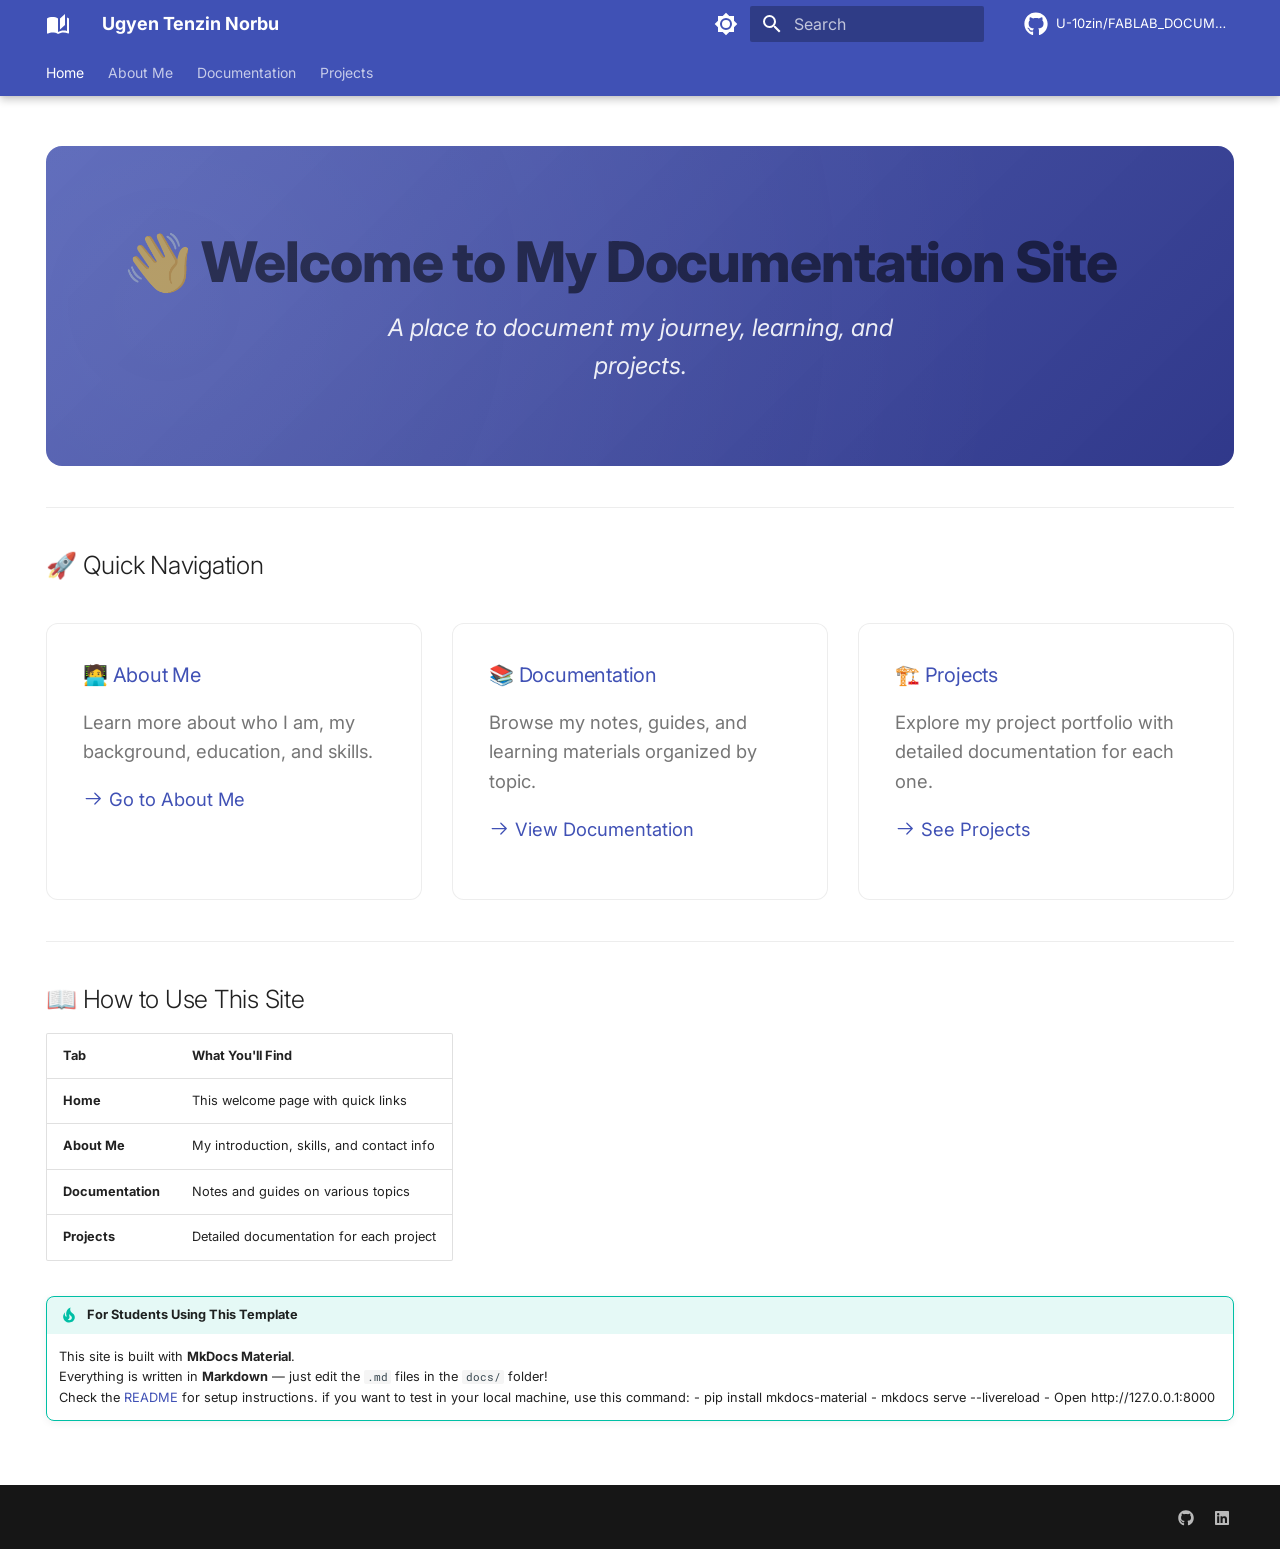
<file: index.html>
<!doctype html>
<html lang="en" class="no-js">
  <head>
    
      <meta charset="utf-8">
      <meta name="viewport" content="width=device-width,initial-scale=1">
      
        <meta name="description" content="My personal documentation site.">
      
      
        <meta name="author" content="UGYEN TENZIN NORBU">
      
      
        <link rel="canonical" href="https://U-10zin.github.io/FABLAB_DOCUMENT/">
      
      
      
        <link rel="next" href="about/">
      
      
        
      
      
      <link rel="icon" href="assets/images/favicon.png">
      <meta name="generator" content="mkdocs-1.6.1, mkdocs-material-9.7.7">
    
    
      
        <title>Welcome - Ugyen Tenzin Norbu</title>
      
    
    
      <link rel="stylesheet" href="assets/stylesheets/main.ec1eaa64.min.css">
      
        
        <link rel="stylesheet" href="assets/stylesheets/palette.ab4e12ef.min.css">
      
      


    
    
      
    
    
      
        
        
        <link rel="preconnect" href="https://fonts.gstatic.com" crossorigin>
        <link rel="stylesheet" href="https://fonts.googleapis.com/css?family=Inter:300,300i,400,400i,700,700i%7CRoboto+Mono:400,400i,700,700i&display=fallback">
        <style>:root{--md-text-font:"Inter";--md-code-font:"Roboto Mono"}</style>
      
    
    
      <link rel="stylesheet" href="stylesheets/extra.css">
    
    <script>__md_scope=new URL(".",location),__md_hash=e=>[...e].reduce(((e,_)=>(e<<5)-e+_.charCodeAt(0)),0),__md_get=(e,_=localStorage,t=__md_scope)=>JSON.parse(_.getItem(t.pathname+"."+e)),__md_set=(e,_,t=localStorage,a=__md_scope)=>{try{t.setItem(a.pathname+"."+e,JSON.stringify(_))}catch(e){}}</script>
    
      

    
    
  </head>
  
  
    
    
      
    
    
    
    
    <body dir="ltr" data-md-color-scheme="default" data-md-color-primary="indigo" data-md-color-accent="teal">
  
    
    <input class="md-toggle" data-md-toggle="drawer" type="checkbox" id="__drawer" autocomplete="off">
    <input class="md-toggle" data-md-toggle="search" type="checkbox" id="__search" autocomplete="off">
    <label class="md-overlay" for="__drawer"></label>
    <div data-md-component="skip">
      
        
        <a href="#welcome-to-my-documentation-site" class="md-skip">
          Skip to content
        </a>
      
    </div>
    <div data-md-component="announce">
      
    </div>
    
    
      

  

<header class="md-header md-header--shadow md-header--lifted" data-md-component="header">
  <nav class="md-header__inner md-grid" aria-label="Header">
    <a href="." title="Ugyen Tenzin Norbu" class="md-header__button md-logo" aria-label="Ugyen Tenzin Norbu" data-md-component="logo">
      
  
  <svg xmlns="http://www.w3.org/2000/svg" viewBox="0 0 24 24"><path d="m19 2-5 4.5v11l5-4.5zM6.5 5C4.55 5 2.45 5.4 1 6.5v14.66c0 .25.25.5.5.5.1 0 .15-.07.25-.07 1.35-.65 3.3-1.09 4.75-1.09 1.95 0 4.05.4 5.5 1.5 1.35-.85 3.8-1.5 5.5-1.5 1.65 0 3.35.31 4.75 1.06.1.05.15.03.25.03.25 0 .5-.25.5-.5V6.5c-.6-.45-1.25-.75-2-1V19c-1.1-.35-2.3-.5-3.5-.5-1.7 0-4.15.65-5.5 1.5V6.5C10.55 5.4 8.45 5 6.5 5"/></svg>

    </a>
    <label class="md-header__button md-icon" for="__drawer">
      
      <svg xmlns="http://www.w3.org/2000/svg" viewBox="0 0 24 24"><path d="M3 6h18v2H3zm0 5h18v2H3zm0 5h18v2H3z"/></svg>
    </label>
    <div class="md-header__title" data-md-component="header-title">
      <div class="md-header__ellipsis">
        <div class="md-header__topic">
          <span class="md-ellipsis">
            Ugyen Tenzin Norbu
          </span>
        </div>
        <div class="md-header__topic" data-md-component="header-topic">
          <span class="md-ellipsis">
            
              Welcome
            
          </span>
        </div>
      </div>
    </div>
    
      
        <form class="md-header__option" data-md-component="palette">
  
    
    
    
    <input class="md-option" data-md-color-media="(prefers-color-scheme: light)" data-md-color-scheme="default" data-md-color-primary="indigo" data-md-color-accent="teal"  aria-label="Switch to dark mode"  type="radio" name="__palette" id="__palette_0">
    
      <label class="md-header__button md-icon" title="Switch to dark mode" for="__palette_1" hidden>
        <svg xmlns="http://www.w3.org/2000/svg" viewBox="0 0 24 24"><path d="M12 8a4 4 0 0 0-4 4 4 4 0 0 0 4 4 4 4 0 0 0 4-4 4 4 0 0 0-4-4m0 10a6 6 0 0 1-6-6 6 6 0 0 1 6-6 6 6 0 0 1 6 6 6 6 0 0 1-6 6m8-9.31V4h-4.69L12 .69 8.69 4H4v4.69L.69 12 4 15.31V20h4.69L12 23.31 15.31 20H20v-4.69L23.31 12z"/></svg>
      </label>
    
  
    
    
    
    <input class="md-option" data-md-color-media="(prefers-color-scheme: dark)" data-md-color-scheme="slate" data-md-color-primary="indigo" data-md-color-accent="teal"  aria-label="Switch to light mode"  type="radio" name="__palette" id="__palette_1">
    
      <label class="md-header__button md-icon" title="Switch to light mode" for="__palette_0" hidden>
        <svg xmlns="http://www.w3.org/2000/svg" viewBox="0 0 24 24"><path d="M12 18c-.89 0-1.74-.2-2.5-.55C11.56 16.5 13 14.42 13 12s-1.44-4.5-3.5-5.45C10.26 6.2 11.11 6 12 6a6 6 0 0 1 6 6 6 6 0 0 1-6 6m8-9.31V4h-4.69L12 .69 8.69 4H4v4.69L.69 12 4 15.31V20h4.69L12 23.31 15.31 20H20v-4.69L23.31 12z"/></svg>
      </label>
    
  
</form>
      
    
    
      <script>var palette=__md_get("__palette");if(palette&&palette.color){if("(prefers-color-scheme)"===palette.color.media){var media=matchMedia("(prefers-color-scheme: light)"),input=document.querySelector(media.matches?"[data-md-color-media='(prefers-color-scheme: light)']":"[data-md-color-media='(prefers-color-scheme: dark)']");palette.color.media=input.getAttribute("data-md-color-media"),palette.color.scheme=input.getAttribute("data-md-color-scheme"),palette.color.primary=input.getAttribute("data-md-color-primary"),palette.color.accent=input.getAttribute("data-md-color-accent")}for(var[key,value]of Object.entries(palette.color))document.body.setAttribute("data-md-color-"+key,value)}</script>
    
    
    
      
      
        <label class="md-header__button md-icon" for="__search">
          
          <svg xmlns="http://www.w3.org/2000/svg" viewBox="0 0 24 24"><path d="M9.5 3A6.5 6.5 0 0 1 16 9.5c0 1.61-.59 3.09-1.56 4.23l.27.27h.79l5 5-1.5 1.5-5-5v-.79l-.27-.27A6.52 6.52 0 0 1 9.5 16 6.5 6.5 0 0 1 3 9.5 6.5 6.5 0 0 1 9.5 3m0 2C7 5 5 7 5 9.5S7 14 9.5 14 14 12 14 9.5 12 5 9.5 5"/></svg>
        </label>
        <div class="md-search" data-md-component="search" role="dialog">
  <label class="md-search__overlay" for="__search"></label>
  <div class="md-search__inner" role="search">
    <form class="md-search__form" name="search">
      <input type="text" class="md-search__input" name="query" aria-label="Search" placeholder="Search" autocapitalize="off" autocorrect="off" autocomplete="off" spellcheck="false" data-md-component="search-query" required>
      <label class="md-search__icon md-icon" for="__search">
        
        <svg xmlns="http://www.w3.org/2000/svg" viewBox="0 0 24 24"><path d="M9.5 3A6.5 6.5 0 0 1 16 9.5c0 1.61-.59 3.09-1.56 4.23l.27.27h.79l5 5-1.5 1.5-5-5v-.79l-.27-.27A6.52 6.52 0 0 1 9.5 16 6.5 6.5 0 0 1 3 9.5 6.5 6.5 0 0 1 9.5 3m0 2C7 5 5 7 5 9.5S7 14 9.5 14 14 12 14 9.5 12 5 9.5 5"/></svg>
        
        <svg xmlns="http://www.w3.org/2000/svg" viewBox="0 0 24 24"><path d="M20 11v2H8l5.5 5.5-1.42 1.42L4.16 12l7.92-7.92L13.5 5.5 8 11z"/></svg>
      </label>
      <nav class="md-search__options" aria-label="Search">
        
        <button type="reset" class="md-search__icon md-icon" title="Clear" aria-label="Clear" tabindex="-1">
          
          <svg xmlns="http://www.w3.org/2000/svg" viewBox="0 0 24 24"><path d="M19 6.41 17.59 5 12 10.59 6.41 5 5 6.41 10.59 12 5 17.59 6.41 19 12 13.41 17.59 19 19 17.59 13.41 12z"/></svg>
        </button>
      </nav>
      
        <div class="md-search__suggest" data-md-component="search-suggest"></div>
      
    </form>
    <div class="md-search__output">
      <div class="md-search__scrollwrap" tabindex="0" data-md-scrollfix>
        <div class="md-search-result" data-md-component="search-result">
          <div class="md-search-result__meta">
            Initializing search
          </div>
          <ol class="md-search-result__list" role="presentation"></ol>
        </div>
      </div>
    </div>
  </div>
</div>
      
    
    
      <div class="md-header__source">
        <a href="https://github.com/U-10zin/FABLAB_DOCUMENT" title="Go to repository" class="md-source" data-md-component="source">
  <div class="md-source__icon md-icon">
    
    <svg xmlns="http://www.w3.org/2000/svg" viewBox="0 0 512 512"><!--! Font Awesome Free 7.1.0 by @fontawesome - https://fontawesome.com License - https://fontawesome.com/license/free (Icons: CC BY 4.0, Fonts: SIL OFL 1.1, Code: MIT License) Copyright 2025 Fonticons, Inc.--><path d="M173.9 397.4c0 2-2.3 3.6-5.2 3.6-3.3.3-5.6-1.3-5.6-3.6 0-2 2.3-3.6 5.2-3.6 3-.3 5.6 1.3 5.6 3.6m-31.1-4.5c-.7 2 1.3 4.3 4.3 4.9 2.6 1 5.6 0 6.2-2s-1.3-4.3-4.3-5.2c-2.6-.7-5.5.3-6.2 2.3m44.2-1.7c-2.9.7-4.9 2.6-4.6 4.9.3 2 2.9 3.3 5.9 2.6 2.9-.7 4.9-2.6 4.6-4.6-.3-1.9-3-3.2-5.9-2.9M252.8 8C114.1 8 8 113.3 8 252c0 110.9 69.8 205.8 169.5 239.2 12.8 2.3 17.3-5.6 17.3-12.1 0-6.2-.3-40.4-.3-61.4 0 0-70 15-84.7-29.8 0 0-11.4-29.1-27.8-36.6 0 0-22.9-15.7 1.6-15.4 0 0 24.9 2 38.6 25.8 21.9 38.6 58.6 27.5 72.9 20.9 2.3-16 8.8-27.1 16-33.7-55.9-6.2-112.3-14.3-112.3-110.5 0-27.5 7.6-41.3 23.6-58.9-2.6-6.5-11.1-33.3 2.6-67.9 20.9-6.5 69 27 69 27 20-5.6 41.5-8.5 62.8-8.5s42.8 2.9 62.8 8.5c0 0 48.1-33.6 69-27 13.7 34.7 5.2 61.4 2.6 67.9 16 17.7 25.8 31.5 25.8 58.9 0 96.5-58.9 104.2-114.8 110.5 9.2 7.9 17 22.9 17 46.4 0 33.7-.3 75.4-.3 83.6 0 6.5 4.6 14.4 17.3 12.1C436.2 457.8 504 362.9 504 252 504 113.3 391.5 8 252.8 8M105.2 352.9c-1.3 1-1 3.3.7 5.2 1.6 1.6 3.9 2.3 5.2 1 1.3-1 1-3.3-.7-5.2-1.6-1.6-3.9-2.3-5.2-1m-10.8-8.1c-.7 1.3.3 2.9 2.3 3.9 1.6 1 3.6.7 4.3-.7.7-1.3-.3-2.9-2.3-3.9-2-.6-3.6-.3-4.3.7m32.4 35.6c-1.6 1.3-1 4.3 1.3 6.2 2.3 2.3 5.2 2.6 6.5 1 1.3-1.3.7-4.3-1.3-6.2-2.2-2.3-5.2-2.6-6.5-1m-11.4-14.7c-1.6 1-1.6 3.6 0 5.9s4.3 3.3 5.6 2.3c1.6-1.3 1.6-3.9 0-6.2-1.4-2.3-4-3.3-5.6-2"/></svg>
  </div>
  <div class="md-source__repository">
    U-10zin/FABLAB_DOCUMENT
  </div>
</a>
      </div>
    
  </nav>
  
    
      
<nav class="md-tabs" aria-label="Tabs" data-md-component="tabs">
  <div class="md-grid">
    <ul class="md-tabs__list">
      
        
  
  
  
    
  
  
    
    
      <li class="md-tabs__item md-tabs__item--active">
        <a href="." class="md-tabs__link">
          
  
  
  Home

        </a>
      </li>
    
  

      
        
  
  
  
  
    
    
      <li class="md-tabs__item">
        <a href="about/" class="md-tabs__link">
          
  
  
  About Me

        </a>
      </li>
    
  

      
        
  
  
  
  
    
    
      <li class="md-tabs__item">
        <a href="documentation/" class="md-tabs__link">
          
  
  
  Documentation

        </a>
      </li>
    
  

      
        
  
  
  
  
    
    
      <li class="md-tabs__item">
        <a href="projects/" class="md-tabs__link">
          
  
  
  Projects

        </a>
      </li>
    
  

      
    </ul>
  </div>
</nav>
    
  
</header>
    
    <div class="md-container" data-md-component="container">
      
      
        
      
      <main class="md-main" data-md-component="main">
        <div class="md-main__inner md-grid">
          
            
              
                
              
              <div class="md-sidebar md-sidebar--primary" data-md-component="sidebar" data-md-type="navigation" hidden>
                <div class="md-sidebar__scrollwrap">
                  <div class="md-sidebar__inner">
                    


  


<nav class="md-nav md-nav--primary md-nav--lifted" aria-label="Navigation" data-md-level="0">
  <label class="md-nav__title" for="__drawer">
    <a href="." title="Ugyen Tenzin Norbu" class="md-nav__button md-logo" aria-label="Ugyen Tenzin Norbu" data-md-component="logo">
      
  
  <svg xmlns="http://www.w3.org/2000/svg" viewBox="0 0 24 24"><path d="m19 2-5 4.5v11l5-4.5zM6.5 5C4.55 5 2.45 5.4 1 6.5v14.66c0 .25.25.5.5.5.1 0 .15-.07.25-.07 1.35-.65 3.3-1.09 4.75-1.09 1.95 0 4.05.4 5.5 1.5 1.35-.85 3.8-1.5 5.5-1.5 1.65 0 3.35.31 4.75 1.06.1.05.15.03.25.03.25 0 .5-.25.5-.5V6.5c-.6-.45-1.25-.75-2-1V19c-1.1-.35-2.3-.5-3.5-.5-1.7 0-4.15.65-5.5 1.5V6.5C10.55 5.4 8.45 5 6.5 5"/></svg>

    </a>
    Ugyen Tenzin Norbu
  </label>
  
    <div class="md-nav__source">
      <a href="https://github.com/U-10zin/FABLAB_DOCUMENT" title="Go to repository" class="md-source" data-md-component="source">
  <div class="md-source__icon md-icon">
    
    <svg xmlns="http://www.w3.org/2000/svg" viewBox="0 0 512 512"><!--! Font Awesome Free 7.1.0 by @fontawesome - https://fontawesome.com License - https://fontawesome.com/license/free (Icons: CC BY 4.0, Fonts: SIL OFL 1.1, Code: MIT License) Copyright 2025 Fonticons, Inc.--><path d="M173.9 397.4c0 2-2.3 3.6-5.2 3.6-3.3.3-5.6-1.3-5.6-3.6 0-2 2.3-3.6 5.2-3.6 3-.3 5.6 1.3 5.6 3.6m-31.1-4.5c-.7 2 1.3 4.3 4.3 4.9 2.6 1 5.6 0 6.2-2s-1.3-4.3-4.3-5.2c-2.6-.7-5.5.3-6.2 2.3m44.2-1.7c-2.9.7-4.9 2.6-4.6 4.9.3 2 2.9 3.3 5.9 2.6 2.9-.7 4.9-2.6 4.6-4.6-.3-1.9-3-3.2-5.9-2.9M252.8 8C114.1 8 8 113.3 8 252c0 110.9 69.8 205.8 169.5 239.2 12.8 2.3 17.3-5.6 17.3-12.1 0-6.2-.3-40.4-.3-61.4 0 0-70 15-84.7-29.8 0 0-11.4-29.1-27.8-36.6 0 0-22.9-15.7 1.6-15.4 0 0 24.9 2 38.6 25.8 21.9 38.6 58.6 27.5 72.9 20.9 2.3-16 8.8-27.1 16-33.7-55.9-6.2-112.3-14.3-112.3-110.5 0-27.5 7.6-41.3 23.6-58.9-2.6-6.5-11.1-33.3 2.6-67.9 20.9-6.5 69 27 69 27 20-5.6 41.5-8.5 62.8-8.5s42.8 2.9 62.8 8.5c0 0 48.1-33.6 69-27 13.7 34.7 5.2 61.4 2.6 67.9 16 17.7 25.8 31.5 25.8 58.9 0 96.5-58.9 104.2-114.8 110.5 9.2 7.9 17 22.9 17 46.4 0 33.7-.3 75.4-.3 83.6 0 6.5 4.6 14.4 17.3 12.1C436.2 457.8 504 362.9 504 252 504 113.3 391.5 8 252.8 8M105.2 352.9c-1.3 1-1 3.3.7 5.2 1.6 1.6 3.9 2.3 5.2 1 1.3-1 1-3.3-.7-5.2-1.6-1.6-3.9-2.3-5.2-1m-10.8-8.1c-.7 1.3.3 2.9 2.3 3.9 1.6 1 3.6.7 4.3-.7.7-1.3-.3-2.9-2.3-3.9-2-.6-3.6-.3-4.3.7m32.4 35.6c-1.6 1.3-1 4.3 1.3 6.2 2.3 2.3 5.2 2.6 6.5 1 1.3-1.3.7-4.3-1.3-6.2-2.2-2.3-5.2-2.6-6.5-1m-11.4-14.7c-1.6 1-1.6 3.6 0 5.9s4.3 3.3 5.6 2.3c1.6-1.3 1.6-3.9 0-6.2-1.4-2.3-4-3.3-5.6-2"/></svg>
  </div>
  <div class="md-source__repository">
    U-10zin/FABLAB_DOCUMENT
  </div>
</a>
    </div>
  
  <ul class="md-nav__list" data-md-scrollfix>
    
      
      
  
  
    
  
  
  
    
    
    
    
      
        
        
      
      
        
      
    
    
    <li class="md-nav__item md-nav__item--active md-nav__item--section md-nav__item--nested">
      
        
        
        <input class="md-nav__toggle md-toggle " type="checkbox" id="__nav_1" checked>
        
          
          <label class="md-nav__link" for="__nav_1" id="__nav_1_label" tabindex="">
            
  
  
  <span class="md-ellipsis">
    
  
    Home
  

    
  </span>
  
  

            <span class="md-nav__icon md-icon"></span>
          </label>
        
        <nav class="md-nav" data-md-level="1" aria-labelledby="__nav_1_label" aria-expanded="true">
          <label class="md-nav__title" for="__nav_1">
            <span class="md-nav__icon md-icon"></span>
            
  
    Home
  

          </label>
          <ul class="md-nav__list" data-md-scrollfix>
            
              
                
  
  
    
  
  
  
    <li class="md-nav__item md-nav__item--active">
      
      <input class="md-nav__toggle md-toggle" type="checkbox" id="__toc">
      
      
        
      
      
        <label class="md-nav__link md-nav__link--active" for="__toc">
          
  
  
  <span class="md-ellipsis">
    
  
    Welcome
  

    
  </span>
  
  

          <span class="md-nav__icon md-icon"></span>
        </label>
      
      <a href="." class="md-nav__link md-nav__link--active">
        
  
  
  <span class="md-ellipsis">
    
  
    Welcome
  

    
  </span>
  
  

      </a>
      
        

<nav class="md-nav md-nav--secondary" aria-label="Table of contents">
  
  
  
    
  
  
    <label class="md-nav__title" for="__toc">
      <span class="md-nav__icon md-icon"></span>
      Table of contents
    </label>
    <ul class="md-nav__list" data-md-component="toc" data-md-scrollfix>
      
        <li class="md-nav__item">
  <a href="#quick-navigation" class="md-nav__link">
    <span class="md-ellipsis">
      
        🚀 Quick Navigation
      
    </span>
  </a>
  
    <nav class="md-nav" aria-label="🚀 Quick Navigation">
      <ul class="md-nav__list">
        
          <li class="md-nav__item">
  <a href="#about-me" class="md-nav__link">
    <span class="md-ellipsis">
      
        🧑‍💻 About Me
      
    </span>
  </a>
  
</li>
        
          <li class="md-nav__item">
  <a href="#documentation" class="md-nav__link">
    <span class="md-ellipsis">
      
        📚 Documentation
      
    </span>
  </a>
  
</li>
        
          <li class="md-nav__item">
  <a href="#projects" class="md-nav__link">
    <span class="md-ellipsis">
      
        🏗️ Projects
      
    </span>
  </a>
  
</li>
        
      </ul>
    </nav>
  
</li>
      
        <li class="md-nav__item">
  <a href="#how-to-use-this-site" class="md-nav__link">
    <span class="md-ellipsis">
      
        📖 How to Use This Site
      
    </span>
  </a>
  
</li>
      
    </ul>
  
</nav>
      
    </li>
  

              
            
          </ul>
        </nav>
      
    </li>
  

    
      
      
  
  
  
  
    
    
    
    
      
      
        
      
    
    
    <li class="md-nav__item md-nav__item--nested">
      
        
        
          
        
        <input class="md-nav__toggle md-toggle md-toggle--indeterminate" type="checkbox" id="__nav_2" >
        
          
          <label class="md-nav__link" for="__nav_2" id="__nav_2_label" tabindex="0">
            
  
  
  <span class="md-ellipsis">
    
  
    About Me
  

    
  </span>
  
  

            <span class="md-nav__icon md-icon"></span>
          </label>
        
        <nav class="md-nav" data-md-level="1" aria-labelledby="__nav_2_label" aria-expanded="false">
          <label class="md-nav__title" for="__nav_2">
            <span class="md-nav__icon md-icon"></span>
            
  
    About Me
  

          </label>
          <ul class="md-nav__list" data-md-scrollfix>
            
              
                
  
  
  
  
    <li class="md-nav__item">
      <a href="about/" class="md-nav__link">
        
  
  
  <span class="md-ellipsis">
    
  
    Introduction
  

    
  </span>
  
  

      </a>
    </li>
  

              
            
          </ul>
        </nav>
      
    </li>
  

    
      
      
  
  
  
  
    
    
    
    
      
      
        
      
    
    
    <li class="md-nav__item md-nav__item--nested">
      
        
        
          
        
        <input class="md-nav__toggle md-toggle md-toggle--indeterminate" type="checkbox" id="__nav_3" >
        
          
          <label class="md-nav__link" for="__nav_3" id="__nav_3_label" tabindex="0">
            
  
  
  <span class="md-ellipsis">
    
  
    Documentation
  

    
  </span>
  
  

            <span class="md-nav__icon md-icon"></span>
          </label>
        
        <nav class="md-nav" data-md-level="1" aria-labelledby="__nav_3_label" aria-expanded="false">
          <label class="md-nav__title" for="__nav_3">
            <span class="md-nav__icon md-icon"></span>
            
  
    Documentation
  

          </label>
          <ul class="md-nav__list" data-md-scrollfix>
            
              
                
  
  
  
  
    <li class="md-nav__item">
      <a href="documentation/" class="md-nav__link">
        
  
  
  <span class="md-ellipsis">
    
  
    Overview
  

    
  </span>
  
  

      </a>
    </li>
  

              
            
              
                
  
  
  
  
    <li class="md-nav__item">
      <a href="documentation/github-deployment/" class="md-nav__link">
        
  
  
  <span class="md-ellipsis">
    
  
    Deploy to GitHub Pages
  

    
  </span>
  
  

      </a>
    </li>
  

              
            
              
                
  
  
  
  
    <li class="md-nav__item">
      <a href="documentation/expectation/" class="md-nav__link">
        
  
  
  <span class="md-ellipsis">
    
  
    Expectation and Roles
  

    
  </span>
  
  

      </a>
    </li>
  

              
            
              
                
  
  
  
  
    <li class="md-nav__item">
      <a href="documentation/getting-started/" class="md-nav__link">
        
  
  
  <span class="md-ellipsis">
    
  
    Getting Started Guide
  

    
  </span>
  
  

      </a>
    </li>
  

              
            
              
                
  
  
  
  
    <li class="md-nav__item">
      <a href="documentation/basic_simulation/" class="md-nav__link">
        
  
  
  <span class="md-ellipsis">
    
  
    Basic Simulation TinkerCad
  

    
  </span>
  
  

      </a>
    </li>
  

              
            
              
                
  
  
  
  
    <li class="md-nav__item">
      <a href="documentation/installation/" class="md-nav__link">
        
  
  
  <span class="md-ellipsis">
    
  
    Softwares
  

    
  </span>
  
  

      </a>
    </li>
  

              
            
              
                
  
  
  
  
    <li class="md-nav__item">
      <a href="documentation/led_blink/" class="md-nav__link">
        
  
  
  <span class="md-ellipsis">
    
  
    Blinking LED
  

    
  </span>
  
  

      </a>
    </li>
  

              
            
              
                
  
  
  
  
    <li class="md-nav__item">
      <a href="documentation/template/" class="md-nav__link">
        
  
  
  <span class="md-ellipsis">
    
  
    Blank Template
  

    
  </span>
  
  

      </a>
    </li>
  

              
            
              
                
  
  
  
  
    <li class="md-nav__item">
      <a href="documentation/3d_design/" class="md-nav__link">
        
  
  
  <span class="md-ellipsis">
    
  
    3D Designing
  

    
  </span>
  
  

      </a>
    </li>
  

              
            
          </ul>
        </nav>
      
    </li>
  

    
      
      
  
  
  
  
    
    
    
    
      
      
        
      
    
    
    <li class="md-nav__item md-nav__item--nested">
      
        
        
          
        
        <input class="md-nav__toggle md-toggle md-toggle--indeterminate" type="checkbox" id="__nav_4" >
        
          
          <label class="md-nav__link" for="__nav_4" id="__nav_4_label" tabindex="0">
            
  
  
  <span class="md-ellipsis">
    
  
    Projects
  

    
  </span>
  
  

            <span class="md-nav__icon md-icon"></span>
          </label>
        
        <nav class="md-nav" data-md-level="1" aria-labelledby="__nav_4_label" aria-expanded="false">
          <label class="md-nav__title" for="__nav_4">
            <span class="md-nav__icon md-icon"></span>
            
  
    Projects
  

          </label>
          <ul class="md-nav__list" data-md-scrollfix>
            
              
                
  
  
  
  
    <li class="md-nav__item">
      <a href="projects/" class="md-nav__link">
        
  
  
  <span class="md-ellipsis">
    
  
    Overview
  

    
  </span>
  
  

      </a>
    </li>
  

              
            
              
                
  
  
  
  
    <li class="md-nav__item">
      <a href="projects/project-template/" class="md-nav__link">
        
  
  
  <span class="md-ellipsis">
    
  
    Project Template
  

    
  </span>
  
  

      </a>
    </li>
  

              
            
          </ul>
        </nav>
      
    </li>
  

    
  </ul>
</nav>
                  </div>
                </div>
              </div>
            
            
              
                
              
              <div class="md-sidebar md-sidebar--secondary" data-md-component="sidebar" data-md-type="toc" hidden>
                <div class="md-sidebar__scrollwrap">
                  <div class="md-sidebar__inner">
                    

<nav class="md-nav md-nav--secondary" aria-label="Table of contents">
  
  
  
    
  
  
    <label class="md-nav__title" for="__toc">
      <span class="md-nav__icon md-icon"></span>
      Table of contents
    </label>
    <ul class="md-nav__list" data-md-component="toc" data-md-scrollfix>
      
        <li class="md-nav__item">
  <a href="#quick-navigation" class="md-nav__link">
    <span class="md-ellipsis">
      
        🚀 Quick Navigation
      
    </span>
  </a>
  
    <nav class="md-nav" aria-label="🚀 Quick Navigation">
      <ul class="md-nav__list">
        
          <li class="md-nav__item">
  <a href="#about-me" class="md-nav__link">
    <span class="md-ellipsis">
      
        🧑‍💻 About Me
      
    </span>
  </a>
  
</li>
        
          <li class="md-nav__item">
  <a href="#documentation" class="md-nav__link">
    <span class="md-ellipsis">
      
        📚 Documentation
      
    </span>
  </a>
  
</li>
        
          <li class="md-nav__item">
  <a href="#projects" class="md-nav__link">
    <span class="md-ellipsis">
      
        🏗️ Projects
      
    </span>
  </a>
  
</li>
        
      </ul>
    </nav>
  
</li>
      
        <li class="md-nav__item">
  <a href="#how-to-use-this-site" class="md-nav__link">
    <span class="md-ellipsis">
      
        📖 How to Use This Site
      
    </span>
  </a>
  
</li>
      
    </ul>
  
</nav>
                  </div>
                </div>
              </div>
            
          
          
            <div class="md-content" data-md-component="content">
              
              <article class="md-content__inner md-typeset">
                
                  
  



  
  


<!-- Hero Section -->
<!-- 👇 Replace YOUR_FILE_ID with your Google Drive image file ID -->
<div class="hero-section has-bg-image" style="background: linear-gradient(135deg, rgba(57,73,171,0.85), rgba(26,35,126,0.9)), url('https://drive.google.com/thumbnail?id=1iVdVfoI-_ifTUeUo5pv37j6cUKNF4Czp&amp;sz=w1600') center/cover no-repeat;">
<h1 id="welcome-to-my-documentation-site">👋 Welcome to My Documentation Site<a class="headerlink" href="#welcome-to-my-documentation-site" title="Permanent link">&para;</a></h1>
<p><em>A place to document my journey, learning, and projects.</em></p>
</div>
<hr />
<h2 id="quick-navigation">🚀 Quick Navigation<a class="headerlink" href="#quick-navigation" title="Permanent link">&para;</a></h2>
<div class="card-grid">
<div class="card">
<h3 id="about-me">🧑‍💻 About Me<a class="headerlink" href="#about-me" title="Permanent link">&para;</a></h3>
<p>Learn more about who I am, my background, education, and skills.</p>
<p><a href="about/"><span class="twemoji"><svg xmlns="http://www.w3.org/2000/svg" viewBox="0 0 24 24"><path d="M13.22 19.03a.75.75 0 0 1 0-1.06L18.19 13H3.75a.75.75 0 0 1 0-1.5h14.44l-4.97-4.97a.749.749 0 0 1 .326-1.275.75.75 0 0 1 .734.215l6.25 6.25a.75.75 0 0 1 0 1.06l-6.25 6.25a.75.75 0 0 1-1.06 0"/></svg></span> Go to About Me</a></p>
</div>
<div class="card">
<h3 id="documentation">📚 Documentation<a class="headerlink" href="#documentation" title="Permanent link">&para;</a></h3>
<p>Browse my notes, guides, and learning materials organized by topic.</p>
<p><a href="documentation/"><span class="twemoji"><svg xmlns="http://www.w3.org/2000/svg" viewBox="0 0 24 24"><path d="M13.22 19.03a.75.75 0 0 1 0-1.06L18.19 13H3.75a.75.75 0 0 1 0-1.5h14.44l-4.97-4.97a.749.749 0 0 1 .326-1.275.75.75 0 0 1 .734.215l6.25 6.25a.75.75 0 0 1 0 1.06l-6.25 6.25a.75.75 0 0 1-1.06 0"/></svg></span> View Documentation</a></p>
</div>
<div class="card">
<h3 id="projects">🏗️ Projects<a class="headerlink" href="#projects" title="Permanent link">&para;</a></h3>
<p>Explore my project portfolio with detailed documentation for each one.</p>
<p><a href="projects/"><span class="twemoji"><svg xmlns="http://www.w3.org/2000/svg" viewBox="0 0 24 24"><path d="M13.22 19.03a.75.75 0 0 1 0-1.06L18.19 13H3.75a.75.75 0 0 1 0-1.5h14.44l-4.97-4.97a.749.749 0 0 1 .326-1.275.75.75 0 0 1 .734.215l6.25 6.25a.75.75 0 0 1 0 1.06l-6.25 6.25a.75.75 0 0 1-1.06 0"/></svg></span> See Projects</a></p>
</div>
</div>
<hr />
<h2 id="how-to-use-this-site">📖 How to Use This Site<a class="headerlink" href="#how-to-use-this-site" title="Permanent link">&para;</a></h2>
<table>
<thead>
<tr>
<th>Tab</th>
<th>What You'll Find</th>
</tr>
</thead>
<tbody>
<tr>
<td><strong>Home</strong></td>
<td>This welcome page with quick links</td>
</tr>
<tr>
<td><strong>About Me</strong></td>
<td>My introduction, skills, and contact info</td>
</tr>
<tr>
<td><strong>Documentation</strong></td>
<td>Notes and guides on various topics</td>
</tr>
<tr>
<td><strong>Projects</strong></td>
<td>Detailed documentation for each project</td>
</tr>
</tbody>
</table>
<div class="admonition tip">
<p class="admonition-title">For Students Using This Template</p>
<p>This site is built with <strong>MkDocs Material</strong>.<br />
Everything is written in <strong>Markdown</strong> — just edit the <code>.md</code> files in the <code>docs/</code> folder!<br />
Check the <a href="https://github.com/yourusername/yourrepo">README</a> for setup instructions.
if you want to test in your local machine, use this command: 
- pip install mkdocs-material
- mkdocs serve --livereload
- Open http://127.0.0.1:8000</p>
</div>







  
  




  



                
              </article>
            </div>
          
          
  <script>var tabs=__md_get("__tabs");if(Array.isArray(tabs))e:for(var set of document.querySelectorAll(".tabbed-set")){var labels=set.querySelector(".tabbed-labels");for(var tab of tabs)for(var label of labels.getElementsByTagName("label"))if(label.innerText.trim()===tab){var input=document.getElementById(label.htmlFor);input.checked=!0;continue e}}</script>

<script>var target=document.getElementById(location.hash.slice(1));target&&target.name&&(target.checked=target.name.startsWith("__tabbed_"))</script>
        </div>
        
          <button type="button" class="md-top md-icon" data-md-component="top" hidden>
  
  <svg xmlns="http://www.w3.org/2000/svg" viewBox="0 0 24 24"><path d="M13 20h-2V8l-5.5 5.5-1.42-1.42L12 4.16l7.92 7.92-1.42 1.42L13 8z"/></svg>
  Back to top
</button>
        
      </main>
      
        <footer class="md-footer">
  
  <div class="md-footer-meta md-typeset">
    <div class="md-footer-meta__inner md-grid">
      <div class="md-copyright">
  
  
</div>
      
        
<div class="md-social">
  
    
    
    
    
    <a href="https://github.com/yourusername" target="_blank" rel="noopener" title="GitHub" class="md-social__link">
      <svg xmlns="http://www.w3.org/2000/svg" viewBox="0 0 512 512"><!--! Font Awesome Free 7.1.0 by @fontawesome - https://fontawesome.com License - https://fontawesome.com/license/free (Icons: CC BY 4.0, Fonts: SIL OFL 1.1, Code: MIT License) Copyright 2025 Fonticons, Inc.--><path d="M173.9 397.4c0 2-2.3 3.6-5.2 3.6-3.3.3-5.6-1.3-5.6-3.6 0-2 2.3-3.6 5.2-3.6 3-.3 5.6 1.3 5.6 3.6m-31.1-4.5c-.7 2 1.3 4.3 4.3 4.9 2.6 1 5.6 0 6.2-2s-1.3-4.3-4.3-5.2c-2.6-.7-5.5.3-6.2 2.3m44.2-1.7c-2.9.7-4.9 2.6-4.6 4.9.3 2 2.9 3.3 5.9 2.6 2.9-.7 4.9-2.6 4.6-4.6-.3-1.9-3-3.2-5.9-2.9M252.8 8C114.1 8 8 113.3 8 252c0 110.9 69.8 205.8 169.5 239.2 12.8 2.3 17.3-5.6 17.3-12.1 0-6.2-.3-40.4-.3-61.4 0 0-70 15-84.7-29.8 0 0-11.4-29.1-27.8-36.6 0 0-22.9-15.7 1.6-15.4 0 0 24.9 2 38.6 25.8 21.9 38.6 58.6 27.5 72.9 20.9 2.3-16 8.8-27.1 16-33.7-55.9-6.2-112.3-14.3-112.3-110.5 0-27.5 7.6-41.3 23.6-58.9-2.6-6.5-11.1-33.3 2.6-67.9 20.9-6.5 69 27 69 27 20-5.6 41.5-8.5 62.8-8.5s42.8 2.9 62.8 8.5c0 0 48.1-33.6 69-27 13.7 34.7 5.2 61.4 2.6 67.9 16 17.7 25.8 31.5 25.8 58.9 0 96.5-58.9 104.2-114.8 110.5 9.2 7.9 17 22.9 17 46.4 0 33.7-.3 75.4-.3 83.6 0 6.5 4.6 14.4 17.3 12.1C436.2 457.8 504 362.9 504 252 504 113.3 391.5 8 252.8 8M105.2 352.9c-1.3 1-1 3.3.7 5.2 1.6 1.6 3.9 2.3 5.2 1 1.3-1 1-3.3-.7-5.2-1.6-1.6-3.9-2.3-5.2-1m-10.8-8.1c-.7 1.3.3 2.9 2.3 3.9 1.6 1 3.6.7 4.3-.7.7-1.3-.3-2.9-2.3-3.9-2-.6-3.6-.3-4.3.7m32.4 35.6c-1.6 1.3-1 4.3 1.3 6.2 2.3 2.3 5.2 2.6 6.5 1 1.3-1.3.7-4.3-1.3-6.2-2.2-2.3-5.2-2.6-6.5-1m-11.4-14.7c-1.6 1-1.6 3.6 0 5.9s4.3 3.3 5.6 2.3c1.6-1.3 1.6-3.9 0-6.2-1.4-2.3-4-3.3-5.6-2"/></svg>
    </a>
  
    
    
    
    
    <a href="https://linkedin.com/in/yourusername" target="_blank" rel="noopener" title="LinkedIn" class="md-social__link">
      <svg xmlns="http://www.w3.org/2000/svg" viewBox="0 0 448 512"><!--! Font Awesome Free 7.1.0 by @fontawesome - https://fontawesome.com License - https://fontawesome.com/license/free (Icons: CC BY 4.0, Fonts: SIL OFL 1.1, Code: MIT License) Copyright 2025 Fonticons, Inc.--><path d="M416 32H31.9C14.3 32 0 46.5 0 64.3v383.4C0 465.5 14.3 480 31.9 480H416c17.6 0 32-14.5 32-32.3V64.3c0-17.8-14.4-32.3-32-32.3M135.4 416H69V202.2h66.5V416zM102.2 96a38.5 38.5 0 1 1 0 77 38.5 38.5 0 1 1 0-77m282.1 320h-66.4V312c0-24.8-.5-56.7-34.5-56.7-34.6 0-39.9 27-39.9 54.9V416h-66.4V202.2h63.7v29.2h.9c8.9-16.8 30.6-34.5 62.9-34.5 67.2 0 79.7 44.3 79.7 101.9z"/></svg>
    </a>
  
</div>
      
    </div>
  </div>
</footer>
      
    </div>
    <div class="md-dialog" data-md-component="dialog">
      <div class="md-dialog__inner md-typeset"></div>
    </div>
    
      <div class="md-progress" data-md-component="progress" role="progressbar"></div>
    
    
    
      
      
      <script id="__config" type="application/json">{"annotate": null, "base": ".", "features": ["navigation.tabs", "navigation.tabs.sticky", "navigation.sections", "navigation.expand", "navigation.top", "navigation.instant", "navigation.instant.progress", "search.suggest", "search.highlight", "content.code.copy", "content.tabs.link", "toc.follow"], "search": "assets/javascripts/workers/search.2c215733.min.js", "tags": null, "translations": {"clipboard.copied": "Copied to clipboard", "clipboard.copy": "Copy to clipboard", "search.result.more.one": "1 more on this page", "search.result.more.other": "# more on this page", "search.result.none": "No matching documents", "search.result.one": "1 matching document", "search.result.other": "# matching documents", "search.result.placeholder": "Type to start searching", "search.result.term.missing": "Missing", "select.version": "Select version"}, "version": null}</script>
    
    
      <script src="assets/javascripts/bundle.d7400e89.min.js"></script>
      
    
  </body>
</html>
</file>
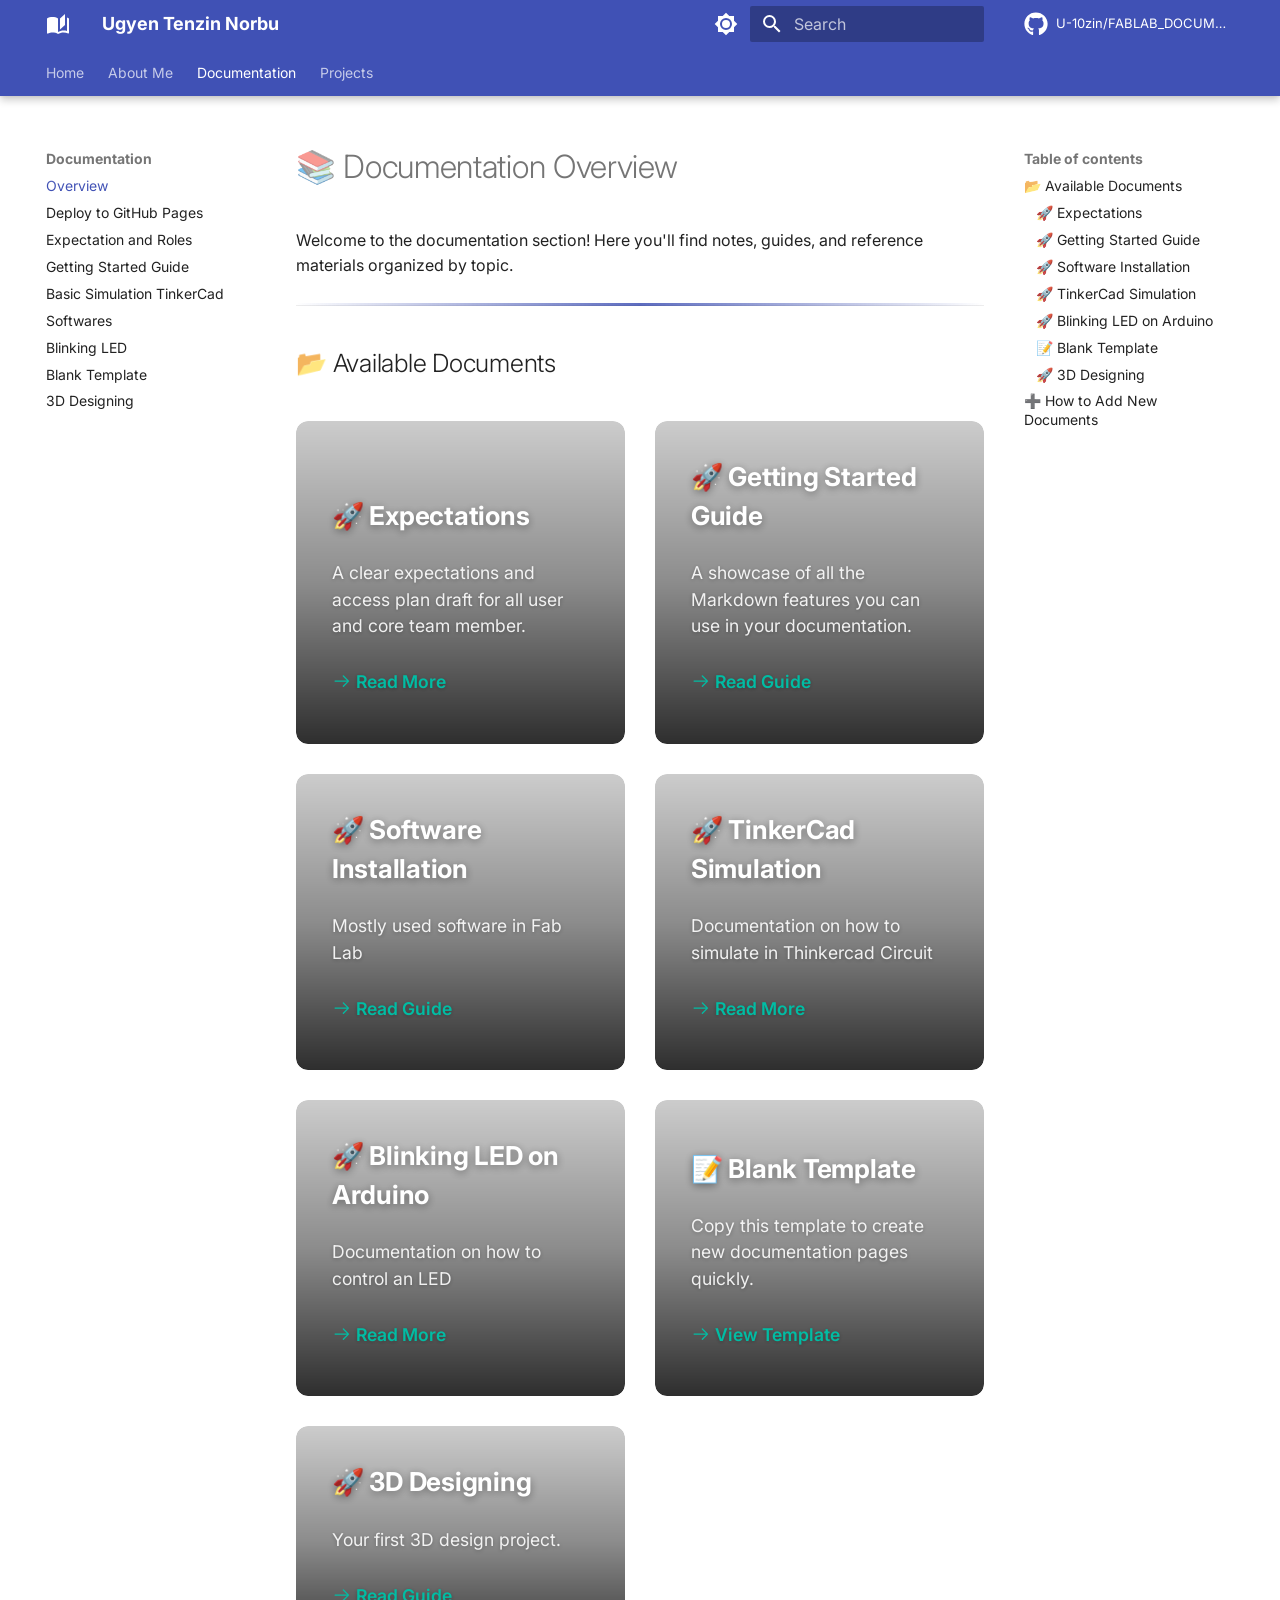
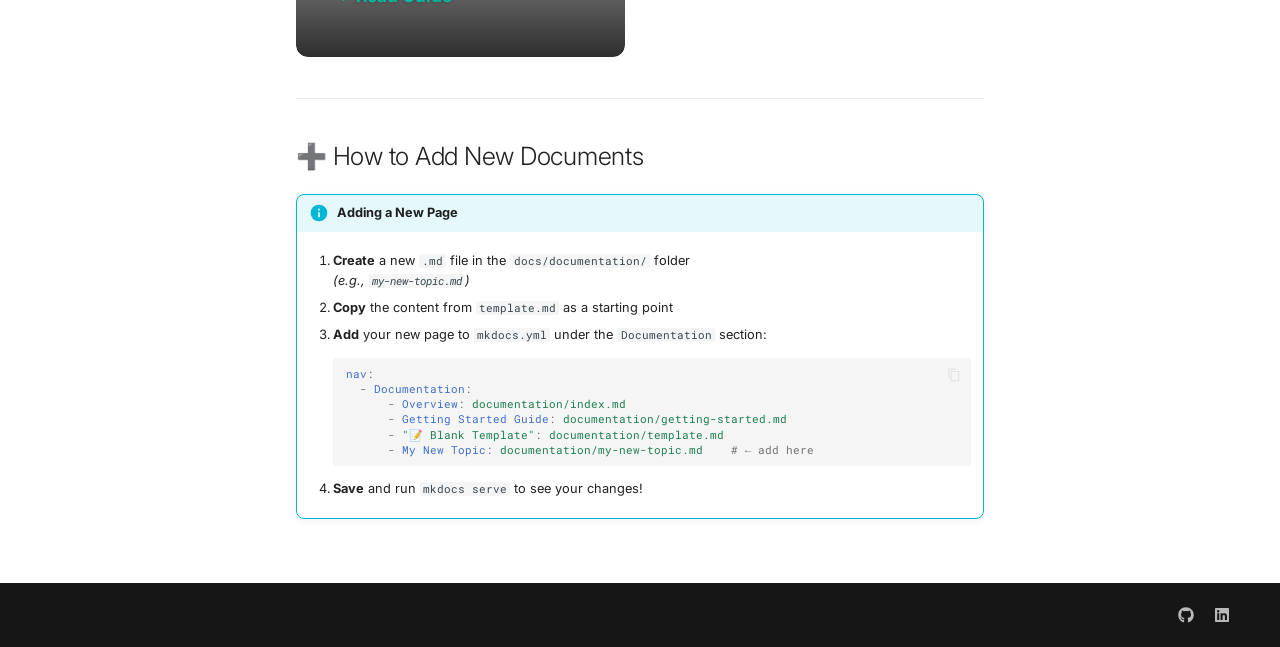
<file: documentation/index.html>
<!doctype html>
<html lang="en" class="no-js">
  <head>
    
      <meta charset="utf-8">
      <meta name="viewport" content="width=device-width,initial-scale=1">
      
        <meta name="description" content="My personal documentation site.">
      
      
        <meta name="author" content="UGYEN TENZIN NORBU">
      
      
        <link rel="canonical" href="https://U-10zin.github.io/FABLAB_DOCUMENT/documentation/">
      
      
        <link rel="prev" href="../about/">
      
      
        <link rel="next" href="github-deployment/">
      
      
        
      
      
      <link rel="icon" href="../assets/images/favicon.png">
      <meta name="generator" content="mkdocs-1.6.1, mkdocs-material-9.7.7">
    
    
      
        <title>Documentation - Ugyen Tenzin Norbu</title>
      
    
    
      <link rel="stylesheet" href="../assets/stylesheets/main.ec1eaa64.min.css">
      
        
        <link rel="stylesheet" href="../assets/stylesheets/palette.ab4e12ef.min.css">
      
      


    
    
      
    
    
      
        
        
        <link rel="preconnect" href="https://fonts.gstatic.com" crossorigin>
        <link rel="stylesheet" href="https://fonts.googleapis.com/css?family=Inter:300,300i,400,400i,700,700i%7CRoboto+Mono:400,400i,700,700i&display=fallback">
        <style>:root{--md-text-font:"Inter";--md-code-font:"Roboto Mono"}</style>
      
    
    
      <link rel="stylesheet" href="../stylesheets/extra.css">
    
    <script>__md_scope=new URL("..",location),__md_hash=e=>[...e].reduce(((e,_)=>(e<<5)-e+_.charCodeAt(0)),0),__md_get=(e,_=localStorage,t=__md_scope)=>JSON.parse(_.getItem(t.pathname+"."+e)),__md_set=(e,_,t=localStorage,a=__md_scope)=>{try{t.setItem(a.pathname+"."+e,JSON.stringify(_))}catch(e){}}</script>
    
      

    
    
  </head>
  
  
    
    
      
    
    
    
    
    <body dir="ltr" data-md-color-scheme="default" data-md-color-primary="indigo" data-md-color-accent="teal">
  
    
    <input class="md-toggle" data-md-toggle="drawer" type="checkbox" id="__drawer" autocomplete="off">
    <input class="md-toggle" data-md-toggle="search" type="checkbox" id="__search" autocomplete="off">
    <label class="md-overlay" for="__drawer"></label>
    <div data-md-component="skip">
      
        
        <a href="#documentation-overview" class="md-skip">
          Skip to content
        </a>
      
    </div>
    <div data-md-component="announce">
      
    </div>
    
    
      

  

<header class="md-header md-header--shadow md-header--lifted" data-md-component="header">
  <nav class="md-header__inner md-grid" aria-label="Header">
    <a href=".." title="Ugyen Tenzin Norbu" class="md-header__button md-logo" aria-label="Ugyen Tenzin Norbu" data-md-component="logo">
      
  
  <svg xmlns="http://www.w3.org/2000/svg" viewBox="0 0 24 24"><path d="m19 2-5 4.5v11l5-4.5zM6.5 5C4.55 5 2.45 5.4 1 6.5v14.66c0 .25.25.5.5.5.1 0 .15-.07.25-.07 1.35-.65 3.3-1.09 4.75-1.09 1.95 0 4.05.4 5.5 1.5 1.35-.85 3.8-1.5 5.5-1.5 1.65 0 3.35.31 4.75 1.06.1.05.15.03.25.03.25 0 .5-.25.5-.5V6.5c-.6-.45-1.25-.75-2-1V19c-1.1-.35-2.3-.5-3.5-.5-1.7 0-4.15.65-5.5 1.5V6.5C10.55 5.4 8.45 5 6.5 5"/></svg>

    </a>
    <label class="md-header__button md-icon" for="__drawer">
      
      <svg xmlns="http://www.w3.org/2000/svg" viewBox="0 0 24 24"><path d="M3 6h18v2H3zm0 5h18v2H3zm0 5h18v2H3z"/></svg>
    </label>
    <div class="md-header__title" data-md-component="header-title">
      <div class="md-header__ellipsis">
        <div class="md-header__topic">
          <span class="md-ellipsis">
            Ugyen Tenzin Norbu
          </span>
        </div>
        <div class="md-header__topic" data-md-component="header-topic">
          <span class="md-ellipsis">
            
              Documentation
            
          </span>
        </div>
      </div>
    </div>
    
      
        <form class="md-header__option" data-md-component="palette">
  
    
    
    
    <input class="md-option" data-md-color-media="(prefers-color-scheme: light)" data-md-color-scheme="default" data-md-color-primary="indigo" data-md-color-accent="teal"  aria-label="Switch to dark mode"  type="radio" name="__palette" id="__palette_0">
    
      <label class="md-header__button md-icon" title="Switch to dark mode" for="__palette_1" hidden>
        <svg xmlns="http://www.w3.org/2000/svg" viewBox="0 0 24 24"><path d="M12 8a4 4 0 0 0-4 4 4 4 0 0 0 4 4 4 4 0 0 0 4-4 4 4 0 0 0-4-4m0 10a6 6 0 0 1-6-6 6 6 0 0 1 6-6 6 6 0 0 1 6 6 6 6 0 0 1-6 6m8-9.31V4h-4.69L12 .69 8.69 4H4v4.69L.69 12 4 15.31V20h4.69L12 23.31 15.31 20H20v-4.69L23.31 12z"/></svg>
      </label>
    
  
    
    
    
    <input class="md-option" data-md-color-media="(prefers-color-scheme: dark)" data-md-color-scheme="slate" data-md-color-primary="indigo" data-md-color-accent="teal"  aria-label="Switch to light mode"  type="radio" name="__palette" id="__palette_1">
    
      <label class="md-header__button md-icon" title="Switch to light mode" for="__palette_0" hidden>
        <svg xmlns="http://www.w3.org/2000/svg" viewBox="0 0 24 24"><path d="M12 18c-.89 0-1.74-.2-2.5-.55C11.56 16.5 13 14.42 13 12s-1.44-4.5-3.5-5.45C10.26 6.2 11.11 6 12 6a6 6 0 0 1 6 6 6 6 0 0 1-6 6m8-9.31V4h-4.69L12 .69 8.69 4H4v4.69L.69 12 4 15.31V20h4.69L12 23.31 15.31 20H20v-4.69L23.31 12z"/></svg>
      </label>
    
  
</form>
      
    
    
      <script>var palette=__md_get("__palette");if(palette&&palette.color){if("(prefers-color-scheme)"===palette.color.media){var media=matchMedia("(prefers-color-scheme: light)"),input=document.querySelector(media.matches?"[data-md-color-media='(prefers-color-scheme: light)']":"[data-md-color-media='(prefers-color-scheme: dark)']");palette.color.media=input.getAttribute("data-md-color-media"),palette.color.scheme=input.getAttribute("data-md-color-scheme"),palette.color.primary=input.getAttribute("data-md-color-primary"),palette.color.accent=input.getAttribute("data-md-color-accent")}for(var[key,value]of Object.entries(palette.color))document.body.setAttribute("data-md-color-"+key,value)}</script>
    
    
    
      
      
        <label class="md-header__button md-icon" for="__search">
          
          <svg xmlns="http://www.w3.org/2000/svg" viewBox="0 0 24 24"><path d="M9.5 3A6.5 6.5 0 0 1 16 9.5c0 1.61-.59 3.09-1.56 4.23l.27.27h.79l5 5-1.5 1.5-5-5v-.79l-.27-.27A6.52 6.52 0 0 1 9.5 16 6.5 6.5 0 0 1 3 9.5 6.5 6.5 0 0 1 9.5 3m0 2C7 5 5 7 5 9.5S7 14 9.5 14 14 12 14 9.5 12 5 9.5 5"/></svg>
        </label>
        <div class="md-search" data-md-component="search" role="dialog">
  <label class="md-search__overlay" for="__search"></label>
  <div class="md-search__inner" role="search">
    <form class="md-search__form" name="search">
      <input type="text" class="md-search__input" name="query" aria-label="Search" placeholder="Search" autocapitalize="off" autocorrect="off" autocomplete="off" spellcheck="false" data-md-component="search-query" required>
      <label class="md-search__icon md-icon" for="__search">
        
        <svg xmlns="http://www.w3.org/2000/svg" viewBox="0 0 24 24"><path d="M9.5 3A6.5 6.5 0 0 1 16 9.5c0 1.61-.59 3.09-1.56 4.23l.27.27h.79l5 5-1.5 1.5-5-5v-.79l-.27-.27A6.52 6.52 0 0 1 9.5 16 6.5 6.5 0 0 1 3 9.5 6.5 6.5 0 0 1 9.5 3m0 2C7 5 5 7 5 9.5S7 14 9.5 14 14 12 14 9.5 12 5 9.5 5"/></svg>
        
        <svg xmlns="http://www.w3.org/2000/svg" viewBox="0 0 24 24"><path d="M20 11v2H8l5.5 5.5-1.42 1.42L4.16 12l7.92-7.92L13.5 5.5 8 11z"/></svg>
      </label>
      <nav class="md-search__options" aria-label="Search">
        
        <button type="reset" class="md-search__icon md-icon" title="Clear" aria-label="Clear" tabindex="-1">
          
          <svg xmlns="http://www.w3.org/2000/svg" viewBox="0 0 24 24"><path d="M19 6.41 17.59 5 12 10.59 6.41 5 5 6.41 10.59 12 5 17.59 6.41 19 12 13.41 17.59 19 19 17.59 13.41 12z"/></svg>
        </button>
      </nav>
      
        <div class="md-search__suggest" data-md-component="search-suggest"></div>
      
    </form>
    <div class="md-search__output">
      <div class="md-search__scrollwrap" tabindex="0" data-md-scrollfix>
        <div class="md-search-result" data-md-component="search-result">
          <div class="md-search-result__meta">
            Initializing search
          </div>
          <ol class="md-search-result__list" role="presentation"></ol>
        </div>
      </div>
    </div>
  </div>
</div>
      
    
    
      <div class="md-header__source">
        <a href="https://github.com/U-10zin/FABLAB_DOCUMENT" title="Go to repository" class="md-source" data-md-component="source">
  <div class="md-source__icon md-icon">
    
    <svg xmlns="http://www.w3.org/2000/svg" viewBox="0 0 512 512"><!--! Font Awesome Free 7.1.0 by @fontawesome - https://fontawesome.com License - https://fontawesome.com/license/free (Icons: CC BY 4.0, Fonts: SIL OFL 1.1, Code: MIT License) Copyright 2025 Fonticons, Inc.--><path d="M173.9 397.4c0 2-2.3 3.6-5.2 3.6-3.3.3-5.6-1.3-5.6-3.6 0-2 2.3-3.6 5.2-3.6 3-.3 5.6 1.3 5.6 3.6m-31.1-4.5c-.7 2 1.3 4.3 4.3 4.9 2.6 1 5.6 0 6.2-2s-1.3-4.3-4.3-5.2c-2.6-.7-5.5.3-6.2 2.3m44.2-1.7c-2.9.7-4.9 2.6-4.6 4.9.3 2 2.9 3.3 5.9 2.6 2.9-.7 4.9-2.6 4.6-4.6-.3-1.9-3-3.2-5.9-2.9M252.8 8C114.1 8 8 113.3 8 252c0 110.9 69.8 205.8 169.5 239.2 12.8 2.3 17.3-5.6 17.3-12.1 0-6.2-.3-40.4-.3-61.4 0 0-70 15-84.7-29.8 0 0-11.4-29.1-27.8-36.6 0 0-22.9-15.7 1.6-15.4 0 0 24.9 2 38.6 25.8 21.9 38.6 58.6 27.5 72.9 20.9 2.3-16 8.8-27.1 16-33.7-55.9-6.2-112.3-14.3-112.3-110.5 0-27.5 7.6-41.3 23.6-58.9-2.6-6.5-11.1-33.3 2.6-67.9 20.9-6.5 69 27 69 27 20-5.6 41.5-8.5 62.8-8.5s42.8 2.9 62.8 8.5c0 0 48.1-33.6 69-27 13.7 34.7 5.2 61.4 2.6 67.9 16 17.7 25.8 31.5 25.8 58.9 0 96.5-58.9 104.2-114.8 110.5 9.2 7.9 17 22.9 17 46.4 0 33.7-.3 75.4-.3 83.6 0 6.5 4.6 14.4 17.3 12.1C436.2 457.8 504 362.9 504 252 504 113.3 391.5 8 252.8 8M105.2 352.9c-1.3 1-1 3.3.7 5.2 1.6 1.6 3.9 2.3 5.2 1 1.3-1 1-3.3-.7-5.2-1.6-1.6-3.9-2.3-5.2-1m-10.8-8.1c-.7 1.3.3 2.9 2.3 3.9 1.6 1 3.6.7 4.3-.7.7-1.3-.3-2.9-2.3-3.9-2-.6-3.6-.3-4.3.7m32.4 35.6c-1.6 1.3-1 4.3 1.3 6.2 2.3 2.3 5.2 2.6 6.5 1 1.3-1.3.7-4.3-1.3-6.2-2.2-2.3-5.2-2.6-6.5-1m-11.4-14.7c-1.6 1-1.6 3.6 0 5.9s4.3 3.3 5.6 2.3c1.6-1.3 1.6-3.9 0-6.2-1.4-2.3-4-3.3-5.6-2"/></svg>
  </div>
  <div class="md-source__repository">
    U-10zin/FABLAB_DOCUMENT
  </div>
</a>
      </div>
    
  </nav>
  
    
      
<nav class="md-tabs" aria-label="Tabs" data-md-component="tabs">
  <div class="md-grid">
    <ul class="md-tabs__list">
      
        
  
  
  
  
    
    
      <li class="md-tabs__item">
        <a href=".." class="md-tabs__link">
          
  
  
  Home

        </a>
      </li>
    
  

      
        
  
  
  
  
    
    
      <li class="md-tabs__item">
        <a href="../about/" class="md-tabs__link">
          
  
  
  About Me

        </a>
      </li>
    
  

      
        
  
  
  
    
  
  
    
    
      <li class="md-tabs__item md-tabs__item--active">
        <a href="./" class="md-tabs__link">
          
  
  
  Documentation

        </a>
      </li>
    
  

      
        
  
  
  
  
    
    
      <li class="md-tabs__item">
        <a href="../projects/" class="md-tabs__link">
          
  
  
  Projects

        </a>
      </li>
    
  

      
    </ul>
  </div>
</nav>
    
  
</header>
    
    <div class="md-container" data-md-component="container">
      
      
        
      
      <main class="md-main" data-md-component="main">
        <div class="md-main__inner md-grid">
          
            
              
              <div class="md-sidebar md-sidebar--primary" data-md-component="sidebar" data-md-type="navigation" >
                <div class="md-sidebar__scrollwrap">
                  <div class="md-sidebar__inner">
                    


  


<nav class="md-nav md-nav--primary md-nav--lifted" aria-label="Navigation" data-md-level="0">
  <label class="md-nav__title" for="__drawer">
    <a href=".." title="Ugyen Tenzin Norbu" class="md-nav__button md-logo" aria-label="Ugyen Tenzin Norbu" data-md-component="logo">
      
  
  <svg xmlns="http://www.w3.org/2000/svg" viewBox="0 0 24 24"><path d="m19 2-5 4.5v11l5-4.5zM6.5 5C4.55 5 2.45 5.4 1 6.5v14.66c0 .25.25.5.5.5.1 0 .15-.07.25-.07 1.35-.65 3.3-1.09 4.75-1.09 1.95 0 4.05.4 5.5 1.5 1.35-.85 3.8-1.5 5.5-1.5 1.65 0 3.35.31 4.75 1.06.1.05.15.03.25.03.25 0 .5-.25.5-.5V6.5c-.6-.45-1.25-.75-2-1V19c-1.1-.35-2.3-.5-3.5-.5-1.7 0-4.15.65-5.5 1.5V6.5C10.55 5.4 8.45 5 6.5 5"/></svg>

    </a>
    Ugyen Tenzin Norbu
  </label>
  
    <div class="md-nav__source">
      <a href="https://github.com/U-10zin/FABLAB_DOCUMENT" title="Go to repository" class="md-source" data-md-component="source">
  <div class="md-source__icon md-icon">
    
    <svg xmlns="http://www.w3.org/2000/svg" viewBox="0 0 512 512"><!--! Font Awesome Free 7.1.0 by @fontawesome - https://fontawesome.com License - https://fontawesome.com/license/free (Icons: CC BY 4.0, Fonts: SIL OFL 1.1, Code: MIT License) Copyright 2025 Fonticons, Inc.--><path d="M173.9 397.4c0 2-2.3 3.6-5.2 3.6-3.3.3-5.6-1.3-5.6-3.6 0-2 2.3-3.6 5.2-3.6 3-.3 5.6 1.3 5.6 3.6m-31.1-4.5c-.7 2 1.3 4.3 4.3 4.9 2.6 1 5.6 0 6.2-2s-1.3-4.3-4.3-5.2c-2.6-.7-5.5.3-6.2 2.3m44.2-1.7c-2.9.7-4.9 2.6-4.6 4.9.3 2 2.9 3.3 5.9 2.6 2.9-.7 4.9-2.6 4.6-4.6-.3-1.9-3-3.2-5.9-2.9M252.8 8C114.1 8 8 113.3 8 252c0 110.9 69.8 205.8 169.5 239.2 12.8 2.3 17.3-5.6 17.3-12.1 0-6.2-.3-40.4-.3-61.4 0 0-70 15-84.7-29.8 0 0-11.4-29.1-27.8-36.6 0 0-22.9-15.7 1.6-15.4 0 0 24.9 2 38.6 25.8 21.9 38.6 58.6 27.5 72.9 20.9 2.3-16 8.8-27.1 16-33.7-55.9-6.2-112.3-14.3-112.3-110.5 0-27.5 7.6-41.3 23.6-58.9-2.6-6.5-11.1-33.3 2.6-67.9 20.9-6.5 69 27 69 27 20-5.6 41.5-8.5 62.8-8.5s42.8 2.9 62.8 8.5c0 0 48.1-33.6 69-27 13.7 34.7 5.2 61.4 2.6 67.9 16 17.7 25.8 31.5 25.8 58.9 0 96.5-58.9 104.2-114.8 110.5 9.2 7.9 17 22.9 17 46.4 0 33.7-.3 75.4-.3 83.6 0 6.5 4.6 14.4 17.3 12.1C436.2 457.8 504 362.9 504 252 504 113.3 391.5 8 252.8 8M105.2 352.9c-1.3 1-1 3.3.7 5.2 1.6 1.6 3.9 2.3 5.2 1 1.3-1 1-3.3-.7-5.2-1.6-1.6-3.9-2.3-5.2-1m-10.8-8.1c-.7 1.3.3 2.9 2.3 3.9 1.6 1 3.6.7 4.3-.7.7-1.3-.3-2.9-2.3-3.9-2-.6-3.6-.3-4.3.7m32.4 35.6c-1.6 1.3-1 4.3 1.3 6.2 2.3 2.3 5.2 2.6 6.5 1 1.3-1.3.7-4.3-1.3-6.2-2.2-2.3-5.2-2.6-6.5-1m-11.4-14.7c-1.6 1-1.6 3.6 0 5.9s4.3 3.3 5.6 2.3c1.6-1.3 1.6-3.9 0-6.2-1.4-2.3-4-3.3-5.6-2"/></svg>
  </div>
  <div class="md-source__repository">
    U-10zin/FABLAB_DOCUMENT
  </div>
</a>
    </div>
  
  <ul class="md-nav__list" data-md-scrollfix>
    
      
      
  
  
  
  
    
    
    
    
      
      
        
      
    
    
    <li class="md-nav__item md-nav__item--nested">
      
        
        
          
        
        <input class="md-nav__toggle md-toggle md-toggle--indeterminate" type="checkbox" id="__nav_1" >
        
          
          <label class="md-nav__link" for="__nav_1" id="__nav_1_label" tabindex="0">
            
  
  
  <span class="md-ellipsis">
    
  
    Home
  

    
  </span>
  
  

            <span class="md-nav__icon md-icon"></span>
          </label>
        
        <nav class="md-nav" data-md-level="1" aria-labelledby="__nav_1_label" aria-expanded="false">
          <label class="md-nav__title" for="__nav_1">
            <span class="md-nav__icon md-icon"></span>
            
  
    Home
  

          </label>
          <ul class="md-nav__list" data-md-scrollfix>
            
              
                
  
  
  
  
    <li class="md-nav__item">
      <a href=".." class="md-nav__link">
        
  
  
  <span class="md-ellipsis">
    
  
    Welcome
  

    
  </span>
  
  

      </a>
    </li>
  

              
            
          </ul>
        </nav>
      
    </li>
  

    
      
      
  
  
  
  
    
    
    
    
      
      
        
      
    
    
    <li class="md-nav__item md-nav__item--nested">
      
        
        
          
        
        <input class="md-nav__toggle md-toggle md-toggle--indeterminate" type="checkbox" id="__nav_2" >
        
          
          <label class="md-nav__link" for="__nav_2" id="__nav_2_label" tabindex="0">
            
  
  
  <span class="md-ellipsis">
    
  
    About Me
  

    
  </span>
  
  

            <span class="md-nav__icon md-icon"></span>
          </label>
        
        <nav class="md-nav" data-md-level="1" aria-labelledby="__nav_2_label" aria-expanded="false">
          <label class="md-nav__title" for="__nav_2">
            <span class="md-nav__icon md-icon"></span>
            
  
    About Me
  

          </label>
          <ul class="md-nav__list" data-md-scrollfix>
            
              
                
  
  
  
  
    <li class="md-nav__item">
      <a href="../about/" class="md-nav__link">
        
  
  
  <span class="md-ellipsis">
    
  
    Introduction
  

    
  </span>
  
  

      </a>
    </li>
  

              
            
          </ul>
        </nav>
      
    </li>
  

    
      
      
  
  
    
  
  
  
    
    
    
    
      
        
        
      
      
        
      
    
    
    <li class="md-nav__item md-nav__item--active md-nav__item--section md-nav__item--nested">
      
        
        
        <input class="md-nav__toggle md-toggle " type="checkbox" id="__nav_3" checked>
        
          
          <label class="md-nav__link" for="__nav_3" id="__nav_3_label" tabindex="">
            
  
  
  <span class="md-ellipsis">
    
  
    Documentation
  

    
  </span>
  
  

            <span class="md-nav__icon md-icon"></span>
          </label>
        
        <nav class="md-nav" data-md-level="1" aria-labelledby="__nav_3_label" aria-expanded="true">
          <label class="md-nav__title" for="__nav_3">
            <span class="md-nav__icon md-icon"></span>
            
  
    Documentation
  

          </label>
          <ul class="md-nav__list" data-md-scrollfix>
            
              
                
  
  
    
  
  
  
    <li class="md-nav__item md-nav__item--active">
      
      <input class="md-nav__toggle md-toggle" type="checkbox" id="__toc">
      
      
        
      
      
        <label class="md-nav__link md-nav__link--active" for="__toc">
          
  
  
  <span class="md-ellipsis">
    
  
    Overview
  

    
  </span>
  
  

          <span class="md-nav__icon md-icon"></span>
        </label>
      
      <a href="./" class="md-nav__link md-nav__link--active">
        
  
  
  <span class="md-ellipsis">
    
  
    Overview
  

    
  </span>
  
  

      </a>
      
        

<nav class="md-nav md-nav--secondary" aria-label="Table of contents">
  
  
  
    
  
  
    <label class="md-nav__title" for="__toc">
      <span class="md-nav__icon md-icon"></span>
      Table of contents
    </label>
    <ul class="md-nav__list" data-md-component="toc" data-md-scrollfix>
      
        <li class="md-nav__item">
  <a href="#available-documents" class="md-nav__link">
    <span class="md-ellipsis">
      
        📂 Available Documents
      
    </span>
  </a>
  
    <nav class="md-nav" aria-label="📂 Available Documents">
      <ul class="md-nav__list">
        
          <li class="md-nav__item">
  <a href="#expectations" class="md-nav__link">
    <span class="md-ellipsis">
      
        🚀 Expectations
      
    </span>
  </a>
  
</li>
        
          <li class="md-nav__item">
  <a href="#getting-started-guide" class="md-nav__link">
    <span class="md-ellipsis">
      
        🚀 Getting Started Guide
      
    </span>
  </a>
  
</li>
        
          <li class="md-nav__item">
  <a href="#software-installation" class="md-nav__link">
    <span class="md-ellipsis">
      
        🚀 Software Installation
      
    </span>
  </a>
  
</li>
        
          <li class="md-nav__item">
  <a href="#tinkercad-simulation" class="md-nav__link">
    <span class="md-ellipsis">
      
        🚀 TinkerCad Simulation
      
    </span>
  </a>
  
</li>
        
          <li class="md-nav__item">
  <a href="#blinking-led-on-arduino" class="md-nav__link">
    <span class="md-ellipsis">
      
        🚀 Blinking LED on Arduino
      
    </span>
  </a>
  
</li>
        
          <li class="md-nav__item">
  <a href="#blank-template" class="md-nav__link">
    <span class="md-ellipsis">
      
        📝 Blank Template
      
    </span>
  </a>
  
</li>
        
          <li class="md-nav__item">
  <a href="#3d-designing" class="md-nav__link">
    <span class="md-ellipsis">
      
        🚀 3D Designing
      
    </span>
  </a>
  
</li>
        
      </ul>
    </nav>
  
</li>
      
        <li class="md-nav__item">
  <a href="#how-to-add-new-documents" class="md-nav__link">
    <span class="md-ellipsis">
      
        ➕ How to Add New Documents
      
    </span>
  </a>
  
</li>
      
    </ul>
  
</nav>
      
    </li>
  

              
            
              
                
  
  
  
  
    <li class="md-nav__item">
      <a href="github-deployment/" class="md-nav__link">
        
  
  
  <span class="md-ellipsis">
    
  
    Deploy to GitHub Pages
  

    
  </span>
  
  

      </a>
    </li>
  

              
            
              
                
  
  
  
  
    <li class="md-nav__item">
      <a href="expectation/" class="md-nav__link">
        
  
  
  <span class="md-ellipsis">
    
  
    Expectation and Roles
  

    
  </span>
  
  

      </a>
    </li>
  

              
            
              
                
  
  
  
  
    <li class="md-nav__item">
      <a href="getting-started/" class="md-nav__link">
        
  
  
  <span class="md-ellipsis">
    
  
    Getting Started Guide
  

    
  </span>
  
  

      </a>
    </li>
  

              
            
              
                
  
  
  
  
    <li class="md-nav__item">
      <a href="basic_simulation/" class="md-nav__link">
        
  
  
  <span class="md-ellipsis">
    
  
    Basic Simulation TinkerCad
  

    
  </span>
  
  

      </a>
    </li>
  

              
            
              
                
  
  
  
  
    <li class="md-nav__item">
      <a href="installation/" class="md-nav__link">
        
  
  
  <span class="md-ellipsis">
    
  
    Softwares
  

    
  </span>
  
  

      </a>
    </li>
  

              
            
              
                
  
  
  
  
    <li class="md-nav__item">
      <a href="led_blink/" class="md-nav__link">
        
  
  
  <span class="md-ellipsis">
    
  
    Blinking LED
  

    
  </span>
  
  

      </a>
    </li>
  

              
            
              
                
  
  
  
  
    <li class="md-nav__item">
      <a href="template/" class="md-nav__link">
        
  
  
  <span class="md-ellipsis">
    
  
    Blank Template
  

    
  </span>
  
  

      </a>
    </li>
  

              
            
              
                
  
  
  
  
    <li class="md-nav__item">
      <a href="3d_design/" class="md-nav__link">
        
  
  
  <span class="md-ellipsis">
    
  
    3D Designing
  

    
  </span>
  
  

      </a>
    </li>
  

              
            
          </ul>
        </nav>
      
    </li>
  

    
      
      
  
  
  
  
    
    
    
    
      
      
        
      
    
    
    <li class="md-nav__item md-nav__item--nested">
      
        
        
          
        
        <input class="md-nav__toggle md-toggle md-toggle--indeterminate" type="checkbox" id="__nav_4" >
        
          
          <label class="md-nav__link" for="__nav_4" id="__nav_4_label" tabindex="0">
            
  
  
  <span class="md-ellipsis">
    
  
    Projects
  

    
  </span>
  
  

            <span class="md-nav__icon md-icon"></span>
          </label>
        
        <nav class="md-nav" data-md-level="1" aria-labelledby="__nav_4_label" aria-expanded="false">
          <label class="md-nav__title" for="__nav_4">
            <span class="md-nav__icon md-icon"></span>
            
  
    Projects
  

          </label>
          <ul class="md-nav__list" data-md-scrollfix>
            
              
                
  
  
  
  
    <li class="md-nav__item">
      <a href="../projects/" class="md-nav__link">
        
  
  
  <span class="md-ellipsis">
    
  
    Overview
  

    
  </span>
  
  

      </a>
    </li>
  

              
            
              
                
  
  
  
  
    <li class="md-nav__item">
      <a href="../projects/project-template/" class="md-nav__link">
        
  
  
  <span class="md-ellipsis">
    
  
    Project Template
  

    
  </span>
  
  

      </a>
    </li>
  

              
            
          </ul>
        </nav>
      
    </li>
  

    
  </ul>
</nav>
                  </div>
                </div>
              </div>
            
            
              
              <div class="md-sidebar md-sidebar--secondary" data-md-component="sidebar" data-md-type="toc" >
                <div class="md-sidebar__scrollwrap">
                  <div class="md-sidebar__inner">
                    

<nav class="md-nav md-nav--secondary" aria-label="Table of contents">
  
  
  
    
  
  
    <label class="md-nav__title" for="__toc">
      <span class="md-nav__icon md-icon"></span>
      Table of contents
    </label>
    <ul class="md-nav__list" data-md-component="toc" data-md-scrollfix>
      
        <li class="md-nav__item">
  <a href="#available-documents" class="md-nav__link">
    <span class="md-ellipsis">
      
        📂 Available Documents
      
    </span>
  </a>
  
    <nav class="md-nav" aria-label="📂 Available Documents">
      <ul class="md-nav__list">
        
          <li class="md-nav__item">
  <a href="#expectations" class="md-nav__link">
    <span class="md-ellipsis">
      
        🚀 Expectations
      
    </span>
  </a>
  
</li>
        
          <li class="md-nav__item">
  <a href="#getting-started-guide" class="md-nav__link">
    <span class="md-ellipsis">
      
        🚀 Getting Started Guide
      
    </span>
  </a>
  
</li>
        
          <li class="md-nav__item">
  <a href="#software-installation" class="md-nav__link">
    <span class="md-ellipsis">
      
        🚀 Software Installation
      
    </span>
  </a>
  
</li>
        
          <li class="md-nav__item">
  <a href="#tinkercad-simulation" class="md-nav__link">
    <span class="md-ellipsis">
      
        🚀 TinkerCad Simulation
      
    </span>
  </a>
  
</li>
        
          <li class="md-nav__item">
  <a href="#blinking-led-on-arduino" class="md-nav__link">
    <span class="md-ellipsis">
      
        🚀 Blinking LED on Arduino
      
    </span>
  </a>
  
</li>
        
          <li class="md-nav__item">
  <a href="#blank-template" class="md-nav__link">
    <span class="md-ellipsis">
      
        📝 Blank Template
      
    </span>
  </a>
  
</li>
        
          <li class="md-nav__item">
  <a href="#3d-designing" class="md-nav__link">
    <span class="md-ellipsis">
      
        🚀 3D Designing
      
    </span>
  </a>
  
</li>
        
      </ul>
    </nav>
  
</li>
      
        <li class="md-nav__item">
  <a href="#how-to-add-new-documents" class="md-nav__link">
    <span class="md-ellipsis">
      
        ➕ How to Add New Documents
      
    </span>
  </a>
  
</li>
      
    </ul>
  
</nav>
                  </div>
                </div>
              </div>
            
          
          
            <div class="md-content" data-md-component="content">
              
              <article class="md-content__inner md-typeset">
                
                  


  
  


<h1 id="documentation-overview">📚 Documentation Overview<a class="headerlink" href="#documentation-overview" title="Permanent link">&para;</a></h1>
<p>Welcome to the documentation section! Here you'll find notes, guides, and reference
materials organized by topic.</p>
<hr class="section-divider">

<h2 id="available-documents">📂 Available Documents<a class="headerlink" href="#available-documents" title="Permanent link">&para;</a></h2>
<!-- ============================================================
     INSTRUCTIONS: Each doc-card uses a background image.
     Replace YOUR_FILE_ID with your Google Drive image File ID.
     To get the File ID: Share image → "Anyone with link" → copy
     the ID from the URL after /d/
     ============================================================ -->

<div class="card-grid">
<div class="doc-card" style="background-image: url('https://drive.google.com/thumbnail?id=1lJF64u4UmLNtrHdB5WT4IilpH4-UBSXz&amp;sz=w800');">
<h3 id="expectations">🚀 Expectations<a class="headerlink" href="#expectations" title="Permanent link">&para;</a></h3>
<p>A clear expectations and access plan draft for all user and core team member.</p>
<p><a href="expectation/"><span class="twemoji"><svg xmlns="http://www.w3.org/2000/svg" viewBox="0 0 24 24"><path d="M13.22 19.03a.75.75 0 0 1 0-1.06L18.19 13H3.75a.75.75 0 0 1 0-1.5h14.44l-4.97-4.97a.749.749 0 0 1 .326-1.275.75.75 0 0 1 .734.215l6.25 6.25a.75.75 0 0 1 0 1.06l-6.25 6.25a.75.75 0 0 1-1.06 0"/></svg></span> Read More</a></p>
</div>
<div class="doc-card" style="background-image: url('https://drive.google.com/thumbnail?id=1lGzZZEypeHQ6VM1ksoVQjZuw2TQ7mPaG&amp;sz=w800');">
<h3 id="getting-started-guide">🚀 Getting Started Guide<a class="headerlink" href="#getting-started-guide" title="Permanent link">&para;</a></h3>
<p>A showcase of all the Markdown features you can use in your documentation.</p>
<p><a href="getting-started/"><span class="twemoji"><svg xmlns="http://www.w3.org/2000/svg" viewBox="0 0 24 24"><path d="M13.22 19.03a.75.75 0 0 1 0-1.06L18.19 13H3.75a.75.75 0 0 1 0-1.5h14.44l-4.97-4.97a.749.749 0 0 1 .326-1.275.75.75 0 0 1 .734.215l6.25 6.25a.75.75 0 0 1 0 1.06l-6.25 6.25a.75.75 0 0 1-1.06 0"/></svg></span> Read Guide</a></p>
</div>
<div class="doc-card" style="background-image: url('https://drive.google.com/thumbnail?id=1Lj5d11XVvTUJN1gPjvFBOS0ZFoCAJX6v&amp;sz=w800');">
<h3 id="software-installation">🚀 Software Installation<a class="headerlink" href="#software-installation" title="Permanent link">&para;</a></h3>
<p>Mostly used software in Fab Lab</p>
<p><a href="installation/"><span class="twemoji"><svg xmlns="http://www.w3.org/2000/svg" viewBox="0 0 24 24"><path d="M13.22 19.03a.75.75 0 0 1 0-1.06L18.19 13H3.75a.75.75 0 0 1 0-1.5h14.44l-4.97-4.97a.749.749 0 0 1 .326-1.275.75.75 0 0 1 .734.215l6.25 6.25a.75.75 0 0 1 0 1.06l-6.25 6.25a.75.75 0 0 1-1.06 0"/></svg></span> Read Guide</a></p>
</div>
<div class="doc-card" style="background-image: url('https://gitlab.com/anithghalley/robotics_for_students/-/raw/main/Images/robotics_images/led_resistor_simulation.png?ref_type=heads');">
<h3 id="tinkercad-simulation">🚀 TinkerCad Simulation<a class="headerlink" href="#tinkercad-simulation" title="Permanent link">&para;</a></h3>
<p>Documentation on how to simulate in Thinkercad Circuit</p>
<p><a href="basic_simulation/"><span class="twemoji"><svg xmlns="http://www.w3.org/2000/svg" viewBox="0 0 24 24"><path d="M13.22 19.03a.75.75 0 0 1 0-1.06L18.19 13H3.75a.75.75 0 0 1 0-1.5h14.44l-4.97-4.97a.749.749 0 0 1 .326-1.275.75.75 0 0 1 .734.215l6.25 6.25a.75.75 0 0 1 0 1.06l-6.25 6.25a.75.75 0 0 1-1.06 0"/></svg></span> Read More</a></p>
</div>
<div class="doc-card" style="background-image: url('https://gitlab.com/anithghalley/robotics_for_students/-/raw/main/Images/robotics_images/resistance.png?ref_type=heads');">
<h3 id="blinking-led-on-arduino">🚀 Blinking LED on Arduino<a class="headerlink" href="#blinking-led-on-arduino" title="Permanent link">&para;</a></h3>
<p>Documentation on how to control an LED</p>
<p><a href="led_blink/"><span class="twemoji"><svg xmlns="http://www.w3.org/2000/svg" viewBox="0 0 24 24"><path d="M13.22 19.03a.75.75 0 0 1 0-1.06L18.19 13H3.75a.75.75 0 0 1 0-1.5h14.44l-4.97-4.97a.749.749 0 0 1 .326-1.275.75.75 0 0 1 .734.215l6.25 6.25a.75.75 0 0 1 0 1.06l-6.25 6.25a.75.75 0 0 1-1.06 0"/></svg></span> Read More</a></p>
</div>
<div class="doc-card" style="background-image: url('https://fabacademy.org/2025/labs/dgi/students/tsheyang-tshewang/images/week04/a_ide.jpg');">
<h3 id="blank-template">📝 Blank Template<a class="headerlink" href="#blank-template" title="Permanent link">&para;</a></h3>
<p>Copy this template to create new documentation pages quickly.</p>
<p><a href="template/"><span class="twemoji"><svg xmlns="http://www.w3.org/2000/svg" viewBox="0 0 24 24"><path d="M13.22 19.03a.75.75 0 0 1 0-1.06L18.19 13H3.75a.75.75 0 0 1 0-1.5h14.44l-4.97-4.97a.749.749 0 0 1 .326-1.275.75.75 0 0 1 .734.215l6.25 6.25a.75.75 0 0 1 0 1.06l-6.25 6.25a.75.75 0 0 1-1.06 0"/></svg></span> View Template</a></p>
</div>
<div class="doc-card" style="background-image: url('https://drive.google.com/thumbnail?id=YOUR_FILE_ID&amp;sz=w800');">
<h3 id="3d-designing">🚀 3D Designing<a class="headerlink" href="#3d-designing" title="Permanent link">&para;</a></h3>
<p>Your first 3D design project.</p>
<p><a href="3d_design/"><span class="twemoji"><svg xmlns="http://www.w3.org/2000/svg" viewBox="0 0 24 24"><path d="M13.22 19.03a.75.75 0 0 1 0-1.06L18.19 13H3.75a.75.75 0 0 1 0-1.5h14.44l-4.97-4.97a.749.749 0 0 1 .326-1.275.75.75 0 0 1 .734.215l6.25 6.25a.75.75 0 0 1 0 1.06l-6.25 6.25a.75.75 0 0 1-1.06 0"/></svg></span> Read Guide</a></p>
</div>
</div>
<hr />
<h2 id="how-to-add-new-documents">➕ How to Add New Documents<a class="headerlink" href="#how-to-add-new-documents" title="Permanent link">&para;</a></h2>
<div class="admonition info">
<p class="admonition-title">Adding a New Page</p>
<ol>
<li>
<p><strong>Create</strong> a new <code>.md</code> file in the <code>docs/documentation/</code> folder<br />
<em>(e.g., <code>my-new-topic.md</code>)</em></p>
</li>
<li>
<p><strong>Copy</strong> the content from <code>template.md</code> as a starting point</p>
</li>
<li>
<p><strong>Add</strong> your new page to <code>mkdocs.yml</code> under the <code>Documentation</code> section:</p>
<div class="language-yaml highlight"><pre><span></span><code><span id="__span-0-1"><a id="__codelineno-0-1" name="__codelineno-0-1" href="#__codelineno-0-1"></a><span class="nt">nav</span><span class="p">:</span>
</span><span id="__span-0-2"><a id="__codelineno-0-2" name="__codelineno-0-2" href="#__codelineno-0-2"></a><span class="w">  </span><span class="p p-Indicator">-</span><span class="w"> </span><span class="nt">Documentation</span><span class="p">:</span>
</span><span id="__span-0-3"><a id="__codelineno-0-3" name="__codelineno-0-3" href="#__codelineno-0-3"></a><span class="w">      </span><span class="p p-Indicator">-</span><span class="w"> </span><span class="nt">Overview</span><span class="p">:</span><span class="w"> </span><span class="l l-Scalar l-Scalar-Plain">documentation/index.md</span>
</span><span id="__span-0-4"><a id="__codelineno-0-4" name="__codelineno-0-4" href="#__codelineno-0-4"></a><span class="w">      </span><span class="p p-Indicator">-</span><span class="w"> </span><span class="nt">Getting Started Guide</span><span class="p">:</span><span class="w"> </span><span class="l l-Scalar l-Scalar-Plain">documentation/getting-started.md</span>
</span><span id="__span-0-5"><a id="__codelineno-0-5" name="__codelineno-0-5" href="#__codelineno-0-5"></a><span class="w">      </span><span class="p p-Indicator">-</span><span class="w"> </span><span class="s">"📝</span><span class="nv"> </span><span class="s">Blank</span><span class="nv"> </span><span class="s">Template"</span><span class="p p-Indicator">:</span><span class="w"> </span><span class="l l-Scalar l-Scalar-Plain">documentation/template.md</span>
</span><span id="__span-0-6"><a id="__codelineno-0-6" name="__codelineno-0-6" href="#__codelineno-0-6"></a><span class="w">      </span><span class="p p-Indicator">-</span><span class="w"> </span><span class="nt">My New Topic</span><span class="p">:</span><span class="w"> </span><span class="l l-Scalar l-Scalar-Plain">documentation/my-new-topic.md</span><span class="w">    </span><span class="c1"># ← add here</span>
</span></code></pre></div>
</li>
<li>
<p><strong>Save</strong> and run <code>mkdocs serve</code> to see your changes!</p>
</li>
</ol>
</div>







  
  






                
              </article>
            </div>
          
          
  <script>var tabs=__md_get("__tabs");if(Array.isArray(tabs))e:for(var set of document.querySelectorAll(".tabbed-set")){var labels=set.querySelector(".tabbed-labels");for(var tab of tabs)for(var label of labels.getElementsByTagName("label"))if(label.innerText.trim()===tab){var input=document.getElementById(label.htmlFor);input.checked=!0;continue e}}</script>

<script>var target=document.getElementById(location.hash.slice(1));target&&target.name&&(target.checked=target.name.startsWith("__tabbed_"))</script>
        </div>
        
          <button type="button" class="md-top md-icon" data-md-component="top" hidden>
  
  <svg xmlns="http://www.w3.org/2000/svg" viewBox="0 0 24 24"><path d="M13 20h-2V8l-5.5 5.5-1.42-1.42L12 4.16l7.92 7.92-1.42 1.42L13 8z"/></svg>
  Back to top
</button>
        
      </main>
      
        <footer class="md-footer">
  
  <div class="md-footer-meta md-typeset">
    <div class="md-footer-meta__inner md-grid">
      <div class="md-copyright">
  
  
</div>
      
        
<div class="md-social">
  
    
    
    
    
    <a href="https://github.com/yourusername" target="_blank" rel="noopener" title="GitHub" class="md-social__link">
      <svg xmlns="http://www.w3.org/2000/svg" viewBox="0 0 512 512"><!--! Font Awesome Free 7.1.0 by @fontawesome - https://fontawesome.com License - https://fontawesome.com/license/free (Icons: CC BY 4.0, Fonts: SIL OFL 1.1, Code: MIT License) Copyright 2025 Fonticons, Inc.--><path d="M173.9 397.4c0 2-2.3 3.6-5.2 3.6-3.3.3-5.6-1.3-5.6-3.6 0-2 2.3-3.6 5.2-3.6 3-.3 5.6 1.3 5.6 3.6m-31.1-4.5c-.7 2 1.3 4.3 4.3 4.9 2.6 1 5.6 0 6.2-2s-1.3-4.3-4.3-5.2c-2.6-.7-5.5.3-6.2 2.3m44.2-1.7c-2.9.7-4.9 2.6-4.6 4.9.3 2 2.9 3.3 5.9 2.6 2.9-.7 4.9-2.6 4.6-4.6-.3-1.9-3-3.2-5.9-2.9M252.8 8C114.1 8 8 113.3 8 252c0 110.9 69.8 205.8 169.5 239.2 12.8 2.3 17.3-5.6 17.3-12.1 0-6.2-.3-40.4-.3-61.4 0 0-70 15-84.7-29.8 0 0-11.4-29.1-27.8-36.6 0 0-22.9-15.7 1.6-15.4 0 0 24.9 2 38.6 25.8 21.9 38.6 58.6 27.5 72.9 20.9 2.3-16 8.8-27.1 16-33.7-55.9-6.2-112.3-14.3-112.3-110.5 0-27.5 7.6-41.3 23.6-58.9-2.6-6.5-11.1-33.3 2.6-67.9 20.9-6.5 69 27 69 27 20-5.6 41.5-8.5 62.8-8.5s42.8 2.9 62.8 8.5c0 0 48.1-33.6 69-27 13.7 34.7 5.2 61.4 2.6 67.9 16 17.7 25.8 31.5 25.8 58.9 0 96.5-58.9 104.2-114.8 110.5 9.2 7.9 17 22.9 17 46.4 0 33.7-.3 75.4-.3 83.6 0 6.5 4.6 14.4 17.3 12.1C436.2 457.8 504 362.9 504 252 504 113.3 391.5 8 252.8 8M105.2 352.9c-1.3 1-1 3.3.7 5.2 1.6 1.6 3.9 2.3 5.2 1 1.3-1 1-3.3-.7-5.2-1.6-1.6-3.9-2.3-5.2-1m-10.8-8.1c-.7 1.3.3 2.9 2.3 3.9 1.6 1 3.6.7 4.3-.7.7-1.3-.3-2.9-2.3-3.9-2-.6-3.6-.3-4.3.7m32.4 35.6c-1.6 1.3-1 4.3 1.3 6.2 2.3 2.3 5.2 2.6 6.5 1 1.3-1.3.7-4.3-1.3-6.2-2.2-2.3-5.2-2.6-6.5-1m-11.4-14.7c-1.6 1-1.6 3.6 0 5.9s4.3 3.3 5.6 2.3c1.6-1.3 1.6-3.9 0-6.2-1.4-2.3-4-3.3-5.6-2"/></svg>
    </a>
  
    
    
    
    
    <a href="https://linkedin.com/in/yourusername" target="_blank" rel="noopener" title="LinkedIn" class="md-social__link">
      <svg xmlns="http://www.w3.org/2000/svg" viewBox="0 0 448 512"><!--! Font Awesome Free 7.1.0 by @fontawesome - https://fontawesome.com License - https://fontawesome.com/license/free (Icons: CC BY 4.0, Fonts: SIL OFL 1.1, Code: MIT License) Copyright 2025 Fonticons, Inc.--><path d="M416 32H31.9C14.3 32 0 46.5 0 64.3v383.4C0 465.5 14.3 480 31.9 480H416c17.6 0 32-14.5 32-32.3V64.3c0-17.8-14.4-32.3-32-32.3M135.4 416H69V202.2h66.5V416zM102.2 96a38.5 38.5 0 1 1 0 77 38.5 38.5 0 1 1 0-77m282.1 320h-66.4V312c0-24.8-.5-56.7-34.5-56.7-34.6 0-39.9 27-39.9 54.9V416h-66.4V202.2h63.7v29.2h.9c8.9-16.8 30.6-34.5 62.9-34.5 67.2 0 79.7 44.3 79.7 101.9z"/></svg>
    </a>
  
</div>
      
    </div>
  </div>
</footer>
      
    </div>
    <div class="md-dialog" data-md-component="dialog">
      <div class="md-dialog__inner md-typeset"></div>
    </div>
    
      <div class="md-progress" data-md-component="progress" role="progressbar"></div>
    
    
    
      
      
      <script id="__config" type="application/json">{"annotate": null, "base": "..", "features": ["navigation.tabs", "navigation.tabs.sticky", "navigation.sections", "navigation.expand", "navigation.top", "navigation.instant", "navigation.instant.progress", "search.suggest", "search.highlight", "content.code.copy", "content.tabs.link", "toc.follow"], "search": "../assets/javascripts/workers/search.2c215733.min.js", "tags": null, "translations": {"clipboard.copied": "Copied to clipboard", "clipboard.copy": "Copy to clipboard", "search.result.more.one": "1 more on this page", "search.result.more.other": "# more on this page", "search.result.none": "No matching documents", "search.result.one": "1 matching document", "search.result.other": "# matching documents", "search.result.placeholder": "Type to start searching", "search.result.term.missing": "Missing", "select.version": "Select version"}, "version": null}</script>
    
    
      <script src="../assets/javascripts/bundle.d7400e89.min.js"></script>
      
    
  </body>
</html>
</file>
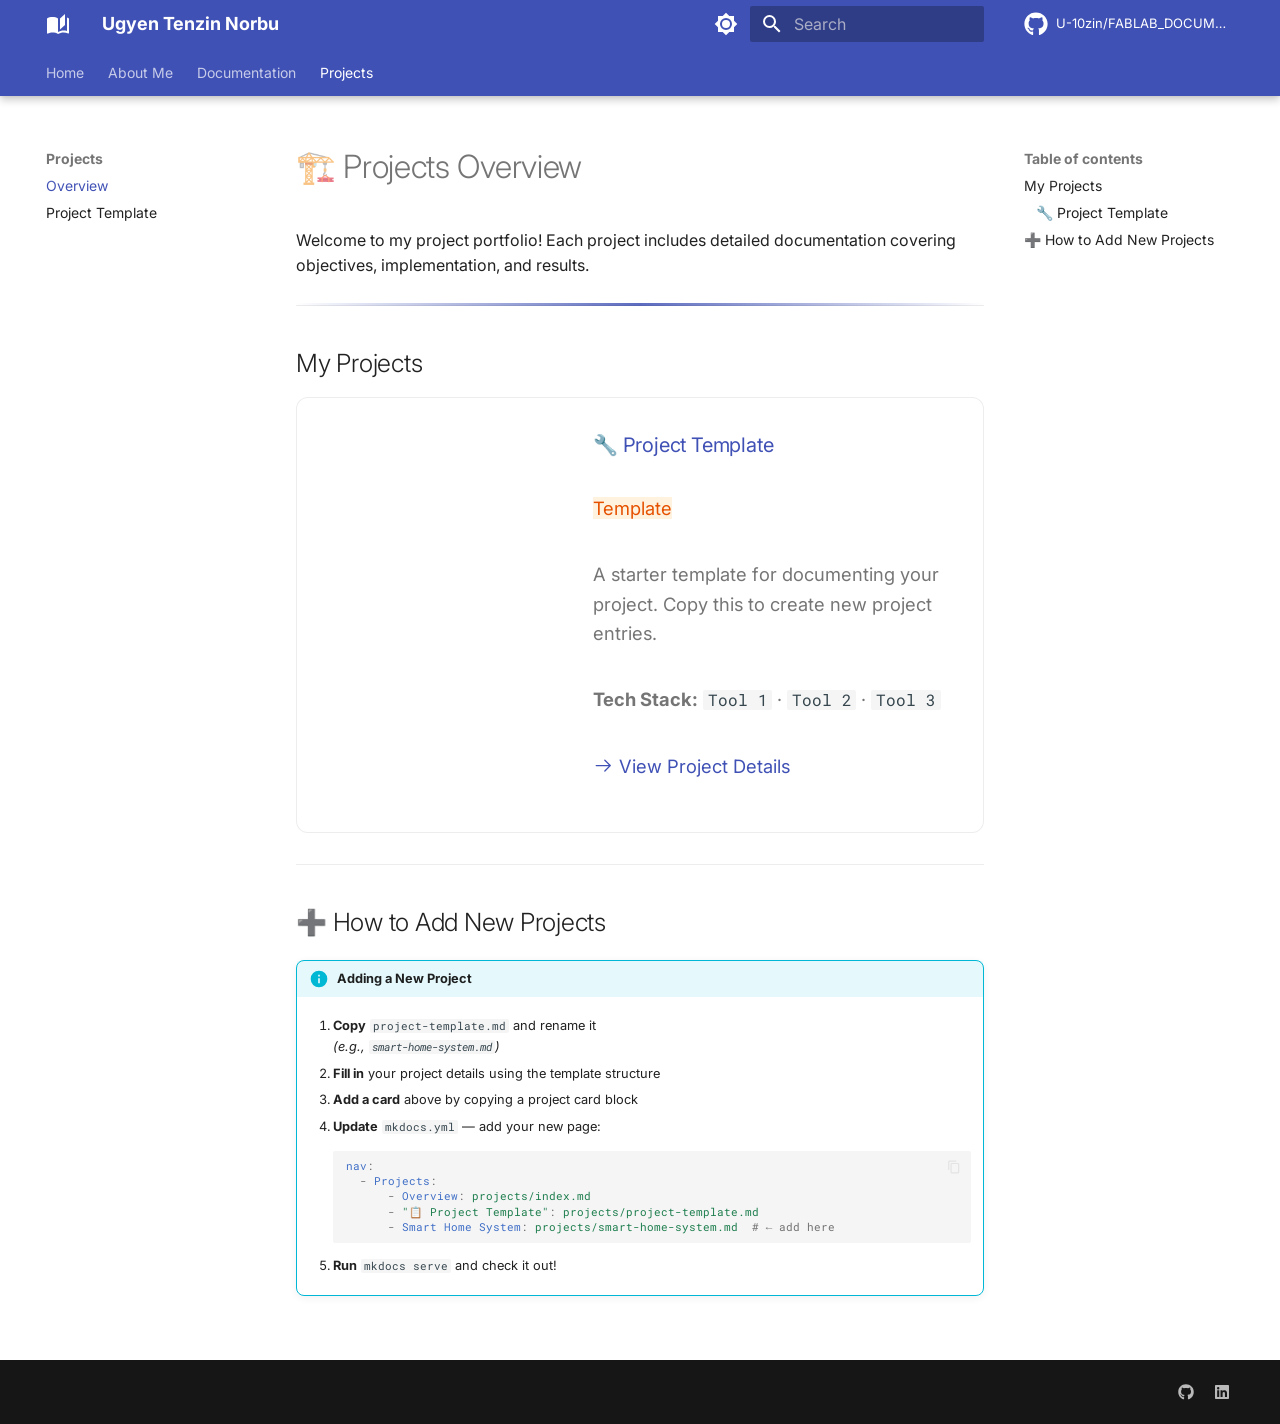
<file: projects/index.html>
<!doctype html>
<html lang="en" class="no-js">
  <head>
    
      <meta charset="utf-8">
      <meta name="viewport" content="width=device-width,initial-scale=1">
      
        <meta name="description" content="My personal documentation site.">
      
      
        <meta name="author" content="UGYEN TENZIN NORBU">
      
      
        <link rel="canonical" href="https://U-10zin.github.io/FABLAB_DOCUMENT/projects/">
      
      
        <link rel="prev" href="../documentation/3d_design/">
      
      
        <link rel="next" href="project-template/">
      
      
        
      
      
      <link rel="icon" href="../assets/images/favicon.png">
      <meta name="generator" content="mkdocs-1.6.1, mkdocs-material-9.7.7">
    
    
      
        <title>Projects - Ugyen Tenzin Norbu</title>
      
    
    
      <link rel="stylesheet" href="../assets/stylesheets/main.ec1eaa64.min.css">
      
        
        <link rel="stylesheet" href="../assets/stylesheets/palette.ab4e12ef.min.css">
      
      


    
    
      
    
    
      
        
        
        <link rel="preconnect" href="https://fonts.gstatic.com" crossorigin>
        <link rel="stylesheet" href="https://fonts.googleapis.com/css?family=Inter:300,300i,400,400i,700,700i%7CRoboto+Mono:400,400i,700,700i&display=fallback">
        <style>:root{--md-text-font:"Inter";--md-code-font:"Roboto Mono"}</style>
      
    
    
      <link rel="stylesheet" href="../stylesheets/extra.css">
    
    <script>__md_scope=new URL("..",location),__md_hash=e=>[...e].reduce(((e,_)=>(e<<5)-e+_.charCodeAt(0)),0),__md_get=(e,_=localStorage,t=__md_scope)=>JSON.parse(_.getItem(t.pathname+"."+e)),__md_set=(e,_,t=localStorage,a=__md_scope)=>{try{t.setItem(a.pathname+"."+e,JSON.stringify(_))}catch(e){}}</script>
    
      

    
    
  </head>
  
  
    
    
      
    
    
    
    
    <body dir="ltr" data-md-color-scheme="default" data-md-color-primary="indigo" data-md-color-accent="teal">
  
    
    <input class="md-toggle" data-md-toggle="drawer" type="checkbox" id="__drawer" autocomplete="off">
    <input class="md-toggle" data-md-toggle="search" type="checkbox" id="__search" autocomplete="off">
    <label class="md-overlay" for="__drawer"></label>
    <div data-md-component="skip">
      
        
        <a href="#projects-overview" class="md-skip">
          Skip to content
        </a>
      
    </div>
    <div data-md-component="announce">
      
    </div>
    
    
      

  

<header class="md-header md-header--shadow md-header--lifted" data-md-component="header">
  <nav class="md-header__inner md-grid" aria-label="Header">
    <a href=".." title="Ugyen Tenzin Norbu" class="md-header__button md-logo" aria-label="Ugyen Tenzin Norbu" data-md-component="logo">
      
  
  <svg xmlns="http://www.w3.org/2000/svg" viewBox="0 0 24 24"><path d="m19 2-5 4.5v11l5-4.5zM6.5 5C4.55 5 2.45 5.4 1 6.5v14.66c0 .25.25.5.5.5.1 0 .15-.07.25-.07 1.35-.65 3.3-1.09 4.75-1.09 1.95 0 4.05.4 5.5 1.5 1.35-.85 3.8-1.5 5.5-1.5 1.65 0 3.35.31 4.75 1.06.1.05.15.03.25.03.25 0 .5-.25.5-.5V6.5c-.6-.45-1.25-.75-2-1V19c-1.1-.35-2.3-.5-3.5-.5-1.7 0-4.15.65-5.5 1.5V6.5C10.55 5.4 8.45 5 6.5 5"/></svg>

    </a>
    <label class="md-header__button md-icon" for="__drawer">
      
      <svg xmlns="http://www.w3.org/2000/svg" viewBox="0 0 24 24"><path d="M3 6h18v2H3zm0 5h18v2H3zm0 5h18v2H3z"/></svg>
    </label>
    <div class="md-header__title" data-md-component="header-title">
      <div class="md-header__ellipsis">
        <div class="md-header__topic">
          <span class="md-ellipsis">
            Ugyen Tenzin Norbu
          </span>
        </div>
        <div class="md-header__topic" data-md-component="header-topic">
          <span class="md-ellipsis">
            
              Projects
            
          </span>
        </div>
      </div>
    </div>
    
      
        <form class="md-header__option" data-md-component="palette">
  
    
    
    
    <input class="md-option" data-md-color-media="(prefers-color-scheme: light)" data-md-color-scheme="default" data-md-color-primary="indigo" data-md-color-accent="teal"  aria-label="Switch to dark mode"  type="radio" name="__palette" id="__palette_0">
    
      <label class="md-header__button md-icon" title="Switch to dark mode" for="__palette_1" hidden>
        <svg xmlns="http://www.w3.org/2000/svg" viewBox="0 0 24 24"><path d="M12 8a4 4 0 0 0-4 4 4 4 0 0 0 4 4 4 4 0 0 0 4-4 4 4 0 0 0-4-4m0 10a6 6 0 0 1-6-6 6 6 0 0 1 6-6 6 6 0 0 1 6 6 6 6 0 0 1-6 6m8-9.31V4h-4.69L12 .69 8.69 4H4v4.69L.69 12 4 15.31V20h4.69L12 23.31 15.31 20H20v-4.69L23.31 12z"/></svg>
      </label>
    
  
    
    
    
    <input class="md-option" data-md-color-media="(prefers-color-scheme: dark)" data-md-color-scheme="slate" data-md-color-primary="indigo" data-md-color-accent="teal"  aria-label="Switch to light mode"  type="radio" name="__palette" id="__palette_1">
    
      <label class="md-header__button md-icon" title="Switch to light mode" for="__palette_0" hidden>
        <svg xmlns="http://www.w3.org/2000/svg" viewBox="0 0 24 24"><path d="M12 18c-.89 0-1.74-.2-2.5-.55C11.56 16.5 13 14.42 13 12s-1.44-4.5-3.5-5.45C10.26 6.2 11.11 6 12 6a6 6 0 0 1 6 6 6 6 0 0 1-6 6m8-9.31V4h-4.69L12 .69 8.69 4H4v4.69L.69 12 4 15.31V20h4.69L12 23.31 15.31 20H20v-4.69L23.31 12z"/></svg>
      </label>
    
  
</form>
      
    
    
      <script>var palette=__md_get("__palette");if(palette&&palette.color){if("(prefers-color-scheme)"===palette.color.media){var media=matchMedia("(prefers-color-scheme: light)"),input=document.querySelector(media.matches?"[data-md-color-media='(prefers-color-scheme: light)']":"[data-md-color-media='(prefers-color-scheme: dark)']");palette.color.media=input.getAttribute("data-md-color-media"),palette.color.scheme=input.getAttribute("data-md-color-scheme"),palette.color.primary=input.getAttribute("data-md-color-primary"),palette.color.accent=input.getAttribute("data-md-color-accent")}for(var[key,value]of Object.entries(palette.color))document.body.setAttribute("data-md-color-"+key,value)}</script>
    
    
    
      
      
        <label class="md-header__button md-icon" for="__search">
          
          <svg xmlns="http://www.w3.org/2000/svg" viewBox="0 0 24 24"><path d="M9.5 3A6.5 6.5 0 0 1 16 9.5c0 1.61-.59 3.09-1.56 4.23l.27.27h.79l5 5-1.5 1.5-5-5v-.79l-.27-.27A6.52 6.52 0 0 1 9.5 16 6.5 6.5 0 0 1 3 9.5 6.5 6.5 0 0 1 9.5 3m0 2C7 5 5 7 5 9.5S7 14 9.5 14 14 12 14 9.5 12 5 9.5 5"/></svg>
        </label>
        <div class="md-search" data-md-component="search" role="dialog">
  <label class="md-search__overlay" for="__search"></label>
  <div class="md-search__inner" role="search">
    <form class="md-search__form" name="search">
      <input type="text" class="md-search__input" name="query" aria-label="Search" placeholder="Search" autocapitalize="off" autocorrect="off" autocomplete="off" spellcheck="false" data-md-component="search-query" required>
      <label class="md-search__icon md-icon" for="__search">
        
        <svg xmlns="http://www.w3.org/2000/svg" viewBox="0 0 24 24"><path d="M9.5 3A6.5 6.5 0 0 1 16 9.5c0 1.61-.59 3.09-1.56 4.23l.27.27h.79l5 5-1.5 1.5-5-5v-.79l-.27-.27A6.52 6.52 0 0 1 9.5 16 6.5 6.5 0 0 1 3 9.5 6.5 6.5 0 0 1 9.5 3m0 2C7 5 5 7 5 9.5S7 14 9.5 14 14 12 14 9.5 12 5 9.5 5"/></svg>
        
        <svg xmlns="http://www.w3.org/2000/svg" viewBox="0 0 24 24"><path d="M20 11v2H8l5.5 5.5-1.42 1.42L4.16 12l7.92-7.92L13.5 5.5 8 11z"/></svg>
      </label>
      <nav class="md-search__options" aria-label="Search">
        
        <button type="reset" class="md-search__icon md-icon" title="Clear" aria-label="Clear" tabindex="-1">
          
          <svg xmlns="http://www.w3.org/2000/svg" viewBox="0 0 24 24"><path d="M19 6.41 17.59 5 12 10.59 6.41 5 5 6.41 10.59 12 5 17.59 6.41 19 12 13.41 17.59 19 19 17.59 13.41 12z"/></svg>
        </button>
      </nav>
      
        <div class="md-search__suggest" data-md-component="search-suggest"></div>
      
    </form>
    <div class="md-search__output">
      <div class="md-search__scrollwrap" tabindex="0" data-md-scrollfix>
        <div class="md-search-result" data-md-component="search-result">
          <div class="md-search-result__meta">
            Initializing search
          </div>
          <ol class="md-search-result__list" role="presentation"></ol>
        </div>
      </div>
    </div>
  </div>
</div>
      
    
    
      <div class="md-header__source">
        <a href="https://github.com/U-10zin/FABLAB_DOCUMENT" title="Go to repository" class="md-source" data-md-component="source">
  <div class="md-source__icon md-icon">
    
    <svg xmlns="http://www.w3.org/2000/svg" viewBox="0 0 512 512"><!--! Font Awesome Free 7.1.0 by @fontawesome - https://fontawesome.com License - https://fontawesome.com/license/free (Icons: CC BY 4.0, Fonts: SIL OFL 1.1, Code: MIT License) Copyright 2025 Fonticons, Inc.--><path d="M173.9 397.4c0 2-2.3 3.6-5.2 3.6-3.3.3-5.6-1.3-5.6-3.6 0-2 2.3-3.6 5.2-3.6 3-.3 5.6 1.3 5.6 3.6m-31.1-4.5c-.7 2 1.3 4.3 4.3 4.9 2.6 1 5.6 0 6.2-2s-1.3-4.3-4.3-5.2c-2.6-.7-5.5.3-6.2 2.3m44.2-1.7c-2.9.7-4.9 2.6-4.6 4.9.3 2 2.9 3.3 5.9 2.6 2.9-.7 4.9-2.6 4.6-4.6-.3-1.9-3-3.2-5.9-2.9M252.8 8C114.1 8 8 113.3 8 252c0 110.9 69.8 205.8 169.5 239.2 12.8 2.3 17.3-5.6 17.3-12.1 0-6.2-.3-40.4-.3-61.4 0 0-70 15-84.7-29.8 0 0-11.4-29.1-27.8-36.6 0 0-22.9-15.7 1.6-15.4 0 0 24.9 2 38.6 25.8 21.9 38.6 58.6 27.5 72.9 20.9 2.3-16 8.8-27.1 16-33.7-55.9-6.2-112.3-14.3-112.3-110.5 0-27.5 7.6-41.3 23.6-58.9-2.6-6.5-11.1-33.3 2.6-67.9 20.9-6.5 69 27 69 27 20-5.6 41.5-8.5 62.8-8.5s42.8 2.9 62.8 8.5c0 0 48.1-33.6 69-27 13.7 34.7 5.2 61.4 2.6 67.9 16 17.7 25.8 31.5 25.8 58.9 0 96.5-58.9 104.2-114.8 110.5 9.2 7.9 17 22.9 17 46.4 0 33.7-.3 75.4-.3 83.6 0 6.5 4.6 14.4 17.3 12.1C436.2 457.8 504 362.9 504 252 504 113.3 391.5 8 252.8 8M105.2 352.9c-1.3 1-1 3.3.7 5.2 1.6 1.6 3.9 2.3 5.2 1 1.3-1 1-3.3-.7-5.2-1.6-1.6-3.9-2.3-5.2-1m-10.8-8.1c-.7 1.3.3 2.9 2.3 3.9 1.6 1 3.6.7 4.3-.7.7-1.3-.3-2.9-2.3-3.9-2-.6-3.6-.3-4.3.7m32.4 35.6c-1.6 1.3-1 4.3 1.3 6.2 2.3 2.3 5.2 2.6 6.5 1 1.3-1.3.7-4.3-1.3-6.2-2.2-2.3-5.2-2.6-6.5-1m-11.4-14.7c-1.6 1-1.6 3.6 0 5.9s4.3 3.3 5.6 2.3c1.6-1.3 1.6-3.9 0-6.2-1.4-2.3-4-3.3-5.6-2"/></svg>
  </div>
  <div class="md-source__repository">
    U-10zin/FABLAB_DOCUMENT
  </div>
</a>
      </div>
    
  </nav>
  
    
      
<nav class="md-tabs" aria-label="Tabs" data-md-component="tabs">
  <div class="md-grid">
    <ul class="md-tabs__list">
      
        
  
  
  
  
    
    
      <li class="md-tabs__item">
        <a href=".." class="md-tabs__link">
          
  
  
  Home

        </a>
      </li>
    
  

      
        
  
  
  
  
    
    
      <li class="md-tabs__item">
        <a href="../about/" class="md-tabs__link">
          
  
  
  About Me

        </a>
      </li>
    
  

      
        
  
  
  
  
    
    
      <li class="md-tabs__item">
        <a href="../documentation/" class="md-tabs__link">
          
  
  
  Documentation

        </a>
      </li>
    
  

      
        
  
  
  
    
  
  
    
    
      <li class="md-tabs__item md-tabs__item--active">
        <a href="./" class="md-tabs__link">
          
  
  
  Projects

        </a>
      </li>
    
  

      
    </ul>
  </div>
</nav>
    
  
</header>
    
    <div class="md-container" data-md-component="container">
      
      
        
      
      <main class="md-main" data-md-component="main">
        <div class="md-main__inner md-grid">
          
            
              
              <div class="md-sidebar md-sidebar--primary" data-md-component="sidebar" data-md-type="navigation" >
                <div class="md-sidebar__scrollwrap">
                  <div class="md-sidebar__inner">
                    


  


<nav class="md-nav md-nav--primary md-nav--lifted" aria-label="Navigation" data-md-level="0">
  <label class="md-nav__title" for="__drawer">
    <a href=".." title="Ugyen Tenzin Norbu" class="md-nav__button md-logo" aria-label="Ugyen Tenzin Norbu" data-md-component="logo">
      
  
  <svg xmlns="http://www.w3.org/2000/svg" viewBox="0 0 24 24"><path d="m19 2-5 4.5v11l5-4.5zM6.5 5C4.55 5 2.45 5.4 1 6.5v14.66c0 .25.25.5.5.5.1 0 .15-.07.25-.07 1.35-.65 3.3-1.09 4.75-1.09 1.95 0 4.05.4 5.5 1.5 1.35-.85 3.8-1.5 5.5-1.5 1.65 0 3.35.31 4.75 1.06.1.05.15.03.25.03.25 0 .5-.25.5-.5V6.5c-.6-.45-1.25-.75-2-1V19c-1.1-.35-2.3-.5-3.5-.5-1.7 0-4.15.65-5.5 1.5V6.5C10.55 5.4 8.45 5 6.5 5"/></svg>

    </a>
    Ugyen Tenzin Norbu
  </label>
  
    <div class="md-nav__source">
      <a href="https://github.com/U-10zin/FABLAB_DOCUMENT" title="Go to repository" class="md-source" data-md-component="source">
  <div class="md-source__icon md-icon">
    
    <svg xmlns="http://www.w3.org/2000/svg" viewBox="0 0 512 512"><!--! Font Awesome Free 7.1.0 by @fontawesome - https://fontawesome.com License - https://fontawesome.com/license/free (Icons: CC BY 4.0, Fonts: SIL OFL 1.1, Code: MIT License) Copyright 2025 Fonticons, Inc.--><path d="M173.9 397.4c0 2-2.3 3.6-5.2 3.6-3.3.3-5.6-1.3-5.6-3.6 0-2 2.3-3.6 5.2-3.6 3-.3 5.6 1.3 5.6 3.6m-31.1-4.5c-.7 2 1.3 4.3 4.3 4.9 2.6 1 5.6 0 6.2-2s-1.3-4.3-4.3-5.2c-2.6-.7-5.5.3-6.2 2.3m44.2-1.7c-2.9.7-4.9 2.6-4.6 4.9.3 2 2.9 3.3 5.9 2.6 2.9-.7 4.9-2.6 4.6-4.6-.3-1.9-3-3.2-5.9-2.9M252.8 8C114.1 8 8 113.3 8 252c0 110.9 69.8 205.8 169.5 239.2 12.8 2.3 17.3-5.6 17.3-12.1 0-6.2-.3-40.4-.3-61.4 0 0-70 15-84.7-29.8 0 0-11.4-29.1-27.8-36.6 0 0-22.9-15.7 1.6-15.4 0 0 24.9 2 38.6 25.8 21.9 38.6 58.6 27.5 72.9 20.9 2.3-16 8.8-27.1 16-33.7-55.9-6.2-112.3-14.3-112.3-110.5 0-27.5 7.6-41.3 23.6-58.9-2.6-6.5-11.1-33.3 2.6-67.9 20.9-6.5 69 27 69 27 20-5.6 41.5-8.5 62.8-8.5s42.8 2.9 62.8 8.5c0 0 48.1-33.6 69-27 13.7 34.7 5.2 61.4 2.6 67.9 16 17.7 25.8 31.5 25.8 58.9 0 96.5-58.9 104.2-114.8 110.5 9.2 7.9 17 22.9 17 46.4 0 33.7-.3 75.4-.3 83.6 0 6.5 4.6 14.4 17.3 12.1C436.2 457.8 504 362.9 504 252 504 113.3 391.5 8 252.8 8M105.2 352.9c-1.3 1-1 3.3.7 5.2 1.6 1.6 3.9 2.3 5.2 1 1.3-1 1-3.3-.7-5.2-1.6-1.6-3.9-2.3-5.2-1m-10.8-8.1c-.7 1.3.3 2.9 2.3 3.9 1.6 1 3.6.7 4.3-.7.7-1.3-.3-2.9-2.3-3.9-2-.6-3.6-.3-4.3.7m32.4 35.6c-1.6 1.3-1 4.3 1.3 6.2 2.3 2.3 5.2 2.6 6.5 1 1.3-1.3.7-4.3-1.3-6.2-2.2-2.3-5.2-2.6-6.5-1m-11.4-14.7c-1.6 1-1.6 3.6 0 5.9s4.3 3.3 5.6 2.3c1.6-1.3 1.6-3.9 0-6.2-1.4-2.3-4-3.3-5.6-2"/></svg>
  </div>
  <div class="md-source__repository">
    U-10zin/FABLAB_DOCUMENT
  </div>
</a>
    </div>
  
  <ul class="md-nav__list" data-md-scrollfix>
    
      
      
  
  
  
  
    
    
    
    
      
      
        
      
    
    
    <li class="md-nav__item md-nav__item--nested">
      
        
        
          
        
        <input class="md-nav__toggle md-toggle md-toggle--indeterminate" type="checkbox" id="__nav_1" >
        
          
          <label class="md-nav__link" for="__nav_1" id="__nav_1_label" tabindex="0">
            
  
  
  <span class="md-ellipsis">
    
  
    Home
  

    
  </span>
  
  

            <span class="md-nav__icon md-icon"></span>
          </label>
        
        <nav class="md-nav" data-md-level="1" aria-labelledby="__nav_1_label" aria-expanded="false">
          <label class="md-nav__title" for="__nav_1">
            <span class="md-nav__icon md-icon"></span>
            
  
    Home
  

          </label>
          <ul class="md-nav__list" data-md-scrollfix>
            
              
                
  
  
  
  
    <li class="md-nav__item">
      <a href=".." class="md-nav__link">
        
  
  
  <span class="md-ellipsis">
    
  
    Welcome
  

    
  </span>
  
  

      </a>
    </li>
  

              
            
          </ul>
        </nav>
      
    </li>
  

    
      
      
  
  
  
  
    
    
    
    
      
      
        
      
    
    
    <li class="md-nav__item md-nav__item--nested">
      
        
        
          
        
        <input class="md-nav__toggle md-toggle md-toggle--indeterminate" type="checkbox" id="__nav_2" >
        
          
          <label class="md-nav__link" for="__nav_2" id="__nav_2_label" tabindex="0">
            
  
  
  <span class="md-ellipsis">
    
  
    About Me
  

    
  </span>
  
  

            <span class="md-nav__icon md-icon"></span>
          </label>
        
        <nav class="md-nav" data-md-level="1" aria-labelledby="__nav_2_label" aria-expanded="false">
          <label class="md-nav__title" for="__nav_2">
            <span class="md-nav__icon md-icon"></span>
            
  
    About Me
  

          </label>
          <ul class="md-nav__list" data-md-scrollfix>
            
              
                
  
  
  
  
    <li class="md-nav__item">
      <a href="../about/" class="md-nav__link">
        
  
  
  <span class="md-ellipsis">
    
  
    Introduction
  

    
  </span>
  
  

      </a>
    </li>
  

              
            
          </ul>
        </nav>
      
    </li>
  

    
      
      
  
  
  
  
    
    
    
    
      
      
        
      
    
    
    <li class="md-nav__item md-nav__item--nested">
      
        
        
          
        
        <input class="md-nav__toggle md-toggle md-toggle--indeterminate" type="checkbox" id="__nav_3" >
        
          
          <label class="md-nav__link" for="__nav_3" id="__nav_3_label" tabindex="0">
            
  
  
  <span class="md-ellipsis">
    
  
    Documentation
  

    
  </span>
  
  

            <span class="md-nav__icon md-icon"></span>
          </label>
        
        <nav class="md-nav" data-md-level="1" aria-labelledby="__nav_3_label" aria-expanded="false">
          <label class="md-nav__title" for="__nav_3">
            <span class="md-nav__icon md-icon"></span>
            
  
    Documentation
  

          </label>
          <ul class="md-nav__list" data-md-scrollfix>
            
              
                
  
  
  
  
    <li class="md-nav__item">
      <a href="../documentation/" class="md-nav__link">
        
  
  
  <span class="md-ellipsis">
    
  
    Overview
  

    
  </span>
  
  

      </a>
    </li>
  

              
            
              
                
  
  
  
  
    <li class="md-nav__item">
      <a href="../documentation/github-deployment/" class="md-nav__link">
        
  
  
  <span class="md-ellipsis">
    
  
    Deploy to GitHub Pages
  

    
  </span>
  
  

      </a>
    </li>
  

              
            
              
                
  
  
  
  
    <li class="md-nav__item">
      <a href="../documentation/expectation/" class="md-nav__link">
        
  
  
  <span class="md-ellipsis">
    
  
    Expectation and Roles
  

    
  </span>
  
  

      </a>
    </li>
  

              
            
              
                
  
  
  
  
    <li class="md-nav__item">
      <a href="../documentation/getting-started/" class="md-nav__link">
        
  
  
  <span class="md-ellipsis">
    
  
    Getting Started Guide
  

    
  </span>
  
  

      </a>
    </li>
  

              
            
              
                
  
  
  
  
    <li class="md-nav__item">
      <a href="../documentation/basic_simulation/" class="md-nav__link">
        
  
  
  <span class="md-ellipsis">
    
  
    Basic Simulation TinkerCad
  

    
  </span>
  
  

      </a>
    </li>
  

              
            
              
                
  
  
  
  
    <li class="md-nav__item">
      <a href="../documentation/installation/" class="md-nav__link">
        
  
  
  <span class="md-ellipsis">
    
  
    Softwares
  

    
  </span>
  
  

      </a>
    </li>
  

              
            
              
                
  
  
  
  
    <li class="md-nav__item">
      <a href="../documentation/led_blink/" class="md-nav__link">
        
  
  
  <span class="md-ellipsis">
    
  
    Blinking LED
  

    
  </span>
  
  

      </a>
    </li>
  

              
            
              
                
  
  
  
  
    <li class="md-nav__item">
      <a href="../documentation/template/" class="md-nav__link">
        
  
  
  <span class="md-ellipsis">
    
  
    Blank Template
  

    
  </span>
  
  

      </a>
    </li>
  

              
            
              
                
  
  
  
  
    <li class="md-nav__item">
      <a href="../documentation/3d_design/" class="md-nav__link">
        
  
  
  <span class="md-ellipsis">
    
  
    3D Designing
  

    
  </span>
  
  

      </a>
    </li>
  

              
            
          </ul>
        </nav>
      
    </li>
  

    
      
      
  
  
    
  
  
  
    
    
    
    
      
        
        
      
      
        
      
    
    
    <li class="md-nav__item md-nav__item--active md-nav__item--section md-nav__item--nested">
      
        
        
        <input class="md-nav__toggle md-toggle " type="checkbox" id="__nav_4" checked>
        
          
          <label class="md-nav__link" for="__nav_4" id="__nav_4_label" tabindex="">
            
  
  
  <span class="md-ellipsis">
    
  
    Projects
  

    
  </span>
  
  

            <span class="md-nav__icon md-icon"></span>
          </label>
        
        <nav class="md-nav" data-md-level="1" aria-labelledby="__nav_4_label" aria-expanded="true">
          <label class="md-nav__title" for="__nav_4">
            <span class="md-nav__icon md-icon"></span>
            
  
    Projects
  

          </label>
          <ul class="md-nav__list" data-md-scrollfix>
            
              
                
  
  
    
  
  
  
    <li class="md-nav__item md-nav__item--active">
      
      <input class="md-nav__toggle md-toggle" type="checkbox" id="__toc">
      
      
        
      
      
        <label class="md-nav__link md-nav__link--active" for="__toc">
          
  
  
  <span class="md-ellipsis">
    
  
    Overview
  

    
  </span>
  
  

          <span class="md-nav__icon md-icon"></span>
        </label>
      
      <a href="./" class="md-nav__link md-nav__link--active">
        
  
  
  <span class="md-ellipsis">
    
  
    Overview
  

    
  </span>
  
  

      </a>
      
        

<nav class="md-nav md-nav--secondary" aria-label="Table of contents">
  
  
  
    
  
  
    <label class="md-nav__title" for="__toc">
      <span class="md-nav__icon md-icon"></span>
      Table of contents
    </label>
    <ul class="md-nav__list" data-md-component="toc" data-md-scrollfix>
      
        <li class="md-nav__item">
  <a href="#my-projects" class="md-nav__link">
    <span class="md-ellipsis">
      
        My Projects
      
    </span>
  </a>
  
    <nav class="md-nav" aria-label="My Projects">
      <ul class="md-nav__list">
        
          <li class="md-nav__item">
  <a href="#project-template" class="md-nav__link">
    <span class="md-ellipsis">
      
        🔧 Project Template
      
    </span>
  </a>
  
</li>
        
      </ul>
    </nav>
  
</li>
      
        <li class="md-nav__item">
  <a href="#how-to-add-new-projects" class="md-nav__link">
    <span class="md-ellipsis">
      
        ➕ How to Add New Projects
      
    </span>
  </a>
  
</li>
      
    </ul>
  
</nav>
      
    </li>
  

              
            
              
                
  
  
  
  
    <li class="md-nav__item">
      <a href="project-template/" class="md-nav__link">
        
  
  
  <span class="md-ellipsis">
    
  
    Project Template
  

    
  </span>
  
  

      </a>
    </li>
  

              
            
          </ul>
        </nav>
      
    </li>
  

    
  </ul>
</nav>
                  </div>
                </div>
              </div>
            
            
              
              <div class="md-sidebar md-sidebar--secondary" data-md-component="sidebar" data-md-type="toc" >
                <div class="md-sidebar__scrollwrap">
                  <div class="md-sidebar__inner">
                    

<nav class="md-nav md-nav--secondary" aria-label="Table of contents">
  
  
  
    
  
  
    <label class="md-nav__title" for="__toc">
      <span class="md-nav__icon md-icon"></span>
      Table of contents
    </label>
    <ul class="md-nav__list" data-md-component="toc" data-md-scrollfix>
      
        <li class="md-nav__item">
  <a href="#my-projects" class="md-nav__link">
    <span class="md-ellipsis">
      
        My Projects
      
    </span>
  </a>
  
    <nav class="md-nav" aria-label="My Projects">
      <ul class="md-nav__list">
        
          <li class="md-nav__item">
  <a href="#project-template" class="md-nav__link">
    <span class="md-ellipsis">
      
        🔧 Project Template
      
    </span>
  </a>
  
</li>
        
      </ul>
    </nav>
  
</li>
      
        <li class="md-nav__item">
  <a href="#how-to-add-new-projects" class="md-nav__link">
    <span class="md-ellipsis">
      
        ➕ How to Add New Projects
      
    </span>
  </a>
  
</li>
      
    </ul>
  
</nav>
                  </div>
                </div>
              </div>
            
          
          
            <div class="md-content" data-md-component="content">
              
              <article class="md-content__inner md-typeset">
                
                  


  
  


<h1 id="projects-overview">🏗️ Projects Overview<a class="headerlink" href="#projects-overview" title="Permanent link">&para;</a></h1>
<p>Welcome to my project portfolio! Each project includes detailed documentation
covering objectives, implementation, and results.</p>
<hr class="section-divider">

<h2 id="my-projects">My Projects<a class="headerlink" href="#my-projects" title="Permanent link">&para;</a></h2>
<!-- ============================================================
     INSTRUCTIONS: Each project card has an image on the left.
     Replace YOUR_FILE_ID with your Google Drive image File ID.
     ============================================================ -->

<div class="project-card-horizontal">
<div class="project-card-image" style="background-image: url('https://drive.google.com/thumbnail?id=1lJF64u4UmLNtrHdB5WT4IilpH4-UBSXz&amp;sz=w600');"></div>
<div class="project-card-content">
<h3 id="project-template">🔧 Project Template<a class="headerlink" href="#project-template" title="Permanent link">&para;</a></h3>
<p><span class="status-badge in-progress">Template</span></p>
<p>A starter template for documenting your project. Copy this to create new project entries.</p>
<p><strong>Tech Stack:</strong> <code>Tool 1</code> · <code>Tool 2</code> · <code>Tool 3</code></p>
<p><a href="project-template/"><span class="twemoji"><svg xmlns="http://www.w3.org/2000/svg" viewBox="0 0 24 24"><path d="M13.22 19.03a.75.75 0 0 1 0-1.06L18.19 13H3.75a.75.75 0 0 1 0-1.5h14.44l-4.97-4.97a.749.749 0 0 1 .326-1.275.75.75 0 0 1 .734.215l6.25 6.25a.75.75 0 0 1 0 1.06l-6.25 6.25a.75.75 0 0 1-1.06 0"/></svg></span> View Project Details</a></p>
</div>
</div>
<!-- ── Copy the block below for each new project ──────────── -->
<!--
<div class="project-card-horizontal" markdown>
<div class="project-card-image" style="background-image: url('https://drive.google.com/thumbnail?id=YOUR_FILE_ID&sz=w600');"></div>
<div class="project-card-content" markdown>

### 🚀 Your Project Name

<span class="status-badge completed">Completed</span>

Brief description of what this project does and why it matters.

**Tech Stack:** `Python` · `Arduino` · `3D Printing`

[:octicons-arrow-right-24: View Project Details](your-project.md)

</div>
</div>
-->

<hr />
<h2 id="how-to-add-new-projects">➕ How to Add New Projects<a class="headerlink" href="#how-to-add-new-projects" title="Permanent link">&para;</a></h2>
<div class="admonition info">
<p class="admonition-title">Adding a New Project</p>
<ol>
<li>
<p><strong>Copy</strong> <code>project-template.md</code> and rename it<br />
<em>(e.g., <code>smart-home-system.md</code>)</em></p>
</li>
<li>
<p><strong>Fill in</strong> your project details using the template structure</p>
</li>
<li>
<p><strong>Add a card</strong> above by copying a project card block</p>
</li>
<li>
<p><strong>Update</strong> <code>mkdocs.yml</code> — add your new page:</p>
<div class="language-yaml highlight"><pre><span></span><code><span id="__span-0-1"><a id="__codelineno-0-1" name="__codelineno-0-1" href="#__codelineno-0-1"></a><span class="nt">nav</span><span class="p">:</span>
</span><span id="__span-0-2"><a id="__codelineno-0-2" name="__codelineno-0-2" href="#__codelineno-0-2"></a><span class="w">  </span><span class="p p-Indicator">-</span><span class="w"> </span><span class="nt">Projects</span><span class="p">:</span>
</span><span id="__span-0-3"><a id="__codelineno-0-3" name="__codelineno-0-3" href="#__codelineno-0-3"></a><span class="w">      </span><span class="p p-Indicator">-</span><span class="w"> </span><span class="nt">Overview</span><span class="p">:</span><span class="w"> </span><span class="l l-Scalar l-Scalar-Plain">projects/index.md</span>
</span><span id="__span-0-4"><a id="__codelineno-0-4" name="__codelineno-0-4" href="#__codelineno-0-4"></a><span class="w">      </span><span class="p p-Indicator">-</span><span class="w"> </span><span class="s">"📋</span><span class="nv"> </span><span class="s">Project</span><span class="nv"> </span><span class="s">Template"</span><span class="p p-Indicator">:</span><span class="w"> </span><span class="l l-Scalar l-Scalar-Plain">projects/project-template.md</span>
</span><span id="__span-0-5"><a id="__codelineno-0-5" name="__codelineno-0-5" href="#__codelineno-0-5"></a><span class="w">      </span><span class="p p-Indicator">-</span><span class="w"> </span><span class="nt">Smart Home System</span><span class="p">:</span><span class="w"> </span><span class="l l-Scalar l-Scalar-Plain">projects/smart-home-system.md</span><span class="w">  </span><span class="c1"># ← add here</span>
</span></code></pre></div>
</li>
<li>
<p><strong>Run</strong> <code>mkdocs serve</code> and check it out!</p>
</li>
</ol>
</div>







  
  






                
              </article>
            </div>
          
          
  <script>var tabs=__md_get("__tabs");if(Array.isArray(tabs))e:for(var set of document.querySelectorAll(".tabbed-set")){var labels=set.querySelector(".tabbed-labels");for(var tab of tabs)for(var label of labels.getElementsByTagName("label"))if(label.innerText.trim()===tab){var input=document.getElementById(label.htmlFor);input.checked=!0;continue e}}</script>

<script>var target=document.getElementById(location.hash.slice(1));target&&target.name&&(target.checked=target.name.startsWith("__tabbed_"))</script>
        </div>
        
          <button type="button" class="md-top md-icon" data-md-component="top" hidden>
  
  <svg xmlns="http://www.w3.org/2000/svg" viewBox="0 0 24 24"><path d="M13 20h-2V8l-5.5 5.5-1.42-1.42L12 4.16l7.92 7.92-1.42 1.42L13 8z"/></svg>
  Back to top
</button>
        
      </main>
      
        <footer class="md-footer">
  
  <div class="md-footer-meta md-typeset">
    <div class="md-footer-meta__inner md-grid">
      <div class="md-copyright">
  
  
</div>
      
        
<div class="md-social">
  
    
    
    
    
    <a href="https://github.com/yourusername" target="_blank" rel="noopener" title="GitHub" class="md-social__link">
      <svg xmlns="http://www.w3.org/2000/svg" viewBox="0 0 512 512"><!--! Font Awesome Free 7.1.0 by @fontawesome - https://fontawesome.com License - https://fontawesome.com/license/free (Icons: CC BY 4.0, Fonts: SIL OFL 1.1, Code: MIT License) Copyright 2025 Fonticons, Inc.--><path d="M173.9 397.4c0 2-2.3 3.6-5.2 3.6-3.3.3-5.6-1.3-5.6-3.6 0-2 2.3-3.6 5.2-3.6 3-.3 5.6 1.3 5.6 3.6m-31.1-4.5c-.7 2 1.3 4.3 4.3 4.9 2.6 1 5.6 0 6.2-2s-1.3-4.3-4.3-5.2c-2.6-.7-5.5.3-6.2 2.3m44.2-1.7c-2.9.7-4.9 2.6-4.6 4.9.3 2 2.9 3.3 5.9 2.6 2.9-.7 4.9-2.6 4.6-4.6-.3-1.9-3-3.2-5.9-2.9M252.8 8C114.1 8 8 113.3 8 252c0 110.9 69.8 205.8 169.5 239.2 12.8 2.3 17.3-5.6 17.3-12.1 0-6.2-.3-40.4-.3-61.4 0 0-70 15-84.7-29.8 0 0-11.4-29.1-27.8-36.6 0 0-22.9-15.7 1.6-15.4 0 0 24.9 2 38.6 25.8 21.9 38.6 58.6 27.5 72.9 20.9 2.3-16 8.8-27.1 16-33.7-55.9-6.2-112.3-14.3-112.3-110.5 0-27.5 7.6-41.3 23.6-58.9-2.6-6.5-11.1-33.3 2.6-67.9 20.9-6.5 69 27 69 27 20-5.6 41.5-8.5 62.8-8.5s42.8 2.9 62.8 8.5c0 0 48.1-33.6 69-27 13.7 34.7 5.2 61.4 2.6 67.9 16 17.7 25.8 31.5 25.8 58.9 0 96.5-58.9 104.2-114.8 110.5 9.2 7.9 17 22.9 17 46.4 0 33.7-.3 75.4-.3 83.6 0 6.5 4.6 14.4 17.3 12.1C436.2 457.8 504 362.9 504 252 504 113.3 391.5 8 252.8 8M105.2 352.9c-1.3 1-1 3.3.7 5.2 1.6 1.6 3.9 2.3 5.2 1 1.3-1 1-3.3-.7-5.2-1.6-1.6-3.9-2.3-5.2-1m-10.8-8.1c-.7 1.3.3 2.9 2.3 3.9 1.6 1 3.6.7 4.3-.7.7-1.3-.3-2.9-2.3-3.9-2-.6-3.6-.3-4.3.7m32.4 35.6c-1.6 1.3-1 4.3 1.3 6.2 2.3 2.3 5.2 2.6 6.5 1 1.3-1.3.7-4.3-1.3-6.2-2.2-2.3-5.2-2.6-6.5-1m-11.4-14.7c-1.6 1-1.6 3.6 0 5.9s4.3 3.3 5.6 2.3c1.6-1.3 1.6-3.9 0-6.2-1.4-2.3-4-3.3-5.6-2"/></svg>
    </a>
  
    
    
    
    
    <a href="https://linkedin.com/in/yourusername" target="_blank" rel="noopener" title="LinkedIn" class="md-social__link">
      <svg xmlns="http://www.w3.org/2000/svg" viewBox="0 0 448 512"><!--! Font Awesome Free 7.1.0 by @fontawesome - https://fontawesome.com License - https://fontawesome.com/license/free (Icons: CC BY 4.0, Fonts: SIL OFL 1.1, Code: MIT License) Copyright 2025 Fonticons, Inc.--><path d="M416 32H31.9C14.3 32 0 46.5 0 64.3v383.4C0 465.5 14.3 480 31.9 480H416c17.6 0 32-14.5 32-32.3V64.3c0-17.8-14.4-32.3-32-32.3M135.4 416H69V202.2h66.5V416zM102.2 96a38.5 38.5 0 1 1 0 77 38.5 38.5 0 1 1 0-77m282.1 320h-66.4V312c0-24.8-.5-56.7-34.5-56.7-34.6 0-39.9 27-39.9 54.9V416h-66.4V202.2h63.7v29.2h.9c8.9-16.8 30.6-34.5 62.9-34.5 67.2 0 79.7 44.3 79.7 101.9z"/></svg>
    </a>
  
</div>
      
    </div>
  </div>
</footer>
      
    </div>
    <div class="md-dialog" data-md-component="dialog">
      <div class="md-dialog__inner md-typeset"></div>
    </div>
    
      <div class="md-progress" data-md-component="progress" role="progressbar"></div>
    
    
    
      
      
      <script id="__config" type="application/json">{"annotate": null, "base": "..", "features": ["navigation.tabs", "navigation.tabs.sticky", "navigation.sections", "navigation.expand", "navigation.top", "navigation.instant", "navigation.instant.progress", "search.suggest", "search.highlight", "content.code.copy", "content.tabs.link", "toc.follow"], "search": "../assets/javascripts/workers/search.2c215733.min.js", "tags": null, "translations": {"clipboard.copied": "Copied to clipboard", "clipboard.copy": "Copy to clipboard", "search.result.more.one": "1 more on this page", "search.result.more.other": "# more on this page", "search.result.none": "No matching documents", "search.result.one": "1 matching document", "search.result.other": "# matching documents", "search.result.placeholder": "Type to start searching", "search.result.term.missing": "Missing", "select.version": "Select version"}, "version": null}</script>
    
    
      <script src="../assets/javascripts/bundle.d7400e89.min.js"></script>
      
    
  </body>
</html>
</file>
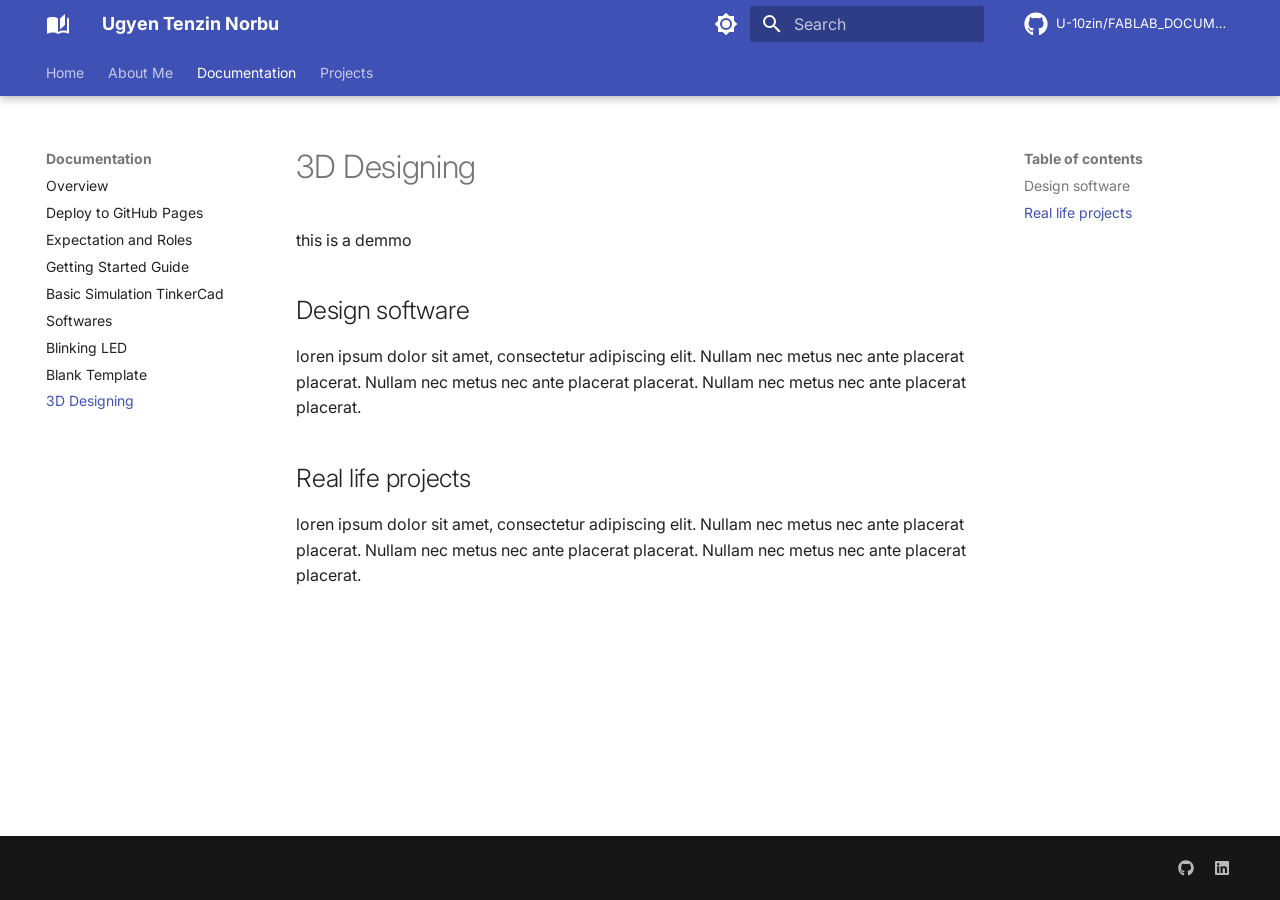
<file: documentation/3d_design/index.html>
<!doctype html>
<html lang="en" class="no-js">
  <head>
    
      <meta charset="utf-8">
      <meta name="viewport" content="width=device-width,initial-scale=1">
      
        <meta name="description" content="My personal documentation site.">
      
      
        <meta name="author" content="UGYEN TENZIN NORBU">
      
      
        <link rel="canonical" href="https://U-10zin.github.io/FABLAB_DOCUMENT/documentation/3d_design/">
      
      
        <link rel="prev" href="../template/">
      
      
        <link rel="next" href="../../projects/">
      
      
        
      
      
      <link rel="icon" href="../../assets/images/favicon.png">
      <meta name="generator" content="mkdocs-1.6.1, mkdocs-material-9.7.7">
    
    
      
        <title>3D Designing - Ugyen Tenzin Norbu</title>
      
    
    
      <link rel="stylesheet" href="../../assets/stylesheets/main.ec1eaa64.min.css">
      
        
        <link rel="stylesheet" href="../../assets/stylesheets/palette.ab4e12ef.min.css">
      
      


    
    
      
    
    
      
        
        
        <link rel="preconnect" href="https://fonts.gstatic.com" crossorigin>
        <link rel="stylesheet" href="https://fonts.googleapis.com/css?family=Inter:300,300i,400,400i,700,700i%7CRoboto+Mono:400,400i,700,700i&display=fallback">
        <style>:root{--md-text-font:"Inter";--md-code-font:"Roboto Mono"}</style>
      
    
    
      <link rel="stylesheet" href="../../stylesheets/extra.css">
    
    <script>__md_scope=new URL("../..",location),__md_hash=e=>[...e].reduce(((e,_)=>(e<<5)-e+_.charCodeAt(0)),0),__md_get=(e,_=localStorage,t=__md_scope)=>JSON.parse(_.getItem(t.pathname+"."+e)),__md_set=(e,_,t=localStorage,a=__md_scope)=>{try{t.setItem(a.pathname+"."+e,JSON.stringify(_))}catch(e){}}</script>
    
      

    
    
  </head>
  
  
    
    
      
    
    
    
    
    <body dir="ltr" data-md-color-scheme="default" data-md-color-primary="indigo" data-md-color-accent="teal">
  
    
    <input class="md-toggle" data-md-toggle="drawer" type="checkbox" id="__drawer" autocomplete="off">
    <input class="md-toggle" data-md-toggle="search" type="checkbox" id="__search" autocomplete="off">
    <label class="md-overlay" for="__drawer"></label>
    <div data-md-component="skip">
      
        
        <a href="#3d-designing" class="md-skip">
          Skip to content
        </a>
      
    </div>
    <div data-md-component="announce">
      
    </div>
    
    
      

  

<header class="md-header md-header--shadow md-header--lifted" data-md-component="header">
  <nav class="md-header__inner md-grid" aria-label="Header">
    <a href="../.." title="Ugyen Tenzin Norbu" class="md-header__button md-logo" aria-label="Ugyen Tenzin Norbu" data-md-component="logo">
      
  
  <svg xmlns="http://www.w3.org/2000/svg" viewBox="0 0 24 24"><path d="m19 2-5 4.5v11l5-4.5zM6.5 5C4.55 5 2.45 5.4 1 6.5v14.66c0 .25.25.5.5.5.1 0 .15-.07.25-.07 1.35-.65 3.3-1.09 4.75-1.09 1.95 0 4.05.4 5.5 1.5 1.35-.85 3.8-1.5 5.5-1.5 1.65 0 3.35.31 4.75 1.06.1.05.15.03.25.03.25 0 .5-.25.5-.5V6.5c-.6-.45-1.25-.75-2-1V19c-1.1-.35-2.3-.5-3.5-.5-1.7 0-4.15.65-5.5 1.5V6.5C10.55 5.4 8.45 5 6.5 5"/></svg>

    </a>
    <label class="md-header__button md-icon" for="__drawer">
      
      <svg xmlns="http://www.w3.org/2000/svg" viewBox="0 0 24 24"><path d="M3 6h18v2H3zm0 5h18v2H3zm0 5h18v2H3z"/></svg>
    </label>
    <div class="md-header__title" data-md-component="header-title">
      <div class="md-header__ellipsis">
        <div class="md-header__topic">
          <span class="md-ellipsis">
            Ugyen Tenzin Norbu
          </span>
        </div>
        <div class="md-header__topic" data-md-component="header-topic">
          <span class="md-ellipsis">
            
              3D Designing
            
          </span>
        </div>
      </div>
    </div>
    
      
        <form class="md-header__option" data-md-component="palette">
  
    
    
    
    <input class="md-option" data-md-color-media="(prefers-color-scheme: light)" data-md-color-scheme="default" data-md-color-primary="indigo" data-md-color-accent="teal"  aria-label="Switch to dark mode"  type="radio" name="__palette" id="__palette_0">
    
      <label class="md-header__button md-icon" title="Switch to dark mode" for="__palette_1" hidden>
        <svg xmlns="http://www.w3.org/2000/svg" viewBox="0 0 24 24"><path d="M12 8a4 4 0 0 0-4 4 4 4 0 0 0 4 4 4 4 0 0 0 4-4 4 4 0 0 0-4-4m0 10a6 6 0 0 1-6-6 6 6 0 0 1 6-6 6 6 0 0 1 6 6 6 6 0 0 1-6 6m8-9.31V4h-4.69L12 .69 8.69 4H4v4.69L.69 12 4 15.31V20h4.69L12 23.31 15.31 20H20v-4.69L23.31 12z"/></svg>
      </label>
    
  
    
    
    
    <input class="md-option" data-md-color-media="(prefers-color-scheme: dark)" data-md-color-scheme="slate" data-md-color-primary="indigo" data-md-color-accent="teal"  aria-label="Switch to light mode"  type="radio" name="__palette" id="__palette_1">
    
      <label class="md-header__button md-icon" title="Switch to light mode" for="__palette_0" hidden>
        <svg xmlns="http://www.w3.org/2000/svg" viewBox="0 0 24 24"><path d="M12 18c-.89 0-1.74-.2-2.5-.55C11.56 16.5 13 14.42 13 12s-1.44-4.5-3.5-5.45C10.26 6.2 11.11 6 12 6a6 6 0 0 1 6 6 6 6 0 0 1-6 6m8-9.31V4h-4.69L12 .69 8.69 4H4v4.69L.69 12 4 15.31V20h4.69L12 23.31 15.31 20H20v-4.69L23.31 12z"/></svg>
      </label>
    
  
</form>
      
    
    
      <script>var palette=__md_get("__palette");if(palette&&palette.color){if("(prefers-color-scheme)"===palette.color.media){var media=matchMedia("(prefers-color-scheme: light)"),input=document.querySelector(media.matches?"[data-md-color-media='(prefers-color-scheme: light)']":"[data-md-color-media='(prefers-color-scheme: dark)']");palette.color.media=input.getAttribute("data-md-color-media"),palette.color.scheme=input.getAttribute("data-md-color-scheme"),palette.color.primary=input.getAttribute("data-md-color-primary"),palette.color.accent=input.getAttribute("data-md-color-accent")}for(var[key,value]of Object.entries(palette.color))document.body.setAttribute("data-md-color-"+key,value)}</script>
    
    
    
      
      
        <label class="md-header__button md-icon" for="__search">
          
          <svg xmlns="http://www.w3.org/2000/svg" viewBox="0 0 24 24"><path d="M9.5 3A6.5 6.5 0 0 1 16 9.5c0 1.61-.59 3.09-1.56 4.23l.27.27h.79l5 5-1.5 1.5-5-5v-.79l-.27-.27A6.52 6.52 0 0 1 9.5 16 6.5 6.5 0 0 1 3 9.5 6.5 6.5 0 0 1 9.5 3m0 2C7 5 5 7 5 9.5S7 14 9.5 14 14 12 14 9.5 12 5 9.5 5"/></svg>
        </label>
        <div class="md-search" data-md-component="search" role="dialog">
  <label class="md-search__overlay" for="__search"></label>
  <div class="md-search__inner" role="search">
    <form class="md-search__form" name="search">
      <input type="text" class="md-search__input" name="query" aria-label="Search" placeholder="Search" autocapitalize="off" autocorrect="off" autocomplete="off" spellcheck="false" data-md-component="search-query" required>
      <label class="md-search__icon md-icon" for="__search">
        
        <svg xmlns="http://www.w3.org/2000/svg" viewBox="0 0 24 24"><path d="M9.5 3A6.5 6.5 0 0 1 16 9.5c0 1.61-.59 3.09-1.56 4.23l.27.27h.79l5 5-1.5 1.5-5-5v-.79l-.27-.27A6.52 6.52 0 0 1 9.5 16 6.5 6.5 0 0 1 3 9.5 6.5 6.5 0 0 1 9.5 3m0 2C7 5 5 7 5 9.5S7 14 9.5 14 14 12 14 9.5 12 5 9.5 5"/></svg>
        
        <svg xmlns="http://www.w3.org/2000/svg" viewBox="0 0 24 24"><path d="M20 11v2H8l5.5 5.5-1.42 1.42L4.16 12l7.92-7.92L13.5 5.5 8 11z"/></svg>
      </label>
      <nav class="md-search__options" aria-label="Search">
        
        <button type="reset" class="md-search__icon md-icon" title="Clear" aria-label="Clear" tabindex="-1">
          
          <svg xmlns="http://www.w3.org/2000/svg" viewBox="0 0 24 24"><path d="M19 6.41 17.59 5 12 10.59 6.41 5 5 6.41 10.59 12 5 17.59 6.41 19 12 13.41 17.59 19 19 17.59 13.41 12z"/></svg>
        </button>
      </nav>
      
        <div class="md-search__suggest" data-md-component="search-suggest"></div>
      
    </form>
    <div class="md-search__output">
      <div class="md-search__scrollwrap" tabindex="0" data-md-scrollfix>
        <div class="md-search-result" data-md-component="search-result">
          <div class="md-search-result__meta">
            Initializing search
          </div>
          <ol class="md-search-result__list" role="presentation"></ol>
        </div>
      </div>
    </div>
  </div>
</div>
      
    
    
      <div class="md-header__source">
        <a href="https://github.com/U-10zin/FABLAB_DOCUMENT" title="Go to repository" class="md-source" data-md-component="source">
  <div class="md-source__icon md-icon">
    
    <svg xmlns="http://www.w3.org/2000/svg" viewBox="0 0 512 512"><!--! Font Awesome Free 7.1.0 by @fontawesome - https://fontawesome.com License - https://fontawesome.com/license/free (Icons: CC BY 4.0, Fonts: SIL OFL 1.1, Code: MIT License) Copyright 2025 Fonticons, Inc.--><path d="M173.9 397.4c0 2-2.3 3.6-5.2 3.6-3.3.3-5.6-1.3-5.6-3.6 0-2 2.3-3.6 5.2-3.6 3-.3 5.6 1.3 5.6 3.6m-31.1-4.5c-.7 2 1.3 4.3 4.3 4.9 2.6 1 5.6 0 6.2-2s-1.3-4.3-4.3-5.2c-2.6-.7-5.5.3-6.2 2.3m44.2-1.7c-2.9.7-4.9 2.6-4.6 4.9.3 2 2.9 3.3 5.9 2.6 2.9-.7 4.9-2.6 4.6-4.6-.3-1.9-3-3.2-5.9-2.9M252.8 8C114.1 8 8 113.3 8 252c0 110.9 69.8 205.8 169.5 239.2 12.8 2.3 17.3-5.6 17.3-12.1 0-6.2-.3-40.4-.3-61.4 0 0-70 15-84.7-29.8 0 0-11.4-29.1-27.8-36.6 0 0-22.9-15.7 1.6-15.4 0 0 24.9 2 38.6 25.8 21.9 38.6 58.6 27.5 72.9 20.9 2.3-16 8.8-27.1 16-33.7-55.9-6.2-112.3-14.3-112.3-110.5 0-27.5 7.6-41.3 23.6-58.9-2.6-6.5-11.1-33.3 2.6-67.9 20.9-6.5 69 27 69 27 20-5.6 41.5-8.5 62.8-8.5s42.8 2.9 62.8 8.5c0 0 48.1-33.6 69-27 13.7 34.7 5.2 61.4 2.6 67.9 16 17.7 25.8 31.5 25.8 58.9 0 96.5-58.9 104.2-114.8 110.5 9.2 7.9 17 22.9 17 46.4 0 33.7-.3 75.4-.3 83.6 0 6.5 4.6 14.4 17.3 12.1C436.2 457.8 504 362.9 504 252 504 113.3 391.5 8 252.8 8M105.2 352.9c-1.3 1-1 3.3.7 5.2 1.6 1.6 3.9 2.3 5.2 1 1.3-1 1-3.3-.7-5.2-1.6-1.6-3.9-2.3-5.2-1m-10.8-8.1c-.7 1.3.3 2.9 2.3 3.9 1.6 1 3.6.7 4.3-.7.7-1.3-.3-2.9-2.3-3.9-2-.6-3.6-.3-4.3.7m32.4 35.6c-1.6 1.3-1 4.3 1.3 6.2 2.3 2.3 5.2 2.6 6.5 1 1.3-1.3.7-4.3-1.3-6.2-2.2-2.3-5.2-2.6-6.5-1m-11.4-14.7c-1.6 1-1.6 3.6 0 5.9s4.3 3.3 5.6 2.3c1.6-1.3 1.6-3.9 0-6.2-1.4-2.3-4-3.3-5.6-2"/></svg>
  </div>
  <div class="md-source__repository">
    U-10zin/FABLAB_DOCUMENT
  </div>
</a>
      </div>
    
  </nav>
  
    
      
<nav class="md-tabs" aria-label="Tabs" data-md-component="tabs">
  <div class="md-grid">
    <ul class="md-tabs__list">
      
        
  
  
  
  
    
    
      <li class="md-tabs__item">
        <a href="../.." class="md-tabs__link">
          
  
  
  Home

        </a>
      </li>
    
  

      
        
  
  
  
  
    
    
      <li class="md-tabs__item">
        <a href="../../about/" class="md-tabs__link">
          
  
  
  About Me

        </a>
      </li>
    
  

      
        
  
  
  
    
  
  
    
    
      <li class="md-tabs__item md-tabs__item--active">
        <a href="../" class="md-tabs__link">
          
  
  
  Documentation

        </a>
      </li>
    
  

      
        
  
  
  
  
    
    
      <li class="md-tabs__item">
        <a href="../../projects/" class="md-tabs__link">
          
  
  
  Projects

        </a>
      </li>
    
  

      
    </ul>
  </div>
</nav>
    
  
</header>
    
    <div class="md-container" data-md-component="container">
      
      
        
      
      <main class="md-main" data-md-component="main">
        <div class="md-main__inner md-grid">
          
            
              
              <div class="md-sidebar md-sidebar--primary" data-md-component="sidebar" data-md-type="navigation" >
                <div class="md-sidebar__scrollwrap">
                  <div class="md-sidebar__inner">
                    


  


<nav class="md-nav md-nav--primary md-nav--lifted" aria-label="Navigation" data-md-level="0">
  <label class="md-nav__title" for="__drawer">
    <a href="../.." title="Ugyen Tenzin Norbu" class="md-nav__button md-logo" aria-label="Ugyen Tenzin Norbu" data-md-component="logo">
      
  
  <svg xmlns="http://www.w3.org/2000/svg" viewBox="0 0 24 24"><path d="m19 2-5 4.5v11l5-4.5zM6.5 5C4.55 5 2.45 5.4 1 6.5v14.66c0 .25.25.5.5.5.1 0 .15-.07.25-.07 1.35-.65 3.3-1.09 4.75-1.09 1.95 0 4.05.4 5.5 1.5 1.35-.85 3.8-1.5 5.5-1.5 1.65 0 3.35.31 4.75 1.06.1.05.15.03.25.03.25 0 .5-.25.5-.5V6.5c-.6-.45-1.25-.75-2-1V19c-1.1-.35-2.3-.5-3.5-.5-1.7 0-4.15.65-5.5 1.5V6.5C10.55 5.4 8.45 5 6.5 5"/></svg>

    </a>
    Ugyen Tenzin Norbu
  </label>
  
    <div class="md-nav__source">
      <a href="https://github.com/U-10zin/FABLAB_DOCUMENT" title="Go to repository" class="md-source" data-md-component="source">
  <div class="md-source__icon md-icon">
    
    <svg xmlns="http://www.w3.org/2000/svg" viewBox="0 0 512 512"><!--! Font Awesome Free 7.1.0 by @fontawesome - https://fontawesome.com License - https://fontawesome.com/license/free (Icons: CC BY 4.0, Fonts: SIL OFL 1.1, Code: MIT License) Copyright 2025 Fonticons, Inc.--><path d="M173.9 397.4c0 2-2.3 3.6-5.2 3.6-3.3.3-5.6-1.3-5.6-3.6 0-2 2.3-3.6 5.2-3.6 3-.3 5.6 1.3 5.6 3.6m-31.1-4.5c-.7 2 1.3 4.3 4.3 4.9 2.6 1 5.6 0 6.2-2s-1.3-4.3-4.3-5.2c-2.6-.7-5.5.3-6.2 2.3m44.2-1.7c-2.9.7-4.9 2.6-4.6 4.9.3 2 2.9 3.3 5.9 2.6 2.9-.7 4.9-2.6 4.6-4.6-.3-1.9-3-3.2-5.9-2.9M252.8 8C114.1 8 8 113.3 8 252c0 110.9 69.8 205.8 169.5 239.2 12.8 2.3 17.3-5.6 17.3-12.1 0-6.2-.3-40.4-.3-61.4 0 0-70 15-84.7-29.8 0 0-11.4-29.1-27.8-36.6 0 0-22.9-15.7 1.6-15.4 0 0 24.9 2 38.6 25.8 21.9 38.6 58.6 27.5 72.9 20.9 2.3-16 8.8-27.1 16-33.7-55.9-6.2-112.3-14.3-112.3-110.5 0-27.5 7.6-41.3 23.6-58.9-2.6-6.5-11.1-33.3 2.6-67.9 20.9-6.5 69 27 69 27 20-5.6 41.5-8.5 62.8-8.5s42.8 2.9 62.8 8.5c0 0 48.1-33.6 69-27 13.7 34.7 5.2 61.4 2.6 67.9 16 17.7 25.8 31.5 25.8 58.9 0 96.5-58.9 104.2-114.8 110.5 9.2 7.9 17 22.9 17 46.4 0 33.7-.3 75.4-.3 83.6 0 6.5 4.6 14.4 17.3 12.1C436.2 457.8 504 362.9 504 252 504 113.3 391.5 8 252.8 8M105.2 352.9c-1.3 1-1 3.3.7 5.2 1.6 1.6 3.9 2.3 5.2 1 1.3-1 1-3.3-.7-5.2-1.6-1.6-3.9-2.3-5.2-1m-10.8-8.1c-.7 1.3.3 2.9 2.3 3.9 1.6 1 3.6.7 4.3-.7.7-1.3-.3-2.9-2.3-3.9-2-.6-3.6-.3-4.3.7m32.4 35.6c-1.6 1.3-1 4.3 1.3 6.2 2.3 2.3 5.2 2.6 6.5 1 1.3-1.3.7-4.3-1.3-6.2-2.2-2.3-5.2-2.6-6.5-1m-11.4-14.7c-1.6 1-1.6 3.6 0 5.9s4.3 3.3 5.6 2.3c1.6-1.3 1.6-3.9 0-6.2-1.4-2.3-4-3.3-5.6-2"/></svg>
  </div>
  <div class="md-source__repository">
    U-10zin/FABLAB_DOCUMENT
  </div>
</a>
    </div>
  
  <ul class="md-nav__list" data-md-scrollfix>
    
      
      
  
  
  
  
    
    
    
    
      
      
        
      
    
    
    <li class="md-nav__item md-nav__item--nested">
      
        
        
          
        
        <input class="md-nav__toggle md-toggle md-toggle--indeterminate" type="checkbox" id="__nav_1" >
        
          
          <label class="md-nav__link" for="__nav_1" id="__nav_1_label" tabindex="0">
            
  
  
  <span class="md-ellipsis">
    
  
    Home
  

    
  </span>
  
  

            <span class="md-nav__icon md-icon"></span>
          </label>
        
        <nav class="md-nav" data-md-level="1" aria-labelledby="__nav_1_label" aria-expanded="false">
          <label class="md-nav__title" for="__nav_1">
            <span class="md-nav__icon md-icon"></span>
            
  
    Home
  

          </label>
          <ul class="md-nav__list" data-md-scrollfix>
            
              
                
  
  
  
  
    <li class="md-nav__item">
      <a href="../.." class="md-nav__link">
        
  
  
  <span class="md-ellipsis">
    
  
    Welcome
  

    
  </span>
  
  

      </a>
    </li>
  

              
            
          </ul>
        </nav>
      
    </li>
  

    
      
      
  
  
  
  
    
    
    
    
      
      
        
      
    
    
    <li class="md-nav__item md-nav__item--nested">
      
        
        
          
        
        <input class="md-nav__toggle md-toggle md-toggle--indeterminate" type="checkbox" id="__nav_2" >
        
          
          <label class="md-nav__link" for="__nav_2" id="__nav_2_label" tabindex="0">
            
  
  
  <span class="md-ellipsis">
    
  
    About Me
  

    
  </span>
  
  

            <span class="md-nav__icon md-icon"></span>
          </label>
        
        <nav class="md-nav" data-md-level="1" aria-labelledby="__nav_2_label" aria-expanded="false">
          <label class="md-nav__title" for="__nav_2">
            <span class="md-nav__icon md-icon"></span>
            
  
    About Me
  

          </label>
          <ul class="md-nav__list" data-md-scrollfix>
            
              
                
  
  
  
  
    <li class="md-nav__item">
      <a href="../../about/" class="md-nav__link">
        
  
  
  <span class="md-ellipsis">
    
  
    Introduction
  

    
  </span>
  
  

      </a>
    </li>
  

              
            
          </ul>
        </nav>
      
    </li>
  

    
      
      
  
  
    
  
  
  
    
    
    
    
      
        
        
      
      
        
      
    
    
    <li class="md-nav__item md-nav__item--active md-nav__item--section md-nav__item--nested">
      
        
        
        <input class="md-nav__toggle md-toggle " type="checkbox" id="__nav_3" checked>
        
          
          <label class="md-nav__link" for="__nav_3" id="__nav_3_label" tabindex="">
            
  
  
  <span class="md-ellipsis">
    
  
    Documentation
  

    
  </span>
  
  

            <span class="md-nav__icon md-icon"></span>
          </label>
        
        <nav class="md-nav" data-md-level="1" aria-labelledby="__nav_3_label" aria-expanded="true">
          <label class="md-nav__title" for="__nav_3">
            <span class="md-nav__icon md-icon"></span>
            
  
    Documentation
  

          </label>
          <ul class="md-nav__list" data-md-scrollfix>
            
              
                
  
  
  
  
    <li class="md-nav__item">
      <a href="../" class="md-nav__link">
        
  
  
  <span class="md-ellipsis">
    
  
    Overview
  

    
  </span>
  
  

      </a>
    </li>
  

              
            
              
                
  
  
  
  
    <li class="md-nav__item">
      <a href="../github-deployment/" class="md-nav__link">
        
  
  
  <span class="md-ellipsis">
    
  
    Deploy to GitHub Pages
  

    
  </span>
  
  

      </a>
    </li>
  

              
            
              
                
  
  
  
  
    <li class="md-nav__item">
      <a href="../expectation/" class="md-nav__link">
        
  
  
  <span class="md-ellipsis">
    
  
    Expectation and Roles
  

    
  </span>
  
  

      </a>
    </li>
  

              
            
              
                
  
  
  
  
    <li class="md-nav__item">
      <a href="../getting-started/" class="md-nav__link">
        
  
  
  <span class="md-ellipsis">
    
  
    Getting Started Guide
  

    
  </span>
  
  

      </a>
    </li>
  

              
            
              
                
  
  
  
  
    <li class="md-nav__item">
      <a href="../basic_simulation/" class="md-nav__link">
        
  
  
  <span class="md-ellipsis">
    
  
    Basic Simulation TinkerCad
  

    
  </span>
  
  

      </a>
    </li>
  

              
            
              
                
  
  
  
  
    <li class="md-nav__item">
      <a href="../installation/" class="md-nav__link">
        
  
  
  <span class="md-ellipsis">
    
  
    Softwares
  

    
  </span>
  
  

      </a>
    </li>
  

              
            
              
                
  
  
  
  
    <li class="md-nav__item">
      <a href="../led_blink/" class="md-nav__link">
        
  
  
  <span class="md-ellipsis">
    
  
    Blinking LED
  

    
  </span>
  
  

      </a>
    </li>
  

              
            
              
                
  
  
  
  
    <li class="md-nav__item">
      <a href="../template/" class="md-nav__link">
        
  
  
  <span class="md-ellipsis">
    
  
    Blank Template
  

    
  </span>
  
  

      </a>
    </li>
  

              
            
              
                
  
  
    
  
  
  
    <li class="md-nav__item md-nav__item--active">
      
      <input class="md-nav__toggle md-toggle" type="checkbox" id="__toc">
      
      
        
      
      
        <label class="md-nav__link md-nav__link--active" for="__toc">
          
  
  
  <span class="md-ellipsis">
    
  
    3D Designing
  

    
  </span>
  
  

          <span class="md-nav__icon md-icon"></span>
        </label>
      
      <a href="./" class="md-nav__link md-nav__link--active">
        
  
  
  <span class="md-ellipsis">
    
  
    3D Designing
  

    
  </span>
  
  

      </a>
      
        

<nav class="md-nav md-nav--secondary" aria-label="Table of contents">
  
  
  
    
  
  
    <label class="md-nav__title" for="__toc">
      <span class="md-nav__icon md-icon"></span>
      Table of contents
    </label>
    <ul class="md-nav__list" data-md-component="toc" data-md-scrollfix>
      
        <li class="md-nav__item">
  <a href="#design-software" class="md-nav__link">
    <span class="md-ellipsis">
      
        Design software
      
    </span>
  </a>
  
</li>
      
        <li class="md-nav__item">
  <a href="#real-life-projects" class="md-nav__link">
    <span class="md-ellipsis">
      
        Real life projects
      
    </span>
  </a>
  
</li>
      
    </ul>
  
</nav>
      
    </li>
  

              
            
          </ul>
        </nav>
      
    </li>
  

    
      
      
  
  
  
  
    
    
    
    
      
      
        
      
    
    
    <li class="md-nav__item md-nav__item--nested">
      
        
        
          
        
        <input class="md-nav__toggle md-toggle md-toggle--indeterminate" type="checkbox" id="__nav_4" >
        
          
          <label class="md-nav__link" for="__nav_4" id="__nav_4_label" tabindex="0">
            
  
  
  <span class="md-ellipsis">
    
  
    Projects
  

    
  </span>
  
  

            <span class="md-nav__icon md-icon"></span>
          </label>
        
        <nav class="md-nav" data-md-level="1" aria-labelledby="__nav_4_label" aria-expanded="false">
          <label class="md-nav__title" for="__nav_4">
            <span class="md-nav__icon md-icon"></span>
            
  
    Projects
  

          </label>
          <ul class="md-nav__list" data-md-scrollfix>
            
              
                
  
  
  
  
    <li class="md-nav__item">
      <a href="../../projects/" class="md-nav__link">
        
  
  
  <span class="md-ellipsis">
    
  
    Overview
  

    
  </span>
  
  

      </a>
    </li>
  

              
            
              
                
  
  
  
  
    <li class="md-nav__item">
      <a href="../../projects/project-template/" class="md-nav__link">
        
  
  
  <span class="md-ellipsis">
    
  
    Project Template
  

    
  </span>
  
  

      </a>
    </li>
  

              
            
          </ul>
        </nav>
      
    </li>
  

    
  </ul>
</nav>
                  </div>
                </div>
              </div>
            
            
              
              <div class="md-sidebar md-sidebar--secondary" data-md-component="sidebar" data-md-type="toc" >
                <div class="md-sidebar__scrollwrap">
                  <div class="md-sidebar__inner">
                    

<nav class="md-nav md-nav--secondary" aria-label="Table of contents">
  
  
  
    
  
  
    <label class="md-nav__title" for="__toc">
      <span class="md-nav__icon md-icon"></span>
      Table of contents
    </label>
    <ul class="md-nav__list" data-md-component="toc" data-md-scrollfix>
      
        <li class="md-nav__item">
  <a href="#design-software" class="md-nav__link">
    <span class="md-ellipsis">
      
        Design software
      
    </span>
  </a>
  
</li>
      
        <li class="md-nav__item">
  <a href="#real-life-projects" class="md-nav__link">
    <span class="md-ellipsis">
      
        Real life projects
      
    </span>
  </a>
  
</li>
      
    </ul>
  
</nav>
                  </div>
                </div>
              </div>
            
          
          
            <div class="md-content" data-md-component="content">
              
              <article class="md-content__inner md-typeset">
                
                  


  
  


<h1 id="3d-designing">3D Designing<a class="headerlink" href="#3d-designing" title="Permanent link">&para;</a></h1>
<p>this is a demmo</p>
<h2 id="design-software">Design software<a class="headerlink" href="#design-software" title="Permanent link">&para;</a></h2>
<p>loren ipsum dolor sit amet, consectetur adipiscing elit. Nullam nec metus nec ante placerat placerat. Nullam nec metus nec ante placerat placerat. Nullam nec metus nec ante placerat placerat.</p>
<h2 id="real-life-projects">Real life projects<a class="headerlink" href="#real-life-projects" title="Permanent link">&para;</a></h2>
<p>loren ipsum dolor sit amet, consectetur adipiscing elit. Nullam nec metus nec ante placerat placerat. Nullam nec metus nec ante placerat placerat. Nullam nec metus nec ante placerat placerat.</p>












                
              </article>
            </div>
          
          
  <script>var tabs=__md_get("__tabs");if(Array.isArray(tabs))e:for(var set of document.querySelectorAll(".tabbed-set")){var labels=set.querySelector(".tabbed-labels");for(var tab of tabs)for(var label of labels.getElementsByTagName("label"))if(label.innerText.trim()===tab){var input=document.getElementById(label.htmlFor);input.checked=!0;continue e}}</script>

<script>var target=document.getElementById(location.hash.slice(1));target&&target.name&&(target.checked=target.name.startsWith("__tabbed_"))</script>
        </div>
        
          <button type="button" class="md-top md-icon" data-md-component="top" hidden>
  
  <svg xmlns="http://www.w3.org/2000/svg" viewBox="0 0 24 24"><path d="M13 20h-2V8l-5.5 5.5-1.42-1.42L12 4.16l7.92 7.92-1.42 1.42L13 8z"/></svg>
  Back to top
</button>
        
      </main>
      
        <footer class="md-footer">
  
  <div class="md-footer-meta md-typeset">
    <div class="md-footer-meta__inner md-grid">
      <div class="md-copyright">
  
  
</div>
      
        
<div class="md-social">
  
    
    
    
    
    <a href="https://github.com/yourusername" target="_blank" rel="noopener" title="GitHub" class="md-social__link">
      <svg xmlns="http://www.w3.org/2000/svg" viewBox="0 0 512 512"><!--! Font Awesome Free 7.1.0 by @fontawesome - https://fontawesome.com License - https://fontawesome.com/license/free (Icons: CC BY 4.0, Fonts: SIL OFL 1.1, Code: MIT License) Copyright 2025 Fonticons, Inc.--><path d="M173.9 397.4c0 2-2.3 3.6-5.2 3.6-3.3.3-5.6-1.3-5.6-3.6 0-2 2.3-3.6 5.2-3.6 3-.3 5.6 1.3 5.6 3.6m-31.1-4.5c-.7 2 1.3 4.3 4.3 4.9 2.6 1 5.6 0 6.2-2s-1.3-4.3-4.3-5.2c-2.6-.7-5.5.3-6.2 2.3m44.2-1.7c-2.9.7-4.9 2.6-4.6 4.9.3 2 2.9 3.3 5.9 2.6 2.9-.7 4.9-2.6 4.6-4.6-.3-1.9-3-3.2-5.9-2.9M252.8 8C114.1 8 8 113.3 8 252c0 110.9 69.8 205.8 169.5 239.2 12.8 2.3 17.3-5.6 17.3-12.1 0-6.2-.3-40.4-.3-61.4 0 0-70 15-84.7-29.8 0 0-11.4-29.1-27.8-36.6 0 0-22.9-15.7 1.6-15.4 0 0 24.9 2 38.6 25.8 21.9 38.6 58.6 27.5 72.9 20.9 2.3-16 8.8-27.1 16-33.7-55.9-6.2-112.3-14.3-112.3-110.5 0-27.5 7.6-41.3 23.6-58.9-2.6-6.5-11.1-33.3 2.6-67.9 20.9-6.5 69 27 69 27 20-5.6 41.5-8.5 62.8-8.5s42.8 2.9 62.8 8.5c0 0 48.1-33.6 69-27 13.7 34.7 5.2 61.4 2.6 67.9 16 17.7 25.8 31.5 25.8 58.9 0 96.5-58.9 104.2-114.8 110.5 9.2 7.9 17 22.9 17 46.4 0 33.7-.3 75.4-.3 83.6 0 6.5 4.6 14.4 17.3 12.1C436.2 457.8 504 362.9 504 252 504 113.3 391.5 8 252.8 8M105.2 352.9c-1.3 1-1 3.3.7 5.2 1.6 1.6 3.9 2.3 5.2 1 1.3-1 1-3.3-.7-5.2-1.6-1.6-3.9-2.3-5.2-1m-10.8-8.1c-.7 1.3.3 2.9 2.3 3.9 1.6 1 3.6.7 4.3-.7.7-1.3-.3-2.9-2.3-3.9-2-.6-3.6-.3-4.3.7m32.4 35.6c-1.6 1.3-1 4.3 1.3 6.2 2.3 2.3 5.2 2.6 6.5 1 1.3-1.3.7-4.3-1.3-6.2-2.2-2.3-5.2-2.6-6.5-1m-11.4-14.7c-1.6 1-1.6 3.6 0 5.9s4.3 3.3 5.6 2.3c1.6-1.3 1.6-3.9 0-6.2-1.4-2.3-4-3.3-5.6-2"/></svg>
    </a>
  
    
    
    
    
    <a href="https://linkedin.com/in/yourusername" target="_blank" rel="noopener" title="LinkedIn" class="md-social__link">
      <svg xmlns="http://www.w3.org/2000/svg" viewBox="0 0 448 512"><!--! Font Awesome Free 7.1.0 by @fontawesome - https://fontawesome.com License - https://fontawesome.com/license/free (Icons: CC BY 4.0, Fonts: SIL OFL 1.1, Code: MIT License) Copyright 2025 Fonticons, Inc.--><path d="M416 32H31.9C14.3 32 0 46.5 0 64.3v383.4C0 465.5 14.3 480 31.9 480H416c17.6 0 32-14.5 32-32.3V64.3c0-17.8-14.4-32.3-32-32.3M135.4 416H69V202.2h66.5V416zM102.2 96a38.5 38.5 0 1 1 0 77 38.5 38.5 0 1 1 0-77m282.1 320h-66.4V312c0-24.8-.5-56.7-34.5-56.7-34.6 0-39.9 27-39.9 54.9V416h-66.4V202.2h63.7v29.2h.9c8.9-16.8 30.6-34.5 62.9-34.5 67.2 0 79.7 44.3 79.7 101.9z"/></svg>
    </a>
  
</div>
      
    </div>
  </div>
</footer>
      
    </div>
    <div class="md-dialog" data-md-component="dialog">
      <div class="md-dialog__inner md-typeset"></div>
    </div>
    
      <div class="md-progress" data-md-component="progress" role="progressbar"></div>
    
    
    
      
      
      <script id="__config" type="application/json">{"annotate": null, "base": "../..", "features": ["navigation.tabs", "navigation.tabs.sticky", "navigation.sections", "navigation.expand", "navigation.top", "navigation.instant", "navigation.instant.progress", "search.suggest", "search.highlight", "content.code.copy", "content.tabs.link", "toc.follow"], "search": "../../assets/javascripts/workers/search.2c215733.min.js", "tags": null, "translations": {"clipboard.copied": "Copied to clipboard", "clipboard.copy": "Copy to clipboard", "search.result.more.one": "1 more on this page", "search.result.more.other": "# more on this page", "search.result.none": "No matching documents", "search.result.one": "1 matching document", "search.result.other": "# matching documents", "search.result.placeholder": "Type to start searching", "search.result.term.missing": "Missing", "select.version": "Select version"}, "version": null}</script>
    
    
      <script src="../../assets/javascripts/bundle.d7400e89.min.js"></script>
      
    
  </body>
</html>
</file>
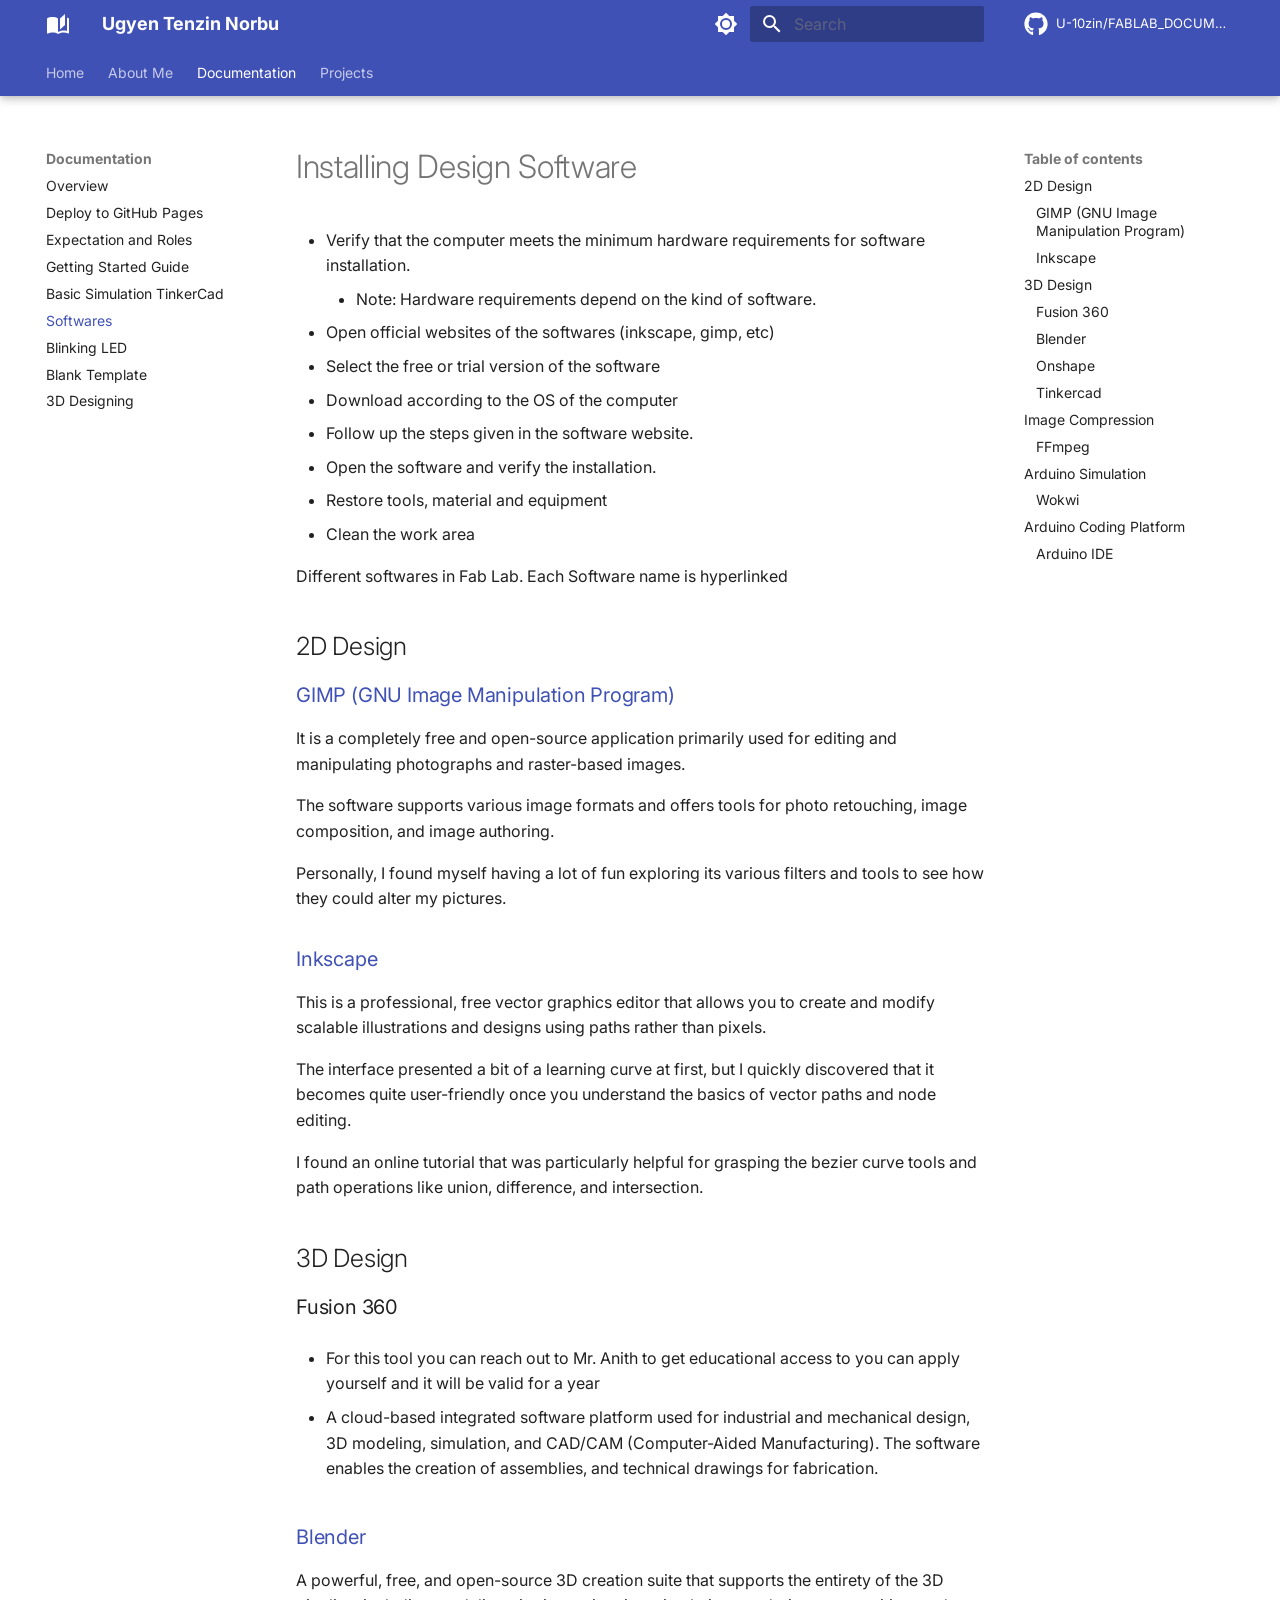
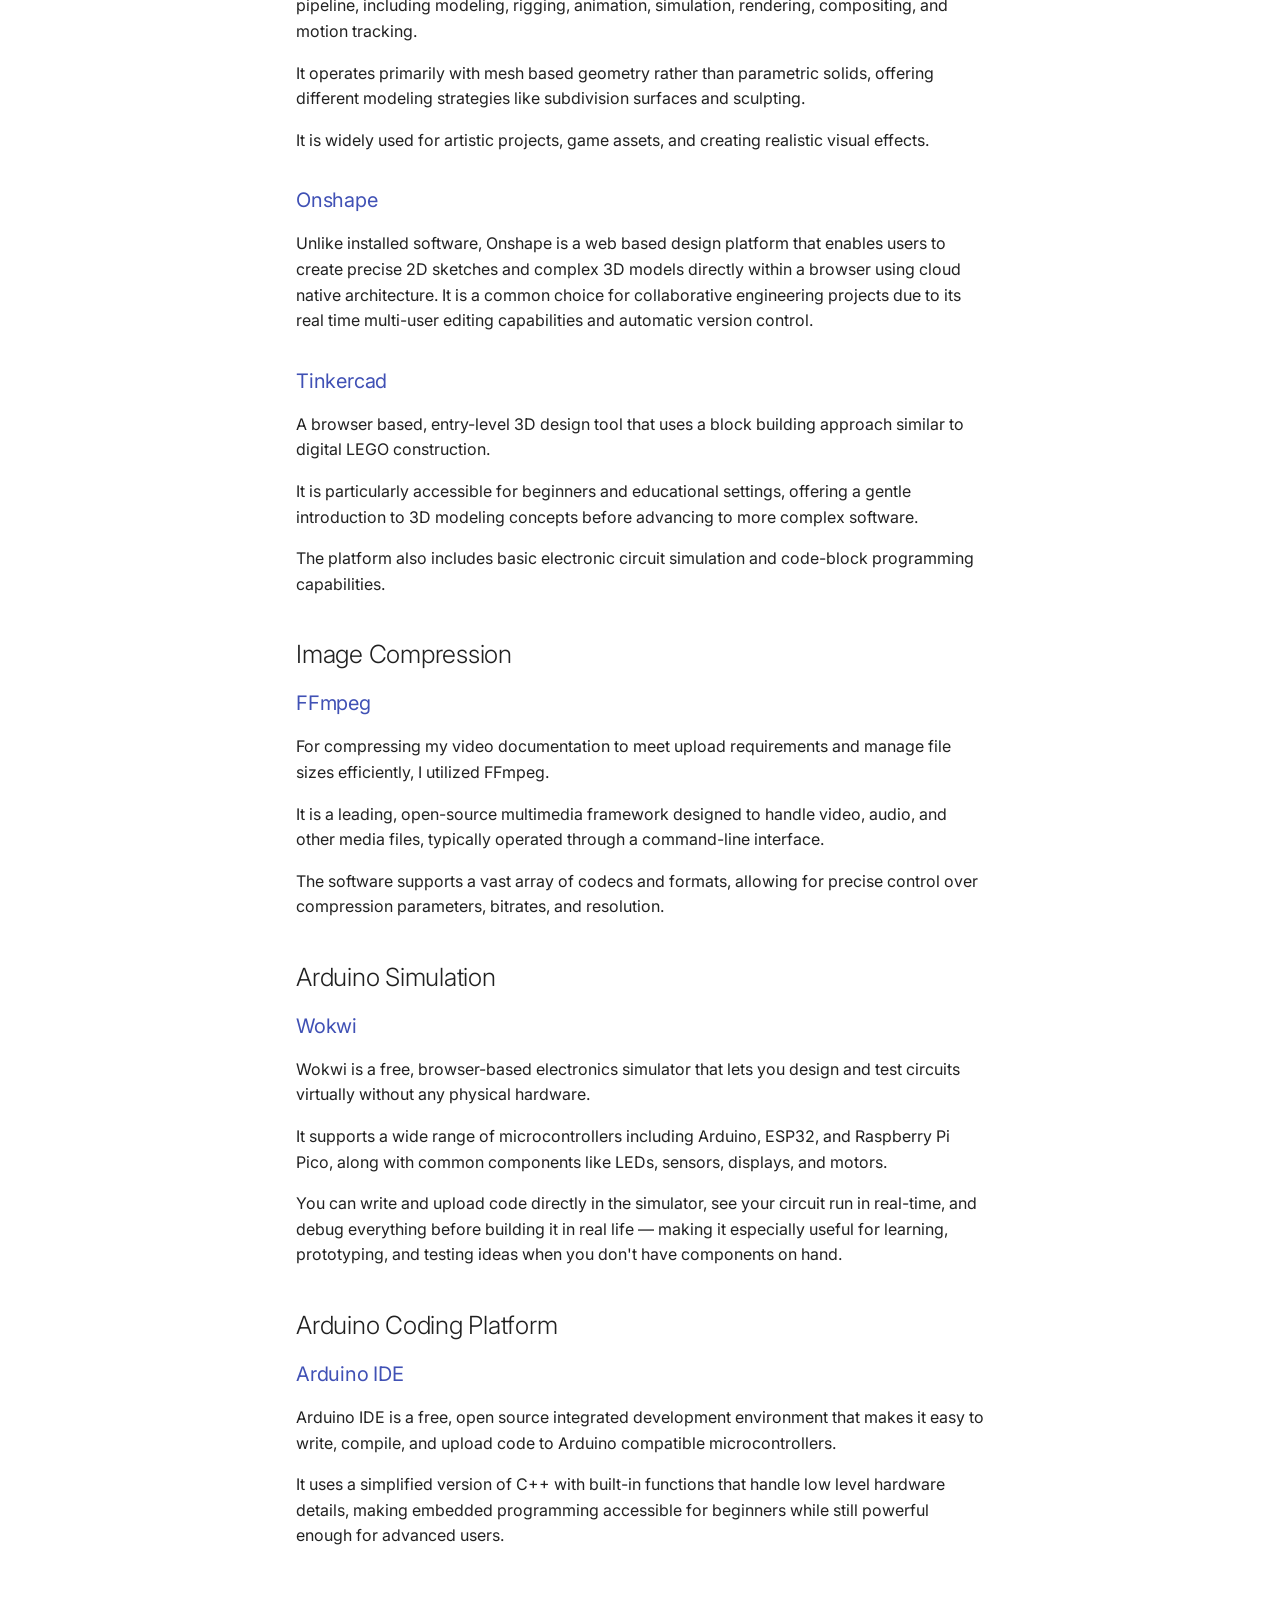
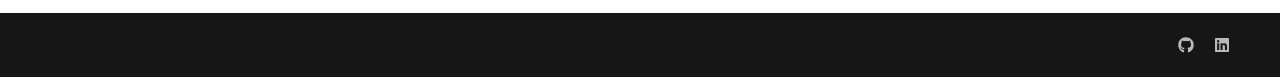
<file: documentation/installation/index.html>
<!doctype html>
<html lang="en" class="no-js">
  <head>
    
      <meta charset="utf-8">
      <meta name="viewport" content="width=device-width,initial-scale=1">
      
        <meta name="description" content="My personal documentation site.">
      
      
        <meta name="author" content="UGYEN TENZIN NORBU">
      
      
        <link rel="canonical" href="https://U-10zin.github.io/FABLAB_DOCUMENT/documentation/installation/">
      
      
        <link rel="prev" href="../basic_simulation/">
      
      
        <link rel="next" href="../led_blink/">
      
      
        
      
      
      <link rel="icon" href="../../assets/images/favicon.png">
      <meta name="generator" content="mkdocs-1.6.1, mkdocs-material-9.7.7">
    
    
      
        <title>Softwares - Ugyen Tenzin Norbu</title>
      
    
    
      <link rel="stylesheet" href="../../assets/stylesheets/main.ec1eaa64.min.css">
      
        
        <link rel="stylesheet" href="../../assets/stylesheets/palette.ab4e12ef.min.css">
      
      


    
    
      
    
    
      
        
        
        <link rel="preconnect" href="https://fonts.gstatic.com" crossorigin>
        <link rel="stylesheet" href="https://fonts.googleapis.com/css?family=Inter:300,300i,400,400i,700,700i%7CRoboto+Mono:400,400i,700,700i&display=fallback">
        <style>:root{--md-text-font:"Inter";--md-code-font:"Roboto Mono"}</style>
      
    
    
      <link rel="stylesheet" href="../../stylesheets/extra.css">
    
    <script>__md_scope=new URL("../..",location),__md_hash=e=>[...e].reduce(((e,_)=>(e<<5)-e+_.charCodeAt(0)),0),__md_get=(e,_=localStorage,t=__md_scope)=>JSON.parse(_.getItem(t.pathname+"."+e)),__md_set=(e,_,t=localStorage,a=__md_scope)=>{try{t.setItem(a.pathname+"."+e,JSON.stringify(_))}catch(e){}}</script>
    
      

    
    
  </head>
  
  
    
    
      
    
    
    
    
    <body dir="ltr" data-md-color-scheme="default" data-md-color-primary="indigo" data-md-color-accent="teal">
  
    
    <input class="md-toggle" data-md-toggle="drawer" type="checkbox" id="__drawer" autocomplete="off">
    <input class="md-toggle" data-md-toggle="search" type="checkbox" id="__search" autocomplete="off">
    <label class="md-overlay" for="__drawer"></label>
    <div data-md-component="skip">
      
        
        <a href="#installing-design-software" class="md-skip">
          Skip to content
        </a>
      
    </div>
    <div data-md-component="announce">
      
    </div>
    
    
      

  

<header class="md-header md-header--shadow md-header--lifted" data-md-component="header">
  <nav class="md-header__inner md-grid" aria-label="Header">
    <a href="../.." title="Ugyen Tenzin Norbu" class="md-header__button md-logo" aria-label="Ugyen Tenzin Norbu" data-md-component="logo">
      
  
  <svg xmlns="http://www.w3.org/2000/svg" viewBox="0 0 24 24"><path d="m19 2-5 4.5v11l5-4.5zM6.5 5C4.55 5 2.45 5.4 1 6.5v14.66c0 .25.25.5.5.5.1 0 .15-.07.25-.07 1.35-.65 3.3-1.09 4.75-1.09 1.95 0 4.05.4 5.5 1.5 1.35-.85 3.8-1.5 5.5-1.5 1.65 0 3.35.31 4.75 1.06.1.05.15.03.25.03.25 0 .5-.25.5-.5V6.5c-.6-.45-1.25-.75-2-1V19c-1.1-.35-2.3-.5-3.5-.5-1.7 0-4.15.65-5.5 1.5V6.5C10.55 5.4 8.45 5 6.5 5"/></svg>

    </a>
    <label class="md-header__button md-icon" for="__drawer">
      
      <svg xmlns="http://www.w3.org/2000/svg" viewBox="0 0 24 24"><path d="M3 6h18v2H3zm0 5h18v2H3zm0 5h18v2H3z"/></svg>
    </label>
    <div class="md-header__title" data-md-component="header-title">
      <div class="md-header__ellipsis">
        <div class="md-header__topic">
          <span class="md-ellipsis">
            Ugyen Tenzin Norbu
          </span>
        </div>
        <div class="md-header__topic" data-md-component="header-topic">
          <span class="md-ellipsis">
            
              Softwares
            
          </span>
        </div>
      </div>
    </div>
    
      
        <form class="md-header__option" data-md-component="palette">
  
    
    
    
    <input class="md-option" data-md-color-media="(prefers-color-scheme: light)" data-md-color-scheme="default" data-md-color-primary="indigo" data-md-color-accent="teal"  aria-label="Switch to dark mode"  type="radio" name="__palette" id="__palette_0">
    
      <label class="md-header__button md-icon" title="Switch to dark mode" for="__palette_1" hidden>
        <svg xmlns="http://www.w3.org/2000/svg" viewBox="0 0 24 24"><path d="M12 8a4 4 0 0 0-4 4 4 4 0 0 0 4 4 4 4 0 0 0 4-4 4 4 0 0 0-4-4m0 10a6 6 0 0 1-6-6 6 6 0 0 1 6-6 6 6 0 0 1 6 6 6 6 0 0 1-6 6m8-9.31V4h-4.69L12 .69 8.69 4H4v4.69L.69 12 4 15.31V20h4.69L12 23.31 15.31 20H20v-4.69L23.31 12z"/></svg>
      </label>
    
  
    
    
    
    <input class="md-option" data-md-color-media="(prefers-color-scheme: dark)" data-md-color-scheme="slate" data-md-color-primary="indigo" data-md-color-accent="teal"  aria-label="Switch to light mode"  type="radio" name="__palette" id="__palette_1">
    
      <label class="md-header__button md-icon" title="Switch to light mode" for="__palette_0" hidden>
        <svg xmlns="http://www.w3.org/2000/svg" viewBox="0 0 24 24"><path d="M12 18c-.89 0-1.74-.2-2.5-.55C11.56 16.5 13 14.42 13 12s-1.44-4.5-3.5-5.45C10.26 6.2 11.11 6 12 6a6 6 0 0 1 6 6 6 6 0 0 1-6 6m8-9.31V4h-4.69L12 .69 8.69 4H4v4.69L.69 12 4 15.31V20h4.69L12 23.31 15.31 20H20v-4.69L23.31 12z"/></svg>
      </label>
    
  
</form>
      
    
    
      <script>var palette=__md_get("__palette");if(palette&&palette.color){if("(prefers-color-scheme)"===palette.color.media){var media=matchMedia("(prefers-color-scheme: light)"),input=document.querySelector(media.matches?"[data-md-color-media='(prefers-color-scheme: light)']":"[data-md-color-media='(prefers-color-scheme: dark)']");palette.color.media=input.getAttribute("data-md-color-media"),palette.color.scheme=input.getAttribute("data-md-color-scheme"),palette.color.primary=input.getAttribute("data-md-color-primary"),palette.color.accent=input.getAttribute("data-md-color-accent")}for(var[key,value]of Object.entries(palette.color))document.body.setAttribute("data-md-color-"+key,value)}</script>
    
    
    
      
      
        <label class="md-header__button md-icon" for="__search">
          
          <svg xmlns="http://www.w3.org/2000/svg" viewBox="0 0 24 24"><path d="M9.5 3A6.5 6.5 0 0 1 16 9.5c0 1.61-.59 3.09-1.56 4.23l.27.27h.79l5 5-1.5 1.5-5-5v-.79l-.27-.27A6.52 6.52 0 0 1 9.5 16 6.5 6.5 0 0 1 3 9.5 6.5 6.5 0 0 1 9.5 3m0 2C7 5 5 7 5 9.5S7 14 9.5 14 14 12 14 9.5 12 5 9.5 5"/></svg>
        </label>
        <div class="md-search" data-md-component="search" role="dialog">
  <label class="md-search__overlay" for="__search"></label>
  <div class="md-search__inner" role="search">
    <form class="md-search__form" name="search">
      <input type="text" class="md-search__input" name="query" aria-label="Search" placeholder="Search" autocapitalize="off" autocorrect="off" autocomplete="off" spellcheck="false" data-md-component="search-query" required>
      <label class="md-search__icon md-icon" for="__search">
        
        <svg xmlns="http://www.w3.org/2000/svg" viewBox="0 0 24 24"><path d="M9.5 3A6.5 6.5 0 0 1 16 9.5c0 1.61-.59 3.09-1.56 4.23l.27.27h.79l5 5-1.5 1.5-5-5v-.79l-.27-.27A6.52 6.52 0 0 1 9.5 16 6.5 6.5 0 0 1 3 9.5 6.5 6.5 0 0 1 9.5 3m0 2C7 5 5 7 5 9.5S7 14 9.5 14 14 12 14 9.5 12 5 9.5 5"/></svg>
        
        <svg xmlns="http://www.w3.org/2000/svg" viewBox="0 0 24 24"><path d="M20 11v2H8l5.5 5.5-1.42 1.42L4.16 12l7.92-7.92L13.5 5.5 8 11z"/></svg>
      </label>
      <nav class="md-search__options" aria-label="Search">
        
        <button type="reset" class="md-search__icon md-icon" title="Clear" aria-label="Clear" tabindex="-1">
          
          <svg xmlns="http://www.w3.org/2000/svg" viewBox="0 0 24 24"><path d="M19 6.41 17.59 5 12 10.59 6.41 5 5 6.41 10.59 12 5 17.59 6.41 19 12 13.41 17.59 19 19 17.59 13.41 12z"/></svg>
        </button>
      </nav>
      
        <div class="md-search__suggest" data-md-component="search-suggest"></div>
      
    </form>
    <div class="md-search__output">
      <div class="md-search__scrollwrap" tabindex="0" data-md-scrollfix>
        <div class="md-search-result" data-md-component="search-result">
          <div class="md-search-result__meta">
            Initializing search
          </div>
          <ol class="md-search-result__list" role="presentation"></ol>
        </div>
      </div>
    </div>
  </div>
</div>
      
    
    
      <div class="md-header__source">
        <a href="https://github.com/U-10zin/FABLAB_DOCUMENT" title="Go to repository" class="md-source" data-md-component="source">
  <div class="md-source__icon md-icon">
    
    <svg xmlns="http://www.w3.org/2000/svg" viewBox="0 0 512 512"><!--! Font Awesome Free 7.1.0 by @fontawesome - https://fontawesome.com License - https://fontawesome.com/license/free (Icons: CC BY 4.0, Fonts: SIL OFL 1.1, Code: MIT License) Copyright 2025 Fonticons, Inc.--><path d="M173.9 397.4c0 2-2.3 3.6-5.2 3.6-3.3.3-5.6-1.3-5.6-3.6 0-2 2.3-3.6 5.2-3.6 3-.3 5.6 1.3 5.6 3.6m-31.1-4.5c-.7 2 1.3 4.3 4.3 4.9 2.6 1 5.6 0 6.2-2s-1.3-4.3-4.3-5.2c-2.6-.7-5.5.3-6.2 2.3m44.2-1.7c-2.9.7-4.9 2.6-4.6 4.9.3 2 2.9 3.3 5.9 2.6 2.9-.7 4.9-2.6 4.6-4.6-.3-1.9-3-3.2-5.9-2.9M252.8 8C114.1 8 8 113.3 8 252c0 110.9 69.8 205.8 169.5 239.2 12.8 2.3 17.3-5.6 17.3-12.1 0-6.2-.3-40.4-.3-61.4 0 0-70 15-84.7-29.8 0 0-11.4-29.1-27.8-36.6 0 0-22.9-15.7 1.6-15.4 0 0 24.9 2 38.6 25.8 21.9 38.6 58.6 27.5 72.9 20.9 2.3-16 8.8-27.1 16-33.7-55.9-6.2-112.3-14.3-112.3-110.5 0-27.5 7.6-41.3 23.6-58.9-2.6-6.5-11.1-33.3 2.6-67.9 20.9-6.5 69 27 69 27 20-5.6 41.5-8.5 62.8-8.5s42.8 2.9 62.8 8.5c0 0 48.1-33.6 69-27 13.7 34.7 5.2 61.4 2.6 67.9 16 17.7 25.8 31.5 25.8 58.9 0 96.5-58.9 104.2-114.8 110.5 9.2 7.9 17 22.9 17 46.4 0 33.7-.3 75.4-.3 83.6 0 6.5 4.6 14.4 17.3 12.1C436.2 457.8 504 362.9 504 252 504 113.3 391.5 8 252.8 8M105.2 352.9c-1.3 1-1 3.3.7 5.2 1.6 1.6 3.9 2.3 5.2 1 1.3-1 1-3.3-.7-5.2-1.6-1.6-3.9-2.3-5.2-1m-10.8-8.1c-.7 1.3.3 2.9 2.3 3.9 1.6 1 3.6.7 4.3-.7.7-1.3-.3-2.9-2.3-3.9-2-.6-3.6-.3-4.3.7m32.4 35.6c-1.6 1.3-1 4.3 1.3 6.2 2.3 2.3 5.2 2.6 6.5 1 1.3-1.3.7-4.3-1.3-6.2-2.2-2.3-5.2-2.6-6.5-1m-11.4-14.7c-1.6 1-1.6 3.6 0 5.9s4.3 3.3 5.6 2.3c1.6-1.3 1.6-3.9 0-6.2-1.4-2.3-4-3.3-5.6-2"/></svg>
  </div>
  <div class="md-source__repository">
    U-10zin/FABLAB_DOCUMENT
  </div>
</a>
      </div>
    
  </nav>
  
    
      
<nav class="md-tabs" aria-label="Tabs" data-md-component="tabs">
  <div class="md-grid">
    <ul class="md-tabs__list">
      
        
  
  
  
  
    
    
      <li class="md-tabs__item">
        <a href="../.." class="md-tabs__link">
          
  
  
  Home

        </a>
      </li>
    
  

      
        
  
  
  
  
    
    
      <li class="md-tabs__item">
        <a href="../../about/" class="md-tabs__link">
          
  
  
  About Me

        </a>
      </li>
    
  

      
        
  
  
  
    
  
  
    
    
      <li class="md-tabs__item md-tabs__item--active">
        <a href="../" class="md-tabs__link">
          
  
  
  Documentation

        </a>
      </li>
    
  

      
        
  
  
  
  
    
    
      <li class="md-tabs__item">
        <a href="../../projects/" class="md-tabs__link">
          
  
  
  Projects

        </a>
      </li>
    
  

      
    </ul>
  </div>
</nav>
    
  
</header>
    
    <div class="md-container" data-md-component="container">
      
      
        
      
      <main class="md-main" data-md-component="main">
        <div class="md-main__inner md-grid">
          
            
              
              <div class="md-sidebar md-sidebar--primary" data-md-component="sidebar" data-md-type="navigation" >
                <div class="md-sidebar__scrollwrap">
                  <div class="md-sidebar__inner">
                    


  


<nav class="md-nav md-nav--primary md-nav--lifted" aria-label="Navigation" data-md-level="0">
  <label class="md-nav__title" for="__drawer">
    <a href="../.." title="Ugyen Tenzin Norbu" class="md-nav__button md-logo" aria-label="Ugyen Tenzin Norbu" data-md-component="logo">
      
  
  <svg xmlns="http://www.w3.org/2000/svg" viewBox="0 0 24 24"><path d="m19 2-5 4.5v11l5-4.5zM6.5 5C4.55 5 2.45 5.4 1 6.5v14.66c0 .25.25.5.5.5.1 0 .15-.07.25-.07 1.35-.65 3.3-1.09 4.75-1.09 1.95 0 4.05.4 5.5 1.5 1.35-.85 3.8-1.5 5.5-1.5 1.65 0 3.35.31 4.75 1.06.1.05.15.03.25.03.25 0 .5-.25.5-.5V6.5c-.6-.45-1.25-.75-2-1V19c-1.1-.35-2.3-.5-3.5-.5-1.7 0-4.15.65-5.5 1.5V6.5C10.55 5.4 8.45 5 6.5 5"/></svg>

    </a>
    Ugyen Tenzin Norbu
  </label>
  
    <div class="md-nav__source">
      <a href="https://github.com/U-10zin/FABLAB_DOCUMENT" title="Go to repository" class="md-source" data-md-component="source">
  <div class="md-source__icon md-icon">
    
    <svg xmlns="http://www.w3.org/2000/svg" viewBox="0 0 512 512"><!--! Font Awesome Free 7.1.0 by @fontawesome - https://fontawesome.com License - https://fontawesome.com/license/free (Icons: CC BY 4.0, Fonts: SIL OFL 1.1, Code: MIT License) Copyright 2025 Fonticons, Inc.--><path d="M173.9 397.4c0 2-2.3 3.6-5.2 3.6-3.3.3-5.6-1.3-5.6-3.6 0-2 2.3-3.6 5.2-3.6 3-.3 5.6 1.3 5.6 3.6m-31.1-4.5c-.7 2 1.3 4.3 4.3 4.9 2.6 1 5.6 0 6.2-2s-1.3-4.3-4.3-5.2c-2.6-.7-5.5.3-6.2 2.3m44.2-1.7c-2.9.7-4.9 2.6-4.6 4.9.3 2 2.9 3.3 5.9 2.6 2.9-.7 4.9-2.6 4.6-4.6-.3-1.9-3-3.2-5.9-2.9M252.8 8C114.1 8 8 113.3 8 252c0 110.9 69.8 205.8 169.5 239.2 12.8 2.3 17.3-5.6 17.3-12.1 0-6.2-.3-40.4-.3-61.4 0 0-70 15-84.7-29.8 0 0-11.4-29.1-27.8-36.6 0 0-22.9-15.7 1.6-15.4 0 0 24.9 2 38.6 25.8 21.9 38.6 58.6 27.5 72.9 20.9 2.3-16 8.8-27.1 16-33.7-55.9-6.2-112.3-14.3-112.3-110.5 0-27.5 7.6-41.3 23.6-58.9-2.6-6.5-11.1-33.3 2.6-67.9 20.9-6.5 69 27 69 27 20-5.6 41.5-8.5 62.8-8.5s42.8 2.9 62.8 8.5c0 0 48.1-33.6 69-27 13.7 34.7 5.2 61.4 2.6 67.9 16 17.7 25.8 31.5 25.8 58.9 0 96.5-58.9 104.2-114.8 110.5 9.2 7.9 17 22.9 17 46.4 0 33.7-.3 75.4-.3 83.6 0 6.5 4.6 14.4 17.3 12.1C436.2 457.8 504 362.9 504 252 504 113.3 391.5 8 252.8 8M105.2 352.9c-1.3 1-1 3.3.7 5.2 1.6 1.6 3.9 2.3 5.2 1 1.3-1 1-3.3-.7-5.2-1.6-1.6-3.9-2.3-5.2-1m-10.8-8.1c-.7 1.3.3 2.9 2.3 3.9 1.6 1 3.6.7 4.3-.7.7-1.3-.3-2.9-2.3-3.9-2-.6-3.6-.3-4.3.7m32.4 35.6c-1.6 1.3-1 4.3 1.3 6.2 2.3 2.3 5.2 2.6 6.5 1 1.3-1.3.7-4.3-1.3-6.2-2.2-2.3-5.2-2.6-6.5-1m-11.4-14.7c-1.6 1-1.6 3.6 0 5.9s4.3 3.3 5.6 2.3c1.6-1.3 1.6-3.9 0-6.2-1.4-2.3-4-3.3-5.6-2"/></svg>
  </div>
  <div class="md-source__repository">
    U-10zin/FABLAB_DOCUMENT
  </div>
</a>
    </div>
  
  <ul class="md-nav__list" data-md-scrollfix>
    
      
      
  
  
  
  
    
    
    
    
      
      
        
      
    
    
    <li class="md-nav__item md-nav__item--nested">
      
        
        
          
        
        <input class="md-nav__toggle md-toggle md-toggle--indeterminate" type="checkbox" id="__nav_1" >
        
          
          <label class="md-nav__link" for="__nav_1" id="__nav_1_label" tabindex="0">
            
  
  
  <span class="md-ellipsis">
    
  
    Home
  

    
  </span>
  
  

            <span class="md-nav__icon md-icon"></span>
          </label>
        
        <nav class="md-nav" data-md-level="1" aria-labelledby="__nav_1_label" aria-expanded="false">
          <label class="md-nav__title" for="__nav_1">
            <span class="md-nav__icon md-icon"></span>
            
  
    Home
  

          </label>
          <ul class="md-nav__list" data-md-scrollfix>
            
              
                
  
  
  
  
    <li class="md-nav__item">
      <a href="../.." class="md-nav__link">
        
  
  
  <span class="md-ellipsis">
    
  
    Welcome
  

    
  </span>
  
  

      </a>
    </li>
  

              
            
          </ul>
        </nav>
      
    </li>
  

    
      
      
  
  
  
  
    
    
    
    
      
      
        
      
    
    
    <li class="md-nav__item md-nav__item--nested">
      
        
        
          
        
        <input class="md-nav__toggle md-toggle md-toggle--indeterminate" type="checkbox" id="__nav_2" >
        
          
          <label class="md-nav__link" for="__nav_2" id="__nav_2_label" tabindex="0">
            
  
  
  <span class="md-ellipsis">
    
  
    About Me
  

    
  </span>
  
  

            <span class="md-nav__icon md-icon"></span>
          </label>
        
        <nav class="md-nav" data-md-level="1" aria-labelledby="__nav_2_label" aria-expanded="false">
          <label class="md-nav__title" for="__nav_2">
            <span class="md-nav__icon md-icon"></span>
            
  
    About Me
  

          </label>
          <ul class="md-nav__list" data-md-scrollfix>
            
              
                
  
  
  
  
    <li class="md-nav__item">
      <a href="../../about/" class="md-nav__link">
        
  
  
  <span class="md-ellipsis">
    
  
    Introduction
  

    
  </span>
  
  

      </a>
    </li>
  

              
            
          </ul>
        </nav>
      
    </li>
  

    
      
      
  
  
    
  
  
  
    
    
    
    
      
        
        
      
      
        
      
    
    
    <li class="md-nav__item md-nav__item--active md-nav__item--section md-nav__item--nested">
      
        
        
        <input class="md-nav__toggle md-toggle " type="checkbox" id="__nav_3" checked>
        
          
          <label class="md-nav__link" for="__nav_3" id="__nav_3_label" tabindex="">
            
  
  
  <span class="md-ellipsis">
    
  
    Documentation
  

    
  </span>
  
  

            <span class="md-nav__icon md-icon"></span>
          </label>
        
        <nav class="md-nav" data-md-level="1" aria-labelledby="__nav_3_label" aria-expanded="true">
          <label class="md-nav__title" for="__nav_3">
            <span class="md-nav__icon md-icon"></span>
            
  
    Documentation
  

          </label>
          <ul class="md-nav__list" data-md-scrollfix>
            
              
                
  
  
  
  
    <li class="md-nav__item">
      <a href="../" class="md-nav__link">
        
  
  
  <span class="md-ellipsis">
    
  
    Overview
  

    
  </span>
  
  

      </a>
    </li>
  

              
            
              
                
  
  
  
  
    <li class="md-nav__item">
      <a href="../github-deployment/" class="md-nav__link">
        
  
  
  <span class="md-ellipsis">
    
  
    Deploy to GitHub Pages
  

    
  </span>
  
  

      </a>
    </li>
  

              
            
              
                
  
  
  
  
    <li class="md-nav__item">
      <a href="../expectation/" class="md-nav__link">
        
  
  
  <span class="md-ellipsis">
    
  
    Expectation and Roles
  

    
  </span>
  
  

      </a>
    </li>
  

              
            
              
                
  
  
  
  
    <li class="md-nav__item">
      <a href="../getting-started/" class="md-nav__link">
        
  
  
  <span class="md-ellipsis">
    
  
    Getting Started Guide
  

    
  </span>
  
  

      </a>
    </li>
  

              
            
              
                
  
  
  
  
    <li class="md-nav__item">
      <a href="../basic_simulation/" class="md-nav__link">
        
  
  
  <span class="md-ellipsis">
    
  
    Basic Simulation TinkerCad
  

    
  </span>
  
  

      </a>
    </li>
  

              
            
              
                
  
  
    
  
  
  
    <li class="md-nav__item md-nav__item--active">
      
      <input class="md-nav__toggle md-toggle" type="checkbox" id="__toc">
      
      
        
      
      
        <label class="md-nav__link md-nav__link--active" for="__toc">
          
  
  
  <span class="md-ellipsis">
    
  
    Softwares
  

    
  </span>
  
  

          <span class="md-nav__icon md-icon"></span>
        </label>
      
      <a href="./" class="md-nav__link md-nav__link--active">
        
  
  
  <span class="md-ellipsis">
    
  
    Softwares
  

    
  </span>
  
  

      </a>
      
        

<nav class="md-nav md-nav--secondary" aria-label="Table of contents">
  
  
  
    
  
  
    <label class="md-nav__title" for="__toc">
      <span class="md-nav__icon md-icon"></span>
      Table of contents
    </label>
    <ul class="md-nav__list" data-md-component="toc" data-md-scrollfix>
      
        <li class="md-nav__item">
  <a href="#2d-design" class="md-nav__link">
    <span class="md-ellipsis">
      
        2D Design
      
    </span>
  </a>
  
    <nav class="md-nav" aria-label="2D Design">
      <ul class="md-nav__list">
        
          <li class="md-nav__item">
  <a href="#gimp-gnu-image-manipulation-program" class="md-nav__link">
    <span class="md-ellipsis">
      
        GIMP (GNU Image Manipulation Program)
      
    </span>
  </a>
  
</li>
        
          <li class="md-nav__item">
  <a href="#inkscape" class="md-nav__link">
    <span class="md-ellipsis">
      
        Inkscape
      
    </span>
  </a>
  
</li>
        
      </ul>
    </nav>
  
</li>
      
        <li class="md-nav__item">
  <a href="#3d-design" class="md-nav__link">
    <span class="md-ellipsis">
      
        3D Design
      
    </span>
  </a>
  
    <nav class="md-nav" aria-label="3D Design">
      <ul class="md-nav__list">
        
          <li class="md-nav__item">
  <a href="#fusion-360" class="md-nav__link">
    <span class="md-ellipsis">
      
        Fusion 360
      
    </span>
  </a>
  
</li>
        
          <li class="md-nav__item">
  <a href="#blender" class="md-nav__link">
    <span class="md-ellipsis">
      
        Blender
      
    </span>
  </a>
  
</li>
        
          <li class="md-nav__item">
  <a href="#onshape" class="md-nav__link">
    <span class="md-ellipsis">
      
        Onshape
      
    </span>
  </a>
  
</li>
        
          <li class="md-nav__item">
  <a href="#tinkercad" class="md-nav__link">
    <span class="md-ellipsis">
      
        Tinkercad
      
    </span>
  </a>
  
</li>
        
      </ul>
    </nav>
  
</li>
      
        <li class="md-nav__item">
  <a href="#image-compression" class="md-nav__link">
    <span class="md-ellipsis">
      
        Image Compression
      
    </span>
  </a>
  
    <nav class="md-nav" aria-label="Image Compression">
      <ul class="md-nav__list">
        
          <li class="md-nav__item">
  <a href="#ffmpeg" class="md-nav__link">
    <span class="md-ellipsis">
      
        FFmpeg
      
    </span>
  </a>
  
</li>
        
      </ul>
    </nav>
  
</li>
      
        <li class="md-nav__item">
  <a href="#arduino-simulation" class="md-nav__link">
    <span class="md-ellipsis">
      
        Arduino Simulation
      
    </span>
  </a>
  
    <nav class="md-nav" aria-label="Arduino Simulation">
      <ul class="md-nav__list">
        
          <li class="md-nav__item">
  <a href="#wokwi" class="md-nav__link">
    <span class="md-ellipsis">
      
        Wokwi
      
    </span>
  </a>
  
</li>
        
      </ul>
    </nav>
  
</li>
      
        <li class="md-nav__item">
  <a href="#arduino-coding-platform" class="md-nav__link">
    <span class="md-ellipsis">
      
        Arduino Coding Platform
      
    </span>
  </a>
  
    <nav class="md-nav" aria-label="Arduino Coding Platform">
      <ul class="md-nav__list">
        
          <li class="md-nav__item">
  <a href="#arduino-ide" class="md-nav__link">
    <span class="md-ellipsis">
      
        Arduino IDE
      
    </span>
  </a>
  
</li>
        
      </ul>
    </nav>
  
</li>
      
    </ul>
  
</nav>
      
    </li>
  

              
            
              
                
  
  
  
  
    <li class="md-nav__item">
      <a href="../led_blink/" class="md-nav__link">
        
  
  
  <span class="md-ellipsis">
    
  
    Blinking LED
  

    
  </span>
  
  

      </a>
    </li>
  

              
            
              
                
  
  
  
  
    <li class="md-nav__item">
      <a href="../template/" class="md-nav__link">
        
  
  
  <span class="md-ellipsis">
    
  
    Blank Template
  

    
  </span>
  
  

      </a>
    </li>
  

              
            
              
                
  
  
  
  
    <li class="md-nav__item">
      <a href="../3d_design/" class="md-nav__link">
        
  
  
  <span class="md-ellipsis">
    
  
    3D Designing
  

    
  </span>
  
  

      </a>
    </li>
  

              
            
          </ul>
        </nav>
      
    </li>
  

    
      
      
  
  
  
  
    
    
    
    
      
      
        
      
    
    
    <li class="md-nav__item md-nav__item--nested">
      
        
        
          
        
        <input class="md-nav__toggle md-toggle md-toggle--indeterminate" type="checkbox" id="__nav_4" >
        
          
          <label class="md-nav__link" for="__nav_4" id="__nav_4_label" tabindex="0">
            
  
  
  <span class="md-ellipsis">
    
  
    Projects
  

    
  </span>
  
  

            <span class="md-nav__icon md-icon"></span>
          </label>
        
        <nav class="md-nav" data-md-level="1" aria-labelledby="__nav_4_label" aria-expanded="false">
          <label class="md-nav__title" for="__nav_4">
            <span class="md-nav__icon md-icon"></span>
            
  
    Projects
  

          </label>
          <ul class="md-nav__list" data-md-scrollfix>
            
              
                
  
  
  
  
    <li class="md-nav__item">
      <a href="../../projects/" class="md-nav__link">
        
  
  
  <span class="md-ellipsis">
    
  
    Overview
  

    
  </span>
  
  

      </a>
    </li>
  

              
            
              
                
  
  
  
  
    <li class="md-nav__item">
      <a href="../../projects/project-template/" class="md-nav__link">
        
  
  
  <span class="md-ellipsis">
    
  
    Project Template
  

    
  </span>
  
  

      </a>
    </li>
  

              
            
          </ul>
        </nav>
      
    </li>
  

    
  </ul>
</nav>
                  </div>
                </div>
              </div>
            
            
              
              <div class="md-sidebar md-sidebar--secondary" data-md-component="sidebar" data-md-type="toc" >
                <div class="md-sidebar__scrollwrap">
                  <div class="md-sidebar__inner">
                    

<nav class="md-nav md-nav--secondary" aria-label="Table of contents">
  
  
  
    
  
  
    <label class="md-nav__title" for="__toc">
      <span class="md-nav__icon md-icon"></span>
      Table of contents
    </label>
    <ul class="md-nav__list" data-md-component="toc" data-md-scrollfix>
      
        <li class="md-nav__item">
  <a href="#2d-design" class="md-nav__link">
    <span class="md-ellipsis">
      
        2D Design
      
    </span>
  </a>
  
    <nav class="md-nav" aria-label="2D Design">
      <ul class="md-nav__list">
        
          <li class="md-nav__item">
  <a href="#gimp-gnu-image-manipulation-program" class="md-nav__link">
    <span class="md-ellipsis">
      
        GIMP (GNU Image Manipulation Program)
      
    </span>
  </a>
  
</li>
        
          <li class="md-nav__item">
  <a href="#inkscape" class="md-nav__link">
    <span class="md-ellipsis">
      
        Inkscape
      
    </span>
  </a>
  
</li>
        
      </ul>
    </nav>
  
</li>
      
        <li class="md-nav__item">
  <a href="#3d-design" class="md-nav__link">
    <span class="md-ellipsis">
      
        3D Design
      
    </span>
  </a>
  
    <nav class="md-nav" aria-label="3D Design">
      <ul class="md-nav__list">
        
          <li class="md-nav__item">
  <a href="#fusion-360" class="md-nav__link">
    <span class="md-ellipsis">
      
        Fusion 360
      
    </span>
  </a>
  
</li>
        
          <li class="md-nav__item">
  <a href="#blender" class="md-nav__link">
    <span class="md-ellipsis">
      
        Blender
      
    </span>
  </a>
  
</li>
        
          <li class="md-nav__item">
  <a href="#onshape" class="md-nav__link">
    <span class="md-ellipsis">
      
        Onshape
      
    </span>
  </a>
  
</li>
        
          <li class="md-nav__item">
  <a href="#tinkercad" class="md-nav__link">
    <span class="md-ellipsis">
      
        Tinkercad
      
    </span>
  </a>
  
</li>
        
      </ul>
    </nav>
  
</li>
      
        <li class="md-nav__item">
  <a href="#image-compression" class="md-nav__link">
    <span class="md-ellipsis">
      
        Image Compression
      
    </span>
  </a>
  
    <nav class="md-nav" aria-label="Image Compression">
      <ul class="md-nav__list">
        
          <li class="md-nav__item">
  <a href="#ffmpeg" class="md-nav__link">
    <span class="md-ellipsis">
      
        FFmpeg
      
    </span>
  </a>
  
</li>
        
      </ul>
    </nav>
  
</li>
      
        <li class="md-nav__item">
  <a href="#arduino-simulation" class="md-nav__link">
    <span class="md-ellipsis">
      
        Arduino Simulation
      
    </span>
  </a>
  
    <nav class="md-nav" aria-label="Arduino Simulation">
      <ul class="md-nav__list">
        
          <li class="md-nav__item">
  <a href="#wokwi" class="md-nav__link">
    <span class="md-ellipsis">
      
        Wokwi
      
    </span>
  </a>
  
</li>
        
      </ul>
    </nav>
  
</li>
      
        <li class="md-nav__item">
  <a href="#arduino-coding-platform" class="md-nav__link">
    <span class="md-ellipsis">
      
        Arduino Coding Platform
      
    </span>
  </a>
  
    <nav class="md-nav" aria-label="Arduino Coding Platform">
      <ul class="md-nav__list">
        
          <li class="md-nav__item">
  <a href="#arduino-ide" class="md-nav__link">
    <span class="md-ellipsis">
      
        Arduino IDE
      
    </span>
  </a>
  
</li>
        
      </ul>
    </nav>
  
</li>
      
    </ul>
  
</nav>
                  </div>
                </div>
              </div>
            
          
          
            <div class="md-content" data-md-component="content">
              
              <article class="md-content__inner md-typeset">
                
                  


  
  


<h1 id="installing-design-software">Installing Design Software<a class="headerlink" href="#installing-design-software" title="Permanent link">&para;</a></h1>
<ul>
<li>Verify that the computer meets the minimum hardware requirements for software installation.<ul>
<li>Note: Hardware requirements depend on the kind of software.</li>
</ul>
</li>
<li>Open official websites of the softwares (inkscape, gimp, etc)</li>
<li>Select the free or trial version of the software</li>
<li>Download according to the OS of the computer</li>
<li>Follow up the steps given in the software website.</li>
<li>Open the software and verify the installation.</li>
<li>Restore tools, material and equipment  </li>
<li>Clean the work area</li>
</ul>
<p>Different softwares in Fab Lab. Each Software name is hyperlinked</p>
<h2 id="2d-design">2D Design<a class="headerlink" href="#2d-design" title="Permanent link">&para;</a></h2>
<h3 id="gimp-gnu-image-manipulation-program"><a href="https://www.gimp.org/">GIMP (GNU Image Manipulation Program)</a><a class="headerlink" href="#gimp-gnu-image-manipulation-program" title="Permanent link">&para;</a></h3>
<p>It is a completely free and open-source application primarily used for editing and manipulating photographs and raster-based images.</p>
<p>The software supports various image formats and offers tools for photo retouching, image composition, and image authoring.</p>
<p>Personally, I found myself having a lot of fun exploring its various filters and tools to see how they could alter my pictures.</p>
<h3 id="inkscape"><a href="https://inkscape.org/">Inkscape</a><a class="headerlink" href="#inkscape" title="Permanent link">&para;</a></h3>
<p>This is a professional, free vector graphics editor that allows you to create and modify scalable illustrations and designs using paths rather than pixels.</p>
<p>The interface presented a bit of a learning curve at first, but I quickly discovered that it becomes quite user-friendly once you understand the basics of vector paths and node editing.</p>
<p>I found an online tutorial that was particularly helpful for grasping the bezier curve tools and path operations like union, difference, and intersection.</p>
<h2 id="3d-design">3D Design<a class="headerlink" href="#3d-design" title="Permanent link">&para;</a></h2>
<h3 id="fusion-360">Fusion 360<a class="headerlink" href="#fusion-360" title="Permanent link">&para;</a></h3>
<ul>
<li>
<p>For this tool you can reach out to Mr. Anith to get educational access to you can apply yourself and it will be valid for a year</p>
</li>
<li>
<p>A cloud-based integrated software platform used for industrial and mechanical design, 3D modeling, simulation, and CAD/CAM (Computer-Aided Manufacturing). The software enables the creation of assemblies, and technical drawings for fabrication.</p>
</li>
</ul>
<h3 id="blender"><a href="https://www.blender.org/">Blender</a><a class="headerlink" href="#blender" title="Permanent link">&para;</a></h3>
<p>A powerful, free, and open-source 3D creation suite that supports the entirety of the 3D pipeline, including modeling, rigging, animation, simulation, rendering, compositing, and motion tracking.</p>
<p>It operates primarily with mesh based geometry rather than parametric solids, offering different modeling strategies like subdivision surfaces and sculpting.</p>
<p>It is widely used for artistic projects, game assets, and creating realistic visual effects.</p>
<h3 id="onshape"><a href="https://www.onshape.com/en/">Onshape</a><a class="headerlink" href="#onshape" title="Permanent link">&para;</a></h3>
<p>Unlike installed software, Onshape is a web based design platform that enables users to create precise 2D sketches and complex 3D models directly within a browser using cloud native architecture. It is a common choice for collaborative engineering projects due to its real time multi-user editing capabilities and automatic version control.</p>
<h3 id="tinkercad"><a href="https://www.tinkercad.com/">Tinkercad</a><a class="headerlink" href="#tinkercad" title="Permanent link">&para;</a></h3>
<p>A browser based, entry-level 3D design tool that uses a block building approach similar to digital LEGO construction.</p>
<p>It is particularly accessible for beginners and educational settings, offering a gentle introduction to 3D modeling concepts before advancing to more complex software.</p>
<p>The platform also includes basic electronic circuit simulation and code-block programming capabilities.</p>
<h2 id="image-compression">Image Compression<a class="headerlink" href="#image-compression" title="Permanent link">&para;</a></h2>
<h3 id="ffmpeg"><a href="https://ffmpeg.org/">FFmpeg</a><a class="headerlink" href="#ffmpeg" title="Permanent link">&para;</a></h3>
<p>For compressing my video documentation to meet upload requirements and manage file sizes efficiently, I utilized FFmpeg.</p>
<p>It is a leading, open-source multimedia framework designed to handle video, audio, and other media files, typically operated through a command-line interface.</p>
<p>The software supports a vast array of codecs and formats, allowing for precise control over compression parameters, bitrates, and resolution.</p>
<h2 id="arduino-simulation">Arduino Simulation<a class="headerlink" href="#arduino-simulation" title="Permanent link">&para;</a></h2>
<h3 id="wokwi"><a href="https://wokwi.com/arduino">Wokwi</a><a class="headerlink" href="#wokwi" title="Permanent link">&para;</a></h3>
<p>Wokwi is a free, browser-based electronics simulator that lets you design and test circuits virtually without any physical hardware.</p>
<p>It supports a wide range of microcontrollers including Arduino, ESP32, and Raspberry Pi Pico, along with common components like LEDs, sensors, displays, and motors.</p>
<p>You can write and upload code directly in the simulator, see your circuit run in real-time, and debug everything before building it in real life — making it especially useful for learning, prototyping, and testing ideas when you don't have components on hand.</p>
<h2 id="arduino-coding-platform">Arduino Coding Platform<a class="headerlink" href="#arduino-coding-platform" title="Permanent link">&para;</a></h2>
<h3 id="arduino-ide"><a href="https://www.arduino.cc/en/software/">Arduino IDE</a><a class="headerlink" href="#arduino-ide" title="Permanent link">&para;</a></h3>
<p>Arduino IDE is a free, open source integrated development environment that makes it easy to write, compile, and upload code to Arduino compatible microcontrollers.</p>
<p>It uses a simplified version of C++ with built-in functions that handle low level hardware details, making embedded programming accessible for beginners while still powerful enough for advanced users.</p>












                
              </article>
            </div>
          
          
  <script>var tabs=__md_get("__tabs");if(Array.isArray(tabs))e:for(var set of document.querySelectorAll(".tabbed-set")){var labels=set.querySelector(".tabbed-labels");for(var tab of tabs)for(var label of labels.getElementsByTagName("label"))if(label.innerText.trim()===tab){var input=document.getElementById(label.htmlFor);input.checked=!0;continue e}}</script>

<script>var target=document.getElementById(location.hash.slice(1));target&&target.name&&(target.checked=target.name.startsWith("__tabbed_"))</script>
        </div>
        
          <button type="button" class="md-top md-icon" data-md-component="top" hidden>
  
  <svg xmlns="http://www.w3.org/2000/svg" viewBox="0 0 24 24"><path d="M13 20h-2V8l-5.5 5.5-1.42-1.42L12 4.16l7.92 7.92-1.42 1.42L13 8z"/></svg>
  Back to top
</button>
        
      </main>
      
        <footer class="md-footer">
  
  <div class="md-footer-meta md-typeset">
    <div class="md-footer-meta__inner md-grid">
      <div class="md-copyright">
  
  
</div>
      
        
<div class="md-social">
  
    
    
    
    
    <a href="https://github.com/yourusername" target="_blank" rel="noopener" title="GitHub" class="md-social__link">
      <svg xmlns="http://www.w3.org/2000/svg" viewBox="0 0 512 512"><!--! Font Awesome Free 7.1.0 by @fontawesome - https://fontawesome.com License - https://fontawesome.com/license/free (Icons: CC BY 4.0, Fonts: SIL OFL 1.1, Code: MIT License) Copyright 2025 Fonticons, Inc.--><path d="M173.9 397.4c0 2-2.3 3.6-5.2 3.6-3.3.3-5.6-1.3-5.6-3.6 0-2 2.3-3.6 5.2-3.6 3-.3 5.6 1.3 5.6 3.6m-31.1-4.5c-.7 2 1.3 4.3 4.3 4.9 2.6 1 5.6 0 6.2-2s-1.3-4.3-4.3-5.2c-2.6-.7-5.5.3-6.2 2.3m44.2-1.7c-2.9.7-4.9 2.6-4.6 4.9.3 2 2.9 3.3 5.9 2.6 2.9-.7 4.9-2.6 4.6-4.6-.3-1.9-3-3.2-5.9-2.9M252.8 8C114.1 8 8 113.3 8 252c0 110.9 69.8 205.8 169.5 239.2 12.8 2.3 17.3-5.6 17.3-12.1 0-6.2-.3-40.4-.3-61.4 0 0-70 15-84.7-29.8 0 0-11.4-29.1-27.8-36.6 0 0-22.9-15.7 1.6-15.4 0 0 24.9 2 38.6 25.8 21.9 38.6 58.6 27.5 72.9 20.9 2.3-16 8.8-27.1 16-33.7-55.9-6.2-112.3-14.3-112.3-110.5 0-27.5 7.6-41.3 23.6-58.9-2.6-6.5-11.1-33.3 2.6-67.9 20.9-6.5 69 27 69 27 20-5.6 41.5-8.5 62.8-8.5s42.8 2.9 62.8 8.5c0 0 48.1-33.6 69-27 13.7 34.7 5.2 61.4 2.6 67.9 16 17.7 25.8 31.5 25.8 58.9 0 96.5-58.9 104.2-114.8 110.5 9.2 7.9 17 22.9 17 46.4 0 33.7-.3 75.4-.3 83.6 0 6.5 4.6 14.4 17.3 12.1C436.2 457.8 504 362.9 504 252 504 113.3 391.5 8 252.8 8M105.2 352.9c-1.3 1-1 3.3.7 5.2 1.6 1.6 3.9 2.3 5.2 1 1.3-1 1-3.3-.7-5.2-1.6-1.6-3.9-2.3-5.2-1m-10.8-8.1c-.7 1.3.3 2.9 2.3 3.9 1.6 1 3.6.7 4.3-.7.7-1.3-.3-2.9-2.3-3.9-2-.6-3.6-.3-4.3.7m32.4 35.6c-1.6 1.3-1 4.3 1.3 6.2 2.3 2.3 5.2 2.6 6.5 1 1.3-1.3.7-4.3-1.3-6.2-2.2-2.3-5.2-2.6-6.5-1m-11.4-14.7c-1.6 1-1.6 3.6 0 5.9s4.3 3.3 5.6 2.3c1.6-1.3 1.6-3.9 0-6.2-1.4-2.3-4-3.3-5.6-2"/></svg>
    </a>
  
    
    
    
    
    <a href="https://linkedin.com/in/yourusername" target="_blank" rel="noopener" title="LinkedIn" class="md-social__link">
      <svg xmlns="http://www.w3.org/2000/svg" viewBox="0 0 448 512"><!--! Font Awesome Free 7.1.0 by @fontawesome - https://fontawesome.com License - https://fontawesome.com/license/free (Icons: CC BY 4.0, Fonts: SIL OFL 1.1, Code: MIT License) Copyright 2025 Fonticons, Inc.--><path d="M416 32H31.9C14.3 32 0 46.5 0 64.3v383.4C0 465.5 14.3 480 31.9 480H416c17.6 0 32-14.5 32-32.3V64.3c0-17.8-14.4-32.3-32-32.3M135.4 416H69V202.2h66.5V416zM102.2 96a38.5 38.5 0 1 1 0 77 38.5 38.5 0 1 1 0-77m282.1 320h-66.4V312c0-24.8-.5-56.7-34.5-56.7-34.6 0-39.9 27-39.9 54.9V416h-66.4V202.2h63.7v29.2h.9c8.9-16.8 30.6-34.5 62.9-34.5 67.2 0 79.7 44.3 79.7 101.9z"/></svg>
    </a>
  
</div>
      
    </div>
  </div>
</footer>
      
    </div>
    <div class="md-dialog" data-md-component="dialog">
      <div class="md-dialog__inner md-typeset"></div>
    </div>
    
      <div class="md-progress" data-md-component="progress" role="progressbar"></div>
    
    
    
      
      
      <script id="__config" type="application/json">{"annotate": null, "base": "../..", "features": ["navigation.tabs", "navigation.tabs.sticky", "navigation.sections", "navigation.expand", "navigation.top", "navigation.instant", "navigation.instant.progress", "search.suggest", "search.highlight", "content.code.copy", "content.tabs.link", "toc.follow"], "search": "../../assets/javascripts/workers/search.2c215733.min.js", "tags": null, "translations": {"clipboard.copied": "Copied to clipboard", "clipboard.copy": "Copy to clipboard", "search.result.more.one": "1 more on this page", "search.result.more.other": "# more on this page", "search.result.none": "No matching documents", "search.result.one": "1 matching document", "search.result.other": "# matching documents", "search.result.placeholder": "Type to start searching", "search.result.term.missing": "Missing", "select.version": "Select version"}, "version": null}</script>
    
    
      <script src="../../assets/javascripts/bundle.d7400e89.min.js"></script>
      
    
  </body>
</html>
</file>
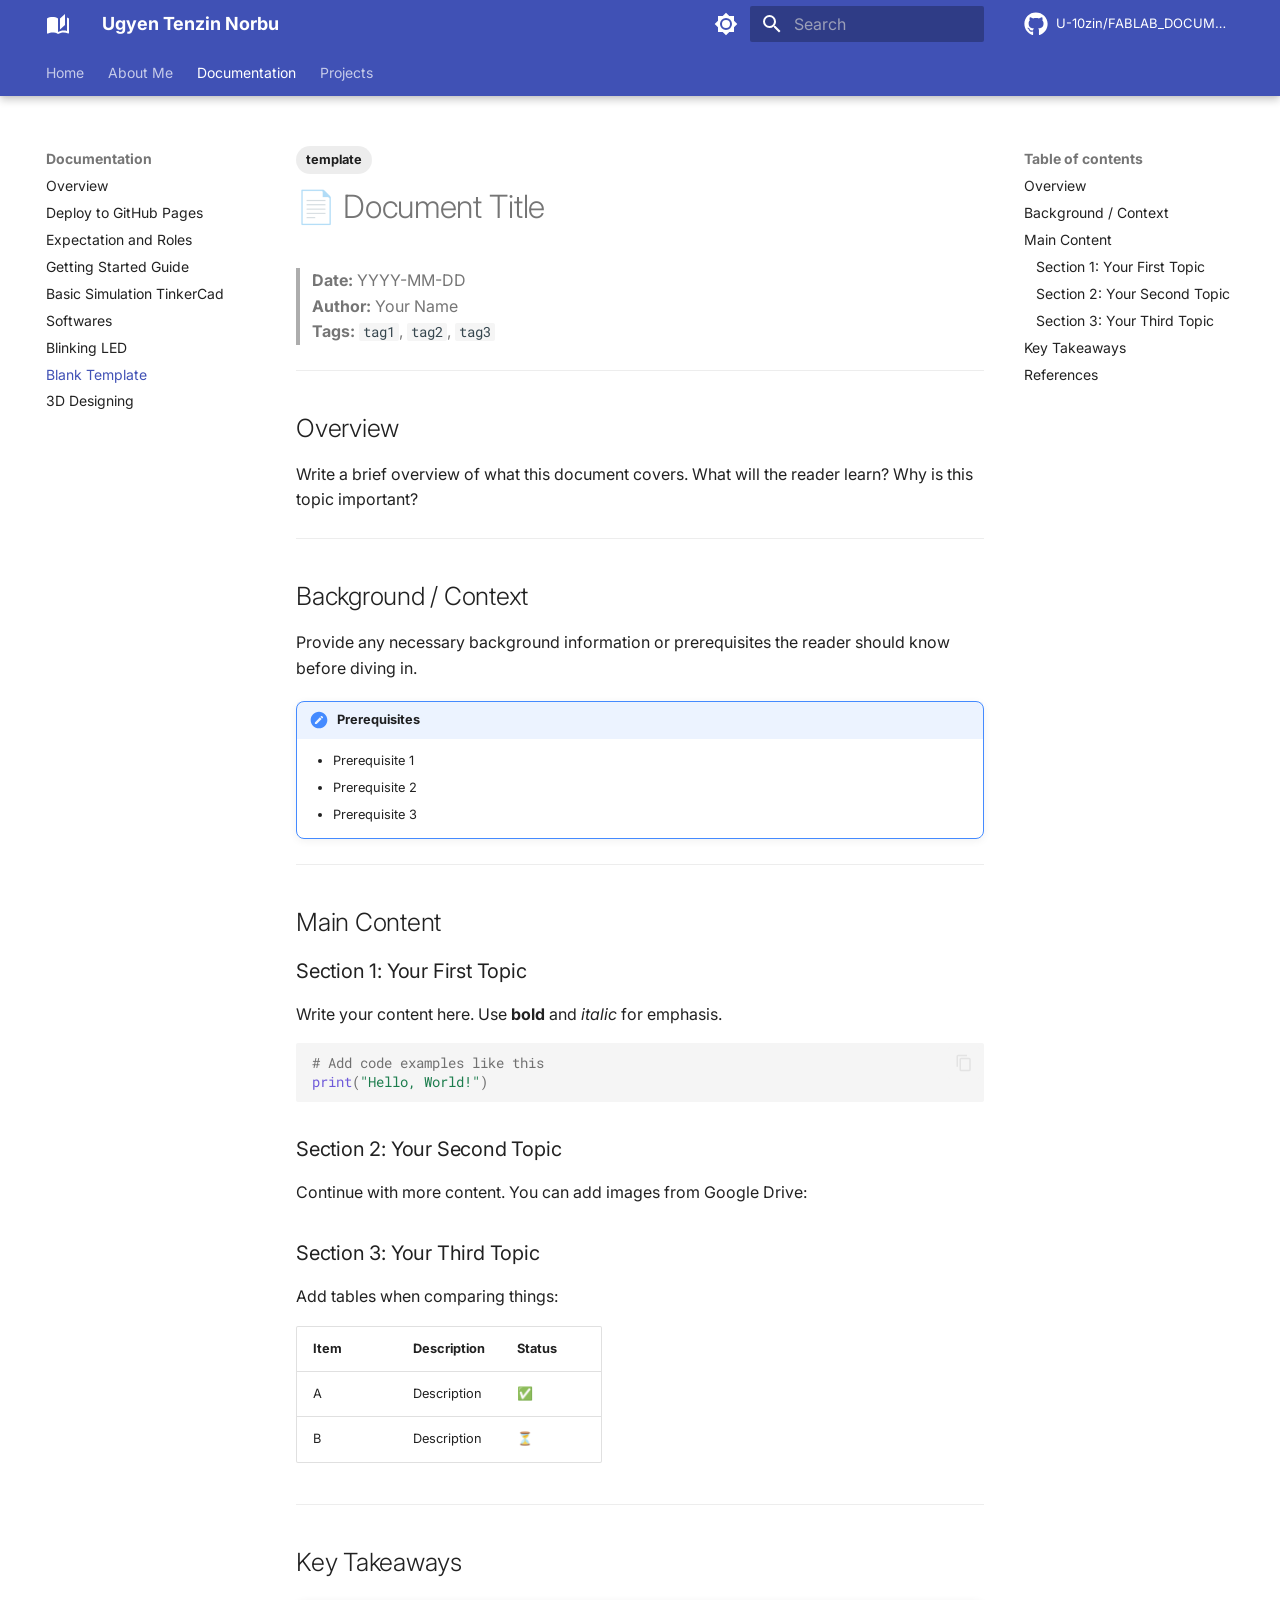
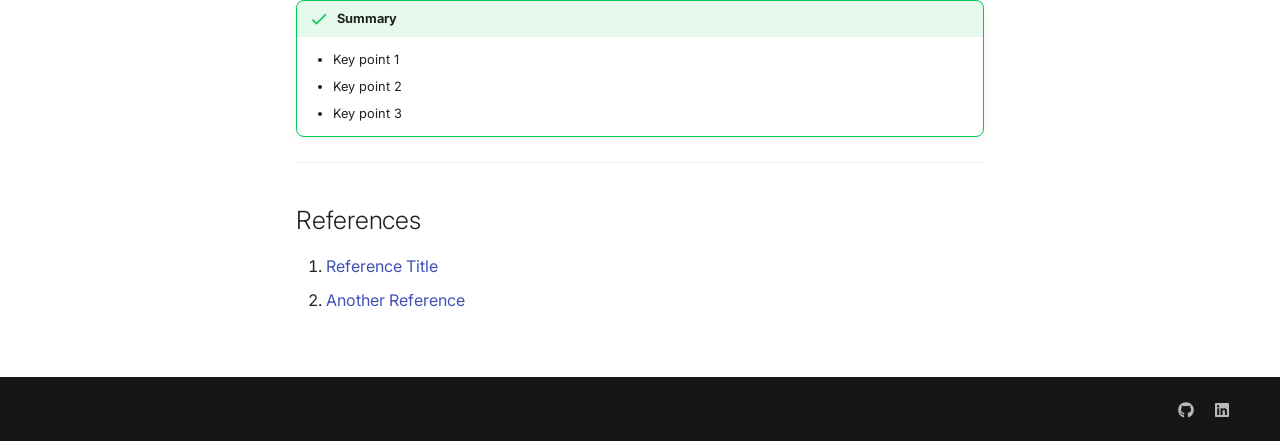
<file: documentation/template/index.html>
<!doctype html>
<html lang="en" class="no-js">
  <head>
    
      <meta charset="utf-8">
      <meta name="viewport" content="width=device-width,initial-scale=1">
      
        <meta name="description" content="My personal documentation site.">
      
      
        <meta name="author" content="UGYEN TENZIN NORBU">
      
      
        <link rel="canonical" href="https://U-10zin.github.io/FABLAB_DOCUMENT/documentation/template/">
      
      
        <link rel="prev" href="../led_blink/">
      
      
        <link rel="next" href="../3d_design/">
      
      
        
      
      
      <link rel="icon" href="../../assets/images/favicon.png">
      <meta name="generator" content="mkdocs-1.6.1, mkdocs-material-9.7.7">
    
    
      
        <title>Document Template - Ugyen Tenzin Norbu</title>
      
    
    
      <link rel="stylesheet" href="../../assets/stylesheets/main.ec1eaa64.min.css">
      
        
        <link rel="stylesheet" href="../../assets/stylesheets/palette.ab4e12ef.min.css">
      
      


    
    
      
    
    
      
        
        
        <link rel="preconnect" href="https://fonts.gstatic.com" crossorigin>
        <link rel="stylesheet" href="https://fonts.googleapis.com/css?family=Inter:300,300i,400,400i,700,700i%7CRoboto+Mono:400,400i,700,700i&display=fallback">
        <style>:root{--md-text-font:"Inter";--md-code-font:"Roboto Mono"}</style>
      
    
    
      <link rel="stylesheet" href="../../stylesheets/extra.css">
    
    <script>__md_scope=new URL("../..",location),__md_hash=e=>[...e].reduce(((e,_)=>(e<<5)-e+_.charCodeAt(0)),0),__md_get=(e,_=localStorage,t=__md_scope)=>JSON.parse(_.getItem(t.pathname+"."+e)),__md_set=(e,_,t=localStorage,a=__md_scope)=>{try{t.setItem(a.pathname+"."+e,JSON.stringify(_))}catch(e){}}</script>
    
      

    
    
  </head>
  
  
    
    
      
    
    
    
    
    <body dir="ltr" data-md-color-scheme="default" data-md-color-primary="indigo" data-md-color-accent="teal">
  
    
    <input class="md-toggle" data-md-toggle="drawer" type="checkbox" id="__drawer" autocomplete="off">
    <input class="md-toggle" data-md-toggle="search" type="checkbox" id="__search" autocomplete="off">
    <label class="md-overlay" for="__drawer"></label>
    <div data-md-component="skip">
      
        
        <a href="#document-title" class="md-skip">
          Skip to content
        </a>
      
    </div>
    <div data-md-component="announce">
      
    </div>
    
    
      

  

<header class="md-header md-header--shadow md-header--lifted" data-md-component="header">
  <nav class="md-header__inner md-grid" aria-label="Header">
    <a href="../.." title="Ugyen Tenzin Norbu" class="md-header__button md-logo" aria-label="Ugyen Tenzin Norbu" data-md-component="logo">
      
  
  <svg xmlns="http://www.w3.org/2000/svg" viewBox="0 0 24 24"><path d="m19 2-5 4.5v11l5-4.5zM6.5 5C4.55 5 2.45 5.4 1 6.5v14.66c0 .25.25.5.5.5.1 0 .15-.07.25-.07 1.35-.65 3.3-1.09 4.75-1.09 1.95 0 4.05.4 5.5 1.5 1.35-.85 3.8-1.5 5.5-1.5 1.65 0 3.35.31 4.75 1.06.1.05.15.03.25.03.25 0 .5-.25.5-.5V6.5c-.6-.45-1.25-.75-2-1V19c-1.1-.35-2.3-.5-3.5-.5-1.7 0-4.15.65-5.5 1.5V6.5C10.55 5.4 8.45 5 6.5 5"/></svg>

    </a>
    <label class="md-header__button md-icon" for="__drawer">
      
      <svg xmlns="http://www.w3.org/2000/svg" viewBox="0 0 24 24"><path d="M3 6h18v2H3zm0 5h18v2H3zm0 5h18v2H3z"/></svg>
    </label>
    <div class="md-header__title" data-md-component="header-title">
      <div class="md-header__ellipsis">
        <div class="md-header__topic">
          <span class="md-ellipsis">
            Ugyen Tenzin Norbu
          </span>
        </div>
        <div class="md-header__topic" data-md-component="header-topic">
          <span class="md-ellipsis">
            
              Document Template
            
          </span>
        </div>
      </div>
    </div>
    
      
        <form class="md-header__option" data-md-component="palette">
  
    
    
    
    <input class="md-option" data-md-color-media="(prefers-color-scheme: light)" data-md-color-scheme="default" data-md-color-primary="indigo" data-md-color-accent="teal"  aria-label="Switch to dark mode"  type="radio" name="__palette" id="__palette_0">
    
      <label class="md-header__button md-icon" title="Switch to dark mode" for="__palette_1" hidden>
        <svg xmlns="http://www.w3.org/2000/svg" viewBox="0 0 24 24"><path d="M12 8a4 4 0 0 0-4 4 4 4 0 0 0 4 4 4 4 0 0 0 4-4 4 4 0 0 0-4-4m0 10a6 6 0 0 1-6-6 6 6 0 0 1 6-6 6 6 0 0 1 6 6 6 6 0 0 1-6 6m8-9.31V4h-4.69L12 .69 8.69 4H4v4.69L.69 12 4 15.31V20h4.69L12 23.31 15.31 20H20v-4.69L23.31 12z"/></svg>
      </label>
    
  
    
    
    
    <input class="md-option" data-md-color-media="(prefers-color-scheme: dark)" data-md-color-scheme="slate" data-md-color-primary="indigo" data-md-color-accent="teal"  aria-label="Switch to light mode"  type="radio" name="__palette" id="__palette_1">
    
      <label class="md-header__button md-icon" title="Switch to light mode" for="__palette_0" hidden>
        <svg xmlns="http://www.w3.org/2000/svg" viewBox="0 0 24 24"><path d="M12 18c-.89 0-1.74-.2-2.5-.55C11.56 16.5 13 14.42 13 12s-1.44-4.5-3.5-5.45C10.26 6.2 11.11 6 12 6a6 6 0 0 1 6 6 6 6 0 0 1-6 6m8-9.31V4h-4.69L12 .69 8.69 4H4v4.69L.69 12 4 15.31V20h4.69L12 23.31 15.31 20H20v-4.69L23.31 12z"/></svg>
      </label>
    
  
</form>
      
    
    
      <script>var palette=__md_get("__palette");if(palette&&palette.color){if("(prefers-color-scheme)"===palette.color.media){var media=matchMedia("(prefers-color-scheme: light)"),input=document.querySelector(media.matches?"[data-md-color-media='(prefers-color-scheme: light)']":"[data-md-color-media='(prefers-color-scheme: dark)']");palette.color.media=input.getAttribute("data-md-color-media"),palette.color.scheme=input.getAttribute("data-md-color-scheme"),palette.color.primary=input.getAttribute("data-md-color-primary"),palette.color.accent=input.getAttribute("data-md-color-accent")}for(var[key,value]of Object.entries(palette.color))document.body.setAttribute("data-md-color-"+key,value)}</script>
    
    
    
      
      
        <label class="md-header__button md-icon" for="__search">
          
          <svg xmlns="http://www.w3.org/2000/svg" viewBox="0 0 24 24"><path d="M9.5 3A6.5 6.5 0 0 1 16 9.5c0 1.61-.59 3.09-1.56 4.23l.27.27h.79l5 5-1.5 1.5-5-5v-.79l-.27-.27A6.52 6.52 0 0 1 9.5 16 6.5 6.5 0 0 1 3 9.5 6.5 6.5 0 0 1 9.5 3m0 2C7 5 5 7 5 9.5S7 14 9.5 14 14 12 14 9.5 12 5 9.5 5"/></svg>
        </label>
        <div class="md-search" data-md-component="search" role="dialog">
  <label class="md-search__overlay" for="__search"></label>
  <div class="md-search__inner" role="search">
    <form class="md-search__form" name="search">
      <input type="text" class="md-search__input" name="query" aria-label="Search" placeholder="Search" autocapitalize="off" autocorrect="off" autocomplete="off" spellcheck="false" data-md-component="search-query" required>
      <label class="md-search__icon md-icon" for="__search">
        
        <svg xmlns="http://www.w3.org/2000/svg" viewBox="0 0 24 24"><path d="M9.5 3A6.5 6.5 0 0 1 16 9.5c0 1.61-.59 3.09-1.56 4.23l.27.27h.79l5 5-1.5 1.5-5-5v-.79l-.27-.27A6.52 6.52 0 0 1 9.5 16 6.5 6.5 0 0 1 3 9.5 6.5 6.5 0 0 1 9.5 3m0 2C7 5 5 7 5 9.5S7 14 9.5 14 14 12 14 9.5 12 5 9.5 5"/></svg>
        
        <svg xmlns="http://www.w3.org/2000/svg" viewBox="0 0 24 24"><path d="M20 11v2H8l5.5 5.5-1.42 1.42L4.16 12l7.92-7.92L13.5 5.5 8 11z"/></svg>
      </label>
      <nav class="md-search__options" aria-label="Search">
        
        <button type="reset" class="md-search__icon md-icon" title="Clear" aria-label="Clear" tabindex="-1">
          
          <svg xmlns="http://www.w3.org/2000/svg" viewBox="0 0 24 24"><path d="M19 6.41 17.59 5 12 10.59 6.41 5 5 6.41 10.59 12 5 17.59 6.41 19 12 13.41 17.59 19 19 17.59 13.41 12z"/></svg>
        </button>
      </nav>
      
        <div class="md-search__suggest" data-md-component="search-suggest"></div>
      
    </form>
    <div class="md-search__output">
      <div class="md-search__scrollwrap" tabindex="0" data-md-scrollfix>
        <div class="md-search-result" data-md-component="search-result">
          <div class="md-search-result__meta">
            Initializing search
          </div>
          <ol class="md-search-result__list" role="presentation"></ol>
        </div>
      </div>
    </div>
  </div>
</div>
      
    
    
      <div class="md-header__source">
        <a href="https://github.com/U-10zin/FABLAB_DOCUMENT" title="Go to repository" class="md-source" data-md-component="source">
  <div class="md-source__icon md-icon">
    
    <svg xmlns="http://www.w3.org/2000/svg" viewBox="0 0 512 512"><!--! Font Awesome Free 7.1.0 by @fontawesome - https://fontawesome.com License - https://fontawesome.com/license/free (Icons: CC BY 4.0, Fonts: SIL OFL 1.1, Code: MIT License) Copyright 2025 Fonticons, Inc.--><path d="M173.9 397.4c0 2-2.3 3.6-5.2 3.6-3.3.3-5.6-1.3-5.6-3.6 0-2 2.3-3.6 5.2-3.6 3-.3 5.6 1.3 5.6 3.6m-31.1-4.5c-.7 2 1.3 4.3 4.3 4.9 2.6 1 5.6 0 6.2-2s-1.3-4.3-4.3-5.2c-2.6-.7-5.5.3-6.2 2.3m44.2-1.7c-2.9.7-4.9 2.6-4.6 4.9.3 2 2.9 3.3 5.9 2.6 2.9-.7 4.9-2.6 4.6-4.6-.3-1.9-3-3.2-5.9-2.9M252.8 8C114.1 8 8 113.3 8 252c0 110.9 69.8 205.8 169.5 239.2 12.8 2.3 17.3-5.6 17.3-12.1 0-6.2-.3-40.4-.3-61.4 0 0-70 15-84.7-29.8 0 0-11.4-29.1-27.8-36.6 0 0-22.9-15.7 1.6-15.4 0 0 24.9 2 38.6 25.8 21.9 38.6 58.6 27.5 72.9 20.9 2.3-16 8.8-27.1 16-33.7-55.9-6.2-112.3-14.3-112.3-110.5 0-27.5 7.6-41.3 23.6-58.9-2.6-6.5-11.1-33.3 2.6-67.9 20.9-6.5 69 27 69 27 20-5.6 41.5-8.5 62.8-8.5s42.8 2.9 62.8 8.5c0 0 48.1-33.6 69-27 13.7 34.7 5.2 61.4 2.6 67.9 16 17.7 25.8 31.5 25.8 58.9 0 96.5-58.9 104.2-114.8 110.5 9.2 7.9 17 22.9 17 46.4 0 33.7-.3 75.4-.3 83.6 0 6.5 4.6 14.4 17.3 12.1C436.2 457.8 504 362.9 504 252 504 113.3 391.5 8 252.8 8M105.2 352.9c-1.3 1-1 3.3.7 5.2 1.6 1.6 3.9 2.3 5.2 1 1.3-1 1-3.3-.7-5.2-1.6-1.6-3.9-2.3-5.2-1m-10.8-8.1c-.7 1.3.3 2.9 2.3 3.9 1.6 1 3.6.7 4.3-.7.7-1.3-.3-2.9-2.3-3.9-2-.6-3.6-.3-4.3.7m32.4 35.6c-1.6 1.3-1 4.3 1.3 6.2 2.3 2.3 5.2 2.6 6.5 1 1.3-1.3.7-4.3-1.3-6.2-2.2-2.3-5.2-2.6-6.5-1m-11.4-14.7c-1.6 1-1.6 3.6 0 5.9s4.3 3.3 5.6 2.3c1.6-1.3 1.6-3.9 0-6.2-1.4-2.3-4-3.3-5.6-2"/></svg>
  </div>
  <div class="md-source__repository">
    U-10zin/FABLAB_DOCUMENT
  </div>
</a>
      </div>
    
  </nav>
  
    
      
<nav class="md-tabs" aria-label="Tabs" data-md-component="tabs">
  <div class="md-grid">
    <ul class="md-tabs__list">
      
        
  
  
  
  
    
    
      <li class="md-tabs__item">
        <a href="../.." class="md-tabs__link">
          
  
  
  Home

        </a>
      </li>
    
  

      
        
  
  
  
  
    
    
      <li class="md-tabs__item">
        <a href="../../about/" class="md-tabs__link">
          
  
  
  About Me

        </a>
      </li>
    
  

      
        
  
  
  
    
  
  
    
    
      <li class="md-tabs__item md-tabs__item--active">
        <a href="../" class="md-tabs__link">
          
  
  
  Documentation

        </a>
      </li>
    
  

      
        
  
  
  
  
    
    
      <li class="md-tabs__item">
        <a href="../../projects/" class="md-tabs__link">
          
  
  
  Projects

        </a>
      </li>
    
  

      
    </ul>
  </div>
</nav>
    
  
</header>
    
    <div class="md-container" data-md-component="container">
      
      
        
      
      <main class="md-main" data-md-component="main">
        <div class="md-main__inner md-grid">
          
            
              
              <div class="md-sidebar md-sidebar--primary" data-md-component="sidebar" data-md-type="navigation" >
                <div class="md-sidebar__scrollwrap">
                  <div class="md-sidebar__inner">
                    


  


<nav class="md-nav md-nav--primary md-nav--lifted" aria-label="Navigation" data-md-level="0">
  <label class="md-nav__title" for="__drawer">
    <a href="../.." title="Ugyen Tenzin Norbu" class="md-nav__button md-logo" aria-label="Ugyen Tenzin Norbu" data-md-component="logo">
      
  
  <svg xmlns="http://www.w3.org/2000/svg" viewBox="0 0 24 24"><path d="m19 2-5 4.5v11l5-4.5zM6.5 5C4.55 5 2.45 5.4 1 6.5v14.66c0 .25.25.5.5.5.1 0 .15-.07.25-.07 1.35-.65 3.3-1.09 4.75-1.09 1.95 0 4.05.4 5.5 1.5 1.35-.85 3.8-1.5 5.5-1.5 1.65 0 3.35.31 4.75 1.06.1.05.15.03.25.03.25 0 .5-.25.5-.5V6.5c-.6-.45-1.25-.75-2-1V19c-1.1-.35-2.3-.5-3.5-.5-1.7 0-4.15.65-5.5 1.5V6.5C10.55 5.4 8.45 5 6.5 5"/></svg>

    </a>
    Ugyen Tenzin Norbu
  </label>
  
    <div class="md-nav__source">
      <a href="https://github.com/U-10zin/FABLAB_DOCUMENT" title="Go to repository" class="md-source" data-md-component="source">
  <div class="md-source__icon md-icon">
    
    <svg xmlns="http://www.w3.org/2000/svg" viewBox="0 0 512 512"><!--! Font Awesome Free 7.1.0 by @fontawesome - https://fontawesome.com License - https://fontawesome.com/license/free (Icons: CC BY 4.0, Fonts: SIL OFL 1.1, Code: MIT License) Copyright 2025 Fonticons, Inc.--><path d="M173.9 397.4c0 2-2.3 3.6-5.2 3.6-3.3.3-5.6-1.3-5.6-3.6 0-2 2.3-3.6 5.2-3.6 3-.3 5.6 1.3 5.6 3.6m-31.1-4.5c-.7 2 1.3 4.3 4.3 4.9 2.6 1 5.6 0 6.2-2s-1.3-4.3-4.3-5.2c-2.6-.7-5.5.3-6.2 2.3m44.2-1.7c-2.9.7-4.9 2.6-4.6 4.9.3 2 2.9 3.3 5.9 2.6 2.9-.7 4.9-2.6 4.6-4.6-.3-1.9-3-3.2-5.9-2.9M252.8 8C114.1 8 8 113.3 8 252c0 110.9 69.8 205.8 169.5 239.2 12.8 2.3 17.3-5.6 17.3-12.1 0-6.2-.3-40.4-.3-61.4 0 0-70 15-84.7-29.8 0 0-11.4-29.1-27.8-36.6 0 0-22.9-15.7 1.6-15.4 0 0 24.9 2 38.6 25.8 21.9 38.6 58.6 27.5 72.9 20.9 2.3-16 8.8-27.1 16-33.7-55.9-6.2-112.3-14.3-112.3-110.5 0-27.5 7.6-41.3 23.6-58.9-2.6-6.5-11.1-33.3 2.6-67.9 20.9-6.5 69 27 69 27 20-5.6 41.5-8.5 62.8-8.5s42.8 2.9 62.8 8.5c0 0 48.1-33.6 69-27 13.7 34.7 5.2 61.4 2.6 67.9 16 17.7 25.8 31.5 25.8 58.9 0 96.5-58.9 104.2-114.8 110.5 9.2 7.9 17 22.9 17 46.4 0 33.7-.3 75.4-.3 83.6 0 6.5 4.6 14.4 17.3 12.1C436.2 457.8 504 362.9 504 252 504 113.3 391.5 8 252.8 8M105.2 352.9c-1.3 1-1 3.3.7 5.2 1.6 1.6 3.9 2.3 5.2 1 1.3-1 1-3.3-.7-5.2-1.6-1.6-3.9-2.3-5.2-1m-10.8-8.1c-.7 1.3.3 2.9 2.3 3.9 1.6 1 3.6.7 4.3-.7.7-1.3-.3-2.9-2.3-3.9-2-.6-3.6-.3-4.3.7m32.4 35.6c-1.6 1.3-1 4.3 1.3 6.2 2.3 2.3 5.2 2.6 6.5 1 1.3-1.3.7-4.3-1.3-6.2-2.2-2.3-5.2-2.6-6.5-1m-11.4-14.7c-1.6 1-1.6 3.6 0 5.9s4.3 3.3 5.6 2.3c1.6-1.3 1.6-3.9 0-6.2-1.4-2.3-4-3.3-5.6-2"/></svg>
  </div>
  <div class="md-source__repository">
    U-10zin/FABLAB_DOCUMENT
  </div>
</a>
    </div>
  
  <ul class="md-nav__list" data-md-scrollfix>
    
      
      
  
  
  
  
    
    
    
    
      
      
        
      
    
    
    <li class="md-nav__item md-nav__item--nested">
      
        
        
          
        
        <input class="md-nav__toggle md-toggle md-toggle--indeterminate" type="checkbox" id="__nav_1" >
        
          
          <label class="md-nav__link" for="__nav_1" id="__nav_1_label" tabindex="0">
            
  
  
  <span class="md-ellipsis">
    
  
    Home
  

    
  </span>
  
  

            <span class="md-nav__icon md-icon"></span>
          </label>
        
        <nav class="md-nav" data-md-level="1" aria-labelledby="__nav_1_label" aria-expanded="false">
          <label class="md-nav__title" for="__nav_1">
            <span class="md-nav__icon md-icon"></span>
            
  
    Home
  

          </label>
          <ul class="md-nav__list" data-md-scrollfix>
            
              
                
  
  
  
  
    <li class="md-nav__item">
      <a href="../.." class="md-nav__link">
        
  
  
  <span class="md-ellipsis">
    
  
    Welcome
  

    
  </span>
  
  

      </a>
    </li>
  

              
            
          </ul>
        </nav>
      
    </li>
  

    
      
      
  
  
  
  
    
    
    
    
      
      
        
      
    
    
    <li class="md-nav__item md-nav__item--nested">
      
        
        
          
        
        <input class="md-nav__toggle md-toggle md-toggle--indeterminate" type="checkbox" id="__nav_2" >
        
          
          <label class="md-nav__link" for="__nav_2" id="__nav_2_label" tabindex="0">
            
  
  
  <span class="md-ellipsis">
    
  
    About Me
  

    
  </span>
  
  

            <span class="md-nav__icon md-icon"></span>
          </label>
        
        <nav class="md-nav" data-md-level="1" aria-labelledby="__nav_2_label" aria-expanded="false">
          <label class="md-nav__title" for="__nav_2">
            <span class="md-nav__icon md-icon"></span>
            
  
    About Me
  

          </label>
          <ul class="md-nav__list" data-md-scrollfix>
            
              
                
  
  
  
  
    <li class="md-nav__item">
      <a href="../../about/" class="md-nav__link">
        
  
  
  <span class="md-ellipsis">
    
  
    Introduction
  

    
  </span>
  
  

      </a>
    </li>
  

              
            
          </ul>
        </nav>
      
    </li>
  

    
      
      
  
  
    
  
  
  
    
    
    
    
      
        
        
      
      
        
      
    
    
    <li class="md-nav__item md-nav__item--active md-nav__item--section md-nav__item--nested">
      
        
        
        <input class="md-nav__toggle md-toggle " type="checkbox" id="__nav_3" checked>
        
          
          <label class="md-nav__link" for="__nav_3" id="__nav_3_label" tabindex="">
            
  
  
  <span class="md-ellipsis">
    
  
    Documentation
  

    
  </span>
  
  

            <span class="md-nav__icon md-icon"></span>
          </label>
        
        <nav class="md-nav" data-md-level="1" aria-labelledby="__nav_3_label" aria-expanded="true">
          <label class="md-nav__title" for="__nav_3">
            <span class="md-nav__icon md-icon"></span>
            
  
    Documentation
  

          </label>
          <ul class="md-nav__list" data-md-scrollfix>
            
              
                
  
  
  
  
    <li class="md-nav__item">
      <a href="../" class="md-nav__link">
        
  
  
  <span class="md-ellipsis">
    
  
    Overview
  

    
  </span>
  
  

      </a>
    </li>
  

              
            
              
                
  
  
  
  
    <li class="md-nav__item">
      <a href="../github-deployment/" class="md-nav__link">
        
  
  
  <span class="md-ellipsis">
    
  
    Deploy to GitHub Pages
  

    
  </span>
  
  

      </a>
    </li>
  

              
            
              
                
  
  
  
  
    <li class="md-nav__item">
      <a href="../expectation/" class="md-nav__link">
        
  
  
  <span class="md-ellipsis">
    
  
    Expectation and Roles
  

    
  </span>
  
  

      </a>
    </li>
  

              
            
              
                
  
  
  
  
    <li class="md-nav__item">
      <a href="../getting-started/" class="md-nav__link">
        
  
  
  <span class="md-ellipsis">
    
  
    Getting Started Guide
  

    
  </span>
  
  

      </a>
    </li>
  

              
            
              
                
  
  
  
  
    <li class="md-nav__item">
      <a href="../basic_simulation/" class="md-nav__link">
        
  
  
  <span class="md-ellipsis">
    
  
    Basic Simulation TinkerCad
  

    
  </span>
  
  

      </a>
    </li>
  

              
            
              
                
  
  
  
  
    <li class="md-nav__item">
      <a href="../installation/" class="md-nav__link">
        
  
  
  <span class="md-ellipsis">
    
  
    Softwares
  

    
  </span>
  
  

      </a>
    </li>
  

              
            
              
                
  
  
  
  
    <li class="md-nav__item">
      <a href="../led_blink/" class="md-nav__link">
        
  
  
  <span class="md-ellipsis">
    
  
    Blinking LED
  

    
  </span>
  
  

      </a>
    </li>
  

              
            
              
                
  
  
    
  
  
  
    <li class="md-nav__item md-nav__item--active">
      
      <input class="md-nav__toggle md-toggle" type="checkbox" id="__toc">
      
      
        
      
      
        <label class="md-nav__link md-nav__link--active" for="__toc">
          
  
  
  <span class="md-ellipsis">
    
  
    Blank Template
  

    
  </span>
  
  

          <span class="md-nav__icon md-icon"></span>
        </label>
      
      <a href="./" class="md-nav__link md-nav__link--active">
        
  
  
  <span class="md-ellipsis">
    
  
    Blank Template
  

    
  </span>
  
  

      </a>
      
        

<nav class="md-nav md-nav--secondary" aria-label="Table of contents">
  
  
  
    
  
  
    <label class="md-nav__title" for="__toc">
      <span class="md-nav__icon md-icon"></span>
      Table of contents
    </label>
    <ul class="md-nav__list" data-md-component="toc" data-md-scrollfix>
      
        <li class="md-nav__item">
  <a href="#overview" class="md-nav__link">
    <span class="md-ellipsis">
      
        Overview
      
    </span>
  </a>
  
</li>
      
        <li class="md-nav__item">
  <a href="#background-context" class="md-nav__link">
    <span class="md-ellipsis">
      
        Background / Context
      
    </span>
  </a>
  
</li>
      
        <li class="md-nav__item">
  <a href="#main-content" class="md-nav__link">
    <span class="md-ellipsis">
      
        Main Content
      
    </span>
  </a>
  
    <nav class="md-nav" aria-label="Main Content">
      <ul class="md-nav__list">
        
          <li class="md-nav__item">
  <a href="#section-1-your-first-topic" class="md-nav__link">
    <span class="md-ellipsis">
      
        Section 1: Your First Topic
      
    </span>
  </a>
  
</li>
        
          <li class="md-nav__item">
  <a href="#section-2-your-second-topic" class="md-nav__link">
    <span class="md-ellipsis">
      
        Section 2: Your Second Topic
      
    </span>
  </a>
  
</li>
        
          <li class="md-nav__item">
  <a href="#section-3-your-third-topic" class="md-nav__link">
    <span class="md-ellipsis">
      
        Section 3: Your Third Topic
      
    </span>
  </a>
  
</li>
        
      </ul>
    </nav>
  
</li>
      
        <li class="md-nav__item">
  <a href="#key-takeaways" class="md-nav__link">
    <span class="md-ellipsis">
      
        Key Takeaways
      
    </span>
  </a>
  
</li>
      
        <li class="md-nav__item">
  <a href="#references" class="md-nav__link">
    <span class="md-ellipsis">
      
        References
      
    </span>
  </a>
  
</li>
      
    </ul>
  
</nav>
      
    </li>
  

              
            
              
                
  
  
  
  
    <li class="md-nav__item">
      <a href="../3d_design/" class="md-nav__link">
        
  
  
  <span class="md-ellipsis">
    
  
    3D Designing
  

    
  </span>
  
  

      </a>
    </li>
  

              
            
          </ul>
        </nav>
      
    </li>
  

    
      
      
  
  
  
  
    
    
    
    
      
      
        
      
    
    
    <li class="md-nav__item md-nav__item--nested">
      
        
        
          
        
        <input class="md-nav__toggle md-toggle md-toggle--indeterminate" type="checkbox" id="__nav_4" >
        
          
          <label class="md-nav__link" for="__nav_4" id="__nav_4_label" tabindex="0">
            
  
  
  <span class="md-ellipsis">
    
  
    Projects
  

    
  </span>
  
  

            <span class="md-nav__icon md-icon"></span>
          </label>
        
        <nav class="md-nav" data-md-level="1" aria-labelledby="__nav_4_label" aria-expanded="false">
          <label class="md-nav__title" for="__nav_4">
            <span class="md-nav__icon md-icon"></span>
            
  
    Projects
  

          </label>
          <ul class="md-nav__list" data-md-scrollfix>
            
              
                
  
  
  
  
    <li class="md-nav__item">
      <a href="../../projects/" class="md-nav__link">
        
  
  
  <span class="md-ellipsis">
    
  
    Overview
  

    
  </span>
  
  

      </a>
    </li>
  

              
            
              
                
  
  
  
  
    <li class="md-nav__item">
      <a href="../../projects/project-template/" class="md-nav__link">
        
  
  
  <span class="md-ellipsis">
    
  
    Project Template
  

    
  </span>
  
  

      </a>
    </li>
  

              
            
          </ul>
        </nav>
      
    </li>
  

    
  </ul>
</nav>
                  </div>
                </div>
              </div>
            
            
              
              <div class="md-sidebar md-sidebar--secondary" data-md-component="sidebar" data-md-type="toc" >
                <div class="md-sidebar__scrollwrap">
                  <div class="md-sidebar__inner">
                    

<nav class="md-nav md-nav--secondary" aria-label="Table of contents">
  
  
  
    
  
  
    <label class="md-nav__title" for="__toc">
      <span class="md-nav__icon md-icon"></span>
      Table of contents
    </label>
    <ul class="md-nav__list" data-md-component="toc" data-md-scrollfix>
      
        <li class="md-nav__item">
  <a href="#overview" class="md-nav__link">
    <span class="md-ellipsis">
      
        Overview
      
    </span>
  </a>
  
</li>
      
        <li class="md-nav__item">
  <a href="#background-context" class="md-nav__link">
    <span class="md-ellipsis">
      
        Background / Context
      
    </span>
  </a>
  
</li>
      
        <li class="md-nav__item">
  <a href="#main-content" class="md-nav__link">
    <span class="md-ellipsis">
      
        Main Content
      
    </span>
  </a>
  
    <nav class="md-nav" aria-label="Main Content">
      <ul class="md-nav__list">
        
          <li class="md-nav__item">
  <a href="#section-1-your-first-topic" class="md-nav__link">
    <span class="md-ellipsis">
      
        Section 1: Your First Topic
      
    </span>
  </a>
  
</li>
        
          <li class="md-nav__item">
  <a href="#section-2-your-second-topic" class="md-nav__link">
    <span class="md-ellipsis">
      
        Section 2: Your Second Topic
      
    </span>
  </a>
  
</li>
        
          <li class="md-nav__item">
  <a href="#section-3-your-third-topic" class="md-nav__link">
    <span class="md-ellipsis">
      
        Section 3: Your Third Topic
      
    </span>
  </a>
  
</li>
        
      </ul>
    </nav>
  
</li>
      
        <li class="md-nav__item">
  <a href="#key-takeaways" class="md-nav__link">
    <span class="md-ellipsis">
      
        Key Takeaways
      
    </span>
  </a>
  
</li>
      
        <li class="md-nav__item">
  <a href="#references" class="md-nav__link">
    <span class="md-ellipsis">
      
        References
      
    </span>
  </a>
  
</li>
      
    </ul>
  
</nav>
                  </div>
                </div>
              </div>
            
          
          
            <div class="md-content" data-md-component="content">
              
              <article class="md-content__inner md-typeset">
                
                  

  <nav class="md-tags" >
    
      
      
      
      
        <span class="md-tag">template</span>
      
    
  </nav>


  
  


<!-- ============================================================
     📝 BLANK DOCUMENTATION TEMPLATE

     HOW TO USE:
     1. Copy this file and rename it (e.g., "my-topic.md")
     2. Replace the placeholder content below
     3. Add your new file to mkdocs.yml under the Documentation nav
     4. Run `mkdocs serve` to preview
     ============================================================ -->

<h1 id="document-title">📄 Document Title<a class="headerlink" href="#document-title" title="Permanent link">&para;</a></h1>
<blockquote>
<p><strong>Date:</strong> YYYY-MM-DD<br />
<strong>Author:</strong> Your Name<br />
<strong>Tags:</strong> <code>tag1</code>, <code>tag2</code>, <code>tag3</code></p>
</blockquote>
<hr />
<h2 id="overview">Overview<a class="headerlink" href="#overview" title="Permanent link">&para;</a></h2>
<p>Write a brief overview of what this document covers. What will the reader
learn? Why is this topic important?</p>
<hr />
<h2 id="background-context">Background / Context<a class="headerlink" href="#background-context" title="Permanent link">&para;</a></h2>
<p>Provide any necessary background information or prerequisites the reader
should know before diving in.</p>
<div class="admonition note">
<p class="admonition-title">Prerequisites</p>
<ul>
<li>Prerequisite 1</li>
<li>Prerequisite 2</li>
<li>Prerequisite 3</li>
</ul>
</div>
<hr />
<h2 id="main-content">Main Content<a class="headerlink" href="#main-content" title="Permanent link">&para;</a></h2>
<h3 id="section-1-your-first-topic">Section 1: Your First Topic<a class="headerlink" href="#section-1-your-first-topic" title="Permanent link">&para;</a></h3>
<p>Write your content here. Use <strong>bold</strong> and <em>italic</em> for emphasis.</p>
<div class="language-python highlight"><pre><span></span><code><span id="__span-0-1"><a id="__codelineno-0-1" name="__codelineno-0-1" href="#__codelineno-0-1"></a><span class="c1"># Add code examples like this</span>
</span><span id="__span-0-2"><a id="__codelineno-0-2" name="__codelineno-0-2" href="#__codelineno-0-2"></a><span class="nb">print</span><span class="p">(</span><span class="s2">"Hello, World!"</span><span class="p">)</span>
</span></code></pre></div>
<h3 id="section-2-your-second-topic">Section 2: Your Second Topic<a class="headerlink" href="#section-2-your-second-topic" title="Permanent link">&para;</a></h3>
<p>Continue with more content. You can add images from Google Drive:</p>
<!-- Uncomment and replace YOUR_FILE_ID:
![Description](https://drive.google.com/thumbnail?id=YOUR_FILE_ID&sz=w800)
<p class="drive-image-caption">Figure 1: Describe the image</p>
-->

<h3 id="section-3-your-third-topic">Section 3: Your Third Topic<a class="headerlink" href="#section-3-your-third-topic" title="Permanent link">&para;</a></h3>
<p>Add tables when comparing things:</p>
<table>
<thead>
<tr>
<th>Item</th>
<th>Description</th>
<th>Status</th>
</tr>
</thead>
<tbody>
<tr>
<td>A</td>
<td>Description</td>
<td>✅</td>
</tr>
<tr>
<td>B</td>
<td>Description</td>
<td>⏳</td>
</tr>
</tbody>
</table>
<hr />
<h2 id="key-takeaways">Key Takeaways<a class="headerlink" href="#key-takeaways" title="Permanent link">&para;</a></h2>
<div class="admonition success">
<p class="admonition-title">Summary</p>
<ul>
<li>Key point 1</li>
<li>Key point 2</li>
<li>Key point 3</li>
</ul>
</div>
<hr />
<h2 id="references">References<a class="headerlink" href="#references" title="Permanent link">&para;</a></h2>
<ol>
<li><a href="https://example.com">Reference Title</a></li>
<li><a href="https://example.com">Another Reference</a></li>
</ol>







  
  






                
              </article>
            </div>
          
          
  <script>var tabs=__md_get("__tabs");if(Array.isArray(tabs))e:for(var set of document.querySelectorAll(".tabbed-set")){var labels=set.querySelector(".tabbed-labels");for(var tab of tabs)for(var label of labels.getElementsByTagName("label"))if(label.innerText.trim()===tab){var input=document.getElementById(label.htmlFor);input.checked=!0;continue e}}</script>

<script>var target=document.getElementById(location.hash.slice(1));target&&target.name&&(target.checked=target.name.startsWith("__tabbed_"))</script>
        </div>
        
          <button type="button" class="md-top md-icon" data-md-component="top" hidden>
  
  <svg xmlns="http://www.w3.org/2000/svg" viewBox="0 0 24 24"><path d="M13 20h-2V8l-5.5 5.5-1.42-1.42L12 4.16l7.92 7.92-1.42 1.42L13 8z"/></svg>
  Back to top
</button>
        
      </main>
      
        <footer class="md-footer">
  
  <div class="md-footer-meta md-typeset">
    <div class="md-footer-meta__inner md-grid">
      <div class="md-copyright">
  
  
</div>
      
        
<div class="md-social">
  
    
    
    
    
    <a href="https://github.com/yourusername" target="_blank" rel="noopener" title="GitHub" class="md-social__link">
      <svg xmlns="http://www.w3.org/2000/svg" viewBox="0 0 512 512"><!--! Font Awesome Free 7.1.0 by @fontawesome - https://fontawesome.com License - https://fontawesome.com/license/free (Icons: CC BY 4.0, Fonts: SIL OFL 1.1, Code: MIT License) Copyright 2025 Fonticons, Inc.--><path d="M173.9 397.4c0 2-2.3 3.6-5.2 3.6-3.3.3-5.6-1.3-5.6-3.6 0-2 2.3-3.6 5.2-3.6 3-.3 5.6 1.3 5.6 3.6m-31.1-4.5c-.7 2 1.3 4.3 4.3 4.9 2.6 1 5.6 0 6.2-2s-1.3-4.3-4.3-5.2c-2.6-.7-5.5.3-6.2 2.3m44.2-1.7c-2.9.7-4.9 2.6-4.6 4.9.3 2 2.9 3.3 5.9 2.6 2.9-.7 4.9-2.6 4.6-4.6-.3-1.9-3-3.2-5.9-2.9M252.8 8C114.1 8 8 113.3 8 252c0 110.9 69.8 205.8 169.5 239.2 12.8 2.3 17.3-5.6 17.3-12.1 0-6.2-.3-40.4-.3-61.4 0 0-70 15-84.7-29.8 0 0-11.4-29.1-27.8-36.6 0 0-22.9-15.7 1.6-15.4 0 0 24.9 2 38.6 25.8 21.9 38.6 58.6 27.5 72.9 20.9 2.3-16 8.8-27.1 16-33.7-55.9-6.2-112.3-14.3-112.3-110.5 0-27.5 7.6-41.3 23.6-58.9-2.6-6.5-11.1-33.3 2.6-67.9 20.9-6.5 69 27 69 27 20-5.6 41.5-8.5 62.8-8.5s42.8 2.9 62.8 8.5c0 0 48.1-33.6 69-27 13.7 34.7 5.2 61.4 2.6 67.9 16 17.7 25.8 31.5 25.8 58.9 0 96.5-58.9 104.2-114.8 110.5 9.2 7.9 17 22.9 17 46.4 0 33.7-.3 75.4-.3 83.6 0 6.5 4.6 14.4 17.3 12.1C436.2 457.8 504 362.9 504 252 504 113.3 391.5 8 252.8 8M105.2 352.9c-1.3 1-1 3.3.7 5.2 1.6 1.6 3.9 2.3 5.2 1 1.3-1 1-3.3-.7-5.2-1.6-1.6-3.9-2.3-5.2-1m-10.8-8.1c-.7 1.3.3 2.9 2.3 3.9 1.6 1 3.6.7 4.3-.7.7-1.3-.3-2.9-2.3-3.9-2-.6-3.6-.3-4.3.7m32.4 35.6c-1.6 1.3-1 4.3 1.3 6.2 2.3 2.3 5.2 2.6 6.5 1 1.3-1.3.7-4.3-1.3-6.2-2.2-2.3-5.2-2.6-6.5-1m-11.4-14.7c-1.6 1-1.6 3.6 0 5.9s4.3 3.3 5.6 2.3c1.6-1.3 1.6-3.9 0-6.2-1.4-2.3-4-3.3-5.6-2"/></svg>
    </a>
  
    
    
    
    
    <a href="https://linkedin.com/in/yourusername" target="_blank" rel="noopener" title="LinkedIn" class="md-social__link">
      <svg xmlns="http://www.w3.org/2000/svg" viewBox="0 0 448 512"><!--! Font Awesome Free 7.1.0 by @fontawesome - https://fontawesome.com License - https://fontawesome.com/license/free (Icons: CC BY 4.0, Fonts: SIL OFL 1.1, Code: MIT License) Copyright 2025 Fonticons, Inc.--><path d="M416 32H31.9C14.3 32 0 46.5 0 64.3v383.4C0 465.5 14.3 480 31.9 480H416c17.6 0 32-14.5 32-32.3V64.3c0-17.8-14.4-32.3-32-32.3M135.4 416H69V202.2h66.5V416zM102.2 96a38.5 38.5 0 1 1 0 77 38.5 38.5 0 1 1 0-77m282.1 320h-66.4V312c0-24.8-.5-56.7-34.5-56.7-34.6 0-39.9 27-39.9 54.9V416h-66.4V202.2h63.7v29.2h.9c8.9-16.8 30.6-34.5 62.9-34.5 67.2 0 79.7 44.3 79.7 101.9z"/></svg>
    </a>
  
</div>
      
    </div>
  </div>
</footer>
      
    </div>
    <div class="md-dialog" data-md-component="dialog">
      <div class="md-dialog__inner md-typeset"></div>
    </div>
    
      <div class="md-progress" data-md-component="progress" role="progressbar"></div>
    
    
    
      
      
      <script id="__config" type="application/json">{"annotate": null, "base": "../..", "features": ["navigation.tabs", "navigation.tabs.sticky", "navigation.sections", "navigation.expand", "navigation.top", "navigation.instant", "navigation.instant.progress", "search.suggest", "search.highlight", "content.code.copy", "content.tabs.link", "toc.follow"], "search": "../../assets/javascripts/workers/search.2c215733.min.js", "tags": null, "translations": {"clipboard.copied": "Copied to clipboard", "clipboard.copy": "Copy to clipboard", "search.result.more.one": "1 more on this page", "search.result.more.other": "# more on this page", "search.result.none": "No matching documents", "search.result.one": "1 matching document", "search.result.other": "# matching documents", "search.result.placeholder": "Type to start searching", "search.result.term.missing": "Missing", "select.version": "Select version"}, "version": null}</script>
    
    
      <script src="../../assets/javascripts/bundle.d7400e89.min.js"></script>
      
    
  </body>
</html>
</file>
<file: stylesheets/extra.css>
/* ============================================================
   Custom CSS — Student Documentation Template
   ============================================================ */

/* ── CSS Variables (Light Mode Overrides) ──────────────────── */
:root {
  --md-primary-fg-color: #3949ab;
  --md-primary-fg-color--light: #5c6bc0;
  --md-primary-fg-color--dark: #283593;
  --md-accent-fg-color: #00bfa5;
}

/* ── Hero Section ──────────────────────────────────────────── */
.hero-section {
  background: linear-gradient(135deg, #3949ab 0%, #1a237e 50%, #0d47a1 100%);
  background-size: cover;
  background-position: center;
  color: white;
  padding: 4rem 2rem;
  border-radius: 16px;
  text-align: center;
  margin-bottom: 2rem;
  position: relative;
  overflow: hidden;
}

/* Dark overlay so text stays readable over any background image */
.hero-section.has-bg-image {
  background-blend-mode: overlay;
}


.hero-section::before {
  content: "";
  position: absolute;
  top: -50%;
  left: -50%;
  width: 200%;
  height: 200%;
  background: radial-gradient(circle at 30% 50%,
      rgba(255, 255, 255, 0.08) 0%,
      transparent 50%);
  animation: hero-shimmer 8s ease-in-out infinite;
}

@keyframes hero-shimmer {

  0%,
  100% {
    transform: translate(0, 0);
  }

  50% {
    transform: translate(5%, 3%);
  }
}

.hero-section h1 {
  font-size: 2.8rem;
  font-weight: 800;
  margin-bottom: 0.5rem;
  position: relative;
  letter-spacing: -0.02em;
}

.hero-section p {
  font-size: 1.2rem;
  opacity: 0.9;
  position: relative;
  max-width: 600px;
  margin: 0 auto;
}

/* Dark mode hero */
[data-md-color-scheme="slate"] .hero-section {
  background: linear-gradient(135deg, #1a237e 0%, #0d1b3e 50%, #102040 100%);
}

/* ── Navigation Cards Grid ─────────────────────────────────── */
.card-grid {
  display: grid;
  grid-template-columns: repeat(auto-fit, minmax(260px, 1fr));
  gap: 1.5rem;
  margin: 2rem 0;
}

.card {
  background: var(--md-default-bg-color);
  border: 1px solid var(--md-default-fg-color--lightest);
  border-radius: 12px;
  padding: 1.8rem;
  transition: all 0.3s cubic-bezier(0.25, 0.46, 0.45, 0.94);
  position: relative;
  overflow: hidden;
}

.card::before {
  content: "";
  position: absolute;
  top: 0;
  left: 0;
  right: 0;
  height: 4px;
  background: linear-gradient(90deg, var(--md-primary-fg-color), var(--md-accent-fg-color));
  transform: scaleX(0);
  transform-origin: left;
  transition: transform 0.3s ease;
}

.card:hover {
  transform: translateY(-4px);
  box-shadow: 0 12px 32px rgba(0, 0, 0, 0.12);
  border-color: var(--md-primary-fg-color--light);
}

.card:hover::before {
  transform: scaleX(1);
}

.card h3 {
  margin-top: 0;
  color: var(--md-primary-fg-color);
}

.card p {
  color: var(--md-default-fg-color--light);
  font-size: 0.92rem;
  line-height: 1.6;
}

/* ── Documentation Cards with Background Image ────────────── */
.doc-card {
  border-radius: 12px;
  overflow: hidden;
  position: relative;
  min-height: 220px;
  display: flex;
  flex-direction: column;
  justify-content: flex-end;
  padding: 1.8rem;
  background-size: cover;
  background-position: center;
  background-repeat: no-repeat;
  transition: all 0.3s cubic-bezier(0.25, 0.46, 0.45, 0.94);
  text-decoration: none;
}

/* Dark overlay for text readability */
.doc-card::before {
  content: "";
  position: absolute;
  inset: 0;
  background: linear-gradient(to top,
      rgba(0, 0, 0, 0.82) 0%,
      rgba(0, 0, 0, 0.45) 50%,
      rgba(0, 0, 0, 0.2) 100%);
  border-radius: 12px;
  transition: background 0.3s ease;
  z-index: 1;
}

.doc-card:hover::before {
  background: linear-gradient(to top,
      rgba(0, 0, 0, 0.88) 0%,
      rgba(0, 0, 0, 0.5) 50%,
      rgba(0, 0, 0, 0.25) 100%);
}

.doc-card:hover {
  transform: translateY(-5px);
  box-shadow: 0 16px 40px rgba(0, 0, 0, 0.25);
}

/* All text inside doc-card sits above the overlay */
.doc-card h3,
.doc-card p,
.doc-card a {
  position: relative;
  z-index: 2;
}

.doc-card h3 {
  color: #ffffff;
  font-size: 1.3rem;
  font-weight: 700;
  margin-top: 0;
  margin-bottom: 0.4rem;
  text-shadow: 0 2px 8px rgba(0, 0, 0, 0.4);
}

.doc-card p {
  color: rgba(255, 255, 255, 0.9);
  font-size: 0.88rem;
  line-height: 1.5;
  margin-bottom: 0.6rem;
  text-shadow: 0 1px 4px rgba(0, 0, 0, 0.3);
}

.doc-card a {
  color: var(--md-accent-fg-color);
  font-weight: 600;
}

.doc-card a:hover {
  color: #fff;
}

/* ── Project Cards with Side Image ─────────────────────────── */
.project-card-horizontal {
  display: flex;
  background: var(--md-default-bg-color);
  border: 1px solid var(--md-default-fg-color--lightest);
  border-radius: 12px;
  overflow: hidden;
  margin-bottom: 1.5rem;
  transition: all 0.3s ease;
}

.project-card-horizontal:hover {
  transform: translateY(-3px);
  box-shadow: 0 10px 32px rgba(0, 0, 0, 0.12);
  border-color: var(--md-primary-fg-color--light);
}

.project-card-image {
  width: 260px;
  min-height: 200px;
  flex-shrink: 0;
  background-size: cover;
  background-position: center;
  background-repeat: no-repeat;
  position: relative;
}

/* Subtle gradient fade from image to content */
.project-card-image::after {
  content: "";
  position: absolute;
  top: 0;
  right: 0;
  bottom: 0;
  width: 40px;
  background: linear-gradient(to right, transparent, var(--md-default-bg-color));
}

.project-card-content {
  flex: 1;
  padding: 1.6rem 1.8rem;
  display: flex;
  flex-direction: column;
  justify-content: center;
}

.project-card-content h3 {
  margin-top: 0;
  color: var(--md-primary-fg-color);
}

.project-card-content p {
  color: var(--md-default-fg-color--light);
  font-size: 0.92rem;
  line-height: 1.6;
}

/* Responsive: stack on mobile */
@media screen and (max-width: 768px) {
  .project-card-horizontal {
    flex-direction: column;
  }

  .project-card-image {
    width: 100%;
    min-height: 160px;
  }

  .project-card-image::after {
    display: none;
  }
}

/* ── Profile Section ───────────────────────────────────────── */
.profile-section {
  display: flex;
  flex-wrap: wrap;
  gap: 2rem;
  align-items: flex-start;
  margin: 2rem 0;
}

.profile-photo {
  width: 180px;
  height: 180px;
  border-radius: 0;
  object-fit: cover;
  border: 4px solid var(--md-primary-fg-color);
  box-shadow: 0 8px 24px rgba(0, 0, 0, 0.15);
  flex-shrink: 0;
}

.profile-info {
  flex: 1;
  min-width: 280px;
}

/* ── Skill Badges ──────────────────────────────────────────── */
.skill-badge {
  display: inline-block;
  background: linear-gradient(135deg,
      var(--md-primary-fg-color),
      var(--md-accent-fg-color));
  color: white;
  padding: 0.35rem 0.9rem;
  border-radius: 20px;
  font-size: 0.82rem;
  font-weight: 600;
  margin: 0.25rem;
  transition: transform 0.2s ease, box-shadow 0.2s ease;
}

.skill-badge:hover {
  transform: scale(1.08);
  box-shadow: 0 4px 12px rgba(57, 73, 171, 0.35);
}

/* ── Project Cards ─────────────────────────────────────────── */
.project-card {
  background: var(--md-default-bg-color);
  border: 1px solid var(--md-default-fg-color--lightest);
  border-radius: 12px;
  padding: 2rem;
  margin-bottom: 1.5rem;
  transition: all 0.3s ease;
  position: relative;
}

.project-card:hover {
  transform: translateY(-3px);
  box-shadow: 0 8px 28px rgba(0, 0, 0, 0.1);
}

.project-card .status-badge {
  display: inline-block;
  padding: 0.25rem 0.7rem;
  border-radius: 12px;
  font-size: 0.78rem;
  font-weight: 700;
  text-transform: uppercase;
  letter-spacing: 0.05em;
}

.status-badge.completed {
  background: #e8f5e9;
  color: #2e7d32;
}

.status-badge.in-progress {
  background: #fff3e0;
  color: #e65100;
}

.status-badge.planned {
  background: #e3f2fd;
  color: #1565c0;
}

[data-md-color-scheme="slate"] .status-badge.completed {
  background: #1b3d1f;
  color: #66bb6a;
}

[data-md-color-scheme="slate"] .status-badge.in-progress {
  background: #3e2a10;
  color: #ffb74d;
}

[data-md-color-scheme="slate"] .status-badge.planned {
  background: #0d253e;
  color: #64b5f6;
}

/* ── Image Gallery ─────────────────────────────────────────── */
.image-gallery {
  display: grid;
  grid-template-columns: repeat(auto-fit, minmax(280px, 1fr));
  gap: 1rem;
  margin: 1.5rem 0;
}

.image-gallery img {
  width: 100%;
  border-radius: 8px;
  transition: transform 0.3s ease;
  cursor: pointer;
}

.image-gallery img:hover {
  transform: scale(1.03);
}

/* ── Section Dividers ──────────────────────────────────────── */
.section-divider {
  border: none;
  height: 2px;
  background: linear-gradient(90deg,
      transparent,
      var(--md-primary-fg-color--light),
      transparent);
  margin: 3rem 0;
}

/* ── Google Drive Embedded Images ──────────────────────────── */
.drive-image {
  max-width: 100%;
  border-radius: 8px;
  box-shadow: 0 4px 16px rgba(0, 0, 0, 0.1);
  margin: 1rem 0;
}

.drive-image-caption {
  text-align: center;
  font-size: 0.85rem;
  color: var(--md-default-fg-color--light);
  font-style: italic;
  margin-top: 0.5rem;
}

/* ── Responsive Adjustments ────────────────────────────────── */
@media screen and (max-width: 768px) {
  .hero-section {
    padding: 2.5rem 1.2rem;
  }

  .hero-section h1 {
    font-size: 2rem;
  }

  .card-grid {
    grid-template-columns: 1fr;
  }

  .profile-section {
    flex-direction: column;
    align-items: center;
    text-align: center;
  }
}

/* ── Admonition Customization ──────────────────────────────── */
.md-typeset .admonition,
.md-typeset details {
  border-radius: 8px;
  box-shadow: 0 2px 8px rgba(0, 0, 0, 0.06);
}

/* ── Content Tab Styling ───────────────────────────────────── */
.md-typeset .tabbed-set {
  border-radius: 8px;
}

/* ── Smooth scrolling ──────────────────────────────────────── */
html {
  scroll-behavior: smooth;
}

/* ── Footer styling ────────────────────────────────────────── */
.md-footer {
  margin-top: 2rem;
}
</file>
<file: assets/stylesheets/main.ec1eaa64.min.css>
@charset "UTF-8";html{-webkit-text-size-adjust:none;-moz-text-size-adjust:none;text-size-adjust:none;box-sizing:border-box}*,:after,:before{box-sizing:inherit}@media (prefers-reduced-motion){*,:after,:before{transition:none!important}}body{margin:0}a,button,input,label{-webkit-tap-highlight-color:transparent}a{color:inherit;text-decoration:none}hr{border:0;box-sizing:initial;display:block;height:.05rem;overflow:visible;padding:0}small{font-size:80%}sub,sup{line-height:1em}img{border-style:none}table{border-collapse:initial;border-spacing:0}td,th{font-weight:400;vertical-align:top}button{background:#0000;border:0;font-family:inherit;font-size:inherit;margin:0;padding:0}input{border:0;outline:none}:root{--md-primary-fg-color:#4051b5;--md-primary-fg-color--light:#5d6cc0;--md-primary-fg-color--dark:#303fa1;--md-primary-bg-color:#fff;--md-primary-bg-color--light:#ffffffb3;--md-accent-fg-color:#526cfe;--md-accent-fg-color--transparent:#526cfe1a;--md-accent-bg-color:#fff;--md-accent-bg-color--light:#ffffffb3}[data-md-color-scheme=default]{color-scheme:light}[data-md-color-scheme=default] img[src$="#gh-dark-mode-only"],[data-md-color-scheme=default] img[src$="#only-dark"]{display:none}:root,[data-md-color-scheme=default]{--md-hue:225deg;--md-default-fg-color:#000000de;--md-default-fg-color--light:#0000008a;--md-default-fg-color--lighter:#00000052;--md-default-fg-color--lightest:#00000012;--md-default-bg-color:#fff;--md-default-bg-color--light:#ffffffb3;--md-default-bg-color--lighter:#ffffff4d;--md-default-bg-color--lightest:#ffffff1f;--md-code-fg-color:#36464e;--md-code-bg-color:#f5f5f5;--md-code-bg-color--light:#f5f5f5b3;--md-code-bg-color--lighter:#f5f5f54d;--md-code-hl-color:#4287ff;--md-code-hl-color--light:#4287ff1a;--md-code-hl-number-color:#d52a2a;--md-code-hl-special-color:#db1457;--md-code-hl-function-color:#a846b9;--md-code-hl-constant-color:#6e59d9;--md-code-hl-keyword-color:#3f6ec6;--md-code-hl-string-color:#1c7d4d;--md-code-hl-name-color:var(--md-code-fg-color);--md-code-hl-operator-color:var(--md-default-fg-color--light);--md-code-hl-punctuation-color:var(--md-default-fg-color--light);--md-code-hl-comment-color:var(--md-default-fg-color--light);--md-code-hl-generic-color:var(--md-default-fg-color--light);--md-code-hl-variable-color:var(--md-default-fg-color--light);--md-typeset-color:var(--md-default-fg-color);--md-typeset-a-color:var(--md-primary-fg-color);--md-typeset-del-color:#f5503d26;--md-typeset-ins-color:#0bd57026;--md-typeset-kbd-color:#fafafa;--md-typeset-kbd-accent-color:#fff;--md-typeset-kbd-border-color:#b8b8b8;--md-typeset-mark-color:#ffff0080;--md-typeset-table-color:#0000001f;--md-typeset-table-color--light:rgba(0,0,0,.035);--md-admonition-fg-color:var(--md-default-fg-color);--md-admonition-bg-color:var(--md-default-bg-color);--md-warning-fg-color:#000000de;--md-warning-bg-color:#ff9;--md-footer-fg-color:#fff;--md-footer-fg-color--light:#ffffffb3;--md-footer-fg-color--lighter:#ffffff73;--md-footer-bg-color:#000000de;--md-footer-bg-color--dark:#00000052;--md-shadow-z1:0 0.2rem 0.5rem #0000000d,0 0 0.05rem #0000001a;--md-shadow-z2:0 0.2rem 0.5rem #0000001a,0 0 0.05rem #00000040;--md-shadow-z3:0 0.2rem 0.5rem #0003,0 0 0.05rem #00000059}.md-icon svg{fill:currentcolor;display:block;height:1.2rem;width:1.2rem}body{-webkit-font-smoothing:antialiased;-moz-osx-font-smoothing:grayscale;--md-text-font-family:var(--md-text-font,_),-apple-system,BlinkMacSystemFont,Helvetica,Arial,sans-serif;--md-code-font-family:var(--md-code-font,_),SFMono-Regular,Consolas,Menlo,monospace}aside,body,input{font-feature-settings:"kern","liga";color:var(--md-typeset-color);font-family:var(--md-text-font-family)}code,kbd,pre{font-feature-settings:"kern";font-family:var(--md-code-font-family)}:root{--md-typeset-table-sort-icon:url('data:image/svg+xml;charset=utf-8,<svg xmlns="http://www.w3.org/2000/svg" viewBox="0 0 24 24"><path d="m18 21-4-4h3V7h-3l4-4 4 4h-3v10h3M2 19v-2h10v2M2 13v-2h7v2M2 7V5h4v2z"/></svg>');--md-typeset-table-sort-icon--asc:url('data:image/svg+xml;charset=utf-8,<svg xmlns="http://www.w3.org/2000/svg" viewBox="0 0 24 24"><path d="M19 17h3l-4 4-4-4h3V3h2M2 17h10v2H2M6 5v2H2V5m0 6h7v2H2z"/></svg>');--md-typeset-table-sort-icon--desc:url('data:image/svg+xml;charset=utf-8,<svg xmlns="http://www.w3.org/2000/svg" viewBox="0 0 24 24"><path d="M19 7h3l-4-4-4 4h3v14h2M2 17h10v2H2M6 5v2H2V5m0 6h7v2H2z"/></svg>')}.md-typeset{-webkit-print-color-adjust:exact;color-adjust:exact;font-size:.8rem;line-height:1.6;overflow-wrap:break-word}@media print{.md-typeset{font-size:.68rem}}.md-typeset blockquote,.md-typeset dl,.md-typeset figure,.md-typeset ol,.md-typeset pre,.md-typeset ul{margin-bottom:1em;margin-top:1em}.md-typeset h1{color:var(--md-default-fg-color--light);font-size:2em;line-height:1.3;margin:0 0 1.25em}.md-typeset h1,.md-typeset h2{font-weight:300;letter-spacing:-.01em}.md-typeset h2{font-size:1.5625em;line-height:1.4;margin:1.6em 0 .64em}.md-typeset h3{font-size:1.25em;font-weight:400;letter-spacing:-.01em;line-height:1.5;margin:1.6em 0 .8em}.md-typeset h2+h3{margin-top:.8em}.md-typeset h4{font-weight:700;letter-spacing:-.01em;margin:1em 0}.md-typeset h5,.md-typeset h6{color:var(--md-default-fg-color--light);font-size:.8em;font-weight:700;letter-spacing:-.01em;margin:1.25em 0}.md-typeset h5{text-transform:uppercase}.md-typeset h5 code{text-transform:none}.md-typeset hr{border-bottom:.05rem solid var(--md-default-fg-color--lightest);display:flow-root;margin:1.5em 0}.md-typeset a{color:var(--md-typeset-a-color);word-break:break-word}.md-typeset a,.md-typeset a:before{transition:color 125ms}.md-typeset a:focus,.md-typeset a:hover{color:var(--md-accent-fg-color)}.md-typeset a:focus code,.md-typeset a:hover code{background-color:var(--md-accent-fg-color--transparent);color:var(--md-accent-fg-color)}.md-typeset a code{color:var(--md-typeset-a-color)}.md-typeset a.focus-visible{outline-color:var(--md-accent-fg-color);outline-offset:.2rem}.md-typeset code,.md-typeset kbd,.md-typeset pre{color:var(--md-code-fg-color);direction:ltr;font-variant-ligatures:none;transition:background-color 125ms}@media print{.md-typeset code,.md-typeset kbd,.md-typeset pre{white-space:pre-wrap}}.md-typeset code{background-color:var(--md-code-bg-color);border-radius:.1rem;-webkit-box-decoration-break:clone;box-decoration-break:clone;font-size:.85em;padding:0 .2941176471em;transition:color 125ms,background-color 125ms;word-break:break-word}.md-typeset code:not(.focus-visible){-webkit-tap-highlight-color:transparent;outline:none}.md-typeset pre{display:flow-root;line-height:1.4;position:relative}.md-typeset pre>code{-webkit-box-decoration-break:slice;box-decoration-break:slice;box-shadow:none;display:block;margin:0;outline-color:var(--md-accent-fg-color);overflow:auto;padding:.7720588235em 1.1764705882em;scrollbar-color:var(--md-default-fg-color--lighter) #0000;scrollbar-width:thin;touch-action:auto;word-break:normal}.md-typeset pre>code:hover{scrollbar-color:var(--md-accent-fg-color) #0000}.md-typeset pre>code::-webkit-scrollbar{height:.2rem;width:.2rem}.md-typeset pre>code::-webkit-scrollbar-thumb{background-color:var(--md-default-fg-color--lighter)}.md-typeset pre>code::-webkit-scrollbar-thumb:hover{background-color:var(--md-accent-fg-color)}.md-typeset kbd{background-color:var(--md-typeset-kbd-color);border-radius:.1rem;box-shadow:0 .1rem 0 .05rem var(--md-typeset-kbd-border-color),0 .1rem 0 var(--md-typeset-kbd-border-color),0 -.1rem .2rem var(--md-typeset-kbd-accent-color) inset;color:var(--md-default-fg-color);display:inline-block;font-size:.75em;padding:0 .6666666667em;vertical-align:text-top;word-break:break-word}.md-typeset mark{background-color:var(--md-typeset-mark-color);-webkit-box-decoration-break:clone;box-decoration-break:clone;color:inherit;word-break:break-word}.md-typeset abbr{cursor:help;text-decoration:none}.md-typeset [data-preview],.md-typeset abbr{border-bottom:.05rem dotted var(--md-default-fg-color--light)}.md-typeset small{opacity:.75}[dir=ltr] .md-typeset sub,[dir=ltr] .md-typeset sup{margin-left:.078125em}[dir=rtl] .md-typeset sub,[dir=rtl] .md-typeset sup{margin-right:.078125em}[dir=ltr] .md-typeset blockquote{padding-left:.6rem}[dir=rtl] .md-typeset blockquote{padding-right:.6rem}[dir=ltr] .md-typeset blockquote{border-left:.2rem solid var(--md-default-fg-color--lighter)}[dir=rtl] .md-typeset blockquote{border-right:.2rem solid var(--md-default-fg-color--lighter)}.md-typeset blockquote{color:var(--md-default-fg-color--light);margin-left:0;margin-right:0}.md-typeset ul{list-style-type:disc}.md-typeset ul[type]{list-style-type:revert-layer}[dir=ltr] .md-typeset ol,[dir=ltr] .md-typeset ul{margin-left:.625em}[dir=rtl] .md-typeset ol,[dir=rtl] .md-typeset ul{margin-right:.625em}.md-typeset ol,.md-typeset ul{padding:0}.md-typeset ol:not([hidden]),.md-typeset ul:not([hidden]){display:flow-root}.md-typeset ol ol,.md-typeset ul ol{list-style-type:lower-alpha}.md-typeset ol ol ol,.md-typeset ul ol ol{list-style-type:lower-roman}.md-typeset ol ol ol ol,.md-typeset ul ol ol ol{list-style-type:upper-alpha}.md-typeset ol ol ol ol ol,.md-typeset ul ol ol ol ol{list-style-type:upper-roman}.md-typeset ol[type],.md-typeset ul[type]{list-style-type:revert-layer}[dir=ltr] .md-typeset ol li,[dir=ltr] .md-typeset ul li{margin-left:1.25em}[dir=rtl] .md-typeset ol li,[dir=rtl] .md-typeset ul li{margin-right:1.25em}.md-typeset ol li,.md-typeset ul li{margin-bottom:.5em}.md-typeset ol li blockquote,.md-typeset ol li p,.md-typeset ul li blockquote,.md-typeset ul li p{margin:.5em 0}.md-typeset ol li:last-child,.md-typeset ul li:last-child{margin-bottom:0}[dir=ltr] .md-typeset ol li ol,[dir=ltr] .md-typeset ol li ul,[dir=ltr] .md-typeset ul li ol,[dir=ltr] .md-typeset ul li ul{margin-left:.625em}[dir=rtl] .md-typeset ol li ol,[dir=rtl] .md-typeset ol li ul,[dir=rtl] .md-typeset ul li ol,[dir=rtl] .md-typeset ul li ul{margin-right:.625em}.md-typeset ol li ol,.md-typeset ol li ul,.md-typeset ul li ol,.md-typeset ul li ul{margin-bottom:.5em;margin-top:.5em}[dir=ltr] .md-typeset dd{margin-left:1.875em}[dir=rtl] .md-typeset dd{margin-right:1.875em}.md-typeset dd{margin-bottom:1.5em;margin-top:1em}.md-typeset img,.md-typeset svg,.md-typeset video{height:auto;max-width:100%}.md-typeset img[align=left]{margin:1em 1em 1em 0}.md-typeset img[align=right]{margin:1em 0 1em 1em}.md-typeset img[align]:only-child{margin-top:0}.md-typeset figure{display:flow-root;margin:1em auto;max-width:100%;text-align:center;width:fit-content}.md-typeset figure img{display:block;margin:0 auto}.md-typeset figcaption{font-style:italic;margin:1em auto;max-width:24rem}.md-typeset iframe{max-width:100%}.md-typeset table:not([class]){background-color:var(--md-default-bg-color);border:.05rem solid var(--md-typeset-table-color);border-radius:.1rem;display:inline-block;font-size:.64rem;max-width:100%;overflow:auto;touch-action:auto}@media print{.md-typeset table:not([class]){display:table}}.md-typeset table:not([class])+*{margin-top:1.5em}.md-typeset table:not([class]) td>:first-child,.md-typeset table:not([class]) th>:first-child{margin-top:0}.md-typeset table:not([class]) td>:last-child,.md-typeset table:not([class]) th>:last-child{margin-bottom:0}.md-typeset table:not([class]) td:not([align]),.md-typeset table:not([class]) th:not([align]){text-align:left}[dir=rtl] .md-typeset table:not([class]) td:not([align]),[dir=rtl] .md-typeset table:not([class]) th:not([align]){text-align:right}.md-typeset table:not([class]) th{font-weight:700;min-width:5rem;padding:.9375em 1.25em;vertical-align:top}.md-typeset table:not([class]) td{border-top:.05rem solid var(--md-typeset-table-color);padding:.9375em 1.25em;vertical-align:top}.md-typeset table:not([class]) tbody tr{transition:background-color 125ms}.md-typeset table:not([class]) tbody tr:hover{background-color:var(--md-typeset-table-color--light);box-shadow:0 .05rem 0 var(--md-default-bg-color) inset}.md-typeset table:not([class]) a{word-break:normal}.md-typeset table th[role=columnheader]{cursor:pointer}[dir=ltr] .md-typeset table th[role=columnheader]:after{margin-left:.5em}[dir=rtl] .md-typeset table th[role=columnheader]:after{margin-right:.5em}.md-typeset table th[role=columnheader]:after{content:"";display:inline-block;height:1.2em;-webkit-mask-image:var(--md-typeset-table-sort-icon);mask-image:var(--md-typeset-table-sort-icon);-webkit-mask-repeat:no-repeat;mask-repeat:no-repeat;-webkit-mask-size:contain;mask-size:contain;transition:background-color 125ms;vertical-align:text-bottom;width:1.2em}.md-typeset table th[role=columnheader]:hover:after{background-color:var(--md-default-fg-color--lighter)}.md-typeset table th[role=columnheader][aria-sort=ascending]:after{background-color:var(--md-default-fg-color--light);-webkit-mask-image:var(--md-typeset-table-sort-icon--asc);mask-image:var(--md-typeset-table-sort-icon--asc)}.md-typeset table th[role=columnheader][aria-sort=descending]:after{background-color:var(--md-default-fg-color--light);-webkit-mask-image:var(--md-typeset-table-sort-icon--desc);mask-image:var(--md-typeset-table-sort-icon--desc)}.md-typeset__scrollwrap{margin:1em -.8rem;overflow-x:auto;touch-action:auto}.md-typeset__table{display:inline-block;margin-bottom:.5em;padding:0 .8rem}@media print{.md-typeset__table{display:block}}html .md-typeset__table table{display:table;margin:0;overflow:hidden;width:100%}@media screen and (max-width:44.984375em){.md-content__inner>pre{margin:1em -.8rem}.md-content__inner>pre code{border-radius:0}}.md-typeset .md-author{border-radius:100%;display:block;flex-shrink:0;height:1.6rem;overflow:hidden;position:relative;transition:color 125ms,transform 125ms;width:1.6rem}.md-typeset .md-author img{display:block}.md-typeset .md-author--more{background:var(--md-default-fg-color--lightest);color:var(--md-default-fg-color--lighter);font-size:.6rem;font-weight:700;line-height:1.6rem;text-align:center}.md-typeset .md-author--long{height:2.4rem;width:2.4rem}.md-typeset a.md-author{transform:scale(1)}.md-typeset a.md-author img{border-radius:100%;filter:grayscale(100%) opacity(75%);transition:filter 125ms}.md-typeset a.md-author:focus,.md-typeset a.md-author:hover{transform:scale(1.1);z-index:1}.md-typeset a.md-author:focus img,.md-typeset a.md-author:hover img{filter:grayscale(0)}.md-banner{background-color:var(--md-footer-bg-color);color:var(--md-footer-fg-color);overflow:auto}@media print{.md-banner{display:none}}.md-banner--warning{background-color:var(--md-warning-bg-color);color:var(--md-warning-fg-color)}.md-banner__inner{font-size:.7rem;margin:.6rem auto;padding:0 .8rem}[dir=ltr] .md-banner__button{float:right}[dir=rtl] .md-banner__button{float:left}.md-banner__button{color:inherit;cursor:pointer;transition:opacity .25s}.no-js .md-banner__button{display:none}.md-banner__button:hover{opacity:.7}html{font-size:125%;height:100%;overflow-x:hidden}@media screen and (min-width:100em){html{font-size:137.5%}}@media screen and (min-width:125em){html{font-size:150%}}body{background-color:var(--md-default-bg-color);display:flex;flex-direction:column;font-size:.5rem;min-height:100%;position:relative;width:100%}@media print{body{display:block}}@media screen and (max-width:59.984375em){body[data-md-scrolllock]{position:fixed}}.md-grid{margin-left:auto;margin-right:auto;max-width:61rem}.md-container{display:flex;flex-direction:column;flex-grow:1}@media print{.md-container{display:block}}.md-main{flex-grow:1}.md-main__inner{display:flex;height:100%;margin-top:1.5rem}.md-ellipsis{overflow:hidden;text-overflow:ellipsis}.md-toggle{display:none}.md-option{height:0;opacity:0;position:absolute;width:0}.md-option:checked+label:not([hidden]){display:block}.md-option.focus-visible+label{outline-color:var(--md-accent-fg-color);outline-style:auto}.md-skip{background-color:var(--md-default-fg-color);border-radius:.1rem;color:var(--md-default-bg-color);font-size:.64rem;margin:.5rem;opacity:0;outline-color:var(--md-accent-fg-color);padding:.3rem .5rem;position:fixed;transform:translateY(.4rem);z-index:-1}.md-skip:focus{opacity:1;transform:translateY(0);transition:transform .25s cubic-bezier(.4,0,.2,1),opacity 175ms 75ms;z-index:10}@page{margin:25mm}:root{--md-clipboard-icon:url('data:image/svg+xml;charset=utf-8,<svg xmlns="http://www.w3.org/2000/svg" viewBox="0 0 24 24"><path d="M19 21H8V7h11m0-2H8a2 2 0 0 0-2 2v14a2 2 0 0 0 2 2h11a2 2 0 0 0 2-2V7a2 2 0 0 0-2-2m-3-4H4a2 2 0 0 0-2 2v14h2V3h12z"/></svg>')}.md-clipboard{border-radius:.1rem;color:var(--md-default-fg-color--lightest);cursor:pointer;height:1.5em;outline-color:var(--md-accent-fg-color);outline-offset:.1rem;transition:color .25s;width:1.5em;z-index:1}@media print{.md-clipboard{display:none}}.md-clipboard:not(.focus-visible){-webkit-tap-highlight-color:transparent;outline:none}:hover>.md-clipboard{color:var(--md-default-fg-color--light)}.md-clipboard:focus,.md-clipboard:hover{color:var(--md-accent-fg-color)}.md-clipboard:after{background-color:currentcolor;content:"";display:block;height:1.125em;margin:0 auto;-webkit-mask-image:var(--md-clipboard-icon);mask-image:var(--md-clipboard-icon);-webkit-mask-position:center;mask-position:center;-webkit-mask-repeat:no-repeat;mask-repeat:no-repeat;-webkit-mask-size:contain;mask-size:contain;width:1.125em}.md-clipboard--inline{cursor:pointer}.md-clipboard--inline code{transition:color .25s,background-color .25s}.md-clipboard--inline:focus code,.md-clipboard--inline:hover code{background-color:var(--md-accent-fg-color--transparent);color:var(--md-accent-fg-color)}:root{--md-code-select-icon:url('data:image/svg+xml;charset=utf-8,<svg xmlns="http://www.w3.org/2000/svg" viewBox="0 0 24 24"><path d="M19 19h-4v2h4c1.1 0 2-.9 2-2v-4h-2m0-12h-4v2h4v4h2V5c0-1.1-.9-2-2-2M5 5h4V3H5c-1.1 0-2 .9-2 2v4h2m0 6H3v4c0 1.1.9 2 2 2h4v-2H5zm2-4h2v2H7zm4 0h2v2h-2zm4 0h2v2h-2zM7 7h2v2H7zm4 0h2v2h-2zm4 0h2v2h-2zm-8 8h2v2H7zm4 0h2v2h-2zm4 0h2v2h-2z"/></svg>');--md-code-copy-icon:url('data:image/svg+xml;charset=utf-8,<svg xmlns="http://www.w3.org/2000/svg" viewBox="0 0 24 24"><path d="M19 21H8V7h11m0-2H8a2 2 0 0 0-2 2v14a2 2 0 0 0 2 2h11a2 2 0 0 0 2-2V7a2 2 0 0 0-2-2m-3-4H4a2 2 0 0 0-2 2v14h2V3h12z"/></svg>')}.md-typeset .md-code__content{display:grid}.md-code__nav{background-color:var(--md-code-bg-color--lighter);border-radius:.1rem;display:flex;gap:.2rem;padding:.2rem;position:absolute;right:.25em;top:.25em;transition:background-color .25s;z-index:1}:hover>.md-code__nav{background-color:var(--md-code-bg-color--light)}.md-code__button{color:var(--md-default-fg-color--lightest);cursor:pointer;display:block;height:1.5em;outline-color:var(--md-accent-fg-color);outline-offset:.1rem;transition:color .25s;width:1.5em}:hover>*>.md-code__button{color:var(--md-default-fg-color--light)}.md-code__button.focus-visible,.md-code__button:hover{color:var(--md-accent-fg-color)}.md-code__button--active{color:var(--md-default-fg-color)!important}.md-code__button:after{background-color:currentcolor;content:"";display:block;height:1.125em;margin:0 auto;-webkit-mask-position:center;mask-position:center;-webkit-mask-repeat:no-repeat;mask-repeat:no-repeat;-webkit-mask-size:contain;mask-size:contain;width:1.125em}.md-code__button[data-md-type=select]:after{-webkit-mask-image:var(--md-code-select-icon);mask-image:var(--md-code-select-icon)}.md-code__button[data-md-type=copy]:after{-webkit-mask-image:var(--md-code-copy-icon);mask-image:var(--md-code-copy-icon)}@keyframes consent{0%{opacity:0;transform:translateY(100%)}to{opacity:1;transform:translateY(0)}}@keyframes overlay{0%{opacity:0}to{opacity:1}}.md-consent__overlay{animation:overlay .25s both;-webkit-backdrop-filter:blur(.1rem);backdrop-filter:blur(.1rem);background-color:#0000008a;height:100%;opacity:1;position:fixed;top:0;width:100%;z-index:5}.md-consent__inner{animation:consent .5s cubic-bezier(.1,.7,.1,1) both;background-color:var(--md-default-bg-color);border:0;border-radius:.1rem;bottom:0;box-shadow:0 0 .2rem #0000001a,0 .2rem .4rem #0003;max-height:100%;overflow:auto;padding:0;position:fixed;width:100%;z-index:5}.md-consent__form{padding:.8rem}.md-consent__settings{display:none;margin:1em 0}input:checked+.md-consent__settings{display:block}.md-consent__controls{margin-bottom:.8rem}.md-typeset .md-consent__controls .md-button{display:inline}@media screen and (max-width:44.984375em){.md-typeset .md-consent__controls .md-button{display:block;margin-top:.4rem;text-align:center;width:100%}}.md-consent label{cursor:pointer}.md-content{flex-grow:1;min-width:0}.md-content__inner{margin:0 .8rem 1.2rem;padding-top:.6rem}@media screen and (min-width:76.25em){[dir=ltr] .md-sidebar--primary:not([hidden])~.md-content>.md-content__inner{margin-left:1.2rem}[dir=ltr] .md-sidebar--secondary:not([hidden])~.md-content>.md-content__inner,[dir=rtl] .md-sidebar--primary:not([hidden])~.md-content>.md-content__inner{margin-right:1.2rem}[dir=rtl] .md-sidebar--secondary:not([hidden])~.md-content>.md-content__inner{margin-left:1.2rem}}.md-content__inner:before{content:"";display:block;height:.4rem}.md-content__inner>:last-child{margin-bottom:0}[dir=ltr] .md-content__button{float:right}[dir=rtl] .md-content__button{float:left}[dir=ltr] .md-content__button{margin-left:.4rem}[dir=rtl] .md-content__button{margin-right:.4rem}.md-content__button{margin:.4rem 0;padding:0}@media print{.md-content__button{display:none}}.md-typeset .md-content__button{color:var(--md-default-fg-color--lighter)}.md-content__button svg{display:inline;vertical-align:top}[dir=rtl] .md-content__button svg{transform:scaleX(-1)}[dir=ltr] .md-dialog{right:.8rem}[dir=rtl] .md-dialog{left:.8rem}.md-dialog{background-color:var(--md-default-fg-color);border-radius:.1rem;bottom:.8rem;box-shadow:var(--md-shadow-z3);min-width:11.1rem;opacity:0;padding:.4rem .6rem;pointer-events:none;position:fixed;transform:translateY(100%);transition:transform 0ms .4s,opacity .4s;z-index:4}@media print{.md-dialog{display:none}}.md-dialog--active{opacity:1;pointer-events:auto;transform:translateY(0);transition:transform .4s cubic-bezier(.075,.85,.175,1),opacity .4s}.md-dialog__inner{color:var(--md-default-bg-color);font-size:.7rem}.md-feedback{margin:2em 0 1em;text-align:center}.md-feedback fieldset{border:none;margin:0;padding:0}.md-feedback__title{font-weight:700;margin:1em auto}.md-feedback__inner{position:relative}.md-feedback__list{display:flex;flex-wrap:wrap;place-content:baseline center;position:relative}.md-feedback__list:hover .md-icon:not(:disabled){color:var(--md-default-fg-color--lighter)}:disabled .md-feedback__list{min-height:1.8rem}.md-feedback__icon{color:var(--md-default-fg-color--light);cursor:pointer;flex-shrink:0;margin:0 .1rem;transition:color 125ms}.md-feedback__icon:not(:disabled).md-icon:hover{color:var(--md-accent-fg-color)}.md-feedback__icon:disabled{color:var(--md-default-fg-color--lightest);pointer-events:none}.md-feedback__note{opacity:0;position:relative;transform:translateY(.4rem);transition:transform .4s cubic-bezier(.1,.7,.1,1),opacity .15s}.md-feedback__note>*{margin:0 auto;max-width:16rem}:disabled .md-feedback__note{opacity:1;transform:translateY(0)}@media print{.md-feedback{display:none}}.md-footer{background-color:var(--md-footer-bg-color);color:var(--md-footer-fg-color)}@media print{.md-footer{display:none}}.md-footer__inner{justify-content:space-between;overflow:auto;padding:.2rem}.md-footer__inner:not([hidden]){display:flex}.md-footer__link{align-items:end;display:flex;flex-grow:0.01;margin-bottom:.4rem;margin-top:1rem;max-width:100%;outline-color:var(--md-accent-fg-color);overflow:hidden;transition:opacity .25s}.md-footer__link:focus,.md-footer__link:hover{opacity:.7}[dir=rtl] .md-footer__link svg{transform:scaleX(-1)}@media screen and (max-width:44.984375em){.md-footer__link--prev{flex-shrink:0}.md-footer__link--prev .md-footer__title{display:none}}[dir=ltr] .md-footer__link--next{margin-left:auto}[dir=rtl] .md-footer__link--next{margin-right:auto}.md-footer__link--next{text-align:right}[dir=rtl] .md-footer__link--next{text-align:left}.md-footer__title{flex-grow:1;font-size:.9rem;margin-bottom:.7rem;max-width:calc(100% - 2.4rem);padding:0 1rem;white-space:nowrap}.md-footer__button{margin:.2rem;padding:.4rem}.md-footer__direction{font-size:.64rem;opacity:.7}.md-footer-meta{background-color:var(--md-footer-bg-color--dark)}.md-footer-meta__inner{display:flex;flex-wrap:wrap;justify-content:space-between;padding:.2rem}html .md-footer-meta.md-typeset a{color:var(--md-footer-fg-color--light)}html .md-footer-meta.md-typeset a:focus,html .md-footer-meta.md-typeset a:hover{color:var(--md-footer-fg-color)}.md-copyright{color:var(--md-footer-fg-color--lighter);font-size:.64rem;margin:auto .6rem;padding:.4rem 0;width:100%}@media screen and (min-width:45em){.md-copyright{width:auto}}.md-copyright__highlight{color:var(--md-footer-fg-color--light)}.md-social{display:inline-flex;gap:.2rem;margin:0 .4rem;padding:.2rem 0 .6rem}@media screen and (min-width:45em){.md-social{padding:.6rem 0}}.md-social__link{display:inline-block;height:1.6rem;text-align:center;width:1.6rem}.md-social__link:before{line-height:1.9}.md-social__link svg{fill:currentcolor;max-height:.8rem;vertical-align:-25%}.md-typeset .md-button{border:.1rem solid;border-radius:.1rem;color:var(--md-primary-fg-color);cursor:pointer;display:inline-block;font-weight:700;padding:.625em 2em;transition:color 125ms,background-color 125ms,border-color 125ms}.md-typeset .md-button--primary{background-color:var(--md-primary-fg-color);border-color:var(--md-primary-fg-color);color:var(--md-primary-bg-color)}.md-typeset .md-button:focus,.md-typeset .md-button:hover{background-color:var(--md-accent-fg-color);border-color:var(--md-accent-fg-color);color:var(--md-accent-bg-color)}[dir=ltr] .md-typeset .md-input{border-top-left-radius:.1rem}[dir=ltr] .md-typeset .md-input,[dir=rtl] .md-typeset .md-input{border-top-right-radius:.1rem}[dir=rtl] .md-typeset .md-input{border-top-left-radius:.1rem}.md-typeset .md-input{border-bottom:.1rem solid var(--md-default-fg-color--lighter);box-shadow:var(--md-shadow-z1);font-size:.8rem;height:1.8rem;padding:0 .6rem;transition:border .25s,box-shadow .25s}.md-typeset .md-input:focus,.md-typeset .md-input:hover{border-bottom-color:var(--md-accent-fg-color);box-shadow:var(--md-shadow-z2)}.md-typeset .md-input--stretch{width:100%}.md-header{background-color:var(--md-primary-fg-color);box-shadow:0 0 .2rem #0000,0 .2rem .4rem #0000;color:var(--md-primary-bg-color);display:block;left:0;position:sticky;right:0;top:0;z-index:4}@media print{.md-header{display:none}}.md-header[hidden]{transform:translateY(-100%);transition:transform .25s cubic-bezier(.8,0,.6,1),box-shadow .25s}.md-header--shadow{box-shadow:0 0 .2rem #0000001a,0 .2rem .4rem #0003;transition:transform .25s cubic-bezier(.1,.7,.1,1),box-shadow .25s}.md-header__inner{align-items:center;display:flex;padding:0 .2rem}.md-header__button{color:currentcolor;cursor:pointer;margin:.2rem;outline-color:var(--md-accent-fg-color);padding:.4rem;position:relative;transition:opacity .25s;vertical-align:middle;z-index:1}.md-header__button:hover{opacity:.7}.md-header__button:not([hidden]){display:inline-block}.md-header__button:not(.focus-visible){-webkit-tap-highlight-color:transparent;outline:none}.md-header__button.md-logo{margin:.2rem;padding:.4rem}@media screen and (max-width:76.234375em){.md-header__button.md-logo{display:none}}.md-header__button.md-logo img,.md-header__button.md-logo svg{fill:currentcolor;display:block;height:1.2rem;width:auto}@media screen and (min-width:60em){.md-header__button[for=__search]{display:none}}.no-js .md-header__button[for=__search]{display:none}[dir=rtl] .md-header__button[for=__search] svg{transform:scaleX(-1)}@media screen and (min-width:76.25em){.md-header__button[for=__drawer]{display:none}}.md-header__topic{display:flex;max-width:100%;position:absolute;transition:transform .4s cubic-bezier(.1,.7,.1,1),opacity .15s;white-space:nowrap}.md-header__topic+.md-header__topic{opacity:0;pointer-events:none;transform:translateX(1.25rem);transition:transform .4s cubic-bezier(1,.7,.1,.1),opacity .15s;z-index:-1}[dir=rtl] .md-header__topic+.md-header__topic{transform:translateX(-1.25rem)}.md-header__topic:first-child{font-weight:700}[dir=ltr] .md-header__title{margin-left:1rem;margin-right:.4rem}[dir=rtl] .md-header__title{margin-left:.4rem;margin-right:1rem}.md-header__title{flex-grow:1;font-size:.9rem;height:2.4rem;line-height:2.4rem}.md-header__title--active .md-header__topic{opacity:0;pointer-events:none;transform:translateX(-1.25rem);transition:transform .4s cubic-bezier(1,.7,.1,.1),opacity .15s;z-index:-1}[dir=rtl] .md-header__title--active .md-header__topic{transform:translateX(1.25rem)}.md-header__title--active .md-header__topic+.md-header__topic{opacity:1;pointer-events:auto;transform:translateX(0);transition:transform .4s cubic-bezier(.1,.7,.1,1),opacity .15s;z-index:0}.md-header__title>.md-header__ellipsis{height:100%;position:relative;width:100%}.md-header__option{display:flex;flex-shrink:0;max-width:100%;transition:max-width 0ms .25s,opacity .25s .25s;white-space:nowrap}[data-md-toggle=search]:checked~.md-header .md-header__option{max-width:0;opacity:0;transition:max-width 0ms,opacity 0ms}.md-header__option>input{bottom:0}.md-header__source{display:none}@media screen and (min-width:60em){[dir=ltr] .md-header__source{margin-left:1rem}[dir=rtl] .md-header__source{margin-right:1rem}.md-header__source{display:block;max-width:11.7rem;width:11.7rem}}@media screen and (min-width:76.25em){[dir=ltr] .md-header__source{margin-left:1.4rem}[dir=rtl] .md-header__source{margin-right:1.4rem}}.md-meta{color:var(--md-default-fg-color--light);font-size:.7rem;line-height:1.3}.md-meta__list{display:inline-flex;flex-wrap:wrap;list-style:none;margin:0;padding:0}.md-meta__item:not(:last-child):after{content:"·";margin-left:.2rem;margin-right:.2rem}.md-meta__link{color:var(--md-typeset-a-color)}.md-meta__link:focus,.md-meta__link:hover{color:var(--md-accent-fg-color)}.md-draft{background-color:#ff1744;border-radius:.125em;color:#fff;display:inline-block;font-weight:700;padding-left:.5714285714em;padding-right:.5714285714em}:root{--md-nav-icon--prev:url('data:image/svg+xml;charset=utf-8,<svg xmlns="http://www.w3.org/2000/svg" viewBox="0 0 24 24"><path d="M20 11v2H8l5.5 5.5-1.42 1.42L4.16 12l7.92-7.92L13.5 5.5 8 11z"/></svg>');--md-nav-icon--next:url('data:image/svg+xml;charset=utf-8,<svg xmlns="http://www.w3.org/2000/svg" viewBox="0 0 24 24"><path d="M8.59 16.58 13.17 12 8.59 7.41 10 6l6 6-6 6z"/></svg>');--md-toc-icon:url('data:image/svg+xml;charset=utf-8,<svg xmlns="http://www.w3.org/2000/svg" viewBox="0 0 24 24"><path d="M3 9h14V7H3zm0 4h14v-2H3zm0 4h14v-2H3zm16 0h2v-2h-2zm0-10v2h2V7zm0 6h2v-2h-2z"/></svg>')}.md-nav{font-size:.7rem;line-height:1.3}.md-nav__title{color:var(--md-default-fg-color--light);display:block;font-weight:700;overflow:hidden;padding:0 .6rem;text-overflow:ellipsis}.md-nav__title .md-nav__button{display:none}.md-nav__title .md-nav__button img{height:100%;width:auto}.md-nav__title .md-nav__button.md-logo img,.md-nav__title .md-nav__button.md-logo svg{fill:currentcolor;display:block;height:2.4rem;max-width:100%;object-fit:contain;width:auto}.md-nav__list{list-style:none;margin:0;padding:0}.md-nav__link{align-items:flex-start;display:flex;gap:.4rem;margin-top:.625em;scroll-snap-align:start;transition:color 125ms}.md-nav__link--passed,.md-nav__link--passed code{color:var(--md-default-fg-color--light)}.md-nav__item .md-nav__link--active,.md-nav__item .md-nav__link--active code{color:var(--md-typeset-a-color)}.md-nav__link .md-ellipsis{position:relative}.md-nav__link .md-ellipsis code{word-break:normal}[dir=ltr] .md-nav__link .md-icon:last-child{margin-left:auto}[dir=rtl] .md-nav__link .md-icon:last-child{margin-right:auto}.md-nav__link .md-typeset{font-size:.7rem;line-height:1.3}.md-nav__link svg{fill:currentcolor;flex-shrink:0;height:1.3em;position:relative}.md-nav__link[for]:focus,.md-nav__link[for]:hover,.md-nav__link[href]:focus,.md-nav__link[href]:hover{color:var(--md-accent-fg-color);cursor:pointer}.md-nav__link[for]:focus code,.md-nav__link[for]:hover code,.md-nav__link[href]:focus code,.md-nav__link[href]:hover code{background-color:var(--md-accent-fg-color--transparent);color:var(--md-accent-fg-color)}.md-nav__link.focus-visible{outline-color:var(--md-accent-fg-color);outline-offset:.2rem}.md-nav--primary .md-nav__link[for=__toc]{display:none}.md-nav--primary .md-nav__link[for=__toc] .md-icon:after{background-color:currentcolor;display:block;height:100%;-webkit-mask-image:var(--md-toc-icon);mask-image:var(--md-toc-icon);width:100%}.md-nav--primary .md-nav__link[for=__toc]~.md-nav{display:none}.md-nav__container>.md-nav__link{margin-top:0}.md-nav__container>.md-nav__link:first-child{flex-grow:1;min-width:0}.md-nav__icon{flex-shrink:0}.md-nav__source{display:none}@media screen and (max-width:76.234375em){.md-nav--primary,.md-nav--primary .md-nav{background-color:var(--md-default-bg-color);display:flex;flex-direction:column;height:100%;left:0;position:absolute;right:0;top:0;z-index:1}.md-nav--primary .md-nav__item,.md-nav--primary .md-nav__title{font-size:.8rem;line-height:1.5}.md-nav--primary .md-nav__title{background-color:var(--md-default-fg-color--lightest);color:var(--md-default-fg-color--light);cursor:pointer;height:5.6rem;line-height:2.4rem;padding:3rem .8rem .2rem;position:relative;white-space:nowrap}[dir=ltr] .md-nav--primary .md-nav__title .md-nav__icon{left:.4rem}[dir=rtl] .md-nav--primary .md-nav__title .md-nav__icon{right:.4rem}.md-nav--primary .md-nav__title .md-nav__icon{display:block;height:1.2rem;margin:.2rem;position:absolute;top:.4rem;width:1.2rem}.md-nav--primary .md-nav__title .md-nav__icon:after{background-color:currentcolor;content:"";display:block;height:100%;-webkit-mask-image:var(--md-nav-icon--prev);mask-image:var(--md-nav-icon--prev);-webkit-mask-position:center;mask-position:center;-webkit-mask-repeat:no-repeat;mask-repeat:no-repeat;-webkit-mask-size:contain;mask-size:contain;width:100%}.md-nav--primary .md-nav__title~.md-nav__list{background-color:var(--md-default-bg-color);box-shadow:0 .05rem 0 var(--md-default-fg-color--lightest) inset;overflow-y:auto;scroll-snap-type:y mandatory;touch-action:pan-y}.md-nav--primary .md-nav__title~.md-nav__list>:first-child{border-top:0}.md-nav--primary .md-nav__title[for=__drawer]{background-color:var(--md-primary-fg-color);color:var(--md-primary-bg-color);font-weight:700}.md-nav--primary .md-nav__title .md-logo{display:block;left:.2rem;margin:.2rem;padding:.4rem;position:absolute;right:.2rem;top:.2rem}.md-nav--primary .md-nav__list{flex:1}.md-nav--primary .md-nav__item{border-top:.05rem solid var(--md-default-fg-color--lightest)}.md-nav--primary .md-nav__item--active>.md-nav__link{color:var(--md-typeset-a-color)}.md-nav--primary .md-nav__item--active>.md-nav__link:focus,.md-nav--primary .md-nav__item--active>.md-nav__link:hover{color:var(--md-accent-fg-color)}.md-nav--primary .md-nav__link{margin-top:0;padding:.6rem .8rem}.md-nav--primary .md-nav__link svg{margin-top:.1em}.md-nav--primary .md-nav__link>.md-nav__link{padding:0}[dir=ltr] .md-nav--primary .md-nav__link .md-nav__icon{margin-right:-.2rem}[dir=rtl] .md-nav--primary .md-nav__link .md-nav__icon{margin-left:-.2rem}.md-nav--primary .md-nav__link .md-nav__icon{font-size:1.2rem;height:1.2rem;width:1.2rem}.md-nav--primary .md-nav__link .md-nav__icon:after{background-color:currentcolor;content:"";display:block;height:100%;-webkit-mask-image:var(--md-nav-icon--next);mask-image:var(--md-nav-icon--next);-webkit-mask-position:center;mask-position:center;-webkit-mask-repeat:no-repeat;mask-repeat:no-repeat;-webkit-mask-size:contain;mask-size:contain;width:100%}[dir=rtl] .md-nav--primary .md-nav__icon:after{transform:scale(-1)}.md-nav--primary .md-nav--secondary .md-nav{background-color:initial;position:static}[dir=ltr] .md-nav--primary .md-nav--secondary .md-nav .md-nav__link{padding-left:1.4rem}[dir=rtl] .md-nav--primary .md-nav--secondary .md-nav .md-nav__link{padding-right:1.4rem}[dir=ltr] .md-nav--primary .md-nav--secondary .md-nav .md-nav .md-nav__link{padding-left:2rem}[dir=rtl] .md-nav--primary .md-nav--secondary .md-nav .md-nav .md-nav__link{padding-right:2rem}[dir=ltr] .md-nav--primary .md-nav--secondary .md-nav .md-nav .md-nav .md-nav__link{padding-left:2.6rem}[dir=rtl] .md-nav--primary .md-nav--secondary .md-nav .md-nav .md-nav .md-nav__link{padding-right:2.6rem}[dir=ltr] .md-nav--primary .md-nav--secondary .md-nav .md-nav .md-nav .md-nav .md-nav__link{padding-left:3.2rem}[dir=rtl] .md-nav--primary .md-nav--secondary .md-nav .md-nav .md-nav .md-nav .md-nav__link{padding-right:3.2rem}.md-nav--secondary{background-color:initial}.md-nav__toggle~.md-nav{display:flex;opacity:0;transform:translateX(100%);transition:transform .25s cubic-bezier(.8,0,.6,1),opacity 125ms 50ms}[dir=rtl] .md-nav__toggle~.md-nav{transform:translateX(-100%)}.md-nav__toggle:checked~.md-nav{opacity:1;transform:translateX(0);transition:transform .25s cubic-bezier(.4,0,.2,1),opacity 125ms 125ms}.md-nav__toggle:checked~.md-nav>.md-nav__list{backface-visibility:hidden}}@media screen and (max-width:59.984375em){.md-nav--primary .md-nav__link[for=__toc]{display:flex}.md-nav--primary .md-nav__link[for=__toc] .md-icon:after{content:""}.md-nav--primary .md-nav__link[for=__toc]+.md-nav__link{display:none}.md-nav--primary .md-nav__link[for=__toc]~.md-nav{display:flex}.md-nav__source{background-color:var(--md-primary-fg-color--dark);color:var(--md-primary-bg-color);display:block;padding:0 .2rem}}@media screen and (min-width:60em) and (max-width:76.234375em){.md-nav--integrated .md-nav__link[for=__toc]{display:flex}.md-nav--integrated .md-nav__link[for=__toc] .md-icon:after{content:""}.md-nav--integrated .md-nav__link[for=__toc]+.md-nav__link{display:none}.md-nav--integrated .md-nav__link[for=__toc]~.md-nav{display:flex}}@media screen and (min-width:60em){.md-nav{margin-bottom:-.4rem}.md-nav--secondary .md-nav__title{background:var(--md-default-bg-color);box-shadow:0 0 .4rem .4rem var(--md-default-bg-color);position:sticky;top:0;z-index:1}.md-nav--secondary .md-nav__title[for=__toc]{scroll-snap-align:start}.md-nav--secondary .md-nav__title .md-nav__icon{display:none}[dir=ltr] .md-nav--secondary .md-nav__list{padding-left:.6rem}[dir=rtl] .md-nav--secondary .md-nav__list{padding-right:.6rem}.md-nav--secondary .md-nav__list{padding-bottom:.4rem}[dir=ltr] .md-nav--secondary .md-nav__item>.md-nav__link{margin-right:.4rem}[dir=rtl] .md-nav--secondary .md-nav__item>.md-nav__link{margin-left:.4rem}}@media screen and (min-width:76.25em){.md-nav{margin-bottom:-.4rem;transition:max-height .25s cubic-bezier(.86,0,.07,1)}.md-nav--primary .md-nav__title{background:var(--md-default-bg-color);box-shadow:0 0 .4rem .4rem var(--md-default-bg-color);position:sticky;top:0;z-index:1}.md-nav--primary .md-nav__title[for=__drawer]{scroll-snap-align:start}.md-nav--primary .md-nav__title .md-nav__icon{display:none}[dir=ltr] .md-nav--primary .md-nav__list{padding-left:.6rem}[dir=rtl] .md-nav--primary .md-nav__list{padding-right:.6rem}.md-nav--primary .md-nav__list{padding-bottom:.4rem}[dir=ltr] .md-nav--primary .md-nav__item>.md-nav__link{margin-right:.4rem}[dir=rtl] .md-nav--primary .md-nav__item>.md-nav__link{margin-left:.4rem}.md-nav__toggle~.md-nav{display:grid;grid-template-rows:minmax(.4rem,0fr);opacity:0;transition:grid-template-rows .25s cubic-bezier(.86,0,.07,1),opacity .25s,visibility 0ms .25s;visibility:collapse}.md-nav__toggle~.md-nav>.md-nav__list{overflow:hidden}.md-nav__toggle.md-toggle--indeterminate~.md-nav,.md-nav__toggle:checked~.md-nav{grid-template-rows:minmax(.4rem,1fr);opacity:1;transition:grid-template-rows .25s cubic-bezier(.86,0,.07,1),opacity .15s .1s,visibility 0ms;visibility:visible}.md-nav__toggle.md-toggle--indeterminate~.md-nav{transition:none}.md-nav__item--nested>.md-nav>.md-nav__title{display:none}.md-nav__item--section{display:block;margin:1.25em 0}.md-nav__item--section:last-child{margin-bottom:0}.md-nav__item--section>.md-nav__link{font-weight:700}.md-nav__item--section>.md-nav__link[for]{color:var(--md-default-fg-color--light)}.md-nav__item--section>.md-nav__link:not(.md-nav__container){pointer-events:none}.md-nav__item--section>.md-nav__link .md-icon,.md-nav__item--section>.md-nav__link>[for]{display:none}[dir=ltr] .md-nav__item--section>.md-nav{margin-left:-.6rem}[dir=rtl] .md-nav__item--section>.md-nav{margin-right:-.6rem}.md-nav__item--section>.md-nav{display:block;opacity:1;visibility:visible}.md-nav__item--section>.md-nav>.md-nav__list>.md-nav__item{padding:0}.md-nav__icon{border-radius:100%;height:.9rem;transition:background-color .25s;width:.9rem}.md-nav__icon:hover{background-color:var(--md-accent-fg-color--transparent)}.md-nav__icon:after{background-color:currentcolor;border-radius:100%;content:"";display:inline-block;height:100%;-webkit-mask-image:var(--md-nav-icon--next);mask-image:var(--md-nav-icon--next);-webkit-mask-position:center;mask-position:center;-webkit-mask-repeat:no-repeat;mask-repeat:no-repeat;-webkit-mask-size:contain;mask-size:contain;transition:transform .25s;vertical-align:-.1rem;width:100%}[dir=rtl] .md-nav__icon:after{transform:rotate(180deg)}.md-nav__item--nested .md-nav__toggle:checked~.md-nav__link .md-nav__icon:after,.md-nav__item--nested .md-toggle--indeterminate~.md-nav__link .md-nav__icon:after{transform:rotate(90deg)}.md-nav--lifted>.md-nav__list>.md-nav__item,.md-nav--lifted>.md-nav__title{display:none}.md-nav--lifted>.md-nav__list>.md-nav__item--active{display:block}.md-nav--lifted>.md-nav__list>.md-nav__item--active>.md-nav__link{background:var(--md-default-bg-color);box-shadow:0 0 .4rem .4rem var(--md-default-bg-color);margin-top:0;position:sticky;top:0;z-index:1}.md-nav--lifted>.md-nav__list>.md-nav__item--active>.md-nav__link:not(.md-nav__container){pointer-events:none}.md-nav--lifted>.md-nav__list>.md-nav__item--active.md-nav__item--section{margin:0}[dir=ltr] .md-nav--lifted>.md-nav__list>.md-nav__item>.md-nav:not(.md-nav--secondary){margin-left:-.6rem}[dir=rtl] .md-nav--lifted>.md-nav__list>.md-nav__item>.md-nav:not(.md-nav--secondary){margin-right:-.6rem}.md-nav--lifted>.md-nav__list>.md-nav__item>[for]{color:var(--md-default-fg-color--light)}.md-nav--lifted .md-nav[data-md-level="1"]{grid-template-rows:minmax(.4rem,1fr);opacity:1;visibility:visible}[dir=ltr] .md-nav--integrated>.md-nav__list>.md-nav__item--active .md-nav--secondary{border-left:.05rem solid var(--md-primary-fg-color)}[dir=rtl] .md-nav--integrated>.md-nav__list>.md-nav__item--active .md-nav--secondary{border-right:.05rem solid var(--md-primary-fg-color)}.md-nav--integrated>.md-nav__list>.md-nav__item--active .md-nav--secondary{display:block;margin-bottom:1.25em;opacity:1;visibility:visible}.md-nav--integrated>.md-nav__list>.md-nav__item--active .md-nav--secondary>.md-nav__list{overflow:visible;padding-bottom:0}.md-nav--integrated>.md-nav__list>.md-nav__item--active .md-nav--secondary>.md-nav__title{display:none}}.md-pagination{font-size:.8rem;font-weight:700;gap:.4rem}.md-pagination,.md-pagination>*{align-items:center;display:flex;justify-content:center}.md-pagination>*{border-radius:.2rem;height:1.8rem;min-width:1.8rem;text-align:center}.md-pagination__current{background-color:var(--md-default-fg-color--lightest);color:var(--md-default-fg-color--light)}.md-pagination__link{transition:color 125ms,background-color 125ms}.md-pagination__link:focus,.md-pagination__link:hover{background-color:var(--md-accent-fg-color--transparent);color:var(--md-accent-fg-color)}.md-pagination__link:focus svg,.md-pagination__link:hover svg{color:var(--md-accent-fg-color)}.md-pagination__link.focus-visible{outline-color:var(--md-accent-fg-color);outline-offset:.2rem}.md-pagination__link svg{fill:currentcolor;color:var(--md-default-fg-color--lighter);display:block;max-height:100%;width:1.2rem}:root{--md-path-icon:url('data:image/svg+xml;charset=utf-8,<svg xmlns="http://www.w3.org/2000/svg" viewBox="0 0 24 24"><path d="M8.59 16.58 13.17 12 8.59 7.41 10 6l6 6-6 6z"/></svg>')}.md-path{font-size:.7rem;margin:0 .8rem;overflow:auto;padding-top:1.2rem}.md-path:not([hidden]){display:block}@media screen and (min-width:76.25em){.md-path{margin:0 1.2rem}}.md-path__list{align-items:center;display:flex;gap:.2rem;list-style:none;margin:0;padding:0}.md-path__item:not(:first-child){display:inline-flex;gap:.2rem;white-space:nowrap}.md-path__item:not(:first-child):before{background-color:var(--md-default-fg-color--lighter);content:"";display:inline;height:.8rem;-webkit-mask-image:var(--md-path-icon);mask-image:var(--md-path-icon);width:.8rem}.md-path__link{align-items:center;color:var(--md-default-fg-color--light);display:flex}.md-path__link:focus,.md-path__link:hover{color:var(--md-accent-fg-color)}:root{--md-post-pin-icon:url('data:image/svg+xml;charset=utf-8,<svg xmlns="http://www.w3.org/2000/svg" viewBox="0 0 24 24"><path d="M16 12V4h1V2H7v2h1v8l-2 2v2h5.2v6h1.6v-6H18v-2z"/></svg>')}.md-post__back{border-bottom:.05rem solid var(--md-default-fg-color--lightest);margin-bottom:1.2rem;padding-bottom:1.2rem}@media screen and (max-width:76.234375em){.md-post__back{display:none}}[dir=rtl] .md-post__back svg{transform:scaleX(-1)}.md-post__authors{display:flex;flex-direction:column;gap:.6rem;margin:0 .6rem 1.2rem}.md-post .md-post__meta a{transition:color 125ms}.md-post .md-post__meta a:focus,.md-post .md-post__meta a:hover{color:var(--md-accent-fg-color)}.md-post__title{color:var(--md-default-fg-color--light);font-weight:700}.md-post--excerpt{margin-bottom:3.2rem}.md-post--excerpt .md-post__header{align-items:center;display:flex;gap:.6rem;min-height:1.6rem}.md-post--excerpt .md-post__authors{align-items:center;display:inline-flex;flex-direction:row;gap:.2rem;margin:0;min-height:2.4rem}[dir=ltr] .md-post--excerpt .md-post__meta .md-meta__list{margin-right:.4rem}[dir=rtl] .md-post--excerpt .md-post__meta .md-meta__list{margin-left:.4rem}.md-post--excerpt .md-post__content>:first-child{--md-scroll-margin:6rem;margin-top:0}.md-post>.md-nav--secondary{margin:1em 0}.md-pin{background:var(--md-default-fg-color--lightest);border-radius:1rem;margin-top:-.05rem;padding:.2rem}.md-pin:after{background-color:currentcolor;content:"";display:block;height:.6rem;margin:0 auto;-webkit-mask-image:var(--md-post-pin-icon);mask-image:var(--md-post-pin-icon);-webkit-mask-position:center;mask-position:center;-webkit-mask-repeat:no-repeat;mask-repeat:no-repeat;-webkit-mask-size:contain;mask-size:contain;width:.6rem}.md-profile{align-items:center;display:flex;font-size:.7rem;gap:.6rem;line-height:1.4;width:100%}.md-profile__description{flex-grow:1}.md-content--post{display:flex}@media screen and (max-width:76.234375em){.md-content--post{flex-flow:column-reverse}}.md-content--post>.md-content__inner{flex-grow:1;min-width:0}@media screen and (min-width:76.25em){[dir=ltr] .md-content--post>.md-content__inner{margin-left:1.2rem}[dir=rtl] .md-content--post>.md-content__inner{margin-right:1.2rem}}@media screen and (max-width:76.234375em){.md-sidebar.md-sidebar--post{padding:0;position:static;width:100%}.md-sidebar.md-sidebar--post .md-sidebar__scrollwrap{overflow:visible}.md-sidebar.md-sidebar--post .md-sidebar__inner{padding:0}.md-sidebar.md-sidebar--post .md-post__meta{margin-left:.6rem;margin-right:.6rem}.md-sidebar.md-sidebar--post .md-nav__item{border:none;display:inline}.md-sidebar.md-sidebar--post .md-nav__list{display:inline-flex;flex-wrap:wrap;gap:.6rem;padding-bottom:.6rem;padding-top:.6rem}.md-sidebar.md-sidebar--post .md-nav__link{padding:0}.md-sidebar.md-sidebar--post .md-nav{height:auto;margin-bottom:0;position:static}}:root{--md-progress-value:0;--md-progress-delay:400ms}.md-progress{background:var(--md-primary-bg-color);height:.075rem;opacity:min(clamp(0,var(--md-progress-value),1),clamp(0,100 - var(--md-progress-value),1));position:fixed;top:0;transform:scaleX(calc(var(--md-progress-value)*1%));transform-origin:left;transition:transform .5s cubic-bezier(.19,1,.22,1),opacity .25s var(--md-progress-delay);width:100%;z-index:4}:root{--md-search-result-icon:url('data:image/svg+xml;charset=utf-8,<svg xmlns="http://www.w3.org/2000/svg" viewBox="0 0 24 24"><path d="M14 2H6a2 2 0 0 0-2 2v16a2 2 0 0 0 2 2h7c-.41-.25-.8-.56-1.14-.9-.33-.33-.61-.7-.86-1.1H6V4h7v5h5v1.18c.71.16 1.39.43 2 .82V8zm6.31 16.9c1.33-2.11.69-4.9-1.4-6.22-2.11-1.33-4.91-.68-6.22 1.4-1.34 2.11-.69 4.89 1.4 6.22 1.46.93 3.32.93 4.79.02L22 23.39 23.39 22zm-3.81.1a2.5 2.5 0 0 1-2.5-2.5 2.5 2.5 0 0 1 2.5-2.5 2.5 2.5 0 0 1 2.5 2.5 2.5 2.5 0 0 1-2.5 2.5"/></svg>')}.md-search{position:relative}@media screen and (min-width:60em){.md-search{padding:.2rem 0}}.no-js .md-search{display:none}.md-search__overlay{opacity:0;z-index:1}@media screen and (max-width:59.984375em){[dir=ltr] .md-search__overlay{left:-2.2rem}[dir=rtl] .md-search__overlay{right:-2.2rem}.md-search__overlay{background-color:var(--md-default-bg-color);border-radius:1rem;height:2rem;overflow:hidden;pointer-events:none;position:absolute;top:-1rem;transform-origin:center;transition:transform .3s .1s,opacity .2s .2s;width:2rem}[data-md-toggle=search]:checked~.md-header .md-search__overlay{opacity:1;transition:transform .4s,opacity .1s}}@media screen and (min-width:60em){[dir=ltr] .md-search__overlay{left:0}[dir=rtl] .md-search__overlay{right:0}.md-search__overlay{background-color:#0000008a;cursor:pointer;height:0;position:fixed;top:0;transition:width 0ms .25s,height 0ms .25s,opacity .25s;width:0}[data-md-toggle=search]:checked~.md-header .md-search__overlay{height:200vh;opacity:1;transition:width 0ms,height 0ms,opacity .25s;width:100%}}@media screen and (max-width:29.984375em){[data-md-toggle=search]:checked~.md-header .md-search__overlay{transform:scale(45)}}@media screen and (min-width:30em) and (max-width:44.984375em){[data-md-toggle=search]:checked~.md-header .md-search__overlay{transform:scale(60)}}@media screen and (min-width:45em) and (max-width:59.984375em){[data-md-toggle=search]:checked~.md-header .md-search__overlay{transform:scale(75)}}.md-search__inner{backface-visibility:hidden}@media screen and (max-width:59.984375em){[dir=ltr] .md-search__inner{left:0}[dir=rtl] .md-search__inner{right:0}.md-search__inner{height:0;opacity:0;overflow:hidden;position:fixed;top:0;transform:translateX(5%);transition:width 0ms .3s,height 0ms .3s,transform .15s cubic-bezier(.4,0,.2,1) .15s,opacity .15s .15s;width:0;z-index:2}[dir=rtl] .md-search__inner{transform:translateX(-5%)}[data-md-toggle=search]:checked~.md-header .md-search__inner{height:100%;opacity:1;transform:translateX(0);transition:width 0ms 0ms,height 0ms 0ms,transform .15s cubic-bezier(.1,.7,.1,1) .15s,opacity .15s .15s;width:100%}}@media screen and (min-width:60em){[dir=ltr] .md-search__inner{float:right}[dir=rtl] .md-search__inner{float:left}.md-search__inner{padding:.1rem 0;position:relative;transition:width .25s cubic-bezier(.1,.7,.1,1);width:11.7rem}}@media screen and (min-width:60em) and (max-width:76.234375em){[data-md-toggle=search]:checked~.md-header .md-search__inner{width:23.4rem}}@media screen and (min-width:76.25em){[data-md-toggle=search]:checked~.md-header .md-search__inner{width:34.4rem}}.md-search__form{background-color:var(--md-default-bg-color);box-shadow:0 0 .6rem #0000;height:2.4rem;position:relative;transition:color .25s,background-color .25s;z-index:2}@media screen and (min-width:60em){.md-search__form{background-color:#00000042;border-radius:.1rem;height:1.8rem}.md-search__form:hover{background-color:#ffffff1f}}[data-md-toggle=search]:checked~.md-header .md-search__form{background-color:var(--md-default-bg-color);border-radius:.1rem .1rem 0 0;box-shadow:0 0 .6rem #00000012;color:var(--md-default-fg-color)}[dir=ltr] .md-search__input{padding-left:3.6rem;padding-right:2.2rem}[dir=rtl] .md-search__input{padding-left:2.2rem;padding-right:3.6rem}.md-search__input{background:#0000;font-size:.9rem;height:100%;position:relative;text-overflow:ellipsis;width:100%;z-index:2}.md-search__input::placeholder{transition:color .25s}.md-search__input::placeholder,.md-search__input~.md-search__icon{color:var(--md-default-fg-color--light)}.md-search__input::-ms-clear{display:none}@media screen and (max-width:59.984375em){.md-search__input{font-size:.9rem;height:2.4rem;width:100%}}@media screen and (min-width:60em){[dir=ltr] .md-search__input{padding-left:2.2rem}[dir=rtl] .md-search__input{padding-right:2.2rem}.md-search__input{color:inherit;font-size:.8rem}.md-search__input::placeholder{color:var(--md-primary-bg-color--light)}.md-search__input+.md-search__icon{color:var(--md-primary-bg-color)}[data-md-toggle=search]:checked~.md-header .md-search__input{text-overflow:clip}[data-md-toggle=search]:checked~.md-header .md-search__input+.md-search__icon{color:var(--md-default-fg-color--light)}[data-md-toggle=search]:checked~.md-header .md-search__input::placeholder{color:#0000}}.md-search__icon{cursor:pointer;display:inline-block;height:1.2rem;transition:color .25s,opacity .25s;width:1.2rem}.md-search__icon:hover{opacity:.7}[dir=ltr] .md-search__icon[for=__search]{left:.5rem}[dir=rtl] .md-search__icon[for=__search]{right:.5rem}.md-search__icon[for=__search]{position:absolute;top:.3rem;z-index:2}[dir=rtl] .md-search__icon[for=__search] svg{transform:scaleX(-1)}@media screen and (max-width:59.984375em){[dir=ltr] .md-search__icon[for=__search]{left:.8rem}[dir=rtl] .md-search__icon[for=__search]{right:.8rem}.md-search__icon[for=__search]{top:.6rem}.md-search__icon[for=__search] svg:first-child{display:none}}@media screen and (min-width:60em){.md-search__icon[for=__search]{pointer-events:none}.md-search__icon[for=__search] svg:last-child{display:none}}[dir=ltr] .md-search__options{right:.5rem}[dir=rtl] .md-search__options{left:.5rem}.md-search__options{pointer-events:none;position:absolute;top:.3rem;z-index:2}@media screen and (max-width:59.984375em){[dir=ltr] .md-search__options{right:.8rem}[dir=rtl] .md-search__options{left:.8rem}.md-search__options{top:.6rem}}[dir=ltr] .md-search__options>.md-icon{margin-left:.2rem}[dir=rtl] .md-search__options>.md-icon{margin-right:.2rem}.md-search__options>.md-icon{color:var(--md-default-fg-color--light);opacity:0;transform:scale(.75);transition:transform .15s cubic-bezier(.1,.7,.1,1),opacity .15s}.md-search__options>.md-icon:not(.focus-visible){-webkit-tap-highlight-color:transparent;outline:none}[data-md-toggle=search]:checked~.md-header .md-search__input:valid~.md-search__options>.md-icon{opacity:1;pointer-events:auto;transform:scale(1)}[data-md-toggle=search]:checked~.md-header .md-search__input:valid~.md-search__options>.md-icon:hover{opacity:.7}[dir=ltr] .md-search__suggest{padding-left:3.6rem;padding-right:2.2rem}[dir=rtl] .md-search__suggest{padding-left:2.2rem;padding-right:3.6rem}.md-search__suggest{align-items:center;color:var(--md-default-fg-color--lighter);display:flex;font-size:.9rem;height:100%;opacity:0;position:absolute;top:0;transition:opacity 50ms;white-space:pre;width:100%}@media screen and (min-width:60em){[dir=ltr] .md-search__suggest{padding-left:2.2rem}[dir=rtl] .md-search__suggest{padding-right:2.2rem}.md-search__suggest{font-size:.8rem}}[data-md-toggle=search]:checked~.md-header .md-search__suggest{opacity:1;transition:opacity .3s .1s}[dir=ltr] .md-search__output{border-bottom-left-radius:.1rem}[dir=ltr] .md-search__output,[dir=rtl] .md-search__output{border-bottom-right-radius:.1rem}[dir=rtl] .md-search__output{border-bottom-left-radius:.1rem}.md-search__output{overflow:hidden;position:absolute;width:100%;z-index:1}@media screen and (max-width:59.984375em){.md-search__output{bottom:0;top:2.4rem}}@media screen and (min-width:60em){.md-search__output{opacity:0;top:1.9rem;transition:opacity .4s}[data-md-toggle=search]:checked~.md-header .md-search__output{box-shadow:var(--md-shadow-z3);opacity:1}}.md-search__scrollwrap{backface-visibility:hidden;background-color:var(--md-default-bg-color);height:100%;overflow-y:auto;touch-action:pan-y}@media (-webkit-max-device-pixel-ratio:1),(max-resolution:1dppx){.md-search__scrollwrap{transform:translateZ(0)}}@media screen and (min-width:60em) and (max-width:76.234375em){.md-search__scrollwrap{width:23.4rem}}@media screen and (min-width:76.25em){.md-search__scrollwrap{width:34.4rem}}@media screen and (min-width:60em){.md-search__scrollwrap{max-height:0;scrollbar-color:var(--md-default-fg-color--lighter) #0000;scrollbar-width:thin}[data-md-toggle=search]:checked~.md-header .md-search__scrollwrap{max-height:75vh}.md-search__scrollwrap:hover{scrollbar-color:var(--md-accent-fg-color) #0000}.md-search__scrollwrap::-webkit-scrollbar{height:.2rem;width:.2rem}.md-search__scrollwrap::-webkit-scrollbar-thumb{background-color:var(--md-default-fg-color--lighter)}.md-search__scrollwrap::-webkit-scrollbar-thumb:hover{background-color:var(--md-accent-fg-color)}}.md-search-result{color:var(--md-default-fg-color);word-break:break-word}.md-search-result__meta{background-color:var(--md-default-fg-color--lightest);color:var(--md-default-fg-color--light);font-size:.64rem;line-height:1.8rem;padding:0 .8rem;scroll-snap-align:start}@media screen and (min-width:60em){[dir=ltr] .md-search-result__meta{padding-left:2.2rem}[dir=rtl] .md-search-result__meta{padding-right:2.2rem}}.md-search-result__list{list-style:none;margin:0;padding:0;-webkit-user-select:none;user-select:none}.md-search-result__item{box-shadow:0 -.05rem var(--md-default-fg-color--lightest)}.md-search-result__item:first-child{box-shadow:none}.md-search-result__link{display:block;outline:none;scroll-snap-align:start;transition:background-color .25s}.md-search-result__link:focus,.md-search-result__link:hover{background-color:var(--md-accent-fg-color--transparent)}.md-search-result__link:last-child p:last-child{margin-bottom:.6rem}.md-search-result__more>summary{cursor:pointer;display:block;outline:none;position:sticky;scroll-snap-align:start;top:0;z-index:1}.md-search-result__more>summary::marker{display:none}.md-search-result__more>summary::-webkit-details-marker{display:none}.md-search-result__more>summary>div{color:var(--md-typeset-a-color);font-size:.64rem;padding:.75em .8rem;transition:color .25s,background-color .25s}@media screen and (min-width:60em){[dir=ltr] .md-search-result__more>summary>div{padding-left:2.2rem}[dir=rtl] .md-search-result__more>summary>div{padding-right:2.2rem}}.md-search-result__more>summary:focus>div,.md-search-result__more>summary:hover>div{background-color:var(--md-accent-fg-color--transparent);color:var(--md-accent-fg-color)}.md-search-result__more[open]>summary{background-color:var(--md-default-bg-color)}.md-search-result__article{overflow:hidden;padding:0 .8rem;position:relative}@media screen and (min-width:60em){[dir=ltr] .md-search-result__article{padding-left:2.2rem}[dir=rtl] .md-search-result__article{padding-right:2.2rem}}[dir=ltr] .md-search-result__icon{left:0}[dir=rtl] .md-search-result__icon{right:0}.md-search-result__icon{color:var(--md-default-fg-color--light);height:1.2rem;margin:.5rem;position:absolute;width:1.2rem}@media screen and (max-width:59.984375em){.md-search-result__icon{display:none}}.md-search-result__icon:after{background-color:currentcolor;content:"";display:inline-block;height:100%;-webkit-mask-image:var(--md-search-result-icon);mask-image:var(--md-search-result-icon);-webkit-mask-position:center;mask-position:center;-webkit-mask-repeat:no-repeat;mask-repeat:no-repeat;-webkit-mask-size:contain;mask-size:contain;width:100%}[dir=rtl] .md-search-result__icon:after{transform:scaleX(-1)}.md-search-result .md-typeset{color:var(--md-default-fg-color--light);font-size:.64rem;line-height:1.6}.md-search-result .md-typeset h1{color:var(--md-default-fg-color);font-size:.8rem;font-weight:400;line-height:1.4;margin:.55rem 0}.md-search-result .md-typeset h1 mark{text-decoration:none}.md-search-result .md-typeset h2{color:var(--md-default-fg-color);font-size:.64rem;font-weight:700;line-height:1.6;margin:.5em 0}.md-search-result .md-typeset h2 mark{text-decoration:none}.md-search-result__terms{color:var(--md-default-fg-color);display:block;font-size:.64rem;font-style:italic;margin:.5em 0}.md-search-result mark{background-color:initial;color:var(--md-accent-fg-color);text-decoration:underline}.md-select{position:relative;z-index:1}.md-select__inner{background-color:var(--md-default-bg-color);border-radius:.1rem;box-shadow:var(--md-shadow-z2);color:var(--md-default-fg-color);left:50%;margin-top:.2rem;max-height:0;opacity:0;position:absolute;top:calc(100% - .2rem);transform:translate3d(-50%,.3rem,0);transition:transform .25s 375ms,opacity .25s .25s,max-height 0ms .5s}.md-select:focus-within .md-select__inner,.md-select:hover .md-select__inner{max-height:10rem;opacity:1;transform:translate3d(-50%,0,0);transition:transform .25s cubic-bezier(.1,.7,.1,1),opacity .25s,max-height 0ms}.md-select__inner:after{border-bottom:.2rem solid #0000;border-bottom-color:var(--md-default-bg-color);border-left:.2rem solid #0000;border-right:.2rem solid #0000;border-top:0;content:"";height:0;left:50%;margin-left:-.2rem;margin-top:-.2rem;position:absolute;top:0;width:0}.md-select__list{border-radius:.1rem;font-size:.8rem;list-style-type:none;margin:0;max-height:inherit;overflow:auto;padding:0}.md-select__item{line-height:1.8rem}[dir=ltr] .md-select__link{padding-left:.6rem;padding-right:1.2rem}[dir=rtl] .md-select__link{padding-left:1.2rem;padding-right:.6rem}.md-select__link{cursor:pointer;display:block;outline:none;scroll-snap-align:start;transition:background-color .25s,color .25s;width:100%}.md-select__link:focus,.md-select__link:hover{color:var(--md-accent-fg-color)}.md-select__link:focus{background-color:var(--md-default-fg-color--lightest)}.md-sidebar{align-self:flex-start;flex-shrink:0;padding:1.2rem 0;position:sticky;top:2.4rem;width:12.1rem}@media print{.md-sidebar{display:none}}@media screen and (max-width:76.234375em){[dir=ltr] .md-sidebar--primary{left:-12.1rem}[dir=rtl] .md-sidebar--primary{right:-12.1rem}.md-sidebar--primary{background-color:var(--md-default-bg-color);display:block;height:100%;position:fixed;top:0;transform:translateX(0);transition:transform .25s cubic-bezier(.4,0,.2,1),box-shadow .25s;width:12.1rem;z-index:5}[data-md-toggle=drawer]:checked~.md-container .md-sidebar--primary{box-shadow:var(--md-shadow-z3);transform:translateX(12.1rem)}[dir=rtl] [data-md-toggle=drawer]:checked~.md-container .md-sidebar--primary{transform:translateX(-12.1rem)}.md-sidebar--primary .md-sidebar__scrollwrap{bottom:0;left:0;margin:0;overflow:hidden;position:absolute;right:0;scroll-snap-type:none;top:0}}@media screen and (min-width:76.25em){.md-sidebar{height:0}.no-js .md-sidebar{height:auto}.md-header--lifted~.md-container .md-sidebar{top:4.8rem}}.md-sidebar--secondary{display:none;order:2}@media screen and (min-width:60em){.md-sidebar--secondary{height:0}.no-js .md-sidebar--secondary{height:auto}.md-sidebar--secondary:not([hidden]){display:block}.md-sidebar--secondary .md-sidebar__scrollwrap{touch-action:pan-y}}.md-sidebar__scrollwrap{backface-visibility:hidden;margin:0 .2rem;overflow-y:auto;scrollbar-color:var(--md-default-fg-color--lighter) #0000}@media screen and (min-width:60em){.md-sidebar__scrollwrap{scrollbar-gutter:stable;scrollbar-width:thin}}.md-sidebar__scrollwrap::-webkit-scrollbar{height:.2rem;width:.2rem}.md-sidebar__scrollwrap:focus-within,.md-sidebar__scrollwrap:hover{scrollbar-color:var(--md-accent-fg-color) #0000}.md-sidebar__scrollwrap:focus-within::-webkit-scrollbar-thumb,.md-sidebar__scrollwrap:hover::-webkit-scrollbar-thumb{background-color:var(--md-default-fg-color--lighter)}.md-sidebar__scrollwrap:focus-within::-webkit-scrollbar-thumb:hover,.md-sidebar__scrollwrap:hover::-webkit-scrollbar-thumb:hover{background-color:var(--md-accent-fg-color)}@supports selector(::-webkit-scrollbar){.md-sidebar__scrollwrap{scrollbar-gutter:auto}[dir=ltr] .md-sidebar__inner{padding-right:calc(100% - 11.5rem)}[dir=rtl] .md-sidebar__inner{padding-left:calc(100% - 11.5rem)}}@media screen and (max-width:76.234375em){.md-overlay{background-color:#0000008a;height:0;opacity:0;position:fixed;top:0;transition:width 0ms .25s,height 0ms .25s,opacity .25s;width:0;z-index:5}[data-md-toggle=drawer]:checked~.md-overlay{height:100%;opacity:1;transition:width 0ms,height 0ms,opacity .25s;width:100%}}@keyframes facts{0%{height:0}to{height:.65rem}}@keyframes fact{0%{opacity:0;transform:translateY(100%)}50%{opacity:0}to{opacity:1;transform:translateY(0)}}:root{--md-source-forks-icon:url('data:image/svg+xml;charset=utf-8,<svg xmlns="http://www.w3.org/2000/svg" viewBox="0 0 16 16"><path d="M5 5.372v.878c0 .414.336.75.75.75h4.5a.75.75 0 0 0 .75-.75v-.878a2.25 2.25 0 1 1 1.5 0v.878a2.25 2.25 0 0 1-2.25 2.25h-1.5v2.128a2.251 2.251 0 1 1-1.5 0V8.5h-1.5A2.25 2.25 0 0 1 3.5 6.25v-.878a2.25 2.25 0 1 1 1.5 0M5 3.25a.75.75 0 1 0-1.5 0 .75.75 0 0 0 1.5 0m6.75.75a.75.75 0 1 0 0-1.5.75.75 0 0 0 0 1.5m-3 8.75a.75.75 0 1 0-1.5 0 .75.75 0 0 0 1.5 0"/></svg>');--md-source-repositories-icon:url('data:image/svg+xml;charset=utf-8,<svg xmlns="http://www.w3.org/2000/svg" viewBox="0 0 16 16"><path d="M2 2.5A2.5 2.5 0 0 1 4.5 0h8.75a.75.75 0 0 1 .75.75v12.5a.75.75 0 0 1-.75.75h-2.5a.75.75 0 0 1 0-1.5h1.75v-2h-8a1 1 0 0 0-.714 1.7.75.75 0 1 1-1.072 1.05A2.5 2.5 0 0 1 2 11.5Zm10.5-1h-8a1 1 0 0 0-1 1v6.708A2.5 2.5 0 0 1 4.5 9h8ZM5 12.25a.25.25 0 0 1 .25-.25h3.5a.25.25 0 0 1 .25.25v3.25a.25.25 0 0 1-.4.2l-1.45-1.087a.25.25 0 0 0-.3 0L5.4 15.7a.25.25 0 0 1-.4-.2Z"/></svg>');--md-source-stars-icon:url('data:image/svg+xml;charset=utf-8,<svg xmlns="http://www.w3.org/2000/svg" viewBox="0 0 16 16"><path d="M8 .25a.75.75 0 0 1 .673.418l1.882 3.815 4.21.612a.75.75 0 0 1 .416 1.279l-3.046 2.97.719 4.192a.751.751 0 0 1-1.088.791L8 12.347l-3.766 1.98a.75.75 0 0 1-1.088-.79l.72-4.194L.818 6.374a.75.75 0 0 1 .416-1.28l4.21-.611L7.327.668A.75.75 0 0 1 8 .25m0 2.445L6.615 5.5a.75.75 0 0 1-.564.41l-3.097.45 2.24 2.184a.75.75 0 0 1 .216.664l-.528 3.084 2.769-1.456a.75.75 0 0 1 .698 0l2.77 1.456-.53-3.084a.75.75 0 0 1 .216-.664l2.24-2.183-3.096-.45a.75.75 0 0 1-.564-.41z"/></svg>');--md-source-version-icon:url('data:image/svg+xml;charset=utf-8,<svg xmlns="http://www.w3.org/2000/svg" viewBox="0 0 16 16"><path d="M1 7.775V2.75C1 1.784 1.784 1 2.75 1h5.025c.464 0 .91.184 1.238.513l6.25 6.25a1.75 1.75 0 0 1 0 2.474l-5.026 5.026a1.75 1.75 0 0 1-2.474 0l-6.25-6.25A1.75 1.75 0 0 1 1 7.775m1.5 0c0 .066.026.13.073.177l6.25 6.25a.25.25 0 0 0 .354 0l5.025-5.025a.25.25 0 0 0 0-.354l-6.25-6.25a.25.25 0 0 0-.177-.073H2.75a.25.25 0 0 0-.25.25ZM6 5a1 1 0 1 1 0 2 1 1 0 0 1 0-2"/></svg>')}.md-source{backface-visibility:hidden;display:block;font-size:.65rem;line-height:1.2;outline-color:var(--md-accent-fg-color);transition:opacity .25s;white-space:nowrap}.md-source:hover{opacity:.7}.md-source__icon{display:inline-block;height:2.4rem;vertical-align:middle;width:2rem}[dir=ltr] .md-source__icon svg{margin-left:.6rem}[dir=rtl] .md-source__icon svg{margin-right:.6rem}.md-source__icon svg{margin-top:.6rem}[dir=ltr] .md-source__icon+.md-source__repository{padding-left:2rem}[dir=rtl] .md-source__icon+.md-source__repository{padding-right:2rem}[dir=ltr] .md-source__icon+.md-source__repository{margin-left:-2rem}[dir=rtl] .md-source__icon+.md-source__repository{margin-right:-2rem}[dir=ltr] .md-source__repository{margin-left:.6rem}[dir=rtl] .md-source__repository{margin-right:.6rem}.md-source__repository{display:inline-block;max-width:calc(100% - 1.2rem);overflow:hidden;text-overflow:ellipsis;vertical-align:middle}.md-source__facts{display:flex;font-size:.55rem;gap:.4rem;list-style-type:none;margin:.1rem 0 0;opacity:.75;overflow:hidden;padding:0;width:100%}.md-source__repository--active .md-source__facts{animation:facts .25s ease-in}.md-source__fact{overflow:hidden;text-overflow:ellipsis}.md-source__repository--active .md-source__fact{animation:fact .4s ease-out}[dir=ltr] .md-source__fact:before{margin-right:.1rem}[dir=rtl] .md-source__fact:before{margin-left:.1rem}.md-source__fact:before{background-color:currentcolor;content:"";display:inline-block;height:.6rem;-webkit-mask-position:center;mask-position:center;-webkit-mask-repeat:no-repeat;mask-repeat:no-repeat;-webkit-mask-size:contain;mask-size:contain;vertical-align:text-top;width:.6rem}.md-source__fact:nth-child(1n+2){flex-shrink:0}.md-source__fact--version:before{-webkit-mask-image:var(--md-source-version-icon);mask-image:var(--md-source-version-icon)}.md-source__fact--stars:before{-webkit-mask-image:var(--md-source-stars-icon);mask-image:var(--md-source-stars-icon)}.md-source__fact--forks:before{-webkit-mask-image:var(--md-source-forks-icon);mask-image:var(--md-source-forks-icon)}.md-source__fact--repositories:before{-webkit-mask-image:var(--md-source-repositories-icon);mask-image:var(--md-source-repositories-icon)}.md-source-file{margin:1em 0}[dir=ltr] .md-source-file__fact{margin-right:.6rem}[dir=rtl] .md-source-file__fact{margin-left:.6rem}.md-source-file__fact{align-items:center;color:var(--md-default-fg-color--light);display:inline-flex;font-size:.68rem;gap:.3rem}.md-source-file__fact .md-icon{flex-shrink:0;margin-bottom:.05rem}[dir=ltr] .md-source-file__fact .md-author{float:left}[dir=rtl] .md-source-file__fact .md-author{float:right}.md-source-file__fact .md-author{margin-right:.2rem}.md-source-file__fact svg{width:.9rem}:root{--md-status:url('data:image/svg+xml;charset=utf-8,<svg xmlns="http://www.w3.org/2000/svg" viewBox="0 0 24 24"><path d="M11 9h2V7h-2m1 13c-4.41 0-8-3.59-8-8s3.59-8 8-8 8 3.59 8 8-3.59 8-8 8m0-18A10 10 0 0 0 2 12a10 10 0 0 0 10 10 10 10 0 0 0 10-10A10 10 0 0 0 12 2m-1 15h2v-6h-2z"/></svg>');--md-status--new:url('data:image/svg+xml;charset=utf-8,<svg xmlns="http://www.w3.org/2000/svg" viewBox="0 0 24 24"><path d="m23 12-2.44-2.78.34-3.68-3.61-.82-1.89-3.18L12 3 8.6 1.54 6.71 4.72l-3.61.81.34 3.68L1 12l2.44 2.78-.34 3.69 3.61.82 1.89 3.18L12 21l3.4 1.46 1.89-3.18 3.61-.82-.34-3.68zm-10 5h-2v-2h2zm0-4h-2V7h2z"/></svg>');--md-status--deprecated:url('data:image/svg+xml;charset=utf-8,<svg xmlns="http://www.w3.org/2000/svg" viewBox="0 0 24 24"><path d="M9 3v1H4v2h1v13a2 2 0 0 0 2 2h10a2 2 0 0 0 2-2V6h1V4h-5V3zm0 5h2v9H9zm4 0h2v9h-2z"/></svg>');--md-status--encrypted:url('data:image/svg+xml;charset=utf-8,<svg xmlns="http://www.w3.org/2000/svg" viewBox="0 0 24 24"><path d="M12 1 3 5v6c0 5.55 3.84 10.74 9 12 5.16-1.26 9-6.45 9-12V5zm0 6c1.4 0 2.8 1.1 2.8 2.5V11c.6 0 1.2.6 1.2 1.3v3.5c0 .6-.6 1.2-1.3 1.2H9.2c-.6 0-1.2-.6-1.2-1.3v-3.5c0-.6.6-1.2 1.2-1.2V9.5C9.2 8.1 10.6 7 12 7m0 1.2c-.8 0-1.5.5-1.5 1.3V11h3V9.5c0-.8-.7-1.3-1.5-1.3"/></svg>')}.md-status:after{background-color:var(--md-default-fg-color--light);content:"";display:inline-block;height:1.125em;-webkit-mask-image:var(--md-status);mask-image:var(--md-status);-webkit-mask-position:center;mask-position:center;-webkit-mask-repeat:no-repeat;mask-repeat:no-repeat;-webkit-mask-size:contain;mask-size:contain;vertical-align:text-bottom;width:1.125em}.md-status:hover:after{background-color:currentcolor}.md-status--new:after{-webkit-mask-image:var(--md-status--new);mask-image:var(--md-status--new)}.md-status--deprecated:after{-webkit-mask-image:var(--md-status--deprecated);mask-image:var(--md-status--deprecated)}.md-status--encrypted:after{-webkit-mask-image:var(--md-status--encrypted);mask-image:var(--md-status--encrypted)}.md-tabs{background-color:var(--md-primary-fg-color);color:var(--md-primary-bg-color);display:block;line-height:1.3;overflow:auto;width:100%;z-index:3}@media print{.md-tabs{display:none}}@media screen and (max-width:76.234375em){.md-tabs{display:none}}.md-tabs[hidden]{pointer-events:none}[dir=ltr] .md-tabs__list{margin-left:.2rem}[dir=rtl] .md-tabs__list{margin-right:.2rem}.md-tabs__list{contain:content;display:flex;list-style:none;margin:0;overflow:auto;padding:0;scrollbar-width:none;white-space:nowrap}.md-tabs__list::-webkit-scrollbar{display:none}.md-tabs__item{height:2.4rem;padding-left:.6rem;padding-right:.6rem}.md-tabs__item--active .md-tabs__link{color:inherit;opacity:1}.md-tabs__link{backface-visibility:hidden;display:flex;font-size:.7rem;margin-top:.8rem;opacity:.7;outline-color:var(--md-accent-fg-color);outline-offset:.2rem;transition:transform .4s cubic-bezier(.1,.7,.1,1),opacity .25s}.md-tabs__link:focus,.md-tabs__link:hover{color:inherit;opacity:1}[dir=ltr] .md-tabs__link svg{margin-right:.4rem}[dir=rtl] .md-tabs__link svg{margin-left:.4rem}.md-tabs__link svg{fill:currentcolor;height:1.3em}.md-tabs__item:nth-child(2) .md-tabs__link{transition-delay:20ms}.md-tabs__item:nth-child(3) .md-tabs__link{transition-delay:40ms}.md-tabs__item:nth-child(4) .md-tabs__link{transition-delay:60ms}.md-tabs__item:nth-child(5) .md-tabs__link{transition-delay:80ms}.md-tabs__item:nth-child(6) .md-tabs__link{transition-delay:.1s}.md-tabs__item:nth-child(7) .md-tabs__link{transition-delay:.12s}.md-tabs__item:nth-child(8) .md-tabs__link{transition-delay:.14s}.md-tabs__item:nth-child(9) .md-tabs__link{transition-delay:.16s}.md-tabs__item:nth-child(10) .md-tabs__link{transition-delay:.18s}.md-tabs__item:nth-child(11) .md-tabs__link{transition-delay:.2s}.md-tabs__item:nth-child(12) .md-tabs__link{transition-delay:.22s}.md-tabs__item:nth-child(13) .md-tabs__link{transition-delay:.24s}.md-tabs__item:nth-child(14) .md-tabs__link{transition-delay:.26s}.md-tabs__item:nth-child(15) .md-tabs__link{transition-delay:.28s}.md-tabs__item:nth-child(16) .md-tabs__link{transition-delay:.3s}.md-tabs[hidden] .md-tabs__link{opacity:0;transform:translateY(50%);transition:transform 0ms .1s,opacity .1s}:root{--md-tag-icon:url('data:image/svg+xml;charset=utf-8,<svg xmlns="http://www.w3.org/2000/svg" viewBox="0 0 24 24"><path d="m5.41 21 .71-4h-4l.35-2h4l1.06-6h-4l.35-2h4l.71-4h2l-.71 4h6l.71-4h2l-.71 4h4l-.35 2h-4l-1.06 6h4l-.35 2h-4l-.71 4h-2l.71-4h-6l-.71 4zM9.53 9l-1.06 6h6l1.06-6z"/></svg>')}.md-typeset .md-tags:not([hidden]){display:inline-flex;flex-wrap:wrap;gap:.5em;margin-bottom:.75em;margin-top:-.125em}.md-typeset .md-tag{align-items:center;background:var(--md-default-fg-color--lightest);border-radius:2.4rem;display:inline-flex;font-size:.64rem;font-size:min(.8em,.64rem);font-weight:700;gap:.5em;letter-spacing:normal;line-height:1.6;padding:.3125em .78125em}.md-typeset .md-tag[href]{-webkit-tap-highlight-color:transparent;color:inherit;outline:none;transition:color 125ms,background-color 125ms}.md-typeset .md-tag[href]:focus,.md-typeset .md-tag[href]:hover{background-color:var(--md-accent-fg-color);color:var(--md-accent-bg-color)}[id]>.md-typeset .md-tag{vertical-align:text-top}.md-typeset .md-tag-shadow{opacity:.5}.md-typeset .md-tag-icon:before{background-color:var(--md-default-fg-color--lighter);content:"";display:inline-block;height:1.2em;-webkit-mask-image:var(--md-tag-icon);mask-image:var(--md-tag-icon);-webkit-mask-position:center;mask-position:center;-webkit-mask-repeat:no-repeat;mask-repeat:no-repeat;-webkit-mask-size:contain;mask-size:contain;transition:background-color 125ms;vertical-align:text-bottom;width:1.2em}.md-typeset .md-tag-icon[href]:focus:before,.md-typeset .md-tag-icon[href]:hover:before{background-color:var(--md-accent-bg-color)}@keyframes pulse{0%{transform:scale(.95)}75%{transform:scale(1)}to{transform:scale(.95)}}:root{--md-annotation-bg-icon:url('data:image/svg+xml;charset=utf-8,<svg xmlns="http://www.w3.org/2000/svg" viewBox="0 0 24 24"><path d="M12 2A10 10 0 0 0 2 12a10 10 0 0 0 10 10 10 10 0 0 0 10-10A10 10 0 0 0 12 2"/></svg>');--md-annotation-icon:url('data:image/svg+xml;charset=utf-8,<svg xmlns="http://www.w3.org/2000/svg" viewBox="0 0 24 24"><path d="M17 13h-4v4h-2v-4H7v-2h4V7h2v4h4m-5-9A10 10 0 0 0 2 12a10 10 0 0 0 10 10 10 10 0 0 0 10-10A10 10 0 0 0 12 2"/></svg>')}.md-tooltip{backface-visibility:hidden;background-color:var(--md-default-bg-color);border-radius:.1rem;box-shadow:var(--md-shadow-z2);color:var(--md-default-fg-color);font-family:var(--md-text-font-family);left:clamp(var(--md-tooltip-0,0rem) + .8rem,var(--md-tooltip-x),100vw + var(--md-tooltip-0,0rem) + .8rem - var(--md-tooltip-width) - 2 * .8rem);max-width:calc(100vw - 1.6rem);opacity:0;position:absolute;top:var(--md-tooltip-y);transform:translateY(-.4rem);transition:transform 0ms .25s,opacity .25s,z-index .25s;width:var(--md-tooltip-width);z-index:0}.md-tooltip--active{opacity:1;transform:translateY(0);transition:transform .25s cubic-bezier(.1,.7,.1,1),opacity .25s,z-index 0ms;z-index:2}.md-tooltip--inline{font-weight:700;-webkit-user-select:none;user-select:none;width:auto}.md-tooltip--inline:not(.md-tooltip--active){transform:translateY(.2rem) scale(.9)}.md-tooltip--inline .md-tooltip__inner{font-size:.5rem;padding:.2rem .4rem}[hidden]+.md-tooltip--inline{display:none}.focus-visible>.md-tooltip,.md-tooltip:target{outline:var(--md-accent-fg-color) auto}.md-tooltip__inner{font-size:.64rem;padding:.8rem}.md-tooltip__inner.md-typeset>:first-child{margin-top:0}.md-tooltip__inner.md-typeset>:last-child{margin-bottom:0}.md-annotation{font-style:normal;font-weight:400;outline:none;text-align:initial;vertical-align:text-bottom;white-space:normal}[dir=rtl] .md-annotation{direction:rtl}code .md-annotation{font-family:var(--md-code-font-family);font-size:inherit}.md-annotation:not([hidden]){display:inline-block;line-height:1.25}.md-annotation__index{border-radius:.01px;cursor:pointer;display:inline-block;margin-left:.4ch;margin-right:.4ch;outline:none;overflow:hidden;position:relative;-webkit-user-select:none;user-select:none;vertical-align:text-top;z-index:0}.md-annotation .md-annotation__index{transition:z-index .25s}@media screen{.md-annotation__index{width:2.2ch}[data-md-visible]>.md-annotation__index{animation:pulse 2s infinite}.md-annotation__index:before{background:var(--md-default-bg-color);-webkit-mask-image:var(--md-annotation-bg-icon);mask-image:var(--md-annotation-bg-icon)}.md-annotation__index:after,.md-annotation__index:before{content:"";height:2.2ch;-webkit-mask-position:center;mask-position:center;-webkit-mask-repeat:no-repeat;mask-repeat:no-repeat;-webkit-mask-size:contain;mask-size:contain;position:absolute;top:-.1ch;width:2.2ch;z-index:-1}.md-annotation__index:after{background-color:var(--md-default-fg-color--lighter);-webkit-mask-image:var(--md-annotation-icon);mask-image:var(--md-annotation-icon);transform:scale(1.0001);transition:background-color .25s,transform .25s}.md-tooltip--active+.md-annotation__index:after{transform:rotate(45deg)}.md-tooltip--active+.md-annotation__index:after,:hover>.md-annotation__index:after{background-color:var(--md-accent-fg-color)}}.md-tooltip--active+.md-annotation__index{animation-play-state:paused;transition-duration:0ms;z-index:2}.md-annotation__index [data-md-annotation-id]{display:inline-block}@media print{.md-annotation__index [data-md-annotation-id]{background:var(--md-default-fg-color--lighter);border-radius:2ch;color:var(--md-default-bg-color);font-weight:700;padding:0 .6ch;white-space:nowrap}.md-annotation__index [data-md-annotation-id]:after{content:attr(data-md-annotation-id)}}.md-typeset .md-annotation-list{counter-reset:annotation;list-style:none!important}.md-typeset .md-annotation-list li{position:relative}[dir=ltr] .md-typeset .md-annotation-list li:before{left:-2.125em}[dir=rtl] .md-typeset .md-annotation-list li:before{right:-2.125em}.md-typeset .md-annotation-list li:before{background:var(--md-default-fg-color--lighter);border-radius:2ch;color:var(--md-default-bg-color);content:counter(annotation);counter-increment:annotation;font-size:.8875em;font-weight:700;height:2ch;line-height:1.25;min-width:2ch;padding:0 .6ch;position:absolute;text-align:center;top:.25em}:root{--md-tooltip-width:20rem;--md-tooltip-tail:0.3rem}.md-tooltip2{backface-visibility:hidden;color:var(--md-default-fg-color);font-family:var(--md-text-font-family);opacity:0;pointer-events:none;position:absolute;top:calc(var(--md-tooltip-host-y) + var(--md-tooltip-y));transform:translateY(-.4rem);transform-origin:calc(var(--md-tooltip-host-x) + var(--md-tooltip-x)) 0;transition:transform 0ms .25s,opacity .25s,z-index .25s;width:100%;z-index:0}.md-tooltip2:before{border-left:var(--md-tooltip-tail) solid #0000;border-right:var(--md-tooltip-tail) solid #0000;content:"";display:block;left:clamp(1.5 * .8rem,var(--md-tooltip-host-x) + var(--md-tooltip-x) - var(--md-tooltip-tail),100vw - 2 * var(--md-tooltip-tail) - 1.5 * .8rem);position:absolute;z-index:1}.md-tooltip2--top:before{border-top:var(--md-tooltip-tail) solid var(--md-default-bg-color);bottom:calc(var(--md-tooltip-tail)*-1 + .025rem);filter:drop-shadow(0 1px 0 hsla(0,0%,0%,.05))}.md-tooltip2--bottom:before{border-bottom:var(--md-tooltip-tail) solid var(--md-default-bg-color);filter:drop-shadow(0 -1px 0 hsla(0,0%,0%,.05));top:calc(var(--md-tooltip-tail)*-1 + .025rem)}.md-tooltip2--active{opacity:1;transform:translateY(0);transition:transform .4s cubic-bezier(0,1,.5,1),opacity .25s,z-index 0ms;z-index:2}.md-tooltip2__inner{scrollbar-gutter:stable;background-color:var(--md-default-bg-color);border-radius:.1rem;box-shadow:var(--md-shadow-z2);left:clamp(.8rem,var(--md-tooltip-host-x) - .8rem,100vw - var(--md-tooltip-width) - .8rem);max-height:40vh;max-width:calc(100vw - 1.6rem);position:relative;scrollbar-width:thin}.md-tooltip2__inner::-webkit-scrollbar{height:.2rem;width:.2rem}.md-tooltip2__inner::-webkit-scrollbar-thumb{background-color:var(--md-default-fg-color--lighter)}.md-tooltip2__inner::-webkit-scrollbar-thumb:hover{background-color:var(--md-accent-fg-color)}[role=dialog]>.md-tooltip2__inner{font-size:.64rem;overflow:auto;padding:0 .8rem;pointer-events:auto;width:var(--md-tooltip-width)}[role=dialog]>.md-tooltip2__inner:after,[role=dialog]>.md-tooltip2__inner:before{content:"";display:block;height:.8rem;position:sticky;width:100%;z-index:10}[role=dialog]>.md-tooltip2__inner:before{background:linear-gradient(var(--md-default-bg-color),#0000 75%);top:0}[role=dialog]>.md-tooltip2__inner:after{background:linear-gradient(#0000,var(--md-default-bg-color) 75%);bottom:0}[role=tooltip]>.md-tooltip2__inner{font-size:.5rem;font-weight:700;left:clamp(.8rem,var(--md-tooltip-host-x) + var(--md-tooltip-x) - var(--md-tooltip-width)/2,100vw - var(--md-tooltip-width) - .8rem);max-width:min(100vw - 2 * .8rem,400px);padding:.2rem .4rem;-webkit-user-select:none;user-select:none;width:fit-content}.md-tooltip2__inner.md-typeset>:first-child{margin-top:0}.md-tooltip2__inner.md-typeset>:last-child{margin-bottom:0}[dir=ltr] .md-top{margin-left:50%}[dir=rtl] .md-top{margin-right:50%}.md-top{background-color:var(--md-default-bg-color);border-radius:1.6rem;box-shadow:var(--md-shadow-z2);color:var(--md-default-fg-color--light);cursor:pointer;display:block;font-size:.7rem;outline:none;padding:.4rem .8rem;position:fixed;top:3.2rem;transform:translate(-50%);transition:color 125ms,background-color 125ms,transform 125ms cubic-bezier(.4,0,.2,1),opacity 125ms;z-index:2}@media print{.md-top{display:none}}[dir=rtl] .md-top{transform:translate(50%)}.md-top[hidden]{opacity:0;pointer-events:none;transform:translate(-50%,.2rem);transition-duration:0ms}[dir=rtl] .md-top[hidden]{transform:translate(50%,.2rem)}.md-top:focus,.md-top:hover{background-color:var(--md-accent-fg-color);color:var(--md-accent-bg-color)}.md-top svg{display:inline-block;vertical-align:-.5em}@keyframes hoverfix{0%{pointer-events:none}}:root{--md-version-icon:url('data:image/svg+xml;charset=utf-8,<svg xmlns="http://www.w3.org/2000/svg" viewBox="0 0 320 512"><!--! Font Awesome Free 7.1.0 by @fontawesome - https://fontawesome.com License - https://fontawesome.com/license/free (Icons: CC BY 4.0, Fonts: SIL OFL 1.1, Code: MIT License) Copyright 2025 Fonticons, Inc.--><path d="M140.3 376.8c12.6 10.2 31.1 9.5 42.8-2.2l128-128c9.2-9.2 11.9-22.9 6.9-34.9S301.4 192 288.5 192h-256c-12.9 0-24.6 7.8-29.6 19.8s-2.2 25.7 7 34.8l128 128z"/></svg>')}.md-version{flex-shrink:0;font-size:.8rem;height:2.4rem}[dir=ltr] .md-version__current{margin-left:1.4rem;margin-right:.4rem}[dir=rtl] .md-version__current{margin-left:.4rem;margin-right:1.4rem}.md-version__current{color:inherit;cursor:pointer;outline:none;position:relative;top:.05rem}[dir=ltr] .md-version__current:after{margin-left:.4rem}[dir=rtl] .md-version__current:after{margin-right:.4rem}.md-version__current:after{background-color:currentcolor;content:"";display:inline-block;height:.6rem;-webkit-mask-image:var(--md-version-icon);mask-image:var(--md-version-icon);-webkit-mask-position:center;mask-position:center;-webkit-mask-repeat:no-repeat;mask-repeat:no-repeat;-webkit-mask-size:contain;mask-size:contain;width:.4rem}.md-version__alias{margin-left:.3rem;opacity:.7}.md-version__list{background-color:var(--md-default-bg-color);border-radius:.1rem;box-shadow:var(--md-shadow-z2);color:var(--md-default-fg-color);list-style-type:none;margin:.2rem .8rem;max-height:0;opacity:0;overflow:auto;padding:0;position:absolute;scroll-snap-type:y mandatory;top:.15rem;transition:max-height 0ms .5s,opacity .25s .25s;z-index:3}.md-version:focus-within .md-version__list,.md-version:hover .md-version__list{max-height:10rem;opacity:1;transition:max-height 0ms,opacity .25s}@media (hover:none),(pointer:coarse){.md-version:hover .md-version__list{animation:hoverfix .25s forwards}.md-version:focus-within .md-version__list{animation:none}}.md-version__item{line-height:1.8rem}[dir=ltr] .md-version__link{padding-left:.6rem;padding-right:1.2rem}[dir=rtl] .md-version__link{padding-left:1.2rem;padding-right:.6rem}.md-version__link{cursor:pointer;display:block;outline:none;scroll-snap-align:start;transition:color .25s,background-color .25s;white-space:nowrap;width:100%}.md-version__link:focus,.md-version__link:hover{color:var(--md-accent-fg-color)}.md-version__link:focus{background-color:var(--md-default-fg-color--lightest)}:root{--md-admonition-icon--note:url('data:image/svg+xml;charset=utf-8,<svg xmlns="http://www.w3.org/2000/svg" viewBox="0 0 24 24"><path d="M12 2C6.47 2 2 6.47 2 12s4.47 10 10 10 10-4.47 10-10S17.53 2 12 2m3.1 5.07c.14 0 .28.05.4.16l1.27 1.27c.23.22.23.57 0 .78l-1 1-2.05-2.05 1-1c.1-.11.24-.16.38-.16m-1.97 1.74 2.06 2.06-6.06 6.06H7.07v-2.06z"/></svg>');--md-admonition-icon--abstract:url('data:image/svg+xml;charset=utf-8,<svg xmlns="http://www.w3.org/2000/svg" viewBox="0 0 24 24"><path d="M17 9H7V7h10m0 6H7v-2h10m-3 6H7v-2h7M12 3a1 1 0 0 1 1 1 1 1 0 0 1-1 1 1 1 0 0 1-1-1 1 1 0 0 1 1-1m7 0h-4.18C14.4 1.84 13.3 1 12 1s-2.4.84-2.82 2H5a2 2 0 0 0-2 2v14a2 2 0 0 0 2 2h14a2 2 0 0 0 2-2V5a2 2 0 0 0-2-2"/></svg>');--md-admonition-icon--info:url('data:image/svg+xml;charset=utf-8,<svg xmlns="http://www.w3.org/2000/svg" viewBox="0 0 24 24"><path d="M13 9h-2V7h2m0 10h-2v-6h2m-1-9A10 10 0 0 0 2 12a10 10 0 0 0 10 10 10 10 0 0 0 10-10A10 10 0 0 0 12 2"/></svg>');--md-admonition-icon--tip:url('data:image/svg+xml;charset=utf-8,<svg xmlns="http://www.w3.org/2000/svg" viewBox="0 0 24 24"><path d="M17.66 11.2c-.23-.3-.51-.56-.77-.82-.67-.6-1.43-1.03-2.07-1.66C13.33 7.26 13 4.85 13.95 3c-.95.23-1.78.75-2.49 1.32-2.59 2.08-3.61 5.75-2.39 8.9.04.1.08.2.08.33 0 .22-.15.42-.35.5-.23.1-.47.04-.66-.12a.6.6 0 0 1-.14-.17c-1.13-1.43-1.31-3.48-.55-5.12C5.78 10 4.87 12.3 5 14.47c.06.5.12 1 .29 1.5.14.6.41 1.2.71 1.73 1.08 1.73 2.95 2.97 4.96 3.22 2.14.27 4.43-.12 6.07-1.6 1.83-1.66 2.47-4.32 1.53-6.6l-.13-.26c-.21-.46-.77-1.26-.77-1.26m-3.16 6.3c-.28.24-.74.5-1.1.6-1.12.4-2.24-.16-2.9-.82 1.19-.28 1.9-1.16 2.11-2.05.17-.8-.15-1.46-.28-2.23-.12-.74-.1-1.37.17-2.06.19.38.39.76.63 1.06.77 1 1.98 1.44 2.24 2.8.04.14.06.28.06.43.03.82-.33 1.72-.93 2.27"/></svg>');--md-admonition-icon--success:url('data:image/svg+xml;charset=utf-8,<svg xmlns="http://www.w3.org/2000/svg" viewBox="0 0 24 24"><path d="M21 7 9 19l-5.5-5.5 1.41-1.41L9 16.17 19.59 5.59z"/></svg>');--md-admonition-icon--question:url('data:image/svg+xml;charset=utf-8,<svg xmlns="http://www.w3.org/2000/svg" viewBox="0 0 24 24"><path d="m15.07 11.25-.9.92C13.45 12.89 13 13.5 13 15h-2v-.5c0-1.11.45-2.11 1.17-2.83l1.24-1.26c.37-.36.59-.86.59-1.41a2 2 0 0 0-2-2 2 2 0 0 0-2 2H8a4 4 0 0 1 4-4 4 4 0 0 1 4 4 3.2 3.2 0 0 1-.93 2.25M13 19h-2v-2h2M12 2A10 10 0 0 0 2 12a10 10 0 0 0 10 10 10 10 0 0 0 10-10c0-5.53-4.5-10-10-10"/></svg>');--md-admonition-icon--warning:url('data:image/svg+xml;charset=utf-8,<svg xmlns="http://www.w3.org/2000/svg" viewBox="0 0 24 24"><path d="M13 14h-2V9h2m0 9h-2v-2h2M1 21h22L12 2z"/></svg>');--md-admonition-icon--failure:url('data:image/svg+xml;charset=utf-8,<svg xmlns="http://www.w3.org/2000/svg" viewBox="0 0 24 24"><path d="M19 6.41 17.59 5 12 10.59 6.41 5 5 6.41 10.59 12 5 17.59 6.41 19 12 13.41 17.59 19 19 17.59 13.41 12z"/></svg>');--md-admonition-icon--danger:url('data:image/svg+xml;charset=utf-8,<svg xmlns="http://www.w3.org/2000/svg" viewBox="0 0 24 24"><path d="m11.5 20 4.86-9.73H13V4l-5 9.73h3.5zM12 2c2.75 0 5.1 1 7.05 2.95S22 9.25 22 12s-1 5.1-2.95 7.05S14.75 22 12 22s-5.1-1-7.05-2.95S2 14.75 2 12s1-5.1 2.95-7.05S9.25 2 12 2"/></svg>');--md-admonition-icon--bug:url('data:image/svg+xml;charset=utf-8,<svg xmlns="http://www.w3.org/2000/svg" viewBox="0 0 24 24"><path d="M11 13h2v1h-2zm10-8v6c0 5.5-3.8 10.7-9 12-5.2-1.3-9-6.5-9-12V5l9-4zm-4 5h-2.2c-.2-.6-.6-1.1-1.1-1.5l1.2-1.2-.7-.7L12.8 8H12c-.2 0-.5 0-.7.1L9.9 6.6l-.8.8 1.2 1.2c-.5.3-.9.8-1.1 1.4H7v1h2v1H7v1h2v1H7v1h2.2c.4 1.2 1.5 2 2.8 2s2.4-.8 2.8-2H17v-1h-2v-1h2v-1h-2v-1h2zm-6 2h2v-1h-2z"/></svg>');--md-admonition-icon--example:url('data:image/svg+xml;charset=utf-8,<svg xmlns="http://www.w3.org/2000/svg" viewBox="0 0 24 24"><path d="M7 2v2h1v14a4 4 0 0 0 4 4 4 4 0 0 0 4-4V4h1V2zm4 14c-.6 0-1-.4-1-1s.4-1 1-1 1 .4 1 1-.4 1-1 1m2-4c-.6 0-1-.4-1-1s.4-1 1-1 1 .4 1 1-.4 1-1 1m1-5h-4V4h4z"/></svg>');--md-admonition-icon--quote:url('data:image/svg+xml;charset=utf-8,<svg xmlns="http://www.w3.org/2000/svg" viewBox="0 0 24 24"><path d="M14 17h3l2-4V7h-6v6h3M6 17h3l2-4V7H5v6h3z"/></svg>')}.md-typeset .admonition,.md-typeset details{background-color:var(--md-admonition-bg-color);border:.075rem solid #448aff;border-radius:.2rem;box-shadow:var(--md-shadow-z1);color:var(--md-admonition-fg-color);display:flow-root;font-size:.64rem;margin:1.5625em 0;padding:0 .6rem;page-break-inside:avoid;transition:box-shadow 125ms}@media print{.md-typeset .admonition,.md-typeset details{box-shadow:none}}.md-typeset .admonition:focus-within,.md-typeset details:focus-within{box-shadow:0 0 0 .2rem #448aff1a}.md-typeset .admonition>*,.md-typeset details>*{box-sizing:border-box}.md-typeset .admonition .admonition,.md-typeset .admonition details,.md-typeset details .admonition,.md-typeset details details{margin-bottom:1em;margin-top:1em}.md-typeset .admonition .md-typeset__scrollwrap,.md-typeset details .md-typeset__scrollwrap{margin:1em -.6rem}.md-typeset .admonition .md-typeset__table,.md-typeset details .md-typeset__table{padding:0 .6rem}.md-typeset .admonition>.tabbed-set:only-child,.md-typeset details>.tabbed-set:only-child{margin-top:0}html .md-typeset .admonition>:last-child,html .md-typeset details>:last-child{margin-bottom:.6rem}[dir=ltr] .md-typeset .admonition-title,[dir=ltr] .md-typeset summary{padding-left:2rem;padding-right:.6rem}[dir=rtl] .md-typeset .admonition-title,[dir=rtl] .md-typeset summary{padding-left:.6rem;padding-right:2rem}[dir=ltr] .md-typeset .admonition-title,[dir=ltr] .md-typeset summary{border-left-width:.2rem}[dir=rtl] .md-typeset .admonition-title,[dir=rtl] .md-typeset summary{border-right-width:.2rem}[dir=ltr] .md-typeset .admonition-title,[dir=ltr] .md-typeset summary{border-top-left-radius:.1rem}[dir=ltr] .md-typeset .admonition-title,[dir=ltr] .md-typeset summary,[dir=rtl] .md-typeset .admonition-title,[dir=rtl] .md-typeset summary{border-top-right-radius:.1rem}[dir=rtl] .md-typeset .admonition-title,[dir=rtl] .md-typeset summary{border-top-left-radius:.1rem}.md-typeset .admonition-title,.md-typeset summary{background-color:#448aff1a;border:none;font-weight:700;margin:0 -.6rem;padding-bottom:.4rem;padding-top:.4rem;position:relative}html .md-typeset .admonition-title:last-child,html .md-typeset summary:last-child{margin-bottom:0}[dir=ltr] .md-typeset .admonition-title:before,[dir=ltr] .md-typeset summary:before{left:.6rem}[dir=rtl] .md-typeset .admonition-title:before,[dir=rtl] .md-typeset summary:before{right:.6rem}.md-typeset .admonition-title:before,.md-typeset summary:before{background-color:#448aff;content:"";height:1rem;-webkit-mask-image:var(--md-admonition-icon--note);mask-image:var(--md-admonition-icon--note);-webkit-mask-position:center;mask-position:center;-webkit-mask-repeat:no-repeat;mask-repeat:no-repeat;-webkit-mask-size:contain;mask-size:contain;position:absolute;top:.625em;width:1rem}.md-typeset .admonition-title code,.md-typeset summary code{box-shadow:0 0 0 .05rem var(--md-default-fg-color--lightest)}.md-typeset .admonition.note,.md-typeset details.note{border-color:#448aff}.md-typeset .admonition.note:focus-within,.md-typeset details.note:focus-within{box-shadow:0 0 0 .2rem #448aff1a}.md-typeset .note>.admonition-title,.md-typeset .note>summary{background-color:#448aff1a}.md-typeset .note>.admonition-title:before,.md-typeset .note>summary:before{background-color:#448aff;-webkit-mask-image:var(--md-admonition-icon--note);mask-image:var(--md-admonition-icon--note)}.md-typeset .note>.admonition-title:after,.md-typeset .note>summary:after{color:#448aff}.md-typeset .admonition.abstract,.md-typeset details.abstract{border-color:#00b0ff}.md-typeset .admonition.abstract:focus-within,.md-typeset details.abstract:focus-within{box-shadow:0 0 0 .2rem #00b0ff1a}.md-typeset .abstract>.admonition-title,.md-typeset .abstract>summary{background-color:#00b0ff1a}.md-typeset .abstract>.admonition-title:before,.md-typeset .abstract>summary:before{background-color:#00b0ff;-webkit-mask-image:var(--md-admonition-icon--abstract);mask-image:var(--md-admonition-icon--abstract)}.md-typeset .abstract>.admonition-title:after,.md-typeset .abstract>summary:after{color:#00b0ff}.md-typeset .admonition.info,.md-typeset details.info{border-color:#00b8d4}.md-typeset .admonition.info:focus-within,.md-typeset details.info:focus-within{box-shadow:0 0 0 .2rem #00b8d41a}.md-typeset .info>.admonition-title,.md-typeset .info>summary{background-color:#00b8d41a}.md-typeset .info>.admonition-title:before,.md-typeset .info>summary:before{background-color:#00b8d4;-webkit-mask-image:var(--md-admonition-icon--info);mask-image:var(--md-admonition-icon--info)}.md-typeset .info>.admonition-title:after,.md-typeset .info>summary:after{color:#00b8d4}.md-typeset .admonition.tip,.md-typeset details.tip{border-color:#00bfa5}.md-typeset .admonition.tip:focus-within,.md-typeset details.tip:focus-within{box-shadow:0 0 0 .2rem #00bfa51a}.md-typeset .tip>.admonition-title,.md-typeset .tip>summary{background-color:#00bfa51a}.md-typeset .tip>.admonition-title:before,.md-typeset .tip>summary:before{background-color:#00bfa5;-webkit-mask-image:var(--md-admonition-icon--tip);mask-image:var(--md-admonition-icon--tip)}.md-typeset .tip>.admonition-title:after,.md-typeset .tip>summary:after{color:#00bfa5}.md-typeset .admonition.success,.md-typeset details.success{border-color:#00c853}.md-typeset .admonition.success:focus-within,.md-typeset details.success:focus-within{box-shadow:0 0 0 .2rem #00c8531a}.md-typeset .success>.admonition-title,.md-typeset .success>summary{background-color:#00c8531a}.md-typeset .success>.admonition-title:before,.md-typeset .success>summary:before{background-color:#00c853;-webkit-mask-image:var(--md-admonition-icon--success);mask-image:var(--md-admonition-icon--success)}.md-typeset .success>.admonition-title:after,.md-typeset .success>summary:after{color:#00c853}.md-typeset .admonition.question,.md-typeset details.question{border-color:#64dd17}.md-typeset .admonition.question:focus-within,.md-typeset details.question:focus-within{box-shadow:0 0 0 .2rem #64dd171a}.md-typeset .question>.admonition-title,.md-typeset .question>summary{background-color:#64dd171a}.md-typeset .question>.admonition-title:before,.md-typeset .question>summary:before{background-color:#64dd17;-webkit-mask-image:var(--md-admonition-icon--question);mask-image:var(--md-admonition-icon--question)}.md-typeset .question>.admonition-title:after,.md-typeset .question>summary:after{color:#64dd17}.md-typeset .admonition.warning,.md-typeset details.warning{border-color:#ff9100}.md-typeset .admonition.warning:focus-within,.md-typeset details.warning:focus-within{box-shadow:0 0 0 .2rem #ff91001a}.md-typeset .warning>.admonition-title,.md-typeset .warning>summary{background-color:#ff91001a}.md-typeset .warning>.admonition-title:before,.md-typeset .warning>summary:before{background-color:#ff9100;-webkit-mask-image:var(--md-admonition-icon--warning);mask-image:var(--md-admonition-icon--warning)}.md-typeset .warning>.admonition-title:after,.md-typeset .warning>summary:after{color:#ff9100}.md-typeset .admonition.failure,.md-typeset details.failure{border-color:#ff5252}.md-typeset .admonition.failure:focus-within,.md-typeset details.failure:focus-within{box-shadow:0 0 0 .2rem #ff52521a}.md-typeset .failure>.admonition-title,.md-typeset .failure>summary{background-color:#ff52521a}.md-typeset .failure>.admonition-title:before,.md-typeset .failure>summary:before{background-color:#ff5252;-webkit-mask-image:var(--md-admonition-icon--failure);mask-image:var(--md-admonition-icon--failure)}.md-typeset .failure>.admonition-title:after,.md-typeset .failure>summary:after{color:#ff5252}.md-typeset .admonition.danger,.md-typeset details.danger{border-color:#ff1744}.md-typeset .admonition.danger:focus-within,.md-typeset details.danger:focus-within{box-shadow:0 0 0 .2rem #ff17441a}.md-typeset .danger>.admonition-title,.md-typeset .danger>summary{background-color:#ff17441a}.md-typeset .danger>.admonition-title:before,.md-typeset .danger>summary:before{background-color:#ff1744;-webkit-mask-image:var(--md-admonition-icon--danger);mask-image:var(--md-admonition-icon--danger)}.md-typeset .danger>.admonition-title:after,.md-typeset .danger>summary:after{color:#ff1744}.md-typeset .admonition.bug,.md-typeset details.bug{border-color:#f50057}.md-typeset .admonition.bug:focus-within,.md-typeset details.bug:focus-within{box-shadow:0 0 0 .2rem #f500571a}.md-typeset .bug>.admonition-title,.md-typeset .bug>summary{background-color:#f500571a}.md-typeset .bug>.admonition-title:before,.md-typeset .bug>summary:before{background-color:#f50057;-webkit-mask-image:var(--md-admonition-icon--bug);mask-image:var(--md-admonition-icon--bug)}.md-typeset .bug>.admonition-title:after,.md-typeset .bug>summary:after{color:#f50057}.md-typeset .admonition.example,.md-typeset details.example{border-color:#7c4dff}.md-typeset .admonition.example:focus-within,.md-typeset details.example:focus-within{box-shadow:0 0 0 .2rem #7c4dff1a}.md-typeset .example>.admonition-title,.md-typeset .example>summary{background-color:#7c4dff1a}.md-typeset .example>.admonition-title:before,.md-typeset .example>summary:before{background-color:#7c4dff;-webkit-mask-image:var(--md-admonition-icon--example);mask-image:var(--md-admonition-icon--example)}.md-typeset .example>.admonition-title:after,.md-typeset .example>summary:after{color:#7c4dff}.md-typeset .admonition.quote,.md-typeset details.quote{border-color:#9e9e9e}.md-typeset .admonition.quote:focus-within,.md-typeset details.quote:focus-within{box-shadow:0 0 0 .2rem #9e9e9e1a}.md-typeset .quote>.admonition-title,.md-typeset .quote>summary{background-color:#9e9e9e1a}.md-typeset .quote>.admonition-title:before,.md-typeset .quote>summary:before{background-color:#9e9e9e;-webkit-mask-image:var(--md-admonition-icon--quote);mask-image:var(--md-admonition-icon--quote)}.md-typeset .quote>.admonition-title:after,.md-typeset .quote>summary:after{color:#9e9e9e}:root{--md-footnotes-icon:url('data:image/svg+xml;charset=utf-8,<svg xmlns="http://www.w3.org/2000/svg" viewBox="0 0 24 24"><path d="M19 7v4H5.83l3.58-3.59L8 6l-6 6 6 6 1.41-1.42L5.83 13H21V7z"/></svg>')}.md-typeset .footnote{color:var(--md-default-fg-color--light);font-size:.64rem}[dir=ltr] .md-typeset .footnote>ol{margin-left:0}[dir=rtl] .md-typeset .footnote>ol{margin-right:0}.md-typeset .footnote>ol>li{transition:color 125ms}.md-typeset .footnote>ol>li:target{color:var(--md-default-fg-color)}.md-typeset .footnote>ol>li:focus-within .footnote-backref{opacity:1;transform:translateX(0);transition:none}.md-typeset .footnote>ol>li:hover .footnote-backref,.md-typeset .footnote>ol>li:target .footnote-backref{opacity:1;transform:translateX(0)}.md-typeset .footnote>ol>li>:first-child{margin-top:0}.md-typeset .footnote-ref{font-size:.75em;font-weight:700}html .md-typeset .footnote-ref{outline-offset:.1rem}.md-typeset [id^="fnref:"]:target>.footnote-ref{outline:auto}.md-typeset .footnote-backref{color:var(--md-typeset-a-color);display:inline-block;font-size:0;opacity:0;transform:translateX(.25rem);transition:color .25s,transform .25s .25s,opacity 125ms .25s;vertical-align:text-bottom}@media print{.md-typeset .footnote-backref{color:var(--md-typeset-a-color);opacity:1;transform:translateX(0)}}[dir=rtl] .md-typeset .footnote-backref{transform:translateX(-.25rem)}.md-typeset .footnote-backref:hover{color:var(--md-accent-fg-color)}.md-typeset .footnote-backref:before{background-color:currentcolor;content:"";display:inline-block;height:.8rem;-webkit-mask-image:var(--md-footnotes-icon);mask-image:var(--md-footnotes-icon);-webkit-mask-position:center;mask-position:center;-webkit-mask-repeat:no-repeat;mask-repeat:no-repeat;-webkit-mask-size:contain;mask-size:contain;width:.8rem}[dir=rtl] .md-typeset .footnote-backref:before{transform:scaleX(-1)}[dir=ltr] .md-typeset .headerlink{margin-left:.5rem}[dir=rtl] .md-typeset .headerlink{margin-right:.5rem}.md-typeset .headerlink{color:var(--md-default-fg-color--lighter);display:inline-block;opacity:0;transition:color .25s,opacity 125ms}@media print{.md-typeset .headerlink{display:none}}.md-typeset .headerlink:focus,.md-typeset :hover>.headerlink,.md-typeset :target>.headerlink{opacity:1;transition:color .25s,opacity 125ms}.md-typeset .headerlink:focus,.md-typeset .headerlink:hover,.md-typeset :target>.headerlink{color:var(--md-accent-fg-color)}.md-typeset :target{--md-scroll-margin:3.6rem;--md-scroll-offset:0rem;scroll-margin-top:calc(var(--md-scroll-margin) - var(--md-scroll-offset))}@media screen and (min-width:76.25em){.md-header--lifted~.md-container .md-typeset :target{--md-scroll-margin:6rem}}.md-typeset h1:target,.md-typeset h2:target,.md-typeset h3:target{--md-scroll-offset:0.2rem}.md-typeset h4:target{--md-scroll-offset:0.15rem}.md-typeset div.arithmatex{overflow:auto}@media screen and (max-width:44.984375em){.md-typeset div.arithmatex{margin:0 -.8rem}.md-typeset div.arithmatex>*{width:min-content}}.md-typeset div.arithmatex>*{margin-left:auto!important;margin-right:auto!important;padding:0 .8rem;touch-action:auto}.md-typeset div.arithmatex>* mjx-container{margin:0!important}.md-typeset div.arithmatex mjx-assistive-mml{height:0}.md-typeset .katex-html svg{max-width:revert}.md-typeset del.critic{background-color:var(--md-typeset-del-color)}.md-typeset del.critic,.md-typeset ins.critic{-webkit-box-decoration-break:clone;box-decoration-break:clone}.md-typeset ins.critic{background-color:var(--md-typeset-ins-color)}.md-typeset .critic.comment{-webkit-box-decoration-break:clone;box-decoration-break:clone;color:var(--md-code-hl-comment-color)}.md-typeset .critic.comment:before{content:"/* "}.md-typeset .critic.comment:after{content:" */"}.md-typeset .critic.block{box-shadow:none;display:block;margin:1em 0;overflow:auto;padding-left:.8rem;padding-right:.8rem}.md-typeset .critic.block>:first-child{margin-top:.5em}.md-typeset .critic.block>:last-child{margin-bottom:.5em}:root{--md-details-icon:url('data:image/svg+xml;charset=utf-8,<svg xmlns="http://www.w3.org/2000/svg" viewBox="0 0 24 24"><path d="M8.59 16.58 13.17 12 8.59 7.41 10 6l6 6-6 6z"/></svg>')}.md-typeset details{display:flow-root;overflow:visible;padding-top:0}.md-typeset details[open]>summary:after{transform:rotate(90deg)}.md-typeset details:not([open]){box-shadow:none;padding-bottom:0}.md-typeset details:not([open])>summary{border-radius:.1rem}[dir=ltr] .md-typeset summary{padding-right:1.8rem}[dir=rtl] .md-typeset summary{padding-left:1.8rem}[dir=ltr] .md-typeset summary{border-top-left-radius:.1rem}[dir=ltr] .md-typeset summary,[dir=rtl] .md-typeset summary{border-top-right-radius:.1rem}[dir=rtl] .md-typeset summary{border-top-left-radius:.1rem}.md-typeset summary{cursor:pointer;display:block;min-height:1rem;overflow:hidden}.md-typeset summary.focus-visible{outline-color:var(--md-accent-fg-color);outline-offset:.2rem}.md-typeset summary:not(.focus-visible){-webkit-tap-highlight-color:transparent;outline:none}[dir=ltr] .md-typeset summary:after{right:.4rem}[dir=rtl] .md-typeset summary:after{left:.4rem}.md-typeset summary:after{background-color:currentcolor;content:"";height:1rem;-webkit-mask-image:var(--md-details-icon);mask-image:var(--md-details-icon);-webkit-mask-position:center;mask-position:center;-webkit-mask-repeat:no-repeat;mask-repeat:no-repeat;-webkit-mask-size:contain;mask-size:contain;position:absolute;top:.625em;transform:rotate(0deg);transition:transform .25s;width:1rem}[dir=rtl] .md-typeset summary:after{transform:rotate(180deg)}.md-typeset summary::marker{display:none}.md-typeset summary::-webkit-details-marker{display:none}.md-typeset .emojione,.md-typeset .gemoji,.md-typeset .twemoji{--md-icon-size:1.125em;display:inline-flex;height:var(--md-icon-size);vertical-align:text-top}.md-typeset .emojione svg,.md-typeset .gemoji svg,.md-typeset .twemoji svg{fill:currentcolor;max-height:100%;width:var(--md-icon-size)}.md-typeset .lg,.md-typeset .xl,.md-typeset .xxl,.md-typeset .xxxl{vertical-align:text-bottom}.md-typeset .middle{vertical-align:middle}.md-typeset .lg{--md-icon-size:1.5em}.md-typeset .xl{--md-icon-size:2.25em}.md-typeset .xxl{--md-icon-size:3em}.md-typeset .xxxl{--md-icon-size:4em}.highlight .o,.highlight .ow{color:var(--md-code-hl-operator-color)}.highlight .p{color:var(--md-code-hl-punctuation-color)}.highlight .cpf,.highlight .l,.highlight .s,.highlight .s1,.highlight .s2,.highlight .sb,.highlight .sc,.highlight .si,.highlight .ss{color:var(--md-code-hl-string-color)}.highlight .cp,.highlight .se,.highlight .sh,.highlight .sr,.highlight .sx{color:var(--md-code-hl-special-color)}.highlight .il,.highlight .m,.highlight .mb,.highlight .mf,.highlight .mh,.highlight .mi,.highlight .mo{color:var(--md-code-hl-number-color)}.highlight .k,.highlight .kd,.highlight .kn,.highlight .kp,.highlight .kr,.highlight .kt{color:var(--md-code-hl-keyword-color)}.highlight .kc,.highlight .n{color:var(--md-code-hl-name-color)}.highlight .bp,.highlight .nb,.highlight .no{color:var(--md-code-hl-constant-color)}.highlight .nc,.highlight .ne,.highlight .nf,.highlight .nn{color:var(--md-code-hl-function-color)}.highlight .nd,.highlight .ni,.highlight .nl,.highlight .nt{color:var(--md-code-hl-keyword-color)}.highlight .c,.highlight .c1,.highlight .ch,.highlight .cm,.highlight .cs,.highlight .sd{color:var(--md-code-hl-comment-color)}.highlight .na,.highlight .nv,.highlight .vc,.highlight .vg,.highlight .vi{color:var(--md-code-hl-variable-color)}.highlight .ge,.highlight .gh,.highlight .go,.highlight .gp,.highlight .gr,.highlight .gs,.highlight .gt,.highlight .gu{color:var(--md-code-hl-generic-color)}.highlight .gd,.highlight .gi{border-radius:.1rem;margin:0 -.125em;padding:0 .125em}.highlight .gd{background-color:var(--md-typeset-del-color)}.highlight .gi{background-color:var(--md-typeset-ins-color)}.highlight .hll{background-color:var(--md-code-hl-color--light);box-shadow:2px 0 0 0 var(--md-code-hl-color) inset;display:block;margin:0 -1.1764705882em;padding:0 1.1764705882em}.highlight span.filename{background-color:var(--md-code-bg-color);border-bottom:.05rem solid var(--md-default-fg-color--lightest);border-top-left-radius:.1rem;border-top-right-radius:.1rem;display:flow-root;font-size:.85em;font-weight:700;margin-top:1em;padding:.6617647059em 1.1764705882em;position:relative}.highlight span.filename+pre{margin-top:0}.highlight span.filename+pre>code{border-top-left-radius:0;border-top-right-radius:0}.highlight [data-linenos]:before{background-color:var(--md-code-bg-color);box-shadow:-.05rem 0 var(--md-default-fg-color--lightest) inset;color:var(--md-default-fg-color--light);content:attr(data-linenos);float:left;left:-1.1764705882em;margin-left:-1.1764705882em;margin-right:1.1764705882em;padding-left:1.1764705882em;position:sticky;-webkit-user-select:none;user-select:none;z-index:3}.highlight code a[id]{position:absolute;visibility:hidden}.highlight code[data-md-copying]{display:initial}.highlight code[data-md-copying] .hll{display:contents}.highlight code[data-md-copying] .md-annotation{display:none}.highlighttable{display:flow-root}.highlighttable tbody,.highlighttable td{display:block;padding:0}.highlighttable tr{display:flex}.highlighttable pre{margin:0}.highlighttable th.filename{flex-grow:1;padding:0;text-align:left}.highlighttable th.filename span.filename{margin-top:0}.highlighttable .linenos{background-color:var(--md-code-bg-color);border-bottom-left-radius:.1rem;border-top-left-radius:.1rem;font-size:.85em;padding:.7720588235em 0 .7720588235em 1.1764705882em;-webkit-user-select:none;user-select:none}.highlighttable .linenodiv{box-shadow:-.05rem 0 var(--md-default-fg-color--lightest) inset}.highlighttable .linenodiv pre{color:var(--md-default-fg-color--light);text-align:right}.highlighttable .linenodiv span[class]{padding-right:.5882352941em}.highlighttable .code{flex:1;min-width:0}.linenodiv a{color:inherit}.md-typeset .highlighttable{direction:ltr;margin:1em 0}.md-typeset .highlighttable>tbody>tr>.code>div>pre>code{border-bottom-left-radius:0;border-top-left-radius:0}.md-typeset .highlight+.result{border:.05rem solid var(--md-code-bg-color);border-bottom-left-radius:.1rem;border-bottom-right-radius:.1rem;border-top-width:.1rem;margin-top:-1.125em;overflow:visible;padding:0 1em}.md-typeset .highlight+.result:after{clear:both;content:"";display:block}@media screen and (max-width:44.984375em){.md-content__inner>.highlight{margin:1em -.8rem}.md-content__inner>.highlight>.filename,.md-content__inner>.highlight>.highlighttable>tbody>tr>.code>div>pre>code,.md-content__inner>.highlight>.highlighttable>tbody>tr>.filename span.filename,.md-content__inner>.highlight>.highlighttable>tbody>tr>.linenos,.md-content__inner>.highlight>pre>code{border-radius:0}.md-content__inner>.highlight+.result{border-left-width:0;border-radius:0;border-right-width:0;margin-left:-.8rem;margin-right:-.8rem}}.md-typeset .keys kbd:after,.md-typeset .keys kbd:before{-moz-osx-font-smoothing:initial;-webkit-font-smoothing:initial;color:inherit;margin:0;position:relative}.md-typeset .keys span{color:var(--md-default-fg-color--light);padding:0 .2em}.md-typeset .keys .key-alt:before,.md-typeset .keys .key-left-alt:before,.md-typeset .keys .key-right-alt:before{content:"⎇";padding-right:.4em}.md-typeset .keys .key-command:before,.md-typeset .keys .key-left-command:before,.md-typeset .keys .key-right-command:before{content:"⌘";padding-right:.4em}.md-typeset .keys .key-control:before,.md-typeset .keys .key-left-control:before,.md-typeset .keys .key-right-control:before{content:"⌃";padding-right:.4em}.md-typeset .keys .key-left-meta:before,.md-typeset .keys .key-meta:before,.md-typeset .keys .key-right-meta:before{content:"◆";padding-right:.4em}.md-typeset .keys .key-left-option:before,.md-typeset .keys .key-option:before,.md-typeset .keys .key-right-option:before{content:"⌥";padding-right:.4em}.md-typeset .keys .key-left-shift:before,.md-typeset .keys .key-right-shift:before,.md-typeset .keys .key-shift:before{content:"⇧";padding-right:.4em}.md-typeset .keys .key-left-super:before,.md-typeset .keys .key-right-super:before,.md-typeset .keys .key-super:before{content:"❖";padding-right:.4em}.md-typeset .keys .key-left-windows:before,.md-typeset .keys .key-right-windows:before,.md-typeset .keys .key-windows:before{content:"⊞";padding-right:.4em}.md-typeset .keys .key-arrow-down:before{content:"↓";padding-right:.4em}.md-typeset .keys .key-arrow-left:before{content:"←";padding-right:.4em}.md-typeset .keys .key-arrow-right:before{content:"→";padding-right:.4em}.md-typeset .keys .key-arrow-up:before{content:"↑";padding-right:.4em}.md-typeset .keys .key-backspace:before{content:"⌫";padding-right:.4em}.md-typeset .keys .key-backtab:before{content:"⇤";padding-right:.4em}.md-typeset .keys .key-caps-lock:before{content:"⇪";padding-right:.4em}.md-typeset .keys .key-clear:before{content:"⌧";padding-right:.4em}.md-typeset .keys .key-context-menu:before{content:"☰";padding-right:.4em}.md-typeset .keys .key-delete:before{content:"⌦";padding-right:.4em}.md-typeset .keys .key-eject:before{content:"⏏";padding-right:.4em}.md-typeset .keys .key-end:before{content:"⤓";padding-right:.4em}.md-typeset .keys .key-escape:before{content:"⎋";padding-right:.4em}.md-typeset .keys .key-home:before{content:"⤒";padding-right:.4em}.md-typeset .keys .key-insert:before{content:"⎀";padding-right:.4em}.md-typeset .keys .key-page-down:before{content:"⇟";padding-right:.4em}.md-typeset .keys .key-page-up:before{content:"⇞";padding-right:.4em}.md-typeset .keys .key-print-screen:before{content:"⎙";padding-right:.4em}.md-typeset .keys .key-tab:after{content:"⇥";padding-left:.4em}.md-typeset .keys .key-num-enter:after{content:"⌤";padding-left:.4em}.md-typeset .keys .key-enter:after{content:"⏎";padding-left:.4em}:root{--md-tabbed-icon--prev:url('data:image/svg+xml;charset=utf-8,<svg xmlns="http://www.w3.org/2000/svg" viewBox="0 0 24 24"><path d="M15.41 16.58 10.83 12l4.58-4.59L14 6l-6 6 6 6z"/></svg>');--md-tabbed-icon--next:url('data:image/svg+xml;charset=utf-8,<svg xmlns="http://www.w3.org/2000/svg" viewBox="0 0 24 24"><path d="M8.59 16.58 13.17 12 8.59 7.41 10 6l6 6-6 6z"/></svg>')}.md-typeset .tabbed-set{border-radius:.1rem;display:flex;flex-flow:column wrap;margin:1em 0;position:relative}.md-typeset .tabbed-set>input{height:0;opacity:0;position:absolute;width:0}.md-typeset .tabbed-set>input:target{--md-scroll-offset:0.625em}.md-typeset .tabbed-set>input.focus-visible~.tabbed-labels:before{background-color:var(--md-accent-fg-color)}.md-typeset .tabbed-labels{-ms-overflow-style:none;box-shadow:0 -.05rem var(--md-default-fg-color--lightest) inset;display:flex;max-width:100%;overflow:auto;scrollbar-width:none}@media print{.md-typeset .tabbed-labels{display:contents}}@media screen{.js .md-typeset .tabbed-labels{position:relative}.js .md-typeset .tabbed-labels:before{background:var(--md-default-fg-color);bottom:0;content:"";display:block;height:2px;left:0;position:absolute;transform:translateX(var(--md-indicator-x));transition:width 225ms,background-color .25s,transform .25s;transition-timing-function:cubic-bezier(.4,0,.2,1);width:var(--md-indicator-width)}}.md-typeset .tabbed-labels::-webkit-scrollbar{display:none}.md-typeset .tabbed-labels>label{border-bottom:.1rem solid #0000;border-radius:.1rem .1rem 0 0;color:var(--md-default-fg-color--light);cursor:pointer;flex-shrink:0;font-size:.64rem;font-weight:700;padding:.78125em 1.25em .625em;scroll-margin-inline-start:1rem;transition:background-color .25s,color .25s;white-space:nowrap;width:auto}@media print{.md-typeset .tabbed-labels>label:first-child{order:1}.md-typeset .tabbed-labels>label:nth-child(2){order:2}.md-typeset .tabbed-labels>label:nth-child(3){order:3}.md-typeset .tabbed-labels>label:nth-child(4){order:4}.md-typeset .tabbed-labels>label:nth-child(5){order:5}.md-typeset .tabbed-labels>label:nth-child(6){order:6}.md-typeset .tabbed-labels>label:nth-child(7){order:7}.md-typeset .tabbed-labels>label:nth-child(8){order:8}.md-typeset .tabbed-labels>label:nth-child(9){order:9}.md-typeset .tabbed-labels>label:nth-child(10){order:10}.md-typeset .tabbed-labels>label:nth-child(11){order:11}.md-typeset .tabbed-labels>label:nth-child(12){order:12}.md-typeset .tabbed-labels>label:nth-child(13){order:13}.md-typeset .tabbed-labels>label:nth-child(14){order:14}.md-typeset .tabbed-labels>label:nth-child(15){order:15}.md-typeset .tabbed-labels>label:nth-child(16){order:16}.md-typeset .tabbed-labels>label:nth-child(17){order:17}.md-typeset .tabbed-labels>label:nth-child(18){order:18}.md-typeset .tabbed-labels>label:nth-child(19){order:19}.md-typeset .tabbed-labels>label:nth-child(20){order:20}}.md-typeset .tabbed-labels>label:hover{color:var(--md-default-fg-color)}.md-typeset .tabbed-labels>label>[href]:first-child{color:inherit}.md-typeset .tabbed-labels--linked>label{padding:0}.md-typeset .tabbed-labels--linked>label>a{display:block;padding:.78125em 1.25em .625em}.md-typeset .tabbed-content{width:100%}@media print{.md-typeset .tabbed-content{display:contents}}.md-typeset .tabbed-block{display:none}@media print{.md-typeset .tabbed-block{display:block}.md-typeset .tabbed-block:first-child{order:1}.md-typeset .tabbed-block:nth-child(2){order:2}.md-typeset .tabbed-block:nth-child(3){order:3}.md-typeset .tabbed-block:nth-child(4){order:4}.md-typeset .tabbed-block:nth-child(5){order:5}.md-typeset .tabbed-block:nth-child(6){order:6}.md-typeset .tabbed-block:nth-child(7){order:7}.md-typeset .tabbed-block:nth-child(8){order:8}.md-typeset .tabbed-block:nth-child(9){order:9}.md-typeset .tabbed-block:nth-child(10){order:10}.md-typeset .tabbed-block:nth-child(11){order:11}.md-typeset .tabbed-block:nth-child(12){order:12}.md-typeset .tabbed-block:nth-child(13){order:13}.md-typeset .tabbed-block:nth-child(14){order:14}.md-typeset .tabbed-block:nth-child(15){order:15}.md-typeset .tabbed-block:nth-child(16){order:16}.md-typeset .tabbed-block:nth-child(17){order:17}.md-typeset .tabbed-block:nth-child(18){order:18}.md-typeset .tabbed-block:nth-child(19){order:19}.md-typeset .tabbed-block:nth-child(20){order:20}}.md-typeset .tabbed-block>.highlight:first-child>pre,.md-typeset .tabbed-block>pre:first-child{margin:0}.md-typeset .tabbed-block>.highlight:first-child>pre>code,.md-typeset .tabbed-block>pre:first-child>code{border-top-left-radius:0;border-top-right-radius:0}.md-typeset .tabbed-block>.highlight:first-child>.filename{border-top-left-radius:0;border-top-right-radius:0;margin:0}.md-typeset .tabbed-block>.highlight:first-child>.highlighttable{margin:0}.md-typeset .tabbed-block>.highlight:first-child>.highlighttable>tbody>tr>.filename span.filename,.md-typeset .tabbed-block>.highlight:first-child>.highlighttable>tbody>tr>.linenos{border-top-left-radius:0;border-top-right-radius:0;margin:0}.md-typeset .tabbed-block>.highlight:first-child>.highlighttable>tbody>tr>.code>div>pre>code{border-top-left-radius:0;border-top-right-radius:0}.md-typeset .tabbed-block>.highlight:first-child+.result{margin-top:-.125em}.md-typeset .tabbed-block>.tabbed-set{margin:0}.md-typeset .tabbed-button{align-self:center;border-radius:100%;color:var(--md-default-fg-color--light);cursor:pointer;display:block;height:.9rem;margin-top:.1rem;pointer-events:auto;transition:background-color .25s;width:.9rem}.md-typeset .tabbed-button:hover{background-color:var(--md-accent-fg-color--transparent);color:var(--md-accent-fg-color)}.md-typeset .tabbed-button:after{background-color:currentcolor;content:"";display:block;height:100%;-webkit-mask-image:var(--md-tabbed-icon--prev);mask-image:var(--md-tabbed-icon--prev);-webkit-mask-position:center;mask-position:center;-webkit-mask-repeat:no-repeat;mask-repeat:no-repeat;-webkit-mask-size:contain;mask-size:contain;transition:background-color .25s,transform .25s;width:100%}.md-typeset .tabbed-control{background:linear-gradient(to right,var(--md-default-bg-color) 60%,#0000);display:flex;height:1.9rem;justify-content:start;pointer-events:none;position:absolute;transition:opacity 125ms;width:1.2rem}[dir=rtl] .md-typeset .tabbed-control{transform:rotate(180deg)}.md-typeset .tabbed-control[hidden]{opacity:0}.md-typeset .tabbed-control--next{background:linear-gradient(to left,var(--md-default-bg-color) 60%,#0000);justify-content:end;right:0}.md-typeset .tabbed-control--next .tabbed-button:after{-webkit-mask-image:var(--md-tabbed-icon--next);mask-image:var(--md-tabbed-icon--next)}@media screen and (max-width:44.984375em){[dir=ltr] .md-content__inner>.tabbed-set .tabbed-labels{padding-left:.8rem}[dir=rtl] .md-content__inner>.tabbed-set .tabbed-labels{padding-right:.8rem}.md-content__inner>.tabbed-set .tabbed-labels{margin:0 -.8rem;max-width:100vw;scroll-padding-inline-start:.8rem}[dir=ltr] .md-content__inner>.tabbed-set .tabbed-labels:after{padding-right:.8rem}[dir=rtl] .md-content__inner>.tabbed-set .tabbed-labels:after{padding-left:.8rem}.md-content__inner>.tabbed-set .tabbed-labels:after{content:""}[dir=ltr] .md-content__inner>.tabbed-set .tabbed-labels~.tabbed-control--prev{padding-left:.8rem}[dir=rtl] .md-content__inner>.tabbed-set .tabbed-labels~.tabbed-control--prev{padding-right:.8rem}[dir=ltr] .md-content__inner>.tabbed-set .tabbed-labels~.tabbed-control--prev{margin-left:-.8rem}[dir=rtl] .md-content__inner>.tabbed-set .tabbed-labels~.tabbed-control--prev{margin-right:-.8rem}.md-content__inner>.tabbed-set .tabbed-labels~.tabbed-control--prev{width:2rem}[dir=ltr] .md-content__inner>.tabbed-set .tabbed-labels~.tabbed-control--next{padding-right:.8rem}[dir=rtl] .md-content__inner>.tabbed-set .tabbed-labels~.tabbed-control--next{padding-left:.8rem}[dir=ltr] .md-content__inner>.tabbed-set .tabbed-labels~.tabbed-control--next{margin-right:-.8rem}[dir=rtl] .md-content__inner>.tabbed-set .tabbed-labels~.tabbed-control--next{margin-left:-.8rem}.md-content__inner>.tabbed-set .tabbed-labels~.tabbed-control--next{width:2rem}}@media screen{.md-typeset .tabbed-set>input:first-child:checked~.tabbed-labels>:first-child,.md-typeset .tabbed-set>input:nth-child(10):checked~.tabbed-labels>:nth-child(10),.md-typeset .tabbed-set>input:nth-child(11):checked~.tabbed-labels>:nth-child(11),.md-typeset .tabbed-set>input:nth-child(12):checked~.tabbed-labels>:nth-child(12),.md-typeset .tabbed-set>input:nth-child(13):checked~.tabbed-labels>:nth-child(13),.md-typeset .tabbed-set>input:nth-child(14):checked~.tabbed-labels>:nth-child(14),.md-typeset .tabbed-set>input:nth-child(15):checked~.tabbed-labels>:nth-child(15),.md-typeset .tabbed-set>input:nth-child(16):checked~.tabbed-labels>:nth-child(16),.md-typeset .tabbed-set>input:nth-child(17):checked~.tabbed-labels>:nth-child(17),.md-typeset .tabbed-set>input:nth-child(18):checked~.tabbed-labels>:nth-child(18),.md-typeset .tabbed-set>input:nth-child(19):checked~.tabbed-labels>:nth-child(19),.md-typeset .tabbed-set>input:nth-child(2):checked~.tabbed-labels>:nth-child(2),.md-typeset .tabbed-set>input:nth-child(20):checked~.tabbed-labels>:nth-child(20),.md-typeset .tabbed-set>input:nth-child(3):checked~.tabbed-labels>:nth-child(3),.md-typeset .tabbed-set>input:nth-child(4):checked~.tabbed-labels>:nth-child(4),.md-typeset .tabbed-set>input:nth-child(5):checked~.tabbed-labels>:nth-child(5),.md-typeset .tabbed-set>input:nth-child(6):checked~.tabbed-labels>:nth-child(6),.md-typeset .tabbed-set>input:nth-child(7):checked~.tabbed-labels>:nth-child(7),.md-typeset .tabbed-set>input:nth-child(8):checked~.tabbed-labels>:nth-child(8),.md-typeset .tabbed-set>input:nth-child(9):checked~.tabbed-labels>:nth-child(9){color:var(--md-default-fg-color)}.md-typeset .no-js .tabbed-set>input:first-child:checked~.tabbed-labels>:first-child,.md-typeset .no-js .tabbed-set>input:nth-child(10):checked~.tabbed-labels>:nth-child(10),.md-typeset .no-js .tabbed-set>input:nth-child(11):checked~.tabbed-labels>:nth-child(11),.md-typeset .no-js .tabbed-set>input:nth-child(12):checked~.tabbed-labels>:nth-child(12),.md-typeset .no-js .tabbed-set>input:nth-child(13):checked~.tabbed-labels>:nth-child(13),.md-typeset .no-js .tabbed-set>input:nth-child(14):checked~.tabbed-labels>:nth-child(14),.md-typeset .no-js .tabbed-set>input:nth-child(15):checked~.tabbed-labels>:nth-child(15),.md-typeset .no-js .tabbed-set>input:nth-child(16):checked~.tabbed-labels>:nth-child(16),.md-typeset .no-js .tabbed-set>input:nth-child(17):checked~.tabbed-labels>:nth-child(17),.md-typeset .no-js .tabbed-set>input:nth-child(18):checked~.tabbed-labels>:nth-child(18),.md-typeset .no-js .tabbed-set>input:nth-child(19):checked~.tabbed-labels>:nth-child(19),.md-typeset .no-js .tabbed-set>input:nth-child(2):checked~.tabbed-labels>:nth-child(2),.md-typeset .no-js .tabbed-set>input:nth-child(20):checked~.tabbed-labels>:nth-child(20),.md-typeset .no-js .tabbed-set>input:nth-child(3):checked~.tabbed-labels>:nth-child(3),.md-typeset .no-js .tabbed-set>input:nth-child(4):checked~.tabbed-labels>:nth-child(4),.md-typeset .no-js .tabbed-set>input:nth-child(5):checked~.tabbed-labels>:nth-child(5),.md-typeset .no-js .tabbed-set>input:nth-child(6):checked~.tabbed-labels>:nth-child(6),.md-typeset .no-js .tabbed-set>input:nth-child(7):checked~.tabbed-labels>:nth-child(7),.md-typeset .no-js .tabbed-set>input:nth-child(8):checked~.tabbed-labels>:nth-child(8),.md-typeset .no-js .tabbed-set>input:nth-child(9):checked~.tabbed-labels>:nth-child(9),.md-typeset [role=dialog] .tabbed-set>input:first-child:checked~.tabbed-labels>:first-child,.md-typeset [role=dialog] .tabbed-set>input:nth-child(10):checked~.tabbed-labels>:nth-child(10),.md-typeset [role=dialog] .tabbed-set>input:nth-child(11):checked~.tabbed-labels>:nth-child(11),.md-typeset [role=dialog] .tabbed-set>input:nth-child(12):checked~.tabbed-labels>:nth-child(12),.md-typeset [role=dialog] .tabbed-set>input:nth-child(13):checked~.tabbed-labels>:nth-child(13),.md-typeset [role=dialog] .tabbed-set>input:nth-child(14):checked~.tabbed-labels>:nth-child(14),.md-typeset [role=dialog] .tabbed-set>input:nth-child(15):checked~.tabbed-labels>:nth-child(15),.md-typeset [role=dialog] .tabbed-set>input:nth-child(16):checked~.tabbed-labels>:nth-child(16),.md-typeset [role=dialog] .tabbed-set>input:nth-child(17):checked~.tabbed-labels>:nth-child(17),.md-typeset [role=dialog] .tabbed-set>input:nth-child(18):checked~.tabbed-labels>:nth-child(18),.md-typeset [role=dialog] .tabbed-set>input:nth-child(19):checked~.tabbed-labels>:nth-child(19),.md-typeset [role=dialog] .tabbed-set>input:nth-child(2):checked~.tabbed-labels>:nth-child(2),.md-typeset [role=dialog] .tabbed-set>input:nth-child(20):checked~.tabbed-labels>:nth-child(20),.md-typeset [role=dialog] .tabbed-set>input:nth-child(3):checked~.tabbed-labels>:nth-child(3),.md-typeset [role=dialog] .tabbed-set>input:nth-child(4):checked~.tabbed-labels>:nth-child(4),.md-typeset [role=dialog] .tabbed-set>input:nth-child(5):checked~.tabbed-labels>:nth-child(5),.md-typeset [role=dialog] .tabbed-set>input:nth-child(6):checked~.tabbed-labels>:nth-child(6),.md-typeset [role=dialog] .tabbed-set>input:nth-child(7):checked~.tabbed-labels>:nth-child(7),.md-typeset [role=dialog] .tabbed-set>input:nth-child(8):checked~.tabbed-labels>:nth-child(8),.md-typeset [role=dialog] .tabbed-set>input:nth-child(9):checked~.tabbed-labels>:nth-child(9),.no-js .md-typeset .tabbed-set>input:first-child:checked~.tabbed-labels>:first-child,.no-js .md-typeset .tabbed-set>input:nth-child(10):checked~.tabbed-labels>:nth-child(10),.no-js .md-typeset .tabbed-set>input:nth-child(11):checked~.tabbed-labels>:nth-child(11),.no-js .md-typeset .tabbed-set>input:nth-child(12):checked~.tabbed-labels>:nth-child(12),.no-js .md-typeset .tabbed-set>input:nth-child(13):checked~.tabbed-labels>:nth-child(13),.no-js .md-typeset .tabbed-set>input:nth-child(14):checked~.tabbed-labels>:nth-child(14),.no-js .md-typeset .tabbed-set>input:nth-child(15):checked~.tabbed-labels>:nth-child(15),.no-js .md-typeset .tabbed-set>input:nth-child(16):checked~.tabbed-labels>:nth-child(16),.no-js .md-typeset .tabbed-set>input:nth-child(17):checked~.tabbed-labels>:nth-child(17),.no-js .md-typeset .tabbed-set>input:nth-child(18):checked~.tabbed-labels>:nth-child(18),.no-js .md-typeset .tabbed-set>input:nth-child(19):checked~.tabbed-labels>:nth-child(19),.no-js .md-typeset .tabbed-set>input:nth-child(2):checked~.tabbed-labels>:nth-child(2),.no-js .md-typeset .tabbed-set>input:nth-child(20):checked~.tabbed-labels>:nth-child(20),.no-js .md-typeset .tabbed-set>input:nth-child(3):checked~.tabbed-labels>:nth-child(3),.no-js .md-typeset .tabbed-set>input:nth-child(4):checked~.tabbed-labels>:nth-child(4),.no-js .md-typeset .tabbed-set>input:nth-child(5):checked~.tabbed-labels>:nth-child(5),.no-js .md-typeset .tabbed-set>input:nth-child(6):checked~.tabbed-labels>:nth-child(6),.no-js .md-typeset .tabbed-set>input:nth-child(7):checked~.tabbed-labels>:nth-child(7),.no-js .md-typeset .tabbed-set>input:nth-child(8):checked~.tabbed-labels>:nth-child(8),.no-js .md-typeset .tabbed-set>input:nth-child(9):checked~.tabbed-labels>:nth-child(9),[role=dialog] .md-typeset .tabbed-set>input:first-child:checked~.tabbed-labels>:first-child,[role=dialog] .md-typeset .tabbed-set>input:nth-child(10):checked~.tabbed-labels>:nth-child(10),[role=dialog] .md-typeset .tabbed-set>input:nth-child(11):checked~.tabbed-labels>:nth-child(11),[role=dialog] .md-typeset .tabbed-set>input:nth-child(12):checked~.tabbed-labels>:nth-child(12),[role=dialog] .md-typeset .tabbed-set>input:nth-child(13):checked~.tabbed-labels>:nth-child(13),[role=dialog] .md-typeset .tabbed-set>input:nth-child(14):checked~.tabbed-labels>:nth-child(14),[role=dialog] .md-typeset .tabbed-set>input:nth-child(15):checked~.tabbed-labels>:nth-child(15),[role=dialog] .md-typeset .tabbed-set>input:nth-child(16):checked~.tabbed-labels>:nth-child(16),[role=dialog] .md-typeset .tabbed-set>input:nth-child(17):checked~.tabbed-labels>:nth-child(17),[role=dialog] .md-typeset .tabbed-set>input:nth-child(18):checked~.tabbed-labels>:nth-child(18),[role=dialog] .md-typeset .tabbed-set>input:nth-child(19):checked~.tabbed-labels>:nth-child(19),[role=dialog] .md-typeset .tabbed-set>input:nth-child(2):checked~.tabbed-labels>:nth-child(2),[role=dialog] .md-typeset .tabbed-set>input:nth-child(20):checked~.tabbed-labels>:nth-child(20),[role=dialog] .md-typeset .tabbed-set>input:nth-child(3):checked~.tabbed-labels>:nth-child(3),[role=dialog] .md-typeset .tabbed-set>input:nth-child(4):checked~.tabbed-labels>:nth-child(4),[role=dialog] .md-typeset .tabbed-set>input:nth-child(5):checked~.tabbed-labels>:nth-child(5),[role=dialog] .md-typeset .tabbed-set>input:nth-child(6):checked~.tabbed-labels>:nth-child(6),[role=dialog] .md-typeset .tabbed-set>input:nth-child(7):checked~.tabbed-labels>:nth-child(7),[role=dialog] .md-typeset .tabbed-set>input:nth-child(8):checked~.tabbed-labels>:nth-child(8),[role=dialog] .md-typeset .tabbed-set>input:nth-child(9):checked~.tabbed-labels>:nth-child(9){border-color:var(--md-default-fg-color)}}.md-typeset .tabbed-set>input:first-child.focus-visible~.tabbed-labels>:first-child,.md-typeset .tabbed-set>input:nth-child(10).focus-visible~.tabbed-labels>:nth-child(10),.md-typeset .tabbed-set>input:nth-child(11).focus-visible~.tabbed-labels>:nth-child(11),.md-typeset .tabbed-set>input:nth-child(12).focus-visible~.tabbed-labels>:nth-child(12),.md-typeset .tabbed-set>input:nth-child(13).focus-visible~.tabbed-labels>:nth-child(13),.md-typeset .tabbed-set>input:nth-child(14).focus-visible~.tabbed-labels>:nth-child(14),.md-typeset .tabbed-set>input:nth-child(15).focus-visible~.tabbed-labels>:nth-child(15),.md-typeset .tabbed-set>input:nth-child(16).focus-visible~.tabbed-labels>:nth-child(16),.md-typeset .tabbed-set>input:nth-child(17).focus-visible~.tabbed-labels>:nth-child(17),.md-typeset .tabbed-set>input:nth-child(18).focus-visible~.tabbed-labels>:nth-child(18),.md-typeset .tabbed-set>input:nth-child(19).focus-visible~.tabbed-labels>:nth-child(19),.md-typeset .tabbed-set>input:nth-child(2).focus-visible~.tabbed-labels>:nth-child(2),.md-typeset .tabbed-set>input:nth-child(20).focus-visible~.tabbed-labels>:nth-child(20),.md-typeset .tabbed-set>input:nth-child(3).focus-visible~.tabbed-labels>:nth-child(3),.md-typeset .tabbed-set>input:nth-child(4).focus-visible~.tabbed-labels>:nth-child(4),.md-typeset .tabbed-set>input:nth-child(5).focus-visible~.tabbed-labels>:nth-child(5),.md-typeset .tabbed-set>input:nth-child(6).focus-visible~.tabbed-labels>:nth-child(6),.md-typeset .tabbed-set>input:nth-child(7).focus-visible~.tabbed-labels>:nth-child(7),.md-typeset .tabbed-set>input:nth-child(8).focus-visible~.tabbed-labels>:nth-child(8),.md-typeset .tabbed-set>input:nth-child(9).focus-visible~.tabbed-labels>:nth-child(9){color:var(--md-accent-fg-color)}.md-typeset .tabbed-set>input:first-child:checked~.tabbed-content>:first-child,.md-typeset .tabbed-set>input:nth-child(10):checked~.tabbed-content>:nth-child(10),.md-typeset .tabbed-set>input:nth-child(11):checked~.tabbed-content>:nth-child(11),.md-typeset .tabbed-set>input:nth-child(12):checked~.tabbed-content>:nth-child(12),.md-typeset .tabbed-set>input:nth-child(13):checked~.tabbed-content>:nth-child(13),.md-typeset .tabbed-set>input:nth-child(14):checked~.tabbed-content>:nth-child(14),.md-typeset .tabbed-set>input:nth-child(15):checked~.tabbed-content>:nth-child(15),.md-typeset .tabbed-set>input:nth-child(16):checked~.tabbed-content>:nth-child(16),.md-typeset .tabbed-set>input:nth-child(17):checked~.tabbed-content>:nth-child(17),.md-typeset .tabbed-set>input:nth-child(18):checked~.tabbed-content>:nth-child(18),.md-typeset .tabbed-set>input:nth-child(19):checked~.tabbed-content>:nth-child(19),.md-typeset .tabbed-set>input:nth-child(2):checked~.tabbed-content>:nth-child(2),.md-typeset .tabbed-set>input:nth-child(20):checked~.tabbed-content>:nth-child(20),.md-typeset .tabbed-set>input:nth-child(3):checked~.tabbed-content>:nth-child(3),.md-typeset .tabbed-set>input:nth-child(4):checked~.tabbed-content>:nth-child(4),.md-typeset .tabbed-set>input:nth-child(5):checked~.tabbed-content>:nth-child(5),.md-typeset .tabbed-set>input:nth-child(6):checked~.tabbed-content>:nth-child(6),.md-typeset .tabbed-set>input:nth-child(7):checked~.tabbed-content>:nth-child(7),.md-typeset .tabbed-set>input:nth-child(8):checked~.tabbed-content>:nth-child(8),.md-typeset .tabbed-set>input:nth-child(9):checked~.tabbed-content>:nth-child(9){display:block}:root{--md-tasklist-icon:url('data:image/svg+xml;charset=utf-8,<svg xmlns="http://www.w3.org/2000/svg" viewBox="0 0 24 24"><path d="M1 12C1 5.925 5.925 1 12 1s11 4.925 11 11-4.925 11-11 11S1 18.075 1 12m16.28-2.72a.75.75 0 0 0-.018-1.042.75.75 0 0 0-1.042-.018l-5.97 5.97-2.47-2.47a.75.75 0 0 0-1.042.018.75.75 0 0 0-.018 1.042l3 3a.75.75 0 0 0 1.06 0Z"/></svg>');--md-tasklist-icon--checked:url('data:image/svg+xml;charset=utf-8,<svg xmlns="http://www.w3.org/2000/svg" viewBox="0 0 24 24"><path d="M1 12C1 5.925 5.925 1 12 1s11 4.925 11 11-4.925 11-11 11S1 18.075 1 12m16.28-2.72a.75.75 0 0 0-.018-1.042.75.75 0 0 0-1.042-.018l-5.97 5.97-2.47-2.47a.75.75 0 0 0-1.042.018.75.75 0 0 0-.018 1.042l3 3a.75.75 0 0 0 1.06 0Z"/></svg>')}.md-typeset .task-list-item{list-style-type:none;position:relative}[dir=ltr] .md-typeset .task-list-item [type=checkbox]{left:-2em}[dir=rtl] .md-typeset .task-list-item [type=checkbox]{right:-2em}.md-typeset .task-list-item [type=checkbox]{position:absolute;top:.45em}.md-typeset .task-list-control [type=checkbox]{opacity:0;z-index:-1}[dir=ltr] .md-typeset .task-list-indicator:before{left:-1.5em}[dir=rtl] .md-typeset .task-list-indicator:before{right:-1.5em}.md-typeset .task-list-indicator:before{background-color:var(--md-default-fg-color--lightest);content:"";height:1.25em;-webkit-mask-image:var(--md-tasklist-icon);mask-image:var(--md-tasklist-icon);-webkit-mask-position:center;mask-position:center;-webkit-mask-repeat:no-repeat;mask-repeat:no-repeat;-webkit-mask-size:contain;mask-size:contain;position:absolute;top:.15em;width:1.25em}.md-typeset [type=checkbox]:checked+.task-list-indicator:before{background-color:#00e676;-webkit-mask-image:var(--md-tasklist-icon--checked);mask-image:var(--md-tasklist-icon--checked)}@media print{.giscus,[id=__comments]{display:none}}:root>*{--md-mermaid-font-family:var(--md-text-font-family),sans-serif;--md-mermaid-edge-color:var(--md-code-fg-color);--md-mermaid-node-bg-color:var(--md-accent-fg-color--transparent);--md-mermaid-node-fg-color:var(--md-accent-fg-color);--md-mermaid-label-bg-color:var(--md-default-bg-color);--md-mermaid-label-fg-color:var(--md-code-fg-color);--md-mermaid-sequence-actor-bg-color:var(--md-mermaid-label-bg-color);--md-mermaid-sequence-actor-fg-color:var(--md-mermaid-label-fg-color);--md-mermaid-sequence-actor-border-color:var(--md-mermaid-node-fg-color);--md-mermaid-sequence-actor-line-color:var(--md-default-fg-color--lighter);--md-mermaid-sequence-actorman-bg-color:var(--md-mermaid-label-bg-color);--md-mermaid-sequence-actorman-line-color:var(--md-mermaid-node-fg-color);--md-mermaid-sequence-box-bg-color:var(--md-mermaid-node-bg-color);--md-mermaid-sequence-box-fg-color:var(--md-mermaid-edge-color);--md-mermaid-sequence-label-bg-color:var(--md-mermaid-node-bg-color);--md-mermaid-sequence-label-fg-color:var(--md-mermaid-node-fg-color);--md-mermaid-sequence-loop-bg-color:var(--md-mermaid-node-bg-color);--md-mermaid-sequence-loop-fg-color:var(--md-mermaid-edge-color);--md-mermaid-sequence-loop-border-color:var(--md-mermaid-node-fg-color);--md-mermaid-sequence-message-fg-color:var(--md-mermaid-edge-color);--md-mermaid-sequence-message-line-color:var(--md-mermaid-edge-color);--md-mermaid-sequence-note-bg-color:var(--md-mermaid-label-bg-color);--md-mermaid-sequence-note-fg-color:var(--md-mermaid-edge-color);--md-mermaid-sequence-note-border-color:var(--md-mermaid-label-fg-color);--md-mermaid-sequence-number-bg-color:var(--md-mermaid-node-fg-color);--md-mermaid-sequence-number-fg-color:var(--md-accent-bg-color)}.mermaid{line-height:normal;margin:1em 0}.md-typeset .grid{grid-gap:.4rem;display:grid;grid-template-columns:repeat(auto-fit,minmax(min(100%,16rem),1fr));margin:1em 0}.md-typeset .grid.cards>ol,.md-typeset .grid.cards>ul{display:contents}.md-typeset .grid.cards>ol>li,.md-typeset .grid.cards>ul>li,.md-typeset .grid>.card{border:.05rem solid var(--md-default-fg-color--lightest);border-radius:.1rem;display:block;margin:0;padding:.8rem;transition:border .25s,box-shadow .25s}.md-typeset .grid.cards>ol>li:focus-within,.md-typeset .grid.cards>ol>li:hover,.md-typeset .grid.cards>ul>li:focus-within,.md-typeset .grid.cards>ul>li:hover,.md-typeset .grid>.card:focus-within,.md-typeset .grid>.card:hover{border-color:#0000;box-shadow:var(--md-shadow-z2)}.md-typeset .grid.cards>ol>li>hr,.md-typeset .grid.cards>ul>li>hr,.md-typeset .grid>.card>hr{margin-bottom:1em;margin-top:1em}.md-typeset .grid.cards>ol>li>:first-child,.md-typeset .grid.cards>ul>li>:first-child,.md-typeset .grid>.card>:first-child{margin-top:0}.md-typeset .grid.cards>ol>li>:last-child,.md-typeset .grid.cards>ul>li>:last-child,.md-typeset .grid>.card>:last-child{margin-bottom:0}.md-typeset .grid>*,.md-typeset .grid>.admonition,.md-typeset .grid>.highlight>*,.md-typeset .grid>.highlighttable,.md-typeset .grid>.md-typeset details,.md-typeset .grid>details,.md-typeset .grid>pre{margin-bottom:0;margin-top:0}.md-typeset .grid>.highlight>pre:only-child,.md-typeset .grid>.highlight>pre>code,.md-typeset .grid>.highlighttable,.md-typeset .grid>.highlighttable>tbody,.md-typeset .grid>.highlighttable>tbody>tr,.md-typeset .grid>.highlighttable>tbody>tr>.code,.md-typeset .grid>.highlighttable>tbody>tr>.code>.highlight,.md-typeset .grid>.highlighttable>tbody>tr>.code>.highlight>pre,.md-typeset .grid>.highlighttable>tbody>tr>.code>.highlight>pre>code{height:100%}.md-typeset .grid>.tabbed-set{margin-bottom:0;margin-top:0}@media screen and (min-width:45em){[dir=ltr] .md-typeset .inline{float:left}[dir=rtl] .md-typeset .inline{float:right}[dir=ltr] .md-typeset .inline{margin-right:.8rem}[dir=rtl] .md-typeset .inline{margin-left:.8rem}.md-typeset .inline{margin-bottom:.8rem;margin-top:0;width:11.7rem}[dir=ltr] .md-typeset .inline.end{float:right}[dir=rtl] .md-typeset .inline.end{float:left}[dir=ltr] .md-typeset .inline.end{margin-left:.8rem;margin-right:0}[dir=rtl] .md-typeset .inline.end{margin-left:0;margin-right:.8rem}}
</file>
<file: assets/stylesheets/palette.ab4e12ef.min.css>
@media screen{[data-md-color-scheme=slate]{--md-default-fg-color:hsla(var(--md-hue),15%,90%,0.82);--md-default-fg-color--light:hsla(var(--md-hue),15%,90%,0.56);--md-default-fg-color--lighter:hsla(var(--md-hue),15%,90%,0.32);--md-default-fg-color--lightest:hsla(var(--md-hue),15%,90%,0.12);--md-default-bg-color:hsla(var(--md-hue),15%,14%,1);--md-default-bg-color--light:hsla(var(--md-hue),15%,14%,0.54);--md-default-bg-color--lighter:hsla(var(--md-hue),15%,14%,0.26);--md-default-bg-color--lightest:hsla(var(--md-hue),15%,14%,0.07);--md-code-fg-color:hsla(var(--md-hue),18%,86%,0.82);--md-code-bg-color:hsla(var(--md-hue),15%,18%,1);--md-code-bg-color--light:hsla(var(--md-hue),15%,18%,0.9);--md-code-bg-color--lighter:hsla(var(--md-hue),15%,18%,0.54);--md-code-hl-color:#2977ff;--md-code-hl-color--light:#2977ff1a;--md-code-hl-number-color:#e6695b;--md-code-hl-special-color:#f06090;--md-code-hl-function-color:#c973d9;--md-code-hl-constant-color:#9383e2;--md-code-hl-keyword-color:#6791e0;--md-code-hl-string-color:#2fb170;--md-code-hl-name-color:var(--md-code-fg-color);--md-code-hl-operator-color:var(--md-default-fg-color--light);--md-code-hl-punctuation-color:var(--md-default-fg-color--light);--md-code-hl-comment-color:var(--md-default-fg-color--light);--md-code-hl-generic-color:var(--md-default-fg-color--light);--md-code-hl-variable-color:var(--md-default-fg-color--light);--md-typeset-color:var(--md-default-fg-color);--md-typeset-a-color:var(--md-primary-fg-color);--md-typeset-kbd-color:hsla(var(--md-hue),15%,90%,0.12);--md-typeset-kbd-accent-color:hsla(var(--md-hue),15%,90%,0.2);--md-typeset-kbd-border-color:hsla(var(--md-hue),15%,14%,1);--md-typeset-mark-color:#4287ff4d;--md-typeset-table-color:hsla(var(--md-hue),15%,95%,0.12);--md-typeset-table-color--light:hsla(var(--md-hue),15%,95%,0.035);--md-admonition-fg-color:var(--md-default-fg-color);--md-admonition-bg-color:var(--md-default-bg-color);--md-footer-bg-color:hsla(var(--md-hue),15%,10%,0.87);--md-footer-bg-color--dark:hsla(var(--md-hue),15%,8%,1);--md-shadow-z1:0 0.2rem 0.5rem #0000000d,0 0 0.05rem #0000001a;--md-shadow-z2:0 0.2rem 0.5rem #00000040,0 0 0.05rem #00000040;--md-shadow-z3:0 0.2rem 0.5rem #0006,0 0 0.05rem #00000059;color-scheme:dark}[data-md-color-scheme=slate] img[src$="#gh-light-mode-only"],[data-md-color-scheme=slate] img[src$="#only-light"]{display:none}[data-md-color-scheme=slate][data-md-color-primary=pink]{--md-typeset-a-color:#ed5487}[data-md-color-scheme=slate][data-md-color-primary=purple]{--md-typeset-a-color:#c46fd3}[data-md-color-scheme=slate][data-md-color-primary=deep-purple]{--md-typeset-a-color:#a47bea}[data-md-color-scheme=slate][data-md-color-primary=indigo]{--md-typeset-a-color:#5488e8}[data-md-color-scheme=slate][data-md-color-primary=teal]{--md-typeset-a-color:#00ccb8}[data-md-color-scheme=slate][data-md-color-primary=green]{--md-typeset-a-color:#71c174}[data-md-color-scheme=slate][data-md-color-primary=deep-orange]{--md-typeset-a-color:#ff764d}[data-md-color-scheme=slate][data-md-color-primary=brown]{--md-typeset-a-color:#c1775c}[data-md-color-scheme=slate][data-md-color-primary=black],[data-md-color-scheme=slate][data-md-color-primary=blue-grey],[data-md-color-scheme=slate][data-md-color-primary=grey],[data-md-color-scheme=slate][data-md-color-primary=white]{--md-typeset-a-color:#5e8bde}[data-md-color-switching] *,[data-md-color-switching] :after,[data-md-color-switching] :before{transition-duration:0ms!important}}[data-md-color-accent=red]{--md-accent-fg-color:#ff1947;--md-accent-fg-color--transparent:#ff19471a;--md-accent-bg-color:#fff;--md-accent-bg-color--light:#ffffffb3}[data-md-color-accent=pink]{--md-accent-fg-color:#f50056;--md-accent-fg-color--transparent:#f500561a;--md-accent-bg-color:#fff;--md-accent-bg-color--light:#ffffffb3}[data-md-color-accent=purple]{--md-accent-fg-color:#df41fb;--md-accent-fg-color--transparent:#df41fb1a;--md-accent-bg-color:#fff;--md-accent-bg-color--light:#ffffffb3}[data-md-color-accent=deep-purple]{--md-accent-fg-color:#7c4dff;--md-accent-fg-color--transparent:#7c4dff1a;--md-accent-bg-color:#fff;--md-accent-bg-color--light:#ffffffb3}[data-md-color-accent=indigo]{--md-accent-fg-color:#526cfe;--md-accent-fg-color--transparent:#526cfe1a;--md-accent-bg-color:#fff;--md-accent-bg-color--light:#ffffffb3}[data-md-color-accent=blue]{--md-accent-fg-color:#4287ff;--md-accent-fg-color--transparent:#4287ff1a;--md-accent-bg-color:#fff;--md-accent-bg-color--light:#ffffffb3}[data-md-color-accent=light-blue]{--md-accent-fg-color:#0091eb;--md-accent-fg-color--transparent:#0091eb1a;--md-accent-bg-color:#fff;--md-accent-bg-color--light:#ffffffb3}[data-md-color-accent=cyan]{--md-accent-fg-color:#00bad6;--md-accent-fg-color--transparent:#00bad61a;--md-accent-bg-color:#fff;--md-accent-bg-color--light:#ffffffb3}[data-md-color-accent=teal]{--md-accent-fg-color:#00bda4;--md-accent-fg-color--transparent:#00bda41a;--md-accent-bg-color:#fff;--md-accent-bg-color--light:#ffffffb3}[data-md-color-accent=green]{--md-accent-fg-color:#00c753;--md-accent-fg-color--transparent:#00c7531a;--md-accent-bg-color:#fff;--md-accent-bg-color--light:#ffffffb3}[data-md-color-accent=light-green]{--md-accent-fg-color:#63de17;--md-accent-fg-color--transparent:#63de171a;--md-accent-bg-color:#fff;--md-accent-bg-color--light:#ffffffb3}[data-md-color-accent=lime]{--md-accent-fg-color:#b0eb00;--md-accent-fg-color--transparent:#b0eb001a;--md-accent-bg-color:#000000de;--md-accent-bg-color--light:#0000008a}[data-md-color-accent=yellow]{--md-accent-fg-color:#ffd500;--md-accent-fg-color--transparent:#ffd5001a;--md-accent-bg-color:#000000de;--md-accent-bg-color--light:#0000008a}[data-md-color-accent=amber]{--md-accent-fg-color:#fa0;--md-accent-fg-color--transparent:#ffaa001a;--md-accent-bg-color:#000000de;--md-accent-bg-color--light:#0000008a}[data-md-color-accent=orange]{--md-accent-fg-color:#ff9100;--md-accent-fg-color--transparent:#ff91001a;--md-accent-bg-color:#000000de;--md-accent-bg-color--light:#0000008a}[data-md-color-accent=deep-orange]{--md-accent-fg-color:#ff6e42;--md-accent-fg-color--transparent:#ff6e421a;--md-accent-bg-color:#fff;--md-accent-bg-color--light:#ffffffb3}[data-md-color-primary=red]{--md-primary-fg-color:#ef5552;--md-primary-fg-color--light:#e57171;--md-primary-fg-color--dark:#e53734;--md-primary-bg-color:#fff;--md-primary-bg-color--light:#ffffffb3}[data-md-color-primary=pink]{--md-primary-fg-color:#e92063;--md-primary-fg-color--light:#ec417a;--md-primary-fg-color--dark:#c3185d;--md-primary-bg-color:#fff;--md-primary-bg-color--light:#ffffffb3}[data-md-color-primary=purple]{--md-primary-fg-color:#ab47bd;--md-primary-fg-color--light:#bb69c9;--md-primary-fg-color--dark:#8c24a8;--md-primary-bg-color:#fff;--md-primary-bg-color--light:#ffffffb3}[data-md-color-primary=deep-purple]{--md-primary-fg-color:#7e56c2;--md-primary-fg-color--light:#9574cd;--md-primary-fg-color--dark:#673ab6;--md-primary-bg-color:#fff;--md-primary-bg-color--light:#ffffffb3}[data-md-color-primary=indigo]{--md-primary-fg-color:#4051b5;--md-primary-fg-color--light:#5d6cc0;--md-primary-fg-color--dark:#303fa1;--md-primary-bg-color:#fff;--md-primary-bg-color--light:#ffffffb3}[data-md-color-primary=blue]{--md-primary-fg-color:#2094f3;--md-primary-fg-color--light:#42a5f5;--md-primary-fg-color--dark:#1975d2;--md-primary-bg-color:#fff;--md-primary-bg-color--light:#ffffffb3}[data-md-color-primary=light-blue]{--md-primary-fg-color:#02a6f2;--md-primary-fg-color--light:#28b5f6;--md-primary-fg-color--dark:#0287cf;--md-primary-bg-color:#fff;--md-primary-bg-color--light:#ffffffb3}[data-md-color-primary=cyan]{--md-primary-fg-color:#00bdd6;--md-primary-fg-color--light:#25c5da;--md-primary-fg-color--dark:#0097a8;--md-primary-bg-color:#fff;--md-primary-bg-color--light:#ffffffb3}[data-md-color-primary=teal]{--md-primary-fg-color:#009485;--md-primary-fg-color--light:#26a699;--md-primary-fg-color--dark:#007a6c;--md-primary-bg-color:#fff;--md-primary-bg-color--light:#ffffffb3}[data-md-color-primary=green]{--md-primary-fg-color:#4cae4f;--md-primary-fg-color--light:#68bb6c;--md-primary-fg-color--dark:#398e3d;--md-primary-bg-color:#fff;--md-primary-bg-color--light:#ffffffb3}[data-md-color-primary=light-green]{--md-primary-fg-color:#8bc34b;--md-primary-fg-color--light:#9ccc66;--md-primary-fg-color--dark:#689f38;--md-primary-bg-color:#fff;--md-primary-bg-color--light:#ffffffb3}[data-md-color-primary=lime]{--md-primary-fg-color:#cbdc38;--md-primary-fg-color--light:#d3e156;--md-primary-fg-color--dark:#b0b52c;--md-primary-bg-color:#000000de;--md-primary-bg-color--light:#0000008a}[data-md-color-primary=yellow]{--md-primary-fg-color:#ffec3d;--md-primary-fg-color--light:#ffee57;--md-primary-fg-color--dark:#fbc02d;--md-primary-bg-color:#000000de;--md-primary-bg-color--light:#0000008a}[data-md-color-primary=amber]{--md-primary-fg-color:#ffc105;--md-primary-fg-color--light:#ffc929;--md-primary-fg-color--dark:#ffa200;--md-primary-bg-color:#000000de;--md-primary-bg-color--light:#0000008a}[data-md-color-primary=orange]{--md-primary-fg-color:#ffa724;--md-primary-fg-color--light:#ffa724;--md-primary-fg-color--dark:#fa8900;--md-primary-bg-color:#000000de;--md-primary-bg-color--light:#0000008a}[data-md-color-primary=deep-orange]{--md-primary-fg-color:#ff6e42;--md-primary-fg-color--light:#ff8a66;--md-primary-fg-color--dark:#f4511f;--md-primary-bg-color:#fff;--md-primary-bg-color--light:#ffffffb3}[data-md-color-primary=brown]{--md-primary-fg-color:#795649;--md-primary-fg-color--light:#8d6e62;--md-primary-fg-color--dark:#5d4037;--md-primary-bg-color:#fff;--md-primary-bg-color--light:#ffffffb3}[data-md-color-primary=grey]{--md-primary-fg-color:#757575;--md-primary-fg-color--light:#9e9e9e;--md-primary-fg-color--dark:#616161;--md-primary-bg-color:#fff;--md-primary-bg-color--light:#ffffffb3;--md-typeset-a-color:#4051b5}[data-md-color-primary=blue-grey]{--md-primary-fg-color:#546d78;--md-primary-fg-color--light:#607c8a;--md-primary-fg-color--dark:#455a63;--md-primary-bg-color:#fff;--md-primary-bg-color--light:#ffffffb3;--md-typeset-a-color:#4051b5}[data-md-color-primary=light-green]:not([data-md-color-scheme=slate]){--md-typeset-a-color:#72ad2e}[data-md-color-primary=lime]:not([data-md-color-scheme=slate]){--md-typeset-a-color:#8b990a}[data-md-color-primary=yellow]:not([data-md-color-scheme=slate]){--md-typeset-a-color:#b8a500}[data-md-color-primary=amber]:not([data-md-color-scheme=slate]){--md-typeset-a-color:#d19d00}[data-md-color-primary=orange]:not([data-md-color-scheme=slate]){--md-typeset-a-color:#e68a00}[data-md-color-primary=white]{--md-primary-fg-color:hsla(var(--md-hue),0%,100%,1);--md-primary-fg-color--light:hsla(var(--md-hue),0%,100%,0.7);--md-primary-fg-color--dark:hsla(var(--md-hue),0%,0%,0.07);--md-primary-bg-color:hsla(var(--md-hue),0%,0%,0.87);--md-primary-bg-color--light:hsla(var(--md-hue),0%,0%,0.54);--md-typeset-a-color:#4051b5}[data-md-color-primary=white] .md-button{color:var(--md-typeset-a-color)}[data-md-color-primary=white] .md-button--primary{background-color:var(--md-typeset-a-color);border-color:var(--md-typeset-a-color);color:hsla(var(--md-hue),0%,100%,1)}@media screen and (min-width:60em){[data-md-color-primary=white] .md-search__form{background-color:hsla(var(--md-hue),0%,0%,.07)}[data-md-color-primary=white] .md-search__form:hover{background-color:hsla(var(--md-hue),0%,0%,.32)}[data-md-color-primary=white] .md-search__input+.md-search__icon{color:hsla(var(--md-hue),0%,0%,.87)}}@media screen and (min-width:76.25em){[data-md-color-primary=white] .md-tabs{border-bottom:.05rem solid #00000012}}[data-md-color-primary=black]{--md-primary-fg-color:hsla(var(--md-hue),15%,9%,1);--md-primary-fg-color--light:hsla(var(--md-hue),15%,9%,0.54);--md-primary-fg-color--dark:hsla(var(--md-hue),15%,9%,1);--md-primary-bg-color:hsla(var(--md-hue),15%,100%,1);--md-primary-bg-color--light:hsla(var(--md-hue),15%,100%,0.7);--md-typeset-a-color:#4051b5}[data-md-color-primary=black] .md-button{color:var(--md-typeset-a-color)}[data-md-color-primary=black] .md-button--primary{background-color:var(--md-typeset-a-color);border-color:var(--md-typeset-a-color);color:hsla(var(--md-hue),0%,100%,1)}[data-md-color-primary=black] .md-header{background-color:hsla(var(--md-hue),15%,9%,1)}@media screen and (max-width:59.984375em){[data-md-color-primary=black] .md-nav__source{background-color:hsla(var(--md-hue),15%,11%,.87)}}@media screen and (max-width:76.234375em){html [data-md-color-primary=black] .md-nav--primary .md-nav__title[for=__drawer]{background-color:hsla(var(--md-hue),15%,9%,1)}}@media screen and (min-width:76.25em){[data-md-color-primary=black] .md-tabs{background-color:hsla(var(--md-hue),15%,9%,1)}}
</file>
